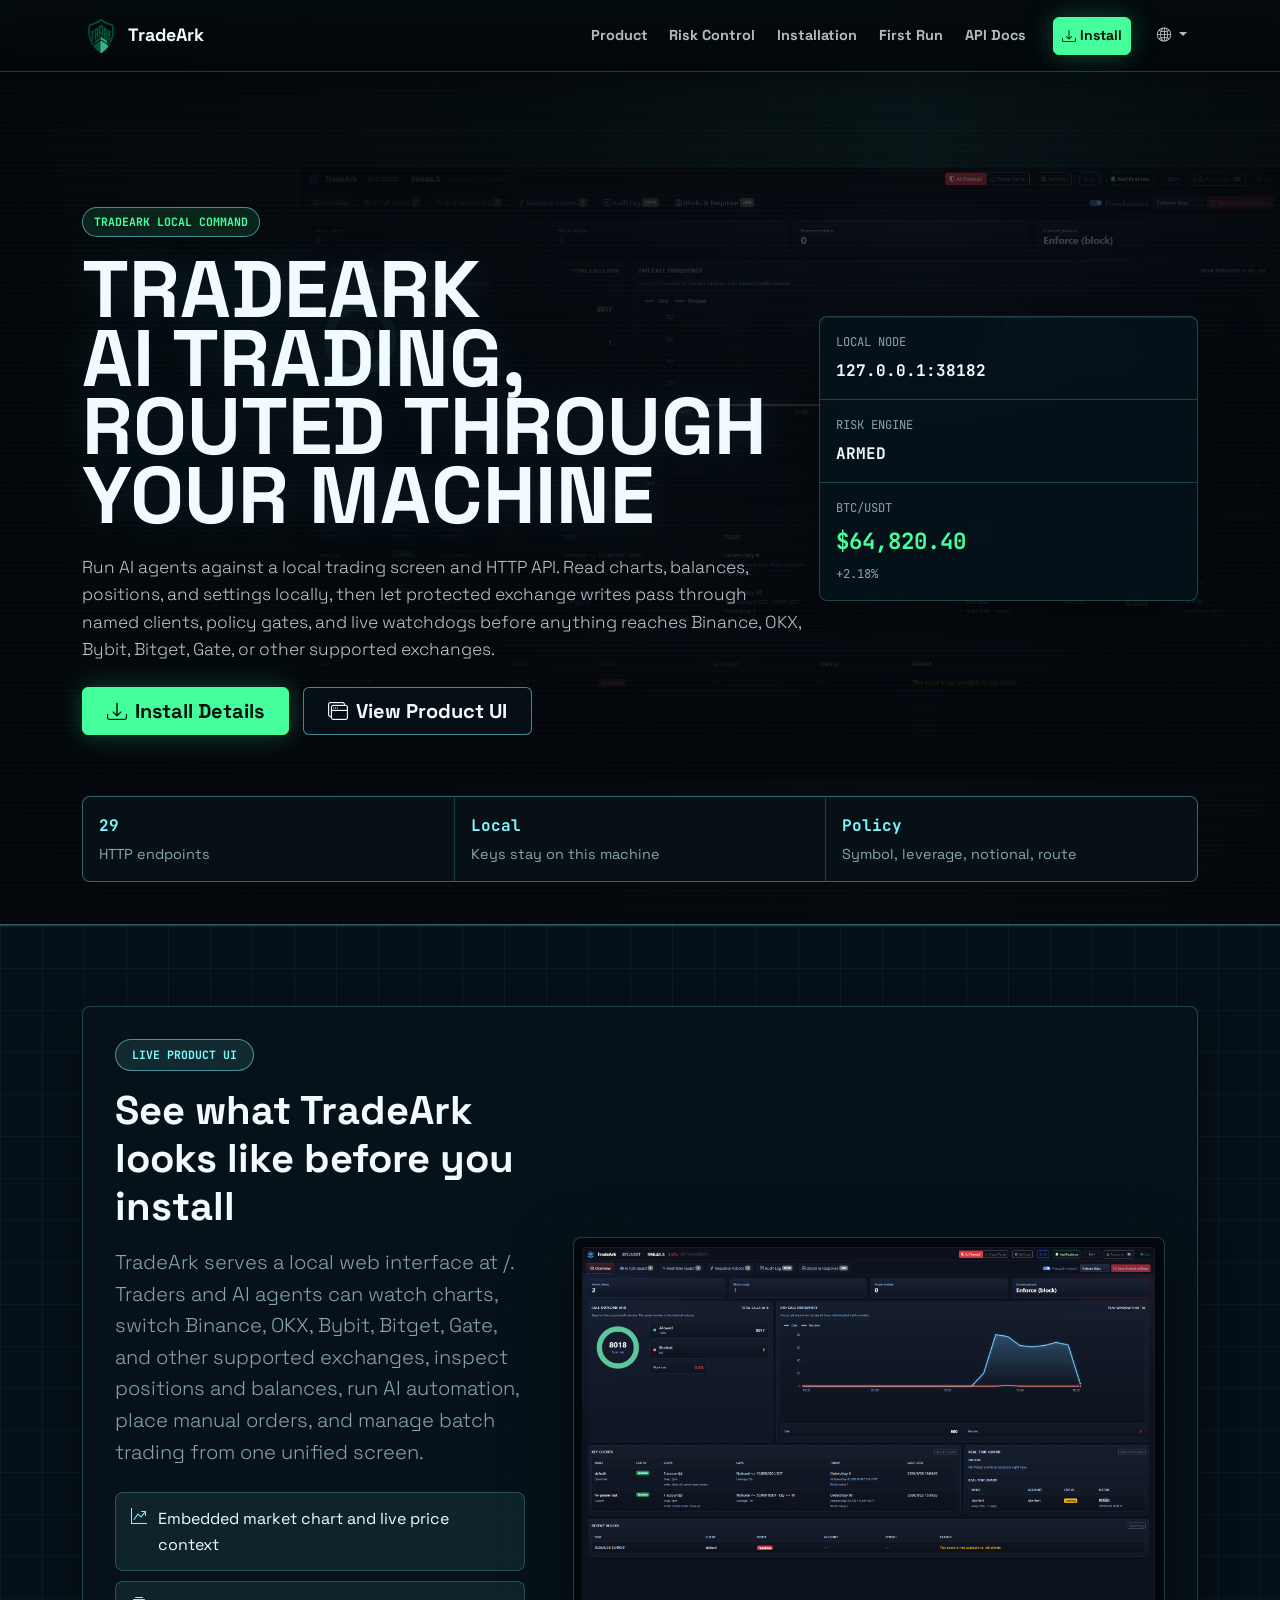
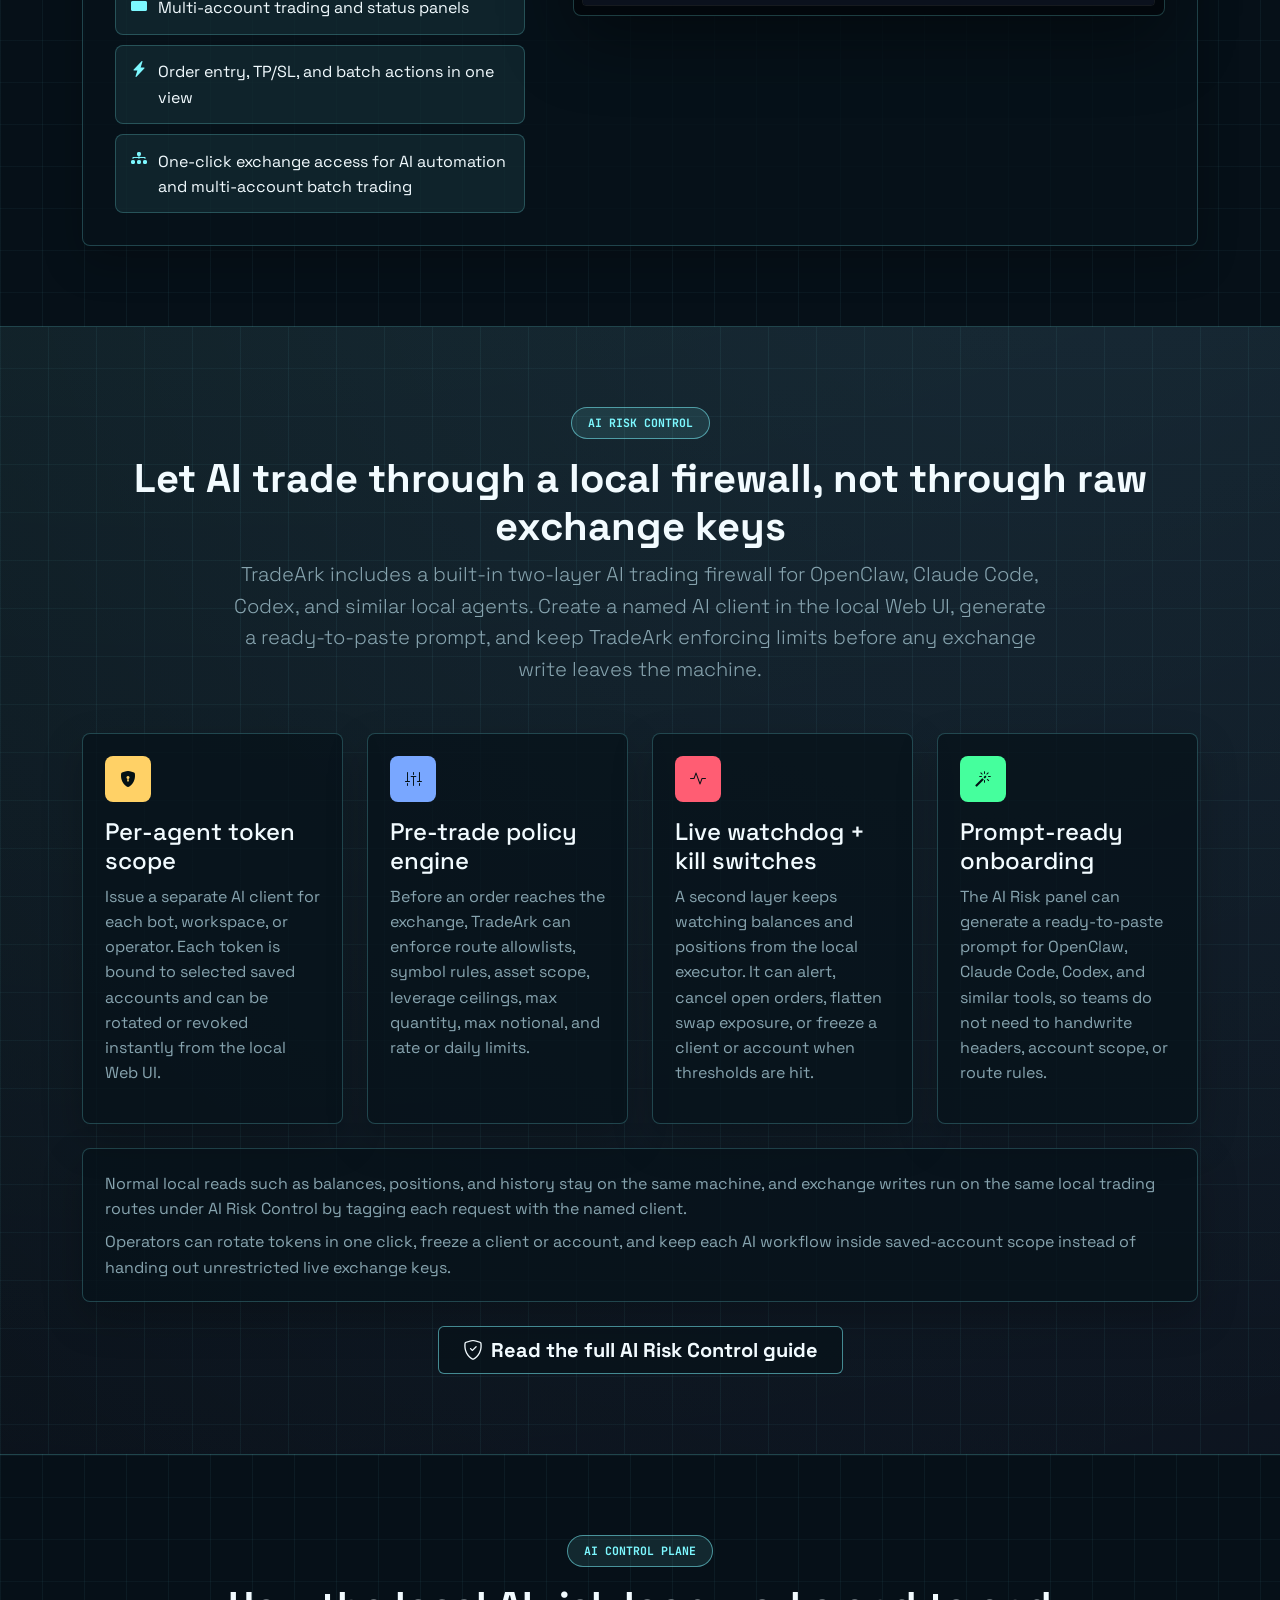
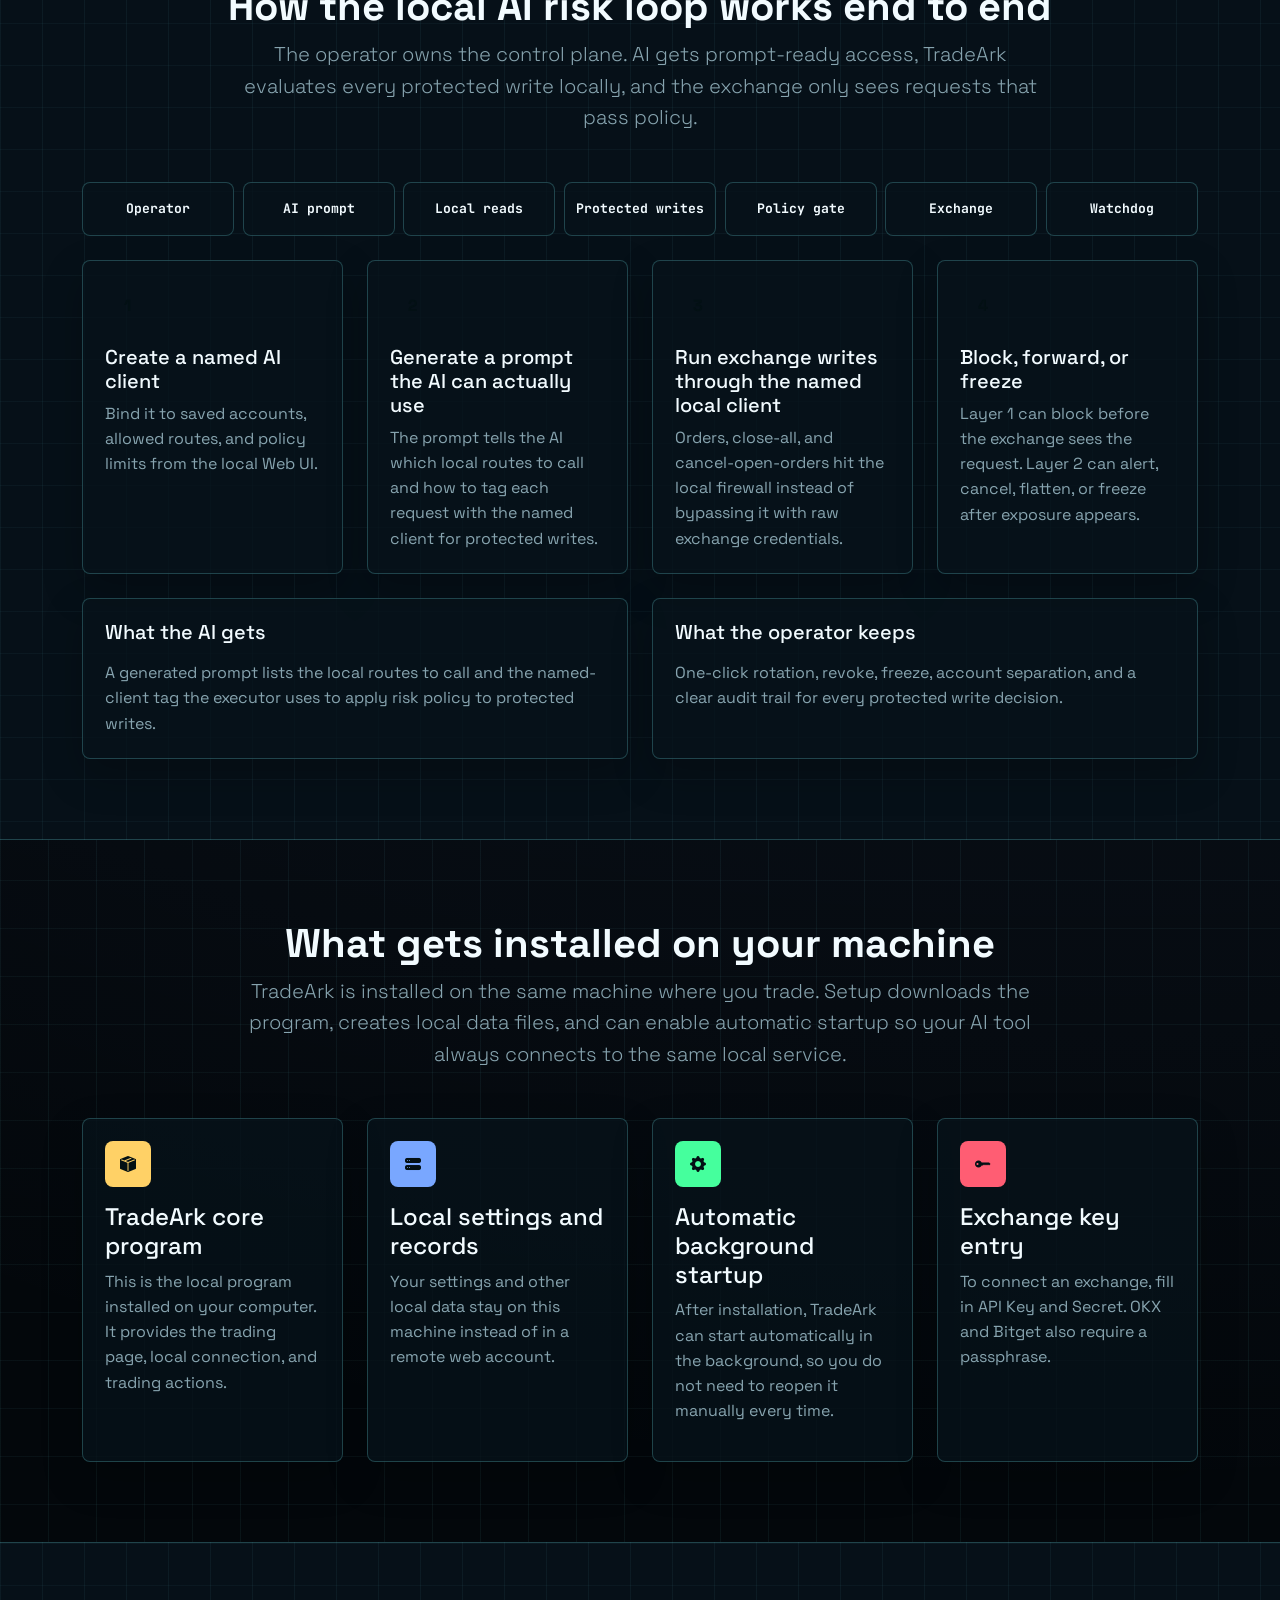
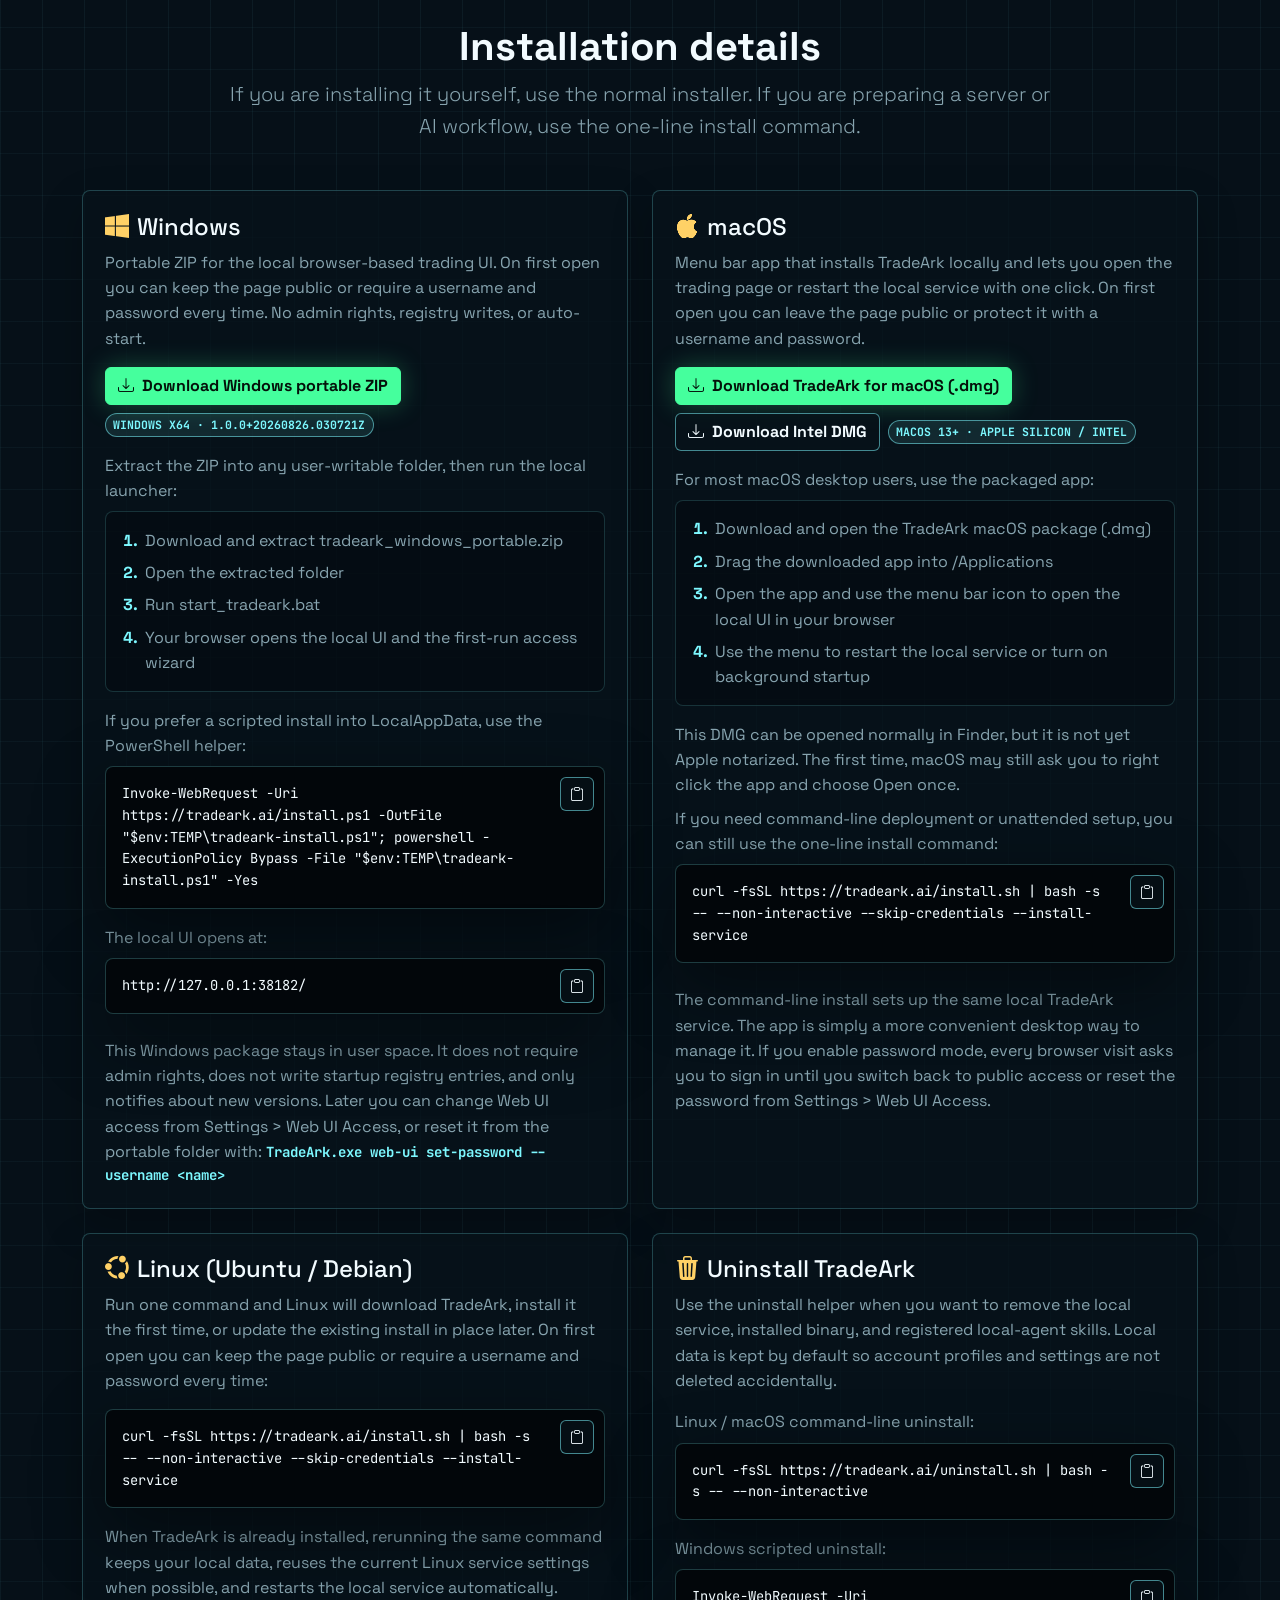
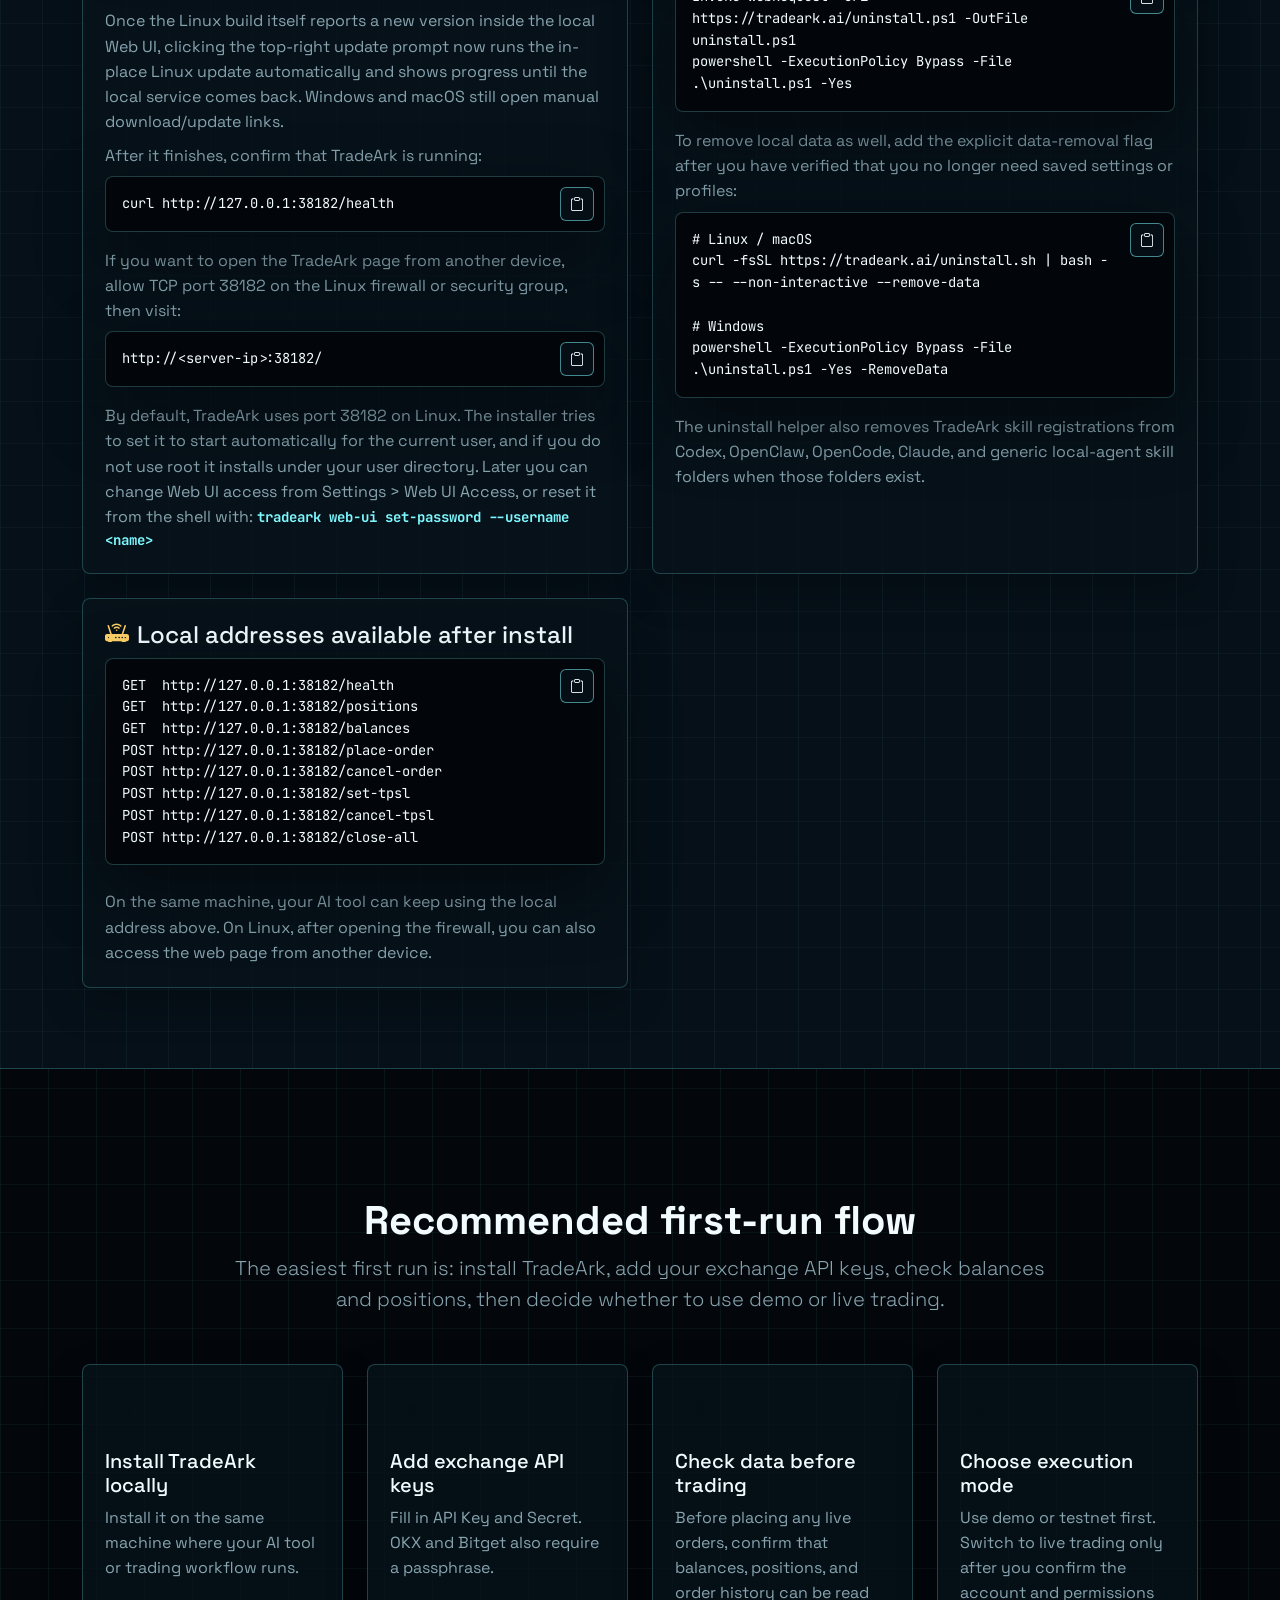
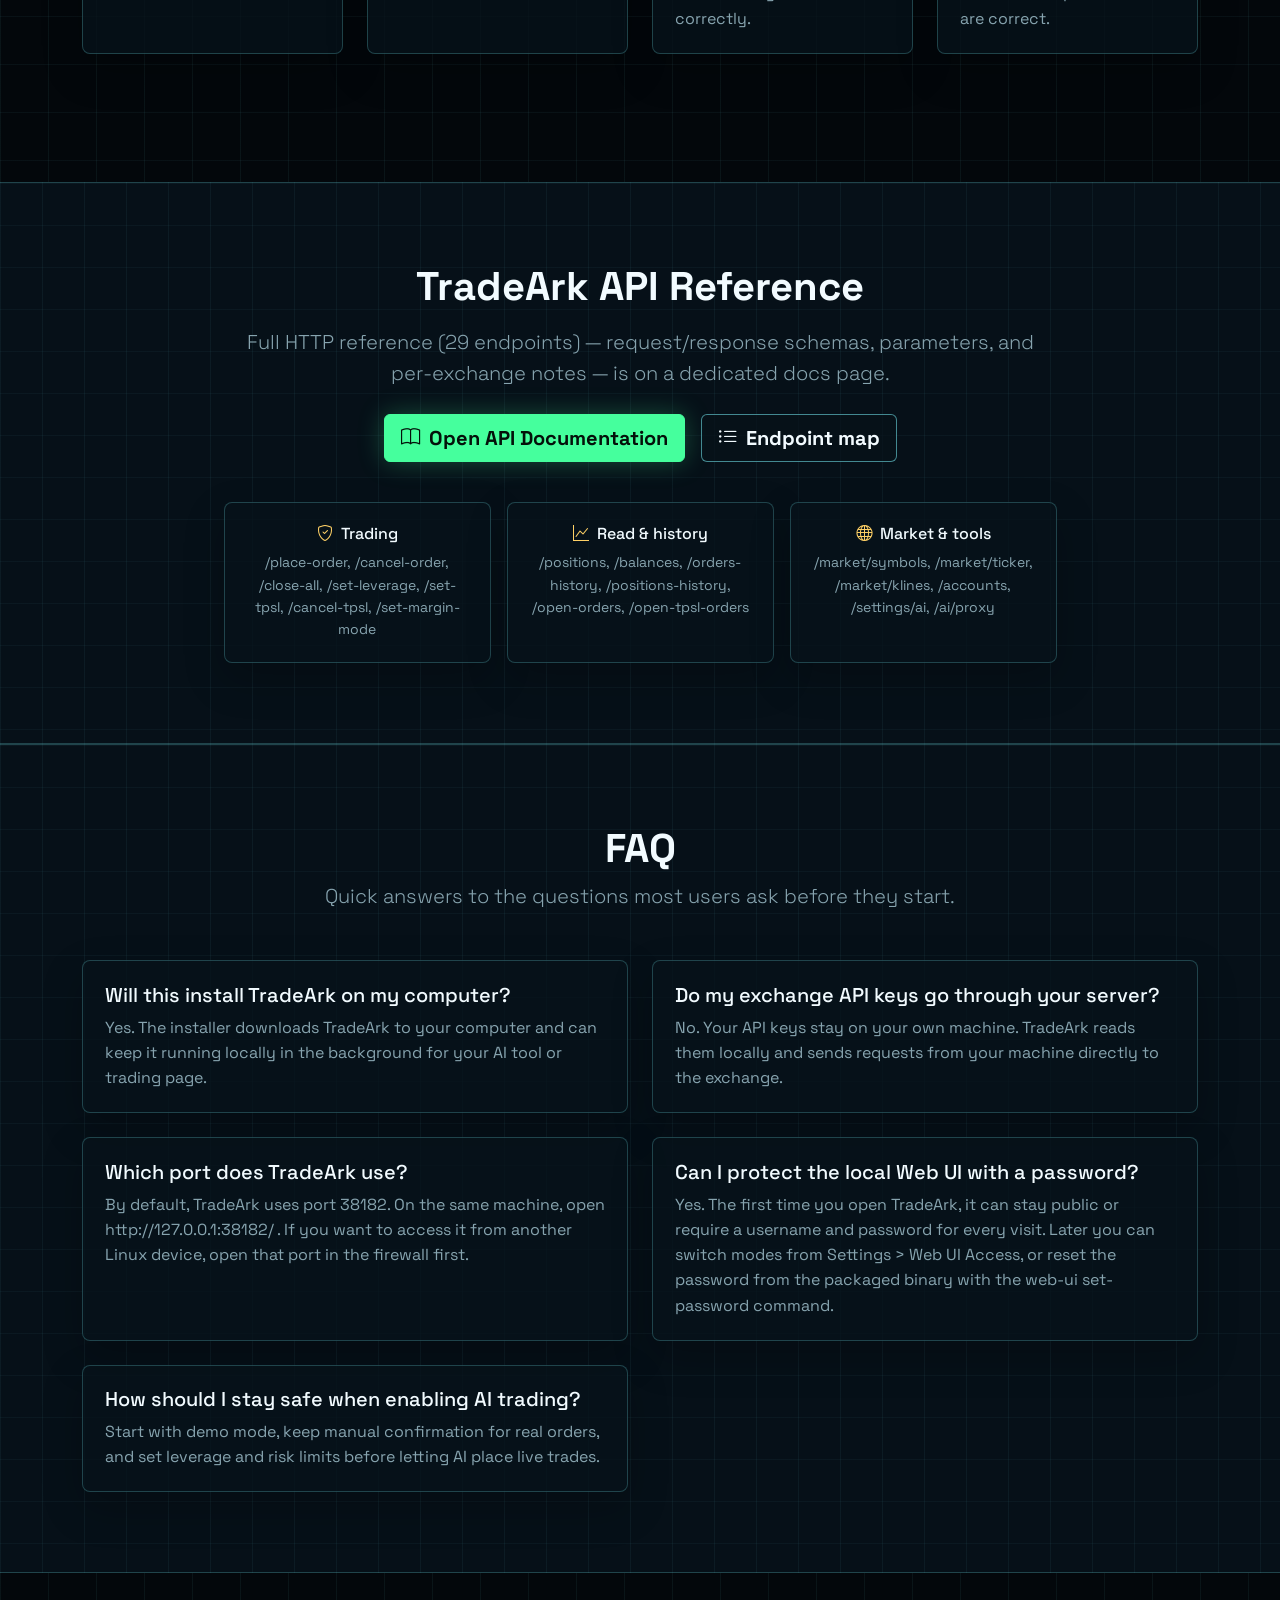
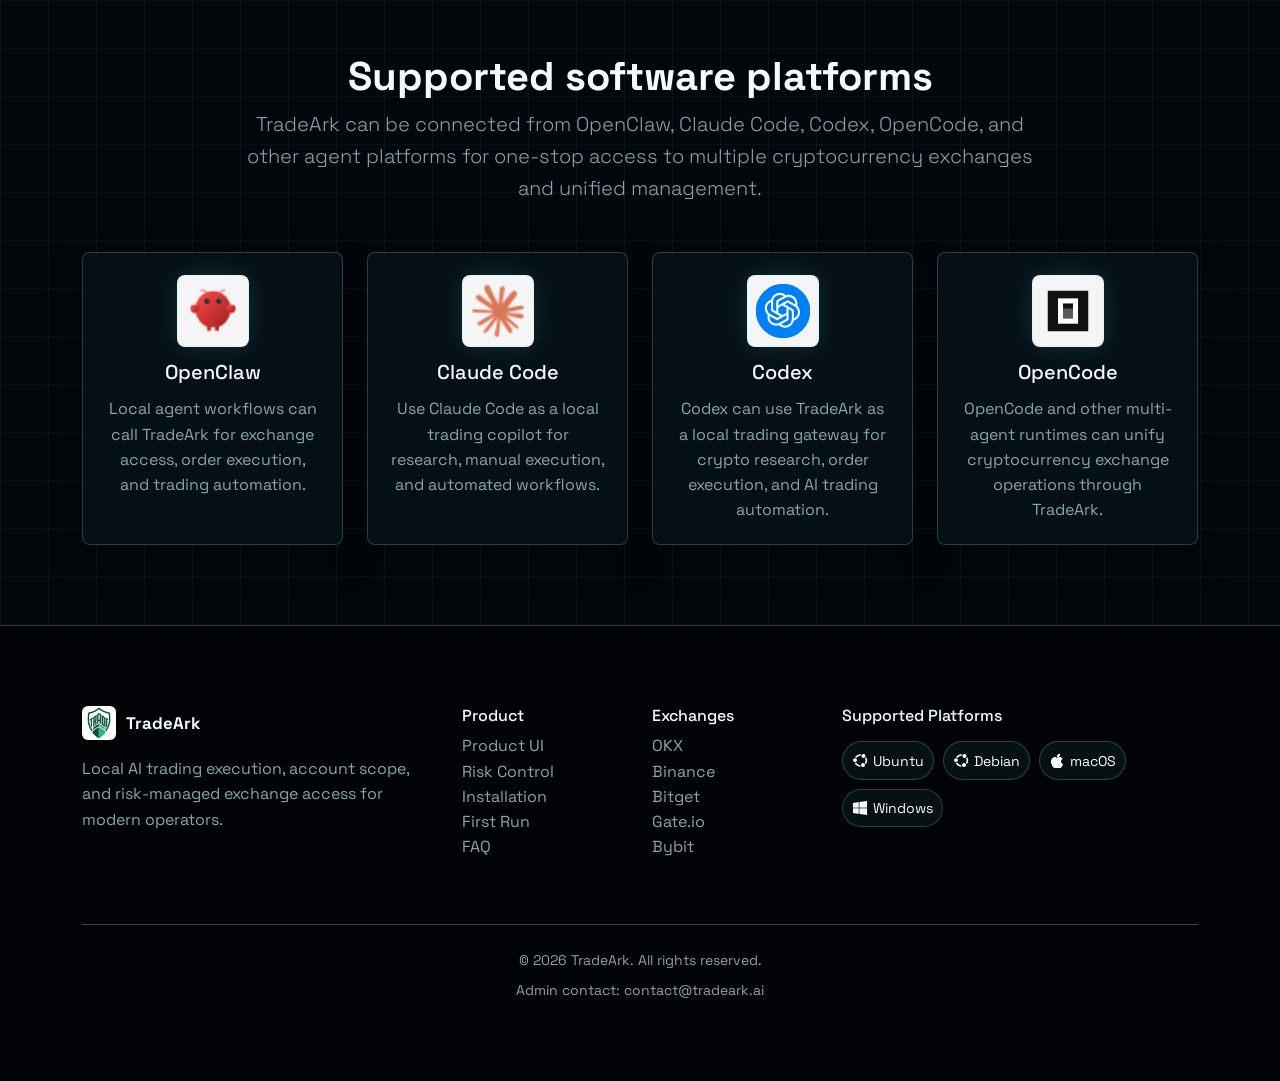
<file: index.html>
﻿﻿<!DOCTYPE html>
<html lang="en" data-bs-theme="light">
<head>
    <meta charset="UTF-8">
    <meta name="viewport" content="width=device-width, initial-scale=1.0">
    <title>TradeArk - Local Agent Trading Setup</title>
    <meta name="description" content="TradeArk is a local trading control room for AI agents, exchange execution, and risk-managed order routing.">
    <meta property="og:title" content="TradeArk">
    <meta property="og:description" content="Run AI trading through a local executor with account scope, policy checks, and operator control.">
    <meta property="og:type" content="website">
    <meta property="og:url" content="https://tradeark.ai/">
    <meta name="twitter:card" content="summary">
    <meta name="twitter:title" content="TradeArk">
    <meta name="twitter:description" content="Run AI trading through a local executor with account scope, policy checks, and operator control.">
    <link rel="canonical" href="https://tradeark.ai/">
    <link rel="icon" type="image/png" href="/static/img/tradeark_logo.png">
    
    <!-- Bootstrap 5 -->
    <link href="https://cdn.jsdelivr.net/npm/bootstrap@5.3.2/dist/css/bootstrap.min.css" rel="stylesheet">
    <!-- Bootstrap Icons -->
    <link href="https://cdn.jsdelivr.net/npm/bootstrap-icons@1.11.2/font/bootstrap-icons.css" rel="stylesheet">
    <!-- Google Fonts -->
    <link href="https://fonts.googleapis.com/css2?family=JetBrains+Mono:wght@500;700&family=Space+Grotesk:wght@400;500;600;700&display=swap" rel="stylesheet">
    <!-- Custom CSS -->
    <link href="/static/css/style.css?v=20260626-ops" rel="stylesheet">
    
</head>
<body>
    <!-- Navigation -->
    <nav class="navbar navbar-expand-lg fixed-top">
        <div class="container">
            <a class="navbar-brand d-flex align-items-center" href="/">
                <img src="/static/img/tradeark_logo.png" alt="TradeArk" height="36" class="me-2">
                <span class="fw-bold">TradeArk</span>
            </a>
            
            <button class="navbar-toggler" type="button" data-bs-toggle="collapse" data-bs-target="#navbarNav">
                <span class="navbar-toggler-icon"></span>
            </button>
            
            <div class="collapse navbar-collapse" id="navbarNav">
                <ul class="navbar-nav ms-auto align-items-center">
                    <li class="nav-item">
                        <a class="nav-link" href="/#product-ui">Product</a>
                    </li>
                    <li class="nav-item">
                        <a class="nav-link" href="/#ai-risk-control-home">Risk Control</a>
                    </li>
                    <li class="nav-item">
                        <a class="nav-link" href="/#install">Installation</a>
                    </li>
                    <li class="nav-item">
                        <a class="nav-link" href="/#flow">First Run</a>
                    </li>
                    <li class="nav-item">
                        <a class="nav-link" href="https://docs.tradeark.ai/">API Docs</a>
                    </li>
                    <li class="nav-item ms-lg-3">
                        <a class="btn btn-sm btn-warning nav-cta" href="/#install">
                            <i class="bi bi-download me-1"></i>Install
                        </a>
                    </li>
                    
                    <!-- Language Dropdown -->
                    <li class="nav-item dropdown ms-3">
                        <a class="nav-link dropdown-toggle" href="#" role="button" data-bs-toggle="dropdown">
                            <i class="bi bi-globe2"></i>
                        </a>
                        <ul class="dropdown-menu dropdown-menu-end">
                            <li>
                                <a class="dropdown-item active" href="/">English</a>
                            </li>
                            <li>
                                <a class="dropdown-item" href="/de/">Deutsch</a>
                            </li>
                            <li>
                                <a class="dropdown-item" href="/fr/">Français</a>
                            </li>
                            <li>
                                <a class="dropdown-item" href="/it/">Italiano</a>
                            </li>
                            <li>
                                <a class="dropdown-item" href="/ja/">日本語</a>
                            </li>
                            <li>
                                <a class="dropdown-item" href="/es/">Español</a>
                            </li>
                            <li>
                                <a class="dropdown-item" href="/pt/">Português</a>
                            </li>
                            <li>
                                <a class="dropdown-item" href="/zh-hans/">简体中文</a>
                            </li>
                            <li>
                                <a class="dropdown-item" href="/zh-hant/">繁體中文</a>
                            </li>
                        </ul>
                    </li>
                </ul>
            </div>
        </div>
    </nav>

    <!-- Main Content -->
    <main>
<section class="hero-section trade-ops-hero">
    <div class="hero-screen" aria-hidden="true"></div>
    <div class="hero-scanline" aria-hidden="true"></div>
    <div class="container hero-command-layout">
        <div class="hero-copy">
            <span class="eyebrow">TradeArk Local Command</span>
            <h1 class="display-4 fw-bold mb-4">
                <span class="hero-title-line">TradeArk</span>
                <span class="hero-title-line">AI trading, routed through your machine</span>
            </h1>
            <p class="lead mb-4">Run AI agents against a local trading screen and HTTP API. Read charts, balances, positions, and settings locally, then let protected exchange writes pass through named clients, policy gates, and live watchdogs before anything reaches Binance, OKX, Bybit, Bitget, Gate, or other supported exchanges.</p>
            <div class="hero-actions">
                <a href="#install" class="btn btn-warning btn-lg px-4">
                    <i class="bi bi-download me-2"></i>Install Details
                </a>
                <a href="#product-ui" class="btn btn-outline-dark btn-lg px-4">
                    <i class="bi bi-window-stack me-2"></i>View Product UI
                </a>
            </div>
        </div>
        <div class="hero-hud" aria-label="TradeArk live status preview">
            <div class="hud-row">
                <span>LOCAL NODE</span>
                <strong>127.0.0.1:38182</strong>
            </div>
            <div class="hud-row">
                <span>RISK ENGINE</span>
                <strong>ARMED</strong>
            </div>
            <div class="hud-row hud-row-market">
                <span>BTC/USDT</span>
                <strong>$64,820.40</strong>
                <em>+2.18%</em>
            </div>
        </div>
        <div class="hero-command-strip">
            <div>
                <strong>29</strong>
                <span>HTTP endpoints</span>
            </div>
            <div>
                <strong>Local</strong>
                <span>Keys stay on this machine</span>
            </div>
            <div>
                <strong>Policy</strong>
                <span>Symbol, leverage, notional, route</span>
            </div>
        </div>
    </div>
</section>

<section id="product-ui" class="py-5 bg-dark-gradient">
    <div class="container">
        <div class="skill-spotlight ui-showcase">
            <div class="row align-items-center g-4 g-lg-5">
                <div class="col-lg-5">
                    <span class="badge bg-warning text-dark mb-3 px-3 py-2">Live Product UI</span>
                    <h2 class="display-6 fw-bold mb-3">See what TradeArk looks like before you install</h2>
                    <p class="lead text-muted mb-4">TradeArk serves a local web interface at /. Traders and AI agents can watch charts, switch Binance, OKX, Bybit, Bitget, Gate, and other supported exchanges, inspect positions and balances, run AI automation, place manual orders, and manage batch trading from one unified screen.</p>
                    <div class="ui-showcase-metrics">
                        <div class="ui-showcase-chip">
                            <i class="bi bi-graph-up-arrow"></i>
                            <span>Embedded market chart and live price context</span>
                        </div>
                        <div class="ui-showcase-chip">
                            <i class="bi bi-collection-fill"></i>
                            <span>Multi-account trading and status panels</span>
                        </div>
                        <div class="ui-showcase-chip">
                            <i class="bi bi-lightning-charge-fill"></i>
                            <span>Order entry, TP/SL, and batch actions in one view</span>
                        </div>
                        <div class="ui-showcase-chip">
                            <i class="bi bi-diagram-3-fill"></i>
                            <span>One-click exchange access for AI automation and multi-account batch trading</span>
                        </div>
                    </div>
                </div>
                <div class="col-lg-7">
                    <div class="ui-showcase-frame">
                        <img
                            src="/static/img/tradeark-firewall-home.png"
                            alt="TradeArk trading UI screenshot"
                            class="img-fluid ui-showcase-image"
                            loading="lazy"
                        >
                    </div>
                </div>
            </div>
        </div>
    </div>
</section>

<section id="ai-risk-control-home" class="py-5">
    <div class="container">
        <div class="text-center mb-5">
            <span class="badge bg-warning text-dark mb-3 px-3 py-2">AI Risk Control</span>
            <h2 class="display-6 fw-bold">Let AI trade through a local firewall, not through raw exchange keys</h2>
            <p class="lead text-muted section-lead">TradeArk includes a built-in two-layer AI trading firewall for OpenClaw, Claude Code, Codex, and similar local agents. Create a named AI client in the local Web UI, generate a ready-to-paste prompt, and keep TradeArk enforcing limits before any exchange write leaves the machine.</p>
        </div>
        <div class="row g-4">
            <div class="col-md-6 col-xl-3">
                <div class="feature-card h-100">
                    <div class="feature-icon bg-gradient-warning">
                        <i class="bi bi-shield-lock-fill"></i>
                    </div>
                    <h4>Per-agent token scope</h4>
                    <p class="text-muted">Issue a separate AI client for each bot, workspace, or operator. Each token is bound to selected saved accounts and can be rotated or revoked instantly from the local Web UI.</p>
                </div>
            </div>
            <div class="col-md-6 col-xl-3">
                <div class="feature-card h-100">
                    <div class="feature-icon bg-gradient-info">
                        <i class="bi bi-sliders2-vertical"></i>
                    </div>
                    <h4>Pre-trade policy engine</h4>
                    <p class="text-muted">Before an order reaches the exchange, TradeArk can enforce route allowlists, symbol rules, asset scope, leverage ceilings, max quantity, max notional, and rate or daily limits.</p>
                </div>
            </div>
            <div class="col-md-6 col-xl-3">
                <div class="feature-card h-100">
                    <div class="feature-icon bg-gradient-danger">
                        <i class="bi bi-activity"></i>
                    </div>
                    <h4>Live watchdog + kill switches</h4>
                    <p class="text-muted">A second layer keeps watching balances and positions from the local executor. It can alert, cancel open orders, flatten swap exposure, or freeze a client or account when thresholds are hit.</p>
                </div>
            </div>
            <div class="col-md-6 col-xl-3">
                <div class="feature-card h-100">
                    <div class="feature-icon bg-gradient-success">
                        <i class="bi bi-magic"></i>
                    </div>
                    <h4>Prompt-ready onboarding</h4>
                    <p class="text-muted">The AI Risk panel can generate a ready-to-paste prompt for OpenClaw, Claude Code, Codex, and similar tools, so teams do not need to handwrite headers, account scope, or route rules.</p>
                </div>
            </div>
        </div>
        <div class="doc-note mt-4">
            <p class="text-muted mb-2">Normal local reads such as balances, positions, and history stay on the same machine, and exchange writes run on the same local trading routes under AI Risk Control by tagging each request with the named client.</p>
            <p class="text-muted mb-0">Operators can rotate tokens in one click, freeze a client or account, and keep each AI workflow inside saved-account scope instead of handing out unrestricted live exchange keys.</p>
        </div>
        <div class="text-center mt-4">
            <a href="https://docs.tradeark.ai/#ai-risk-control" class="btn btn-outline-warning btn-lg px-4">
                <i class="bi bi-shield-check me-2"></i>Read the full AI Risk Control guide
            </a>
        </div>
    </div>
</section>

<section id="ai-risk-workflow" class="py-5 bg-dark-gradient">
    <div class="container">
        <div class="text-center mb-5">
            <span class="badge bg-warning text-dark mb-3 px-3 py-2">AI Control Plane</span>
            <h2 class="display-6 fw-bold">How the local AI risk loop works end to end</h2>
            <p class="lead text-muted section-lead">The operator owns the control plane. AI gets prompt-ready access, TradeArk evaluates every protected write locally, and the exchange only sees requests that pass policy.</p>
        </div>
        <div class="risk-flow-track mb-4">
            <span class="risk-flow-node">Operator</span>
            <span class="risk-flow-arrow" aria-hidden="true">-&gt;</span>
            <span class="risk-flow-node">AI prompt</span>
            <span class="risk-flow-arrow" aria-hidden="true">-&gt;</span>
            <span class="risk-flow-node">Local reads</span>
            <span class="risk-flow-arrow" aria-hidden="true">-&gt;</span>
            <span class="risk-flow-node">Protected writes</span>
            <span class="risk-flow-arrow" aria-hidden="true">-&gt;</span>
            <span class="risk-flow-node">Policy gate</span>
            <span class="risk-flow-arrow" aria-hidden="true">-&gt;</span>
            <span class="risk-flow-node">Exchange</span>
            <span class="risk-flow-arrow" aria-hidden="true">-&gt;</span>
            <span class="risk-flow-node">Watchdog</span>
        </div>
        <div class="row g-4 mb-4">
            <div class="col-md-6 col-xl-3">
                <div class="step-card h-100">
                    <div class="risk-step-badge mb-3">1</div>
                    <h5>Create a named AI client</h5>
                    <p class="text-muted mb-0">Bind it to saved accounts, allowed routes, and policy limits from the local Web UI.</p>
                </div>
            </div>
            <div class="col-md-6 col-xl-3">
                <div class="step-card h-100">
                    <div class="risk-step-badge mb-3">2</div>
                    <h5>Generate a prompt the AI can actually use</h5>
                    <p class="text-muted mb-0">The prompt tells the AI which local routes to call and how to tag each request with the named client for protected writes.</p>
                </div>
            </div>
            <div class="col-md-6 col-xl-3">
                <div class="step-card h-100">
                    <div class="risk-step-badge mb-3">3</div>
                    <h5>Run exchange writes through the named local client</h5>
                    <p class="text-muted mb-0">Orders, close-all, and cancel-open-orders hit the local firewall instead of bypassing it with raw exchange credentials.</p>
                </div>
            </div>
            <div class="col-md-6 col-xl-3">
                <div class="step-card h-100">
                    <div class="risk-step-badge mb-3">4</div>
                    <h5>Block, forward, or freeze</h5>
                    <p class="text-muted mb-0">Layer 1 can block before the exchange sees the request. Layer 2 can alert, cancel, flatten, or freeze after exposure appears.</p>
                </div>
            </div>
        </div>
        <div class="row g-4">
            <div class="col-lg-6">
                <div class="doc-note h-100">
                    <h5 class="mb-3">What the AI gets</h5>
                    <p class="text-muted mb-0">A generated prompt lists the local routes to call and the named-client tag the executor uses to apply risk policy to protected writes.</p>
                </div>
            </div>
            <div class="col-lg-6">
                <div class="doc-note h-100">
                    <h5 class="mb-3">What the operator keeps</h5>
                    <p class="text-muted mb-0">One-click rotation, revoke, freeze, account separation, and a clear audit trail for every protected write decision.</p>
                </div>
            </div>
        </div>
    </div>
</section>

<section id="overview" class="py-5">
    <div class="container">
        <div class="text-center mb-5">
            <h2 class="display-6 fw-bold">What gets installed on your machine</h2>
            <p class="lead text-muted section-lead">TradeArk is installed on the same machine where you trade. Setup downloads the program, creates local data files, and can enable automatic startup so your AI tool always connects to the same local service.</p>
        </div>
        <div class="row g-4">
            <div class="col-md-6 col-xl-3">
                <div class="feature-card h-100">
                    <div class="feature-icon bg-gradient-warning">
                        <i class="bi bi-box-seam-fill"></i>
                    </div>
                    <h4>TradeArk core program</h4>
                    <p class="text-muted">This is the local program installed on your computer. It provides the trading page, local connection, and trading actions.</p>
                </div>
            </div>
            <div class="col-md-6 col-xl-3">
                <div class="feature-card h-100">
                    <div class="feature-icon bg-gradient-info">
                        <i class="bi bi-hdd-stack-fill"></i>
                    </div>
                    <h4>Local settings and records</h4>
                    <p class="text-muted">Your settings and other local data stay on this machine instead of in a remote web account.</p>
                </div>
            </div>
            <div class="col-md-6 col-xl-3">
                <div class="feature-card h-100">
                    <div class="feature-icon bg-gradient-success">
                        <i class="bi bi-gear-fill"></i>
                    </div>
                    <h4>Automatic background startup</h4>
                    <p class="text-muted">After installation, TradeArk can start automatically in the background, so you do not need to reopen it manually every time.</p>
                </div>
            </div>
            <div class="col-md-6 col-xl-3">
                <div class="feature-card h-100">
                    <div class="feature-icon bg-gradient-danger">
                        <i class="bi bi-key-fill"></i>
                    </div>
                    <h4>Exchange key entry</h4>
                    <p class="text-muted">To connect an exchange, fill in API Key and Secret. OKX and Bitget also require a passphrase.</p>
                </div>
            </div>
        </div>
    </div>
</section>

<section id="install" class="py-5 bg-dark-gradient">
    <div class="container">
        <div class="text-center mb-5">
            <h2 class="display-6 fw-bold">Installation details</h2>
            <p class="lead text-muted section-lead">If you are installing it yourself, use the normal installer. If you are preparing a server or AI workflow, use the one-line install command.</p>
        </div>
        <div class="row g-4">
            <div class="col-lg-6">
                <div class="install-platform-card h-100">
                    <h4><i class="bi bi-windows text-warning me-2"></i>Windows</h4>
                    <p class="text-muted">Portable ZIP for the local browser-based trading UI. On first open you can keep the page public or require a username and password every time. No admin rights, registry writes, or auto-start.</p>
                    <div class="d-flex gap-2 flex-wrap mb-3">
                        <a href="https://tradeark.ai/releases/latest/tradeark_windows_portable.zip" class="btn btn-warning"><i class="bi bi-download me-2"></i>Download Windows portable ZIP</a>
                        <span class="badge bg-secondary align-self-center">Windows x64 · 1.0.0+20260826.030721Z</span>
                    </div>
                    <p class="text-muted mb-2">Extract the ZIP into any user-writable folder, then run the local launcher:</p>
                    <ol class="install-steps-list mb-3">
                        <li>Download and extract tradeark_windows_portable.zip</li>
                        <li>Open the extracted folder</li>
                        <li>Run start_tradeark.bat</li>
                        <li>Your browser opens the local UI and the first-run access wizard</li>
                    </ol>
                    <p class="text-muted mb-2">If you prefer a scripted install into LocalAppData, use the PowerShell helper:</p>
                    <div class="code-block mb-3 position-relative command-copy-block">
                        <pre class="mb-0 guide-code">Invoke-WebRequest -Uri https://tradeark.ai/install.ps1 -OutFile "$env:TEMP\tradeark-install.ps1"; powershell -ExecutionPolicy Bypass -File "$env:TEMP\tradeark-install.ps1" -Yes</pre>
                        <button type="button" class="btn btn-sm btn-outline-warning copy-btn" title="Copy" aria-label="Copy" onclick="copyCodeBlock(this)">
                            <i class="bi bi-clipboard"></i>
                        </button>
                    </div>
                    <p class="text-muted mb-2">The local UI opens at:</p>
                    <div class="code-block mb-4 position-relative command-copy-block">
                        <pre class="mb-0 guide-code">http://127.0.0.1:38182/</pre>
                        <button type="button" class="btn btn-sm btn-outline-warning copy-btn" title="Copy" aria-label="Copy" onclick="copyCodeBlock(this)">
                            <i class="bi bi-clipboard"></i>
                        </button>
                    </div>
                    <p class="text-muted mb-0">This Windows package stays in user space. It does not require admin rights, does not write startup registry entries, and only notifies about new versions. Later you can change Web UI access from Settings &gt; Web UI Access, or reset it from the portable folder with: <code>TradeArk.exe web-ui set-password --username &lt;name&gt;</code></p>
                </div>
            </div>
            <div class="col-lg-6">
                <div class="install-platform-card h-100">
                    <h4><i class="bi bi-apple text-warning me-2"></i>macOS</h4>
                    <p class="text-muted">Menu bar app that installs TradeArk locally and lets you open the trading page or restart the local service with one click. On first open you can leave the page public or protect it with a username and password.</p>
                    <div class="d-flex gap-2 flex-wrap mb-3">
                        <a href="https://tradeark.ai/releases/latest/signal_executor_darwin_arm64.dmg" class="btn btn-warning"><i class="bi bi-download me-2"></i>Download TradeArk for macOS (.dmg)</a>
                        <a href="https://tradeark.ai/releases/latest/signal_executor_darwin_amd64.dmg" class="btn btn-outline-light"><i class="bi bi-download me-2"></i>Download Intel DMG</a>
                        <span class="badge bg-secondary align-self-center">macOS 13+ · Apple Silicon / Intel</span>
                    </div>
                    <p class="text-muted mb-2">For most macOS desktop users, use the packaged app:</p>
                    <ol class="install-steps-list mb-3">
                        <li>Download and open the TradeArk macOS package (.dmg)</li>
                        <li>Drag the downloaded app into /Applications</li>
                        <li>Open the app and use the menu bar icon to open the local UI in your browser</li>
                        <li>Use the menu to restart the local service or turn on background startup</li>
                    </ol>
                    <p class="text-muted mb-2">This DMG can be opened normally in Finder, but it is not yet Apple notarized. The first time, macOS may still ask you to right click the app and choose Open once.</p>
                    <p class="text-muted mb-2">If you need command-line deployment or unattended setup, you can still use the one-line install command:</p>
                    <div class="code-block mb-4 position-relative command-copy-block">
                        <pre class="mb-0 guide-code">curl -fsSL https://tradeark.ai/install.sh | bash -s -- --non-interactive --skip-credentials --install-service</pre>
                        <button type="button" class="btn btn-sm btn-outline-warning copy-btn" title="Copy" aria-label="Copy" onclick="copyCodeBlock(this)">
                            <i class="bi bi-clipboard"></i>
                        </button>
                    </div>
                    <p class="text-muted mb-0">The command-line install sets up the same local TradeArk service. The app is simply a more convenient desktop way to manage it. If you enable password mode, every browser visit asks you to sign in until you switch back to public access or reset the password from Settings &gt; Web UI Access.</p>
                </div>
            </div>
            <div class="col-lg-6">
                <div class="install-platform-card h-100">
                    <h4><i class="bi bi-ubuntu text-warning me-2"></i>Linux (Ubuntu / Debian)</h4>
                    <p class="text-muted">Run one command and Linux will download TradeArk, install it the first time, or update the existing install in place later. On first open you can keep the page public or require a username and password every time:</p>
                    <div class="code-block mb-3 position-relative command-copy-block">
                        <pre class="mb-0 guide-code">curl -fsSL https://tradeark.ai/install.sh | bash -s -- --non-interactive --skip-credentials --install-service</pre>
                        <button type="button" class="btn btn-sm btn-outline-warning copy-btn" title="Copy" aria-label="Copy" onclick="copyCodeBlock(this)">
                            <i class="bi bi-clipboard"></i>
                        </button>
                    </div>
                    <p class="text-muted mb-2">When TradeArk is already installed, rerunning the same command keeps your local data, reuses the current Linux service settings when possible, and restarts the local service automatically.</p>
                    <p class="text-muted mb-2">Once the Linux build itself reports a new version inside the local Web UI, clicking the top-right update prompt now runs the in-place Linux update automatically and shows progress until the local service comes back. Windows and macOS still open manual download/update links.</p>
                    <p class="text-muted mb-2">After it finishes, confirm that TradeArk is running:</p>
                    <div class="code-block mb-3 position-relative command-copy-block">
                        <pre class="mb-0 guide-code">curl http://127.0.0.1:38182/health</pre>
                        <button type="button" class="btn btn-sm btn-outline-warning copy-btn" title="Copy" aria-label="Copy" onclick="copyCodeBlock(this)">
                            <i class="bi bi-clipboard"></i>
                        </button>
                    </div>
                    <p class="text-muted mb-2">If you want to open the TradeArk page from another device, allow TCP port 38182 on the Linux firewall or security group, then visit:</p>
                    <div class="code-block mb-3 position-relative command-copy-block">
                        <pre class="mb-0 guide-code">http://&lt;server-ip&gt;:38182/</pre>
                        <button type="button" class="btn btn-sm btn-outline-warning copy-btn" title="Copy" aria-label="Copy" onclick="copyCodeBlock(this)">
                            <i class="bi bi-clipboard"></i>
                        </button>
                    </div>
                    <p class="text-muted mb-0">By default, TradeArk uses port 38182 on Linux. The installer tries to set it to start automatically for the current user, and if you do not use root it installs under your user directory. Later you can change Web UI access from Settings &gt; Web UI Access, or reset it from the shell with: <code>tradeark web-ui set-password --username &lt;name&gt;</code></p>
                </div>
            </div>
            <div class="col-lg-6">
                <div class="install-platform-card h-100">
                    <h4><i class="bi bi-trash3-fill text-warning me-2"></i>Uninstall TradeArk</h4>
                    <p class="text-muted">Use the uninstall helper when you want to remove the local service, installed binary, and registered local-agent skills. Local data is kept by default so account profiles and settings are not deleted accidentally.</p>
                    <p class="text-muted mb-2">Linux / macOS command-line uninstall:</p>
                    <div class="code-block mb-3 position-relative command-copy-block">
                        <pre class="mb-0 guide-code">curl -fsSL https://tradeark.ai/uninstall.sh | bash -s -- --non-interactive</pre>
                        <button type="button" class="btn btn-sm btn-outline-warning copy-btn" title="Copy" aria-label="Copy" onclick="copyCodeBlock(this)">
                            <i class="bi bi-clipboard"></i>
                        </button>
                    </div>
                    <p class="text-muted mb-2">Windows scripted uninstall:</p>
                    <div class="code-block mb-3 position-relative command-copy-block">
                        <pre class="mb-0 guide-code">Invoke-WebRequest -Uri https://tradeark.ai/uninstall.ps1 -OutFile uninstall.ps1
powershell -ExecutionPolicy Bypass -File .\uninstall.ps1 -Yes</pre>
                        <button type="button" class="btn btn-sm btn-outline-warning copy-btn" title="Copy" aria-label="Copy" onclick="copyCodeBlock(this)">
                            <i class="bi bi-clipboard"></i>
                        </button>
                    </div>
                    <p class="text-muted mb-2">To remove local data as well, add the explicit data-removal flag after you have verified that you no longer need saved settings or profiles:</p>
                    <div class="code-block mb-3 position-relative command-copy-block">
                        <pre class="mb-0 guide-code"># Linux / macOS
curl -fsSL https://tradeark.ai/uninstall.sh | bash -s -- --non-interactive --remove-data

# Windows
powershell -ExecutionPolicy Bypass -File .\uninstall.ps1 -Yes -RemoveData</pre>
                        <button type="button" class="btn btn-sm btn-outline-warning copy-btn" title="Copy" aria-label="Copy" onclick="copyCodeBlock(this)">
                            <i class="bi bi-clipboard"></i>
                        </button>
                    </div>
                    <p class="text-muted mb-0">The uninstall helper also removes TradeArk skill registrations from Codex, OpenClaw, OpenCode, Claude, and generic local-agent skill folders when those folders exist.</p>
                </div>
            </div>
            <div class="col-lg-6">
                <div class="install-platform-card h-100">
                    <h4><i class="bi bi-router-fill text-warning me-2"></i>Local addresses available after install</h4>
                    <div class="code-block mb-4 position-relative command-copy-block">
                        <pre class="mb-0 guide-code">GET  http://127.0.0.1:38182/health
GET  http://127.0.0.1:38182/positions
GET  http://127.0.0.1:38182/balances
POST http://127.0.0.1:38182/place-order
POST http://127.0.0.1:38182/cancel-order
POST http://127.0.0.1:38182/set-tpsl
POST http://127.0.0.1:38182/cancel-tpsl
POST http://127.0.0.1:38182/close-all</pre>
                        <button type="button" class="btn btn-sm btn-outline-warning copy-btn" title="Copy" aria-label="Copy" onclick="copyCodeBlock(this)">
                            <i class="bi bi-clipboard"></i>
                        </button>
                    </div>
                    <p class="text-muted mb-0">On the same machine, your AI tool can keep using the local address above. On Linux, after opening the firewall, you can also access the web page from another device.</p>
                </div>
            </div>
        </div>
    </div>
</section>

<section id="flow" class="py-5 my-5">
    <div class="container">
        <div class="text-center mb-5">
            <h2 class="display-6 fw-bold">Recommended first-run flow</h2>
            <p class="lead text-muted section-lead">The easiest first run is: install TradeArk, add your exchange API keys, check balances and positions, then decide whether to use demo or live trading.</p>
        </div>
        <div class="row g-4">
            <div class="col-md-6 col-xl-3">
                <div class="step-card h-100">
                    <div class="step-number">1</div>
                    <h5>Install TradeArk locally</h5>
                    <p class="text-muted">Install it on the same machine where your AI tool or trading workflow runs.</p>
                </div>
            </div>
            <div class="col-md-6 col-xl-3">
                <div class="step-card h-100">
                    <div class="step-number">2</div>
                    <h5>Add exchange API keys</h5>
                    <p class="text-muted">Fill in API Key and Secret. OKX and Bitget also require a passphrase.</p>
                </div>
            </div>
            <div class="col-md-6 col-xl-3">
                <div class="step-card h-100">
                    <div class="step-number">3</div>
                    <h5>Check data before trading</h5>
                    <p class="text-muted">Before placing any live orders, confirm that balances, positions, and order history can be read correctly.</p>
                </div>
            </div>
            <div class="col-md-6 col-xl-3">
                <div class="step-card h-100">
                    <div class="step-number">4</div>
                    <h5>Choose execution mode</h5>
                    <p class="text-muted">Use demo or testnet first. Switch to live trading only after you confirm the account and permissions are correct.</p>
                </div>
            </div>
        </div>
    </div>
</section>

<section id="api-reference" class="py-5 bg-dark-gradient">
    <div class="container">
        <div class="text-center">
            <h2 class="display-6 fw-bold">TradeArk API Reference</h2>
            <p class="lead text-muted section-lead mt-3">Full HTTP reference (29 endpoints) — request/response schemas, parameters, and per-exchange notes — is on a dedicated docs page.</p>
            <div class="d-flex gap-3 justify-content-center flex-wrap mt-4">
                <a href="https://docs.tradeark.ai/" class="btn btn-warning btn-lg"><i class="bi bi-book me-2"></i>Open API Documentation</a>
                <a href="https://docs.tradeark.ai/#api-reference" class="btn btn-outline-light btn-lg"><i class="bi bi-list-ul me-2"></i>Endpoint map</a>
            </div>
            <div class="row g-3 justify-content-center mt-4">
                <div class="col-md-4 col-lg-3">
                    <div class="step-card h-100">
                        <h6 class="mb-2"><i class="bi bi-shield-check text-warning me-2"></i>Trading</h6>
                        <p class="text-muted small mb-0">/place-order, /cancel-order, /close-all, /set-leverage, /set-tpsl, /cancel-tpsl, /set-margin-mode</p>
                    </div>
                </div>
                <div class="col-md-4 col-lg-3">
                    <div class="step-card h-100">
                        <h6 class="mb-2"><i class="bi bi-graph-up text-warning me-2"></i>Read &amp; history</h6>
                        <p class="text-muted small mb-0">/positions, /balances, /orders-history, /positions-history, /open-orders, /open-tpsl-orders</p>
                    </div>
                </div>
                <div class="col-md-4 col-lg-3">
                    <div class="step-card h-100">
                        <h6 class="mb-2"><i class="bi bi-globe text-warning me-2"></i>Market &amp; tools</h6>
                        <p class="text-muted small mb-0">/market/symbols, /market/ticker, /market/klines, /accounts, /settings/ai, /ai/proxy</p>
                    </div>
                </div>
            </div>
        </div>
    </div>
</section>

<section id="faq" class="py-5 bg-dark-gradient">
    <div class="container">
        <div class="text-center mb-5">
            <h2 class="display-6 fw-bold">FAQ</h2>
            <p class="lead text-muted section-lead">Quick answers to the questions most users ask before they start.</p>
        </div>
        <div class="row g-4">
            <div class="col-lg-6">
                <div class="faq-card h-100">
                    <h5>Will this install TradeArk on my computer?</h5>
                    <p class="text-muted">Yes. The installer downloads TradeArk to your computer and can keep it running locally in the background for your AI tool or trading page.</p>
                </div>
            </div>
            <div class="col-lg-6">
                <div class="faq-card h-100">
                    <h5>Do my exchange API keys go through your server?</h5>
                    <p class="text-muted">No. Your API keys stay on your own machine. TradeArk reads them locally and sends requests from your machine directly to the exchange.</p>
                </div>
            </div>
            <div class="col-lg-6">
                <div class="faq-card h-100">
                    <h5>Which port does TradeArk use?</h5>
                    <p class="text-muted">By default, TradeArk uses port 38182. On the same machine, open http://127.0.0.1:38182/ . If you want to access it from another Linux device, open that port in the firewall first.</p>
                </div>
            </div>
            <div class="col-lg-6">
                <div class="faq-card h-100">
                    <h5>Can I protect the local Web UI with a password?</h5>
                    <p class="text-muted">Yes. The first time you open TradeArk, it can stay public or require a username and password for every visit. Later you can switch modes from Settings &gt; Web UI Access, or reset the password from the packaged binary with the web-ui set-password command.</p>
                </div>
            </div>
            <div class="col-lg-6">
                <div class="faq-card h-100">
                    <h5>How should I stay safe when enabling AI trading?</h5>
                    <p class="text-muted">Start with demo mode, keep manual confirmation for real orders, and set leverage and risk limits before letting AI place live trades.</p>
                </div>
            </div>
        </div>
    </div>
</section>

<section id="software-platforms" class="py-5">
    <div class="container">
        <div class="text-center mb-5">
            <h2 class="display-6 fw-bold">Supported software platforms</h2>
            <p class="lead text-muted section-lead">TradeArk can be connected from OpenClaw, Claude Code, Codex, OpenCode, and other agent platforms for one-stop access to multiple cryptocurrency exchanges and unified management.</p>
        </div>
        <div class="row g-4">
            <div class="col-md-6 col-lg-3">
                <div class="step-card h-100 text-center software-platform-card">
                    <div class="platform-logo-badge" aria-hidden="true">
                        <img src="/static/img/platforms/openclaw-favicon.png" alt="OpenClaw" class="platform-logo-image platform-logo-image--openclaw">
                    </div>
                    <h5 class="mb-2">OpenClaw</h5>
                    <p class="text-muted mb-0">Local agent workflows can call TradeArk for exchange access, order execution, and trading automation.</p>
                </div>
            </div>
            <div class="col-md-6 col-lg-3">
                <div class="step-card h-100 text-center software-platform-card">
                    <div class="platform-logo-badge" aria-hidden="true">
                        <img src="/static/img/platforms/claude-code.png" alt="Claude Code" class="platform-logo-image platform-logo-image--claude">
                    </div>
                    <h5 class="mb-2">Claude Code</h5>
                    <p class="text-muted mb-0">Use Claude Code as a local trading copilot for research, manual execution, and automated workflows.</p>
                </div>
            </div>
            <div class="col-md-6 col-lg-3">
                <div class="step-card h-100 text-center software-platform-card">
                    <div class="platform-logo-badge" aria-hidden="true">
                        <img src="/static/img/platforms/codex.svg" alt="Codex" class="platform-logo-image platform-logo-image--codex">
                    </div>
                    <h5 class="mb-2">Codex</h5>
                    <p class="text-muted mb-0">Codex can use TradeArk as a local trading gateway for crypto research, order execution, and AI trading automation.</p>
                </div>
            </div>
            <div class="col-md-6 col-lg-3">
                <div class="step-card h-100 text-center software-platform-card">
                    <div class="platform-logo-badge" aria-hidden="true">
                        <img src="/static/img/platforms/opencode.png" alt="OpenCode" class="platform-logo-image platform-logo-image--opencode">
                    </div>
                    <h5 class="mb-2">OpenCode</h5>
                    <p class="text-muted mb-0">OpenCode and other multi-agent runtimes can unify cryptocurrency exchange operations through TradeArk.</p>
                </div>
            </div>
        </div>
    </div>
</section>
    </main>

    <!-- Footer -->
    <footer class="footer py-5">
        <div class="container">
            <div class="row g-4">
                <div class="col-md-4 mb-4">
                    <div class="footer-brand mb-3">
                        <img src="/static/img/tradeark_logo.png" alt="TradeArk" height="34">
                        <span>TradeArk</span>
                    </div>
                    <p class="text-muted">Local AI trading execution, account scope, and risk-managed exchange access for modern operators.</p>
                </div>
                <div class="col-md-2 mb-4">
                    <h6>Product</h6>
                    <ul class="list-unstyled">
                        <li><a href="/#product-ui" class="text-muted">Product UI</a></li>
                        <li><a href="/#ai-risk-control-home" class="text-muted">Risk Control</a></li>
                        <li><a href="/#install" class="text-muted">Installation</a></li>
                        <li><a href="/#flow" class="text-muted">First Run</a></li>
                        <li><a href="/#faq" class="text-muted">FAQ</a></li>
                    </ul>
                </div>
                <div class="col-md-2 mb-4">
                    <h6>Exchanges</h6>
                    <ul class="list-unstyled">
                        <li><a href="#" class="text-muted">OKX</a></li>
                        <li><a href="#" class="text-muted">Binance</a></li>
                        <li><a href="#" class="text-muted">Bitget</a></li>
                        <li><a href="#" class="text-muted">Gate.io</a></li>
                        <li><a href="#" class="text-muted">Bybit</a></li>
                    </ul>
                </div>
                <div class="col-md-4 mb-4">
                    <h6>Supported Platforms</h6>
                    <div class="footer-platforms">
                        <span><i class="bi bi-ubuntu"></i> Ubuntu</span>
                        <span><i class="bi bi-ubuntu"></i> Debian</span>
                        <span><i class="bi bi-apple"></i> macOS</span>
                        <span><i class="bi bi-windows"></i> Windows</span>
                    </div>
                </div>
            </div>
            <hr class="my-4">
            <div class="text-center text-muted">
                <small>&copy; 2026 TradeArk. All rights reserved.</small>
                <div class="mt-2">
                    <small>Admin contact: <a href="mailto:contact@tradeark.ai" class="text-muted">contact@tradeark.ai</a></small>
                </div>
            </div>
        </div>
    </footer>

    <!-- Bootstrap JS -->
    <script src="https://cdn.jsdelivr.net/npm/bootstrap@5.3.2/dist/js/bootstrap.bundle.min.js"></script>
    <!-- Custom JS (cache busted) -->
    <script src="/static/js/main.js?v=20260628-copy"></script>
    
</body>
</html>
</file>
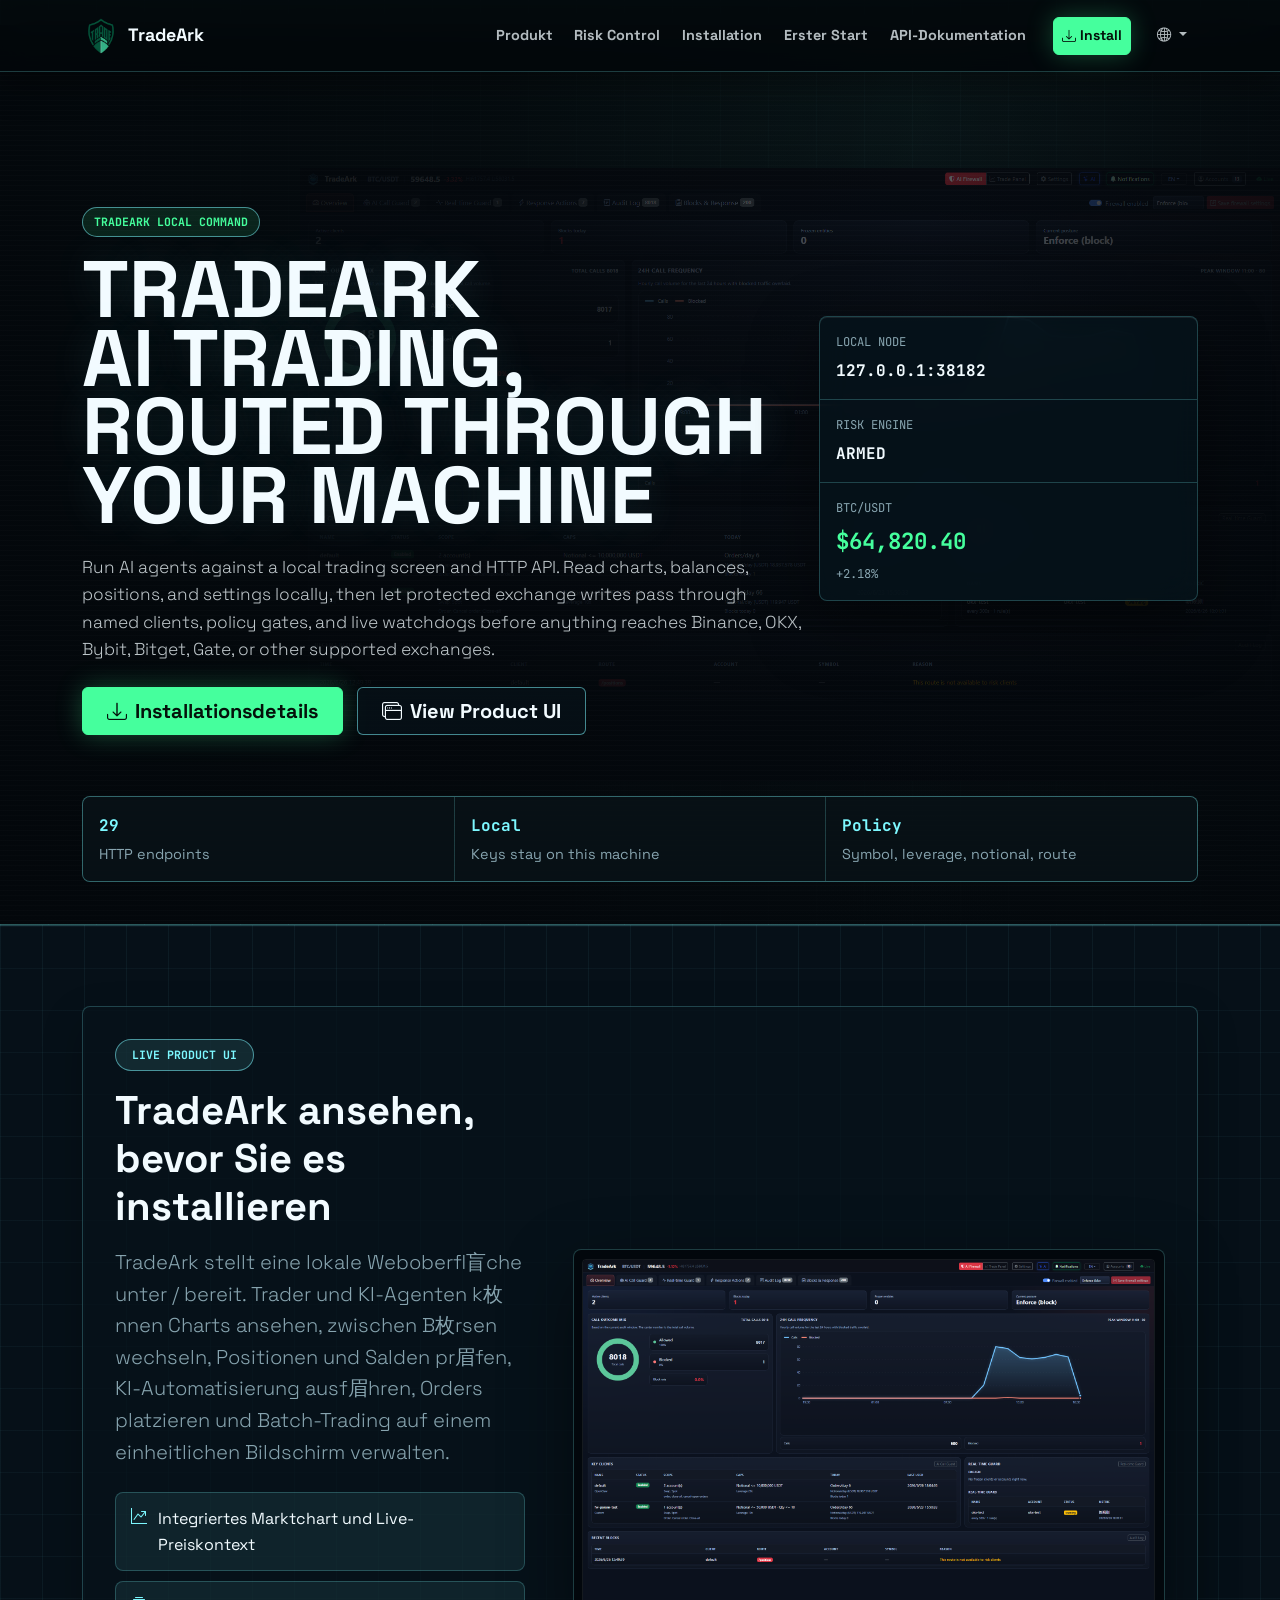
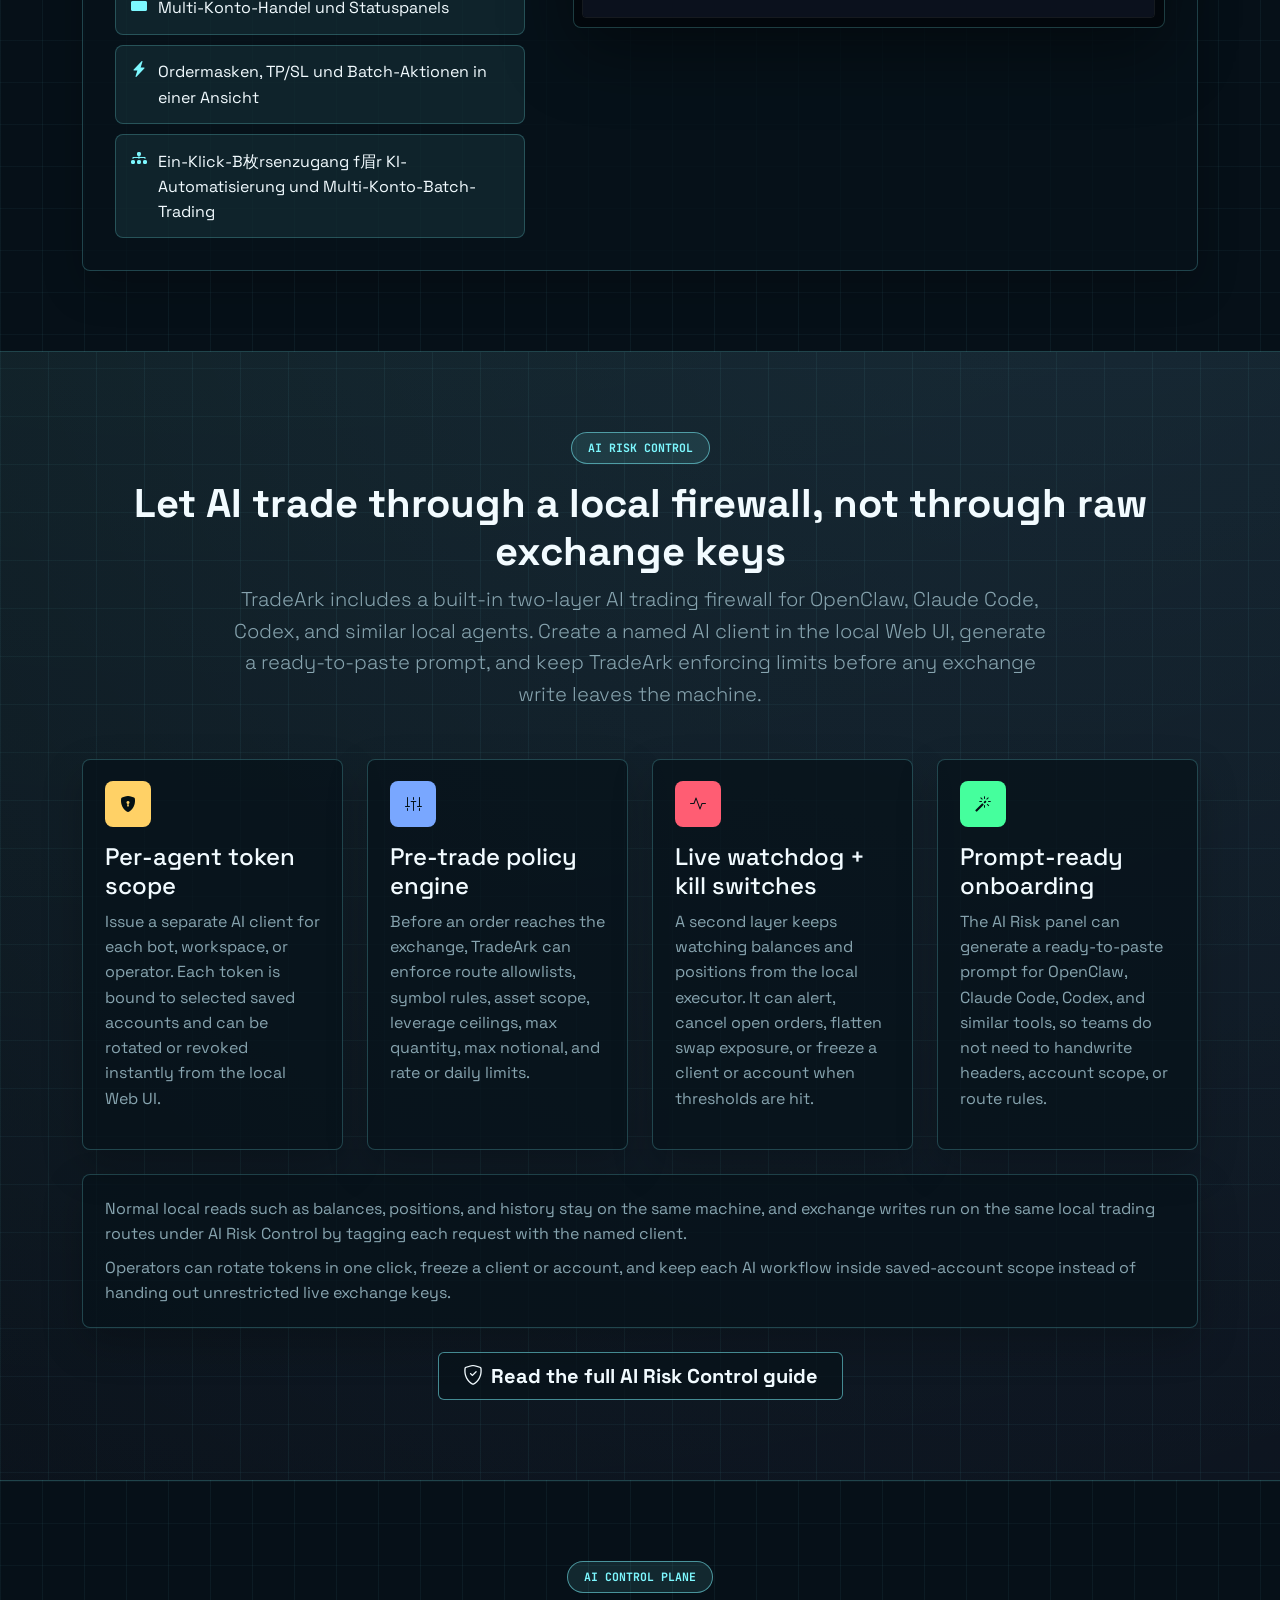
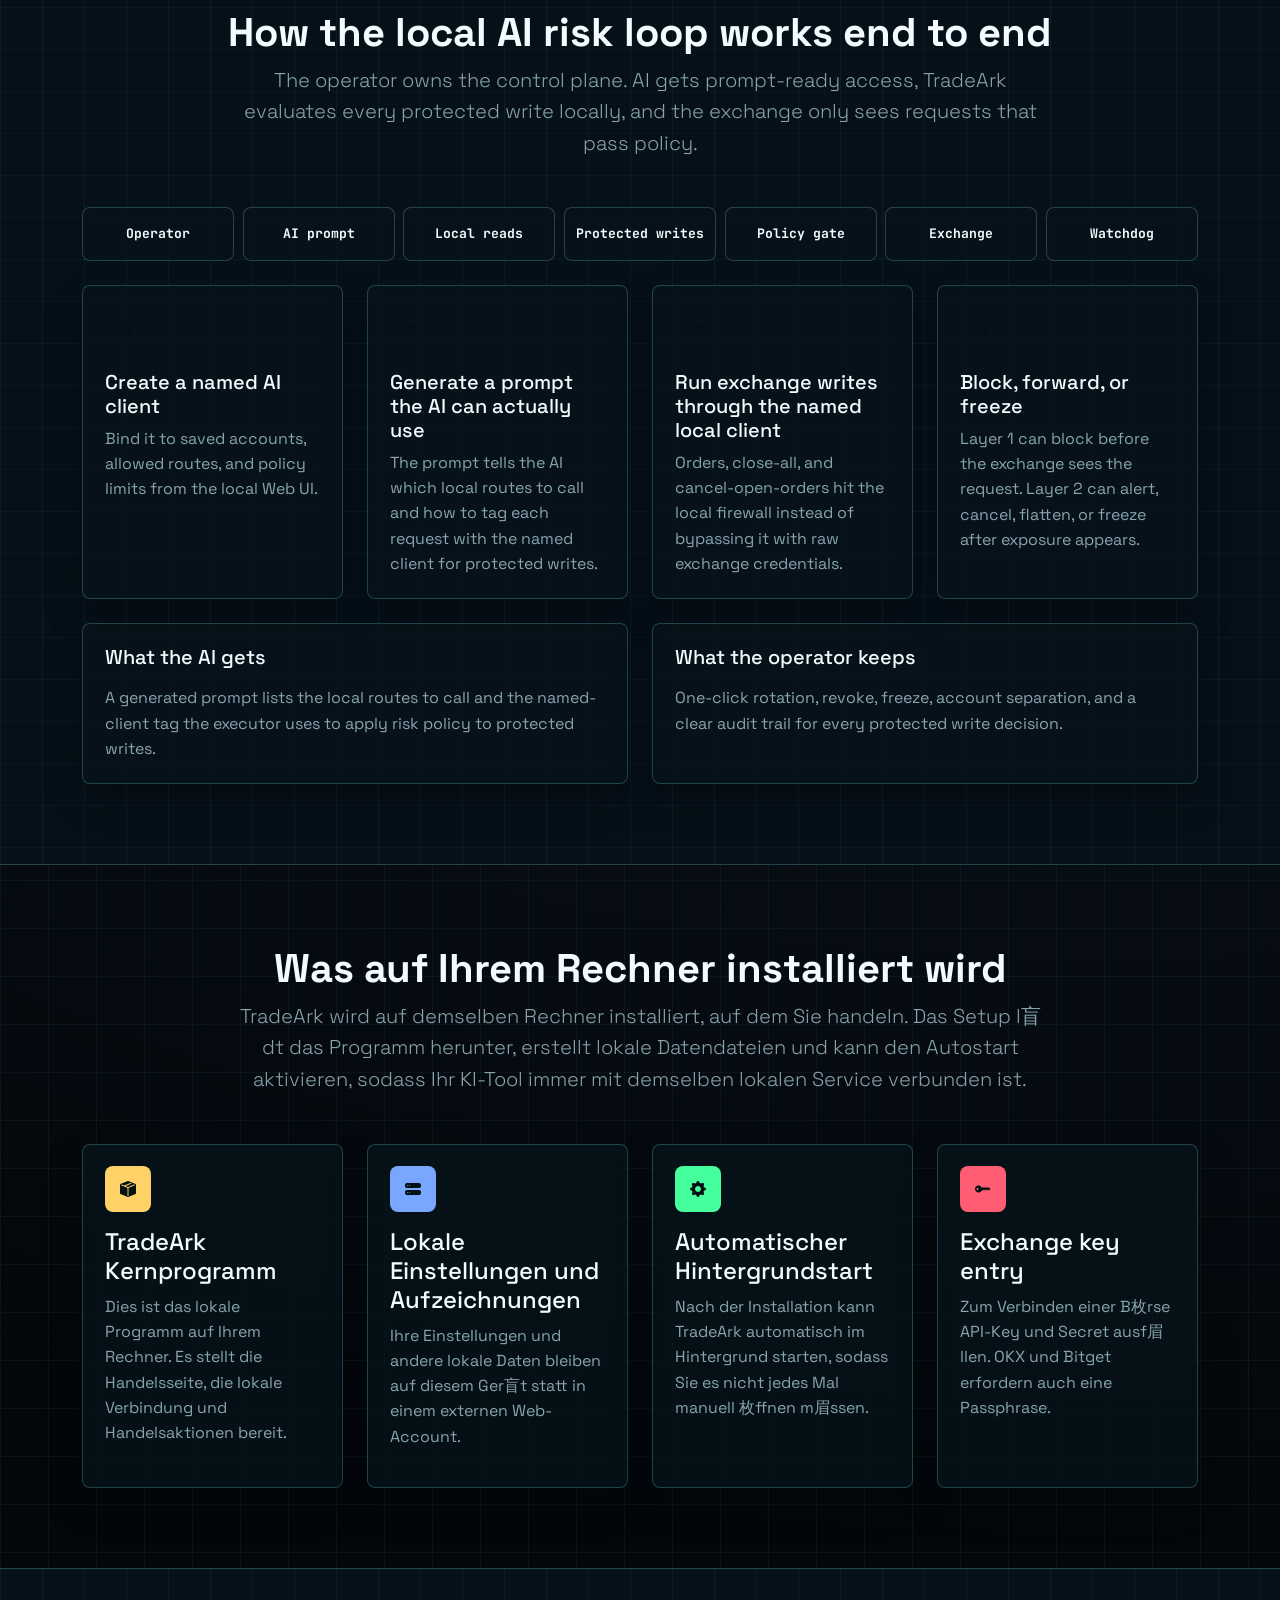
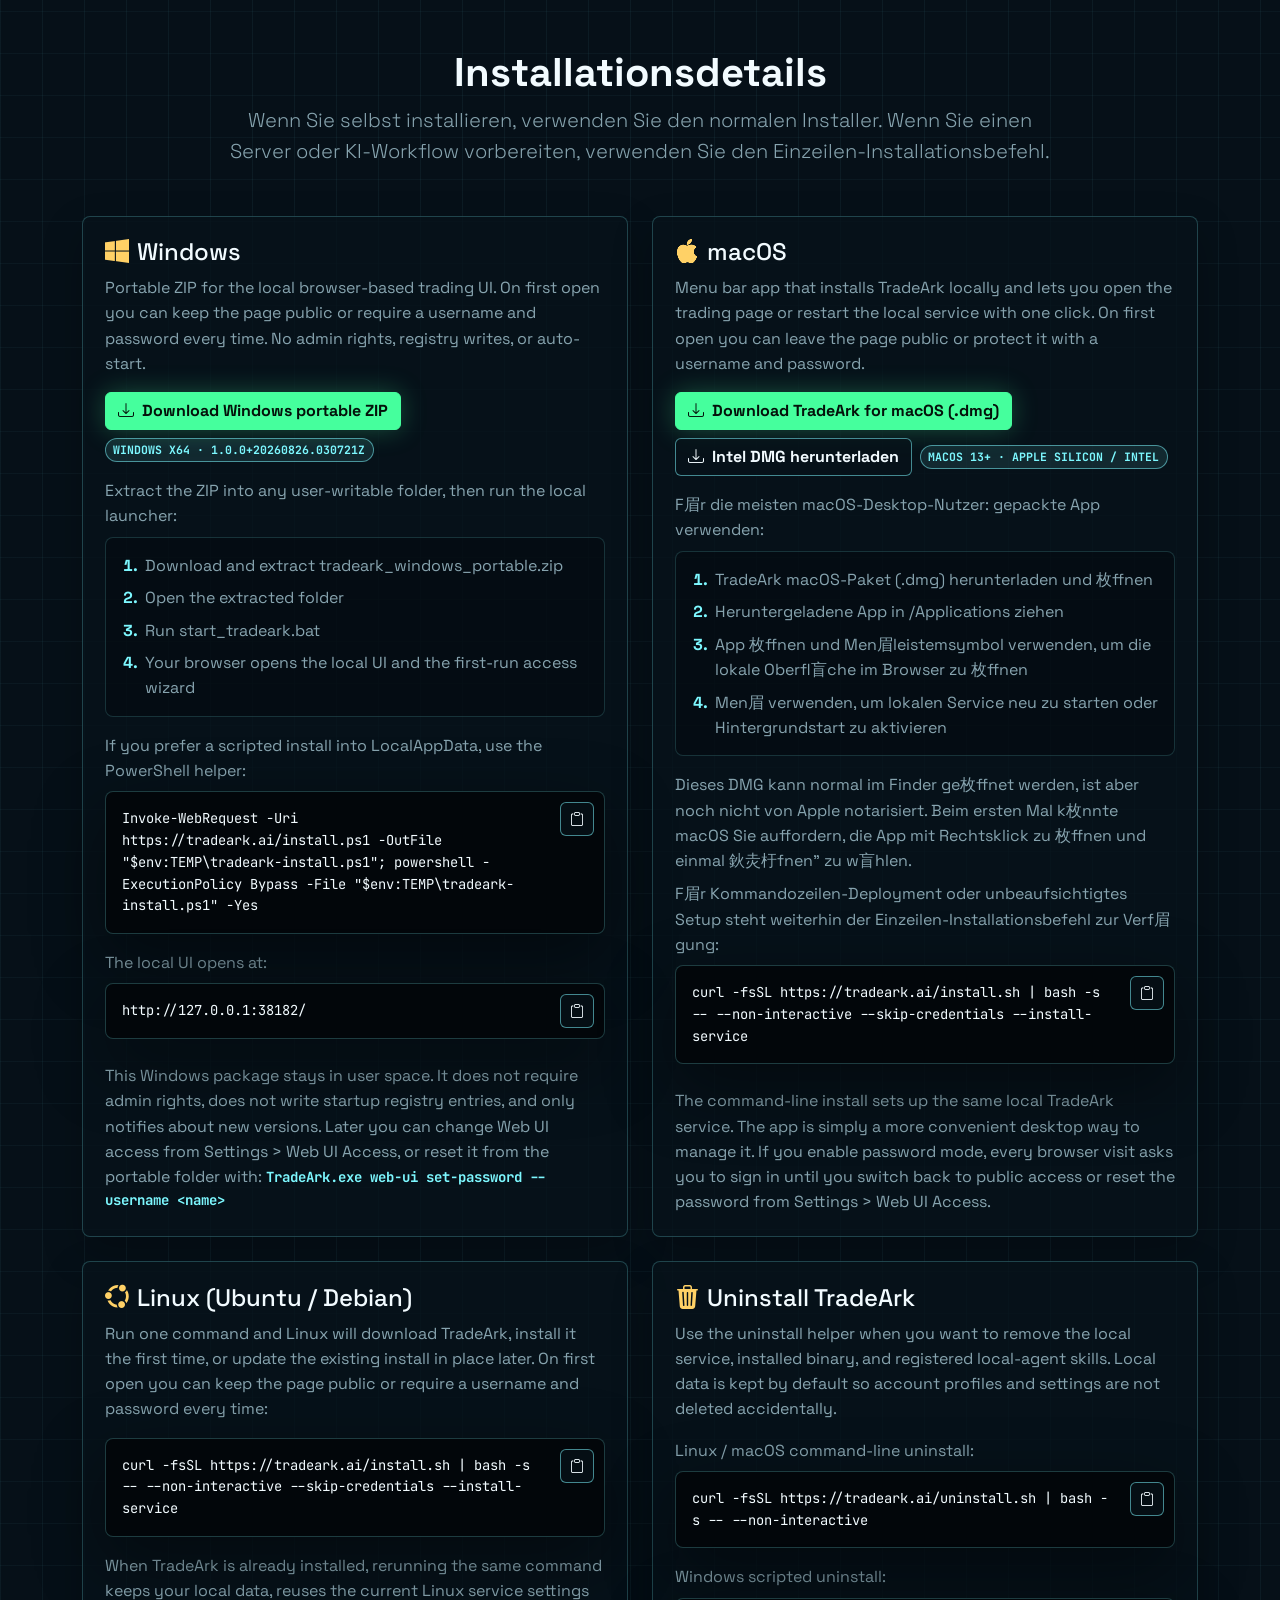
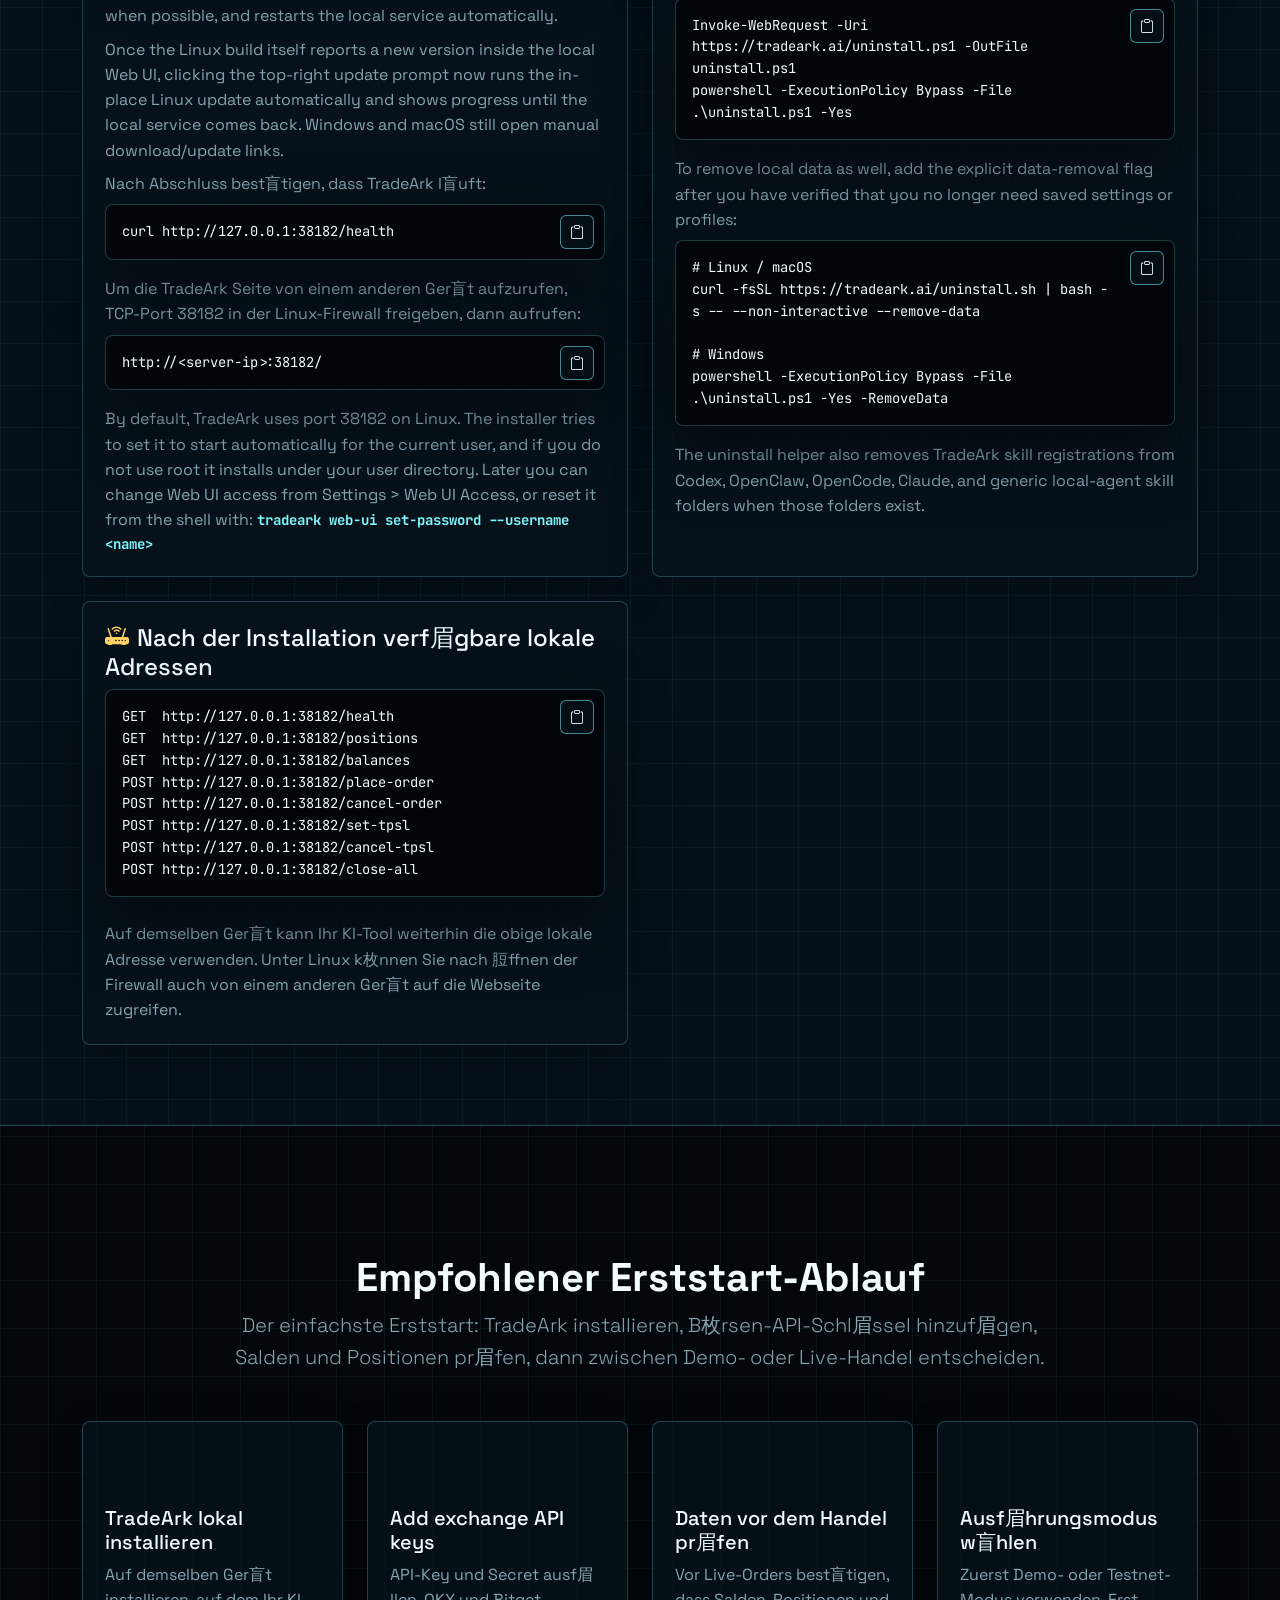
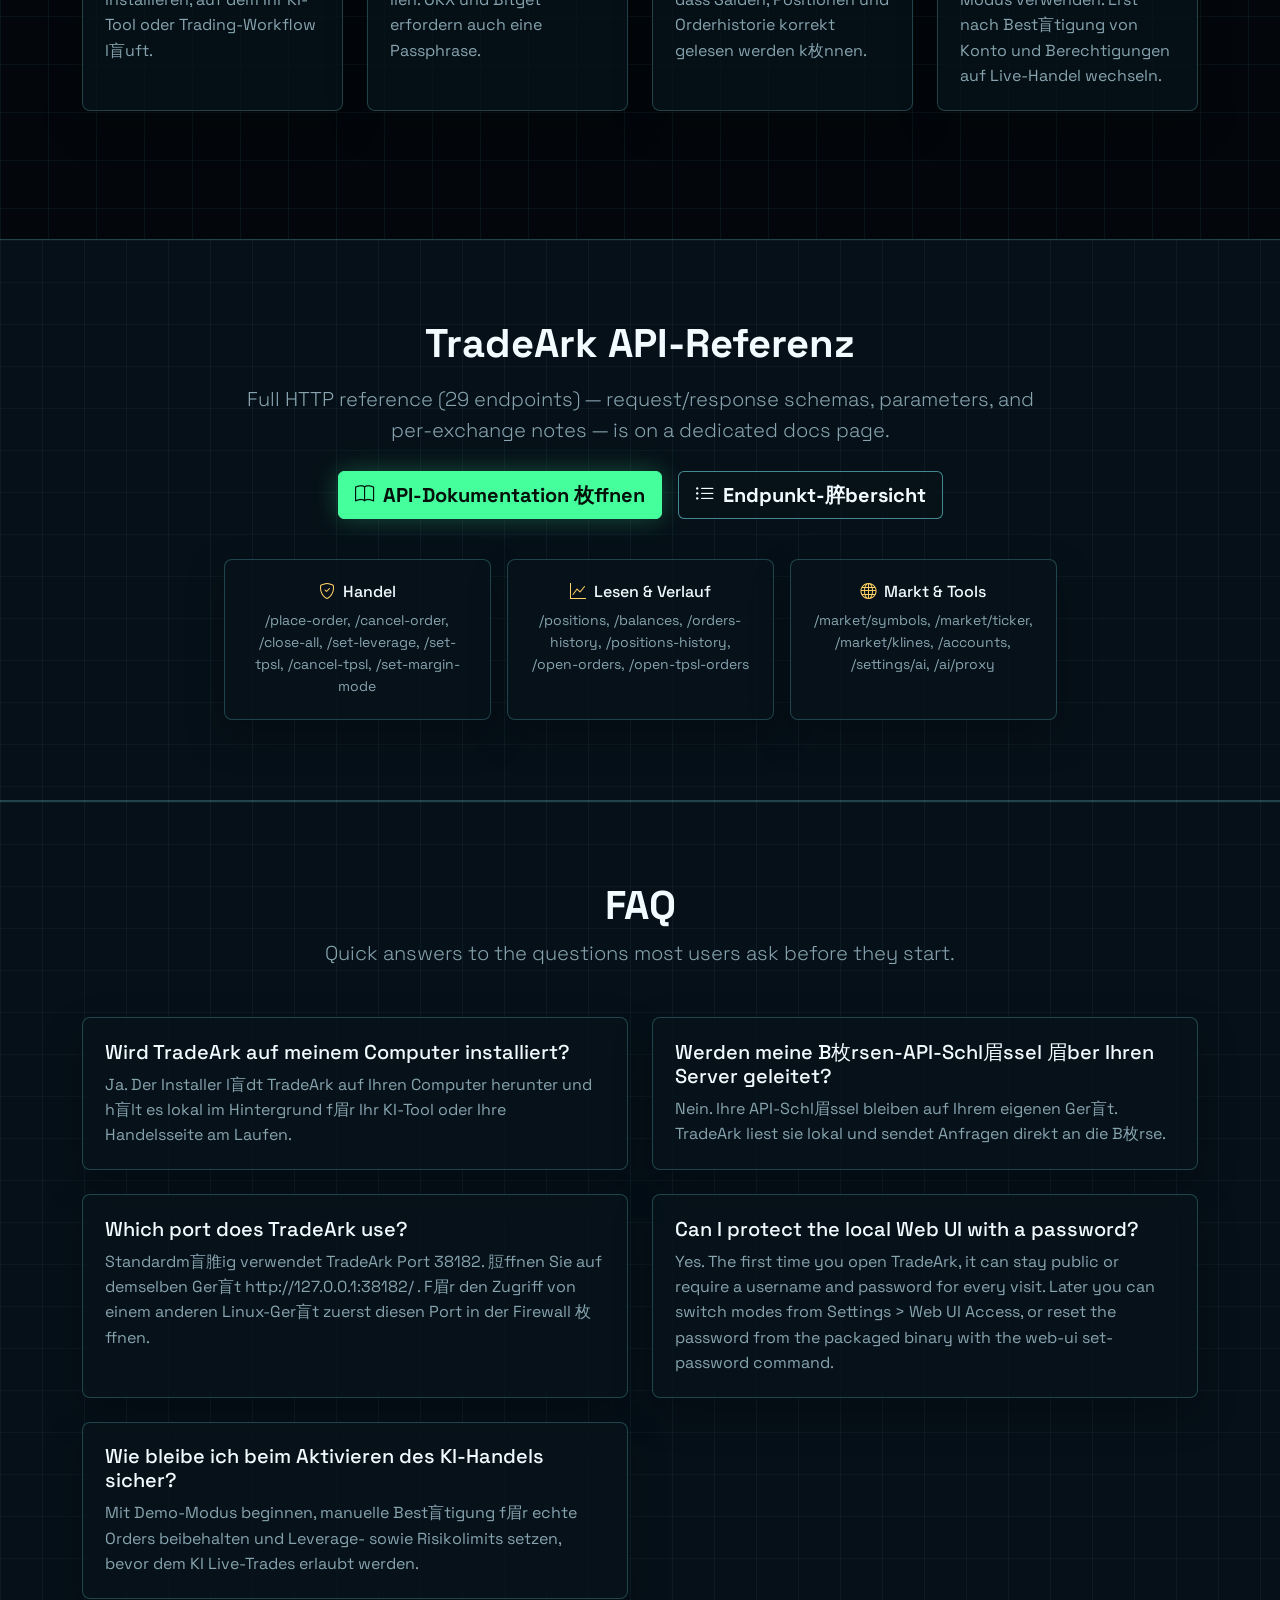
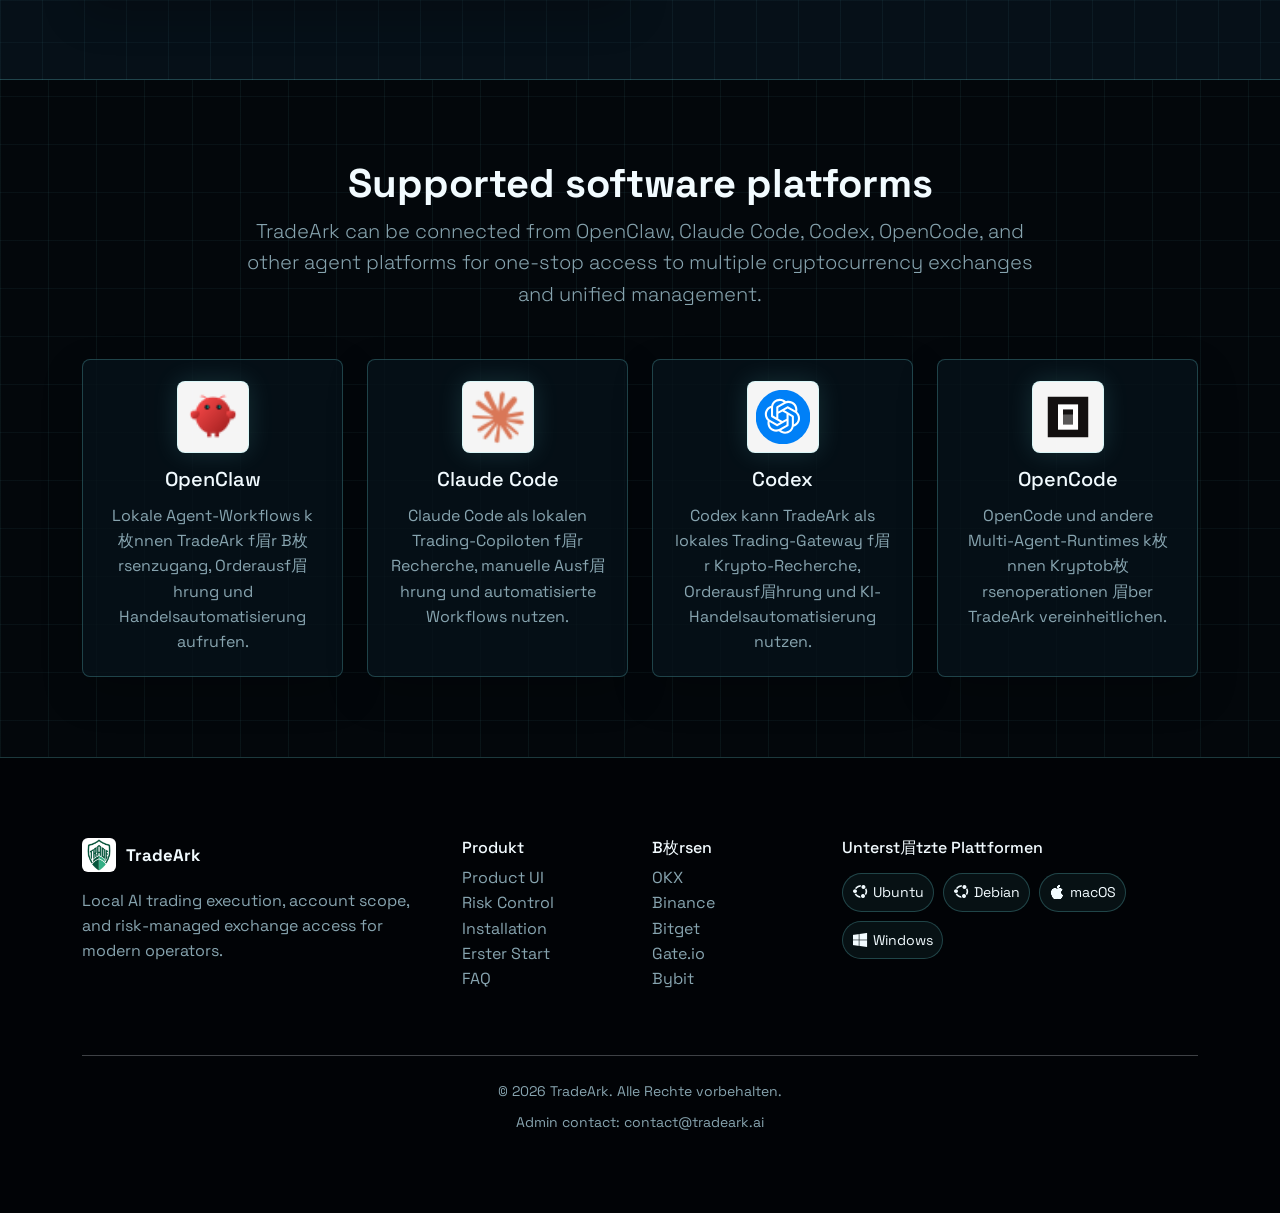
<file: de/index.html>
﻿﻿<!DOCTYPE html>
<html lang="de" data-bs-theme="light">
<head>
    <meta charset="UTF-8">
    <meta name="viewport" content="width=device-width, initial-scale=1.0">
    <title>TradeArk - Lokales Agenten-Trading-Setup</title>
    <meta name="description" content="TradeArk is a local trading control room for AI agents, exchange execution, and risk-managed order routing.">
    <meta property="og:title" content="TradeArk">
    <meta property="og:description" content="Run AI trading through a local executor with account scope, policy checks, and operator control.">
    <meta property="og:type" content="website">
    <meta property="og:url" content="https://tradeark.ai/">
    <meta name="twitter:card" content="summary">
    <meta name="twitter:title" content="TradeArk">
    <meta name="twitter:description" content="Run AI trading through a local executor with account scope, policy checks, and operator control.">
    <link rel="canonical" href="https://tradeark.ai/">
    <link rel="icon" type="image/png" href="/static/img/tradeark_logo.png">
    
    <!-- Bootstrap 5 -->
    <link href="https://cdn.jsdelivr.net/npm/bootstrap@5.3.2/dist/css/bootstrap.min.css" rel="stylesheet">
    <!-- Bootstrap Icons -->
    <link href="https://cdn.jsdelivr.net/npm/bootstrap-icons@1.11.2/font/bootstrap-icons.css" rel="stylesheet">
    <!-- Google Fonts -->
    <link href="https://fonts.googleapis.com/css2?family=JetBrains+Mono:wght@500;700&family=Space+Grotesk:wght@400;500;600;700&display=swap" rel="stylesheet">
    <!-- Custom CSS -->
    <link href="/static/css/style.css?v=20260626-ops" rel="stylesheet">
    
</head>
<body>
    <!-- Navigation -->
    <nav class="navbar navbar-expand-lg fixed-top">
        <div class="container">
            <a class="navbar-brand d-flex align-items-center" href="/de/">
                <img src="/static/img/tradeark_logo.png" alt="TradeArk" height="36" class="me-2">
                <span class="fw-bold">TradeArk</span>
            </a>
            
            <button class="navbar-toggler" type="button" data-bs-toggle="collapse" data-bs-target="#navbarNav">
                <span class="navbar-toggler-icon"></span>
            </button>
            
            <div class="collapse navbar-collapse" id="navbarNav">
                <ul class="navbar-nav ms-auto align-items-center">
                    <li class="nav-item">
                        <a class="nav-link" href="/de/#product-ui">Produkt</a>
                    </li>
                    <li class="nav-item">
                        <a class="nav-link" href="/de/#ai-risk-control-home">Risk Control</a>
                    </li>
                    <li class="nav-item">
                        <a class="nav-link" href="/de/#install">Installation</a>
                    </li>
                    <li class="nav-item">
                        <a class="nav-link" href="/de/#flow">Erster Start</a>
                    </li>
                    <li class="nav-item">
                        <a class="nav-link" href="https://docs.tradeark.ai/">API-Dokumentation</a>
                    </li>
                    <li class="nav-item ms-lg-3">
                        <a class="btn btn-sm btn-warning nav-cta" href="/de/#install">
                            <i class="bi bi-download me-1"></i>Install
                        </a>
                    </li>
                    
                    <!-- Language Dropdown -->
                    <li class="nav-item dropdown ms-3">
                        <a class="nav-link dropdown-toggle" href="#" role="button" data-bs-toggle="dropdown">
                            <i class="bi bi-globe2"></i>
                        </a>
                        <ul class="dropdown-menu dropdown-menu-end">
                            <li>
                                <a class="dropdown-item" href="/">English</a>
                            </li>
                            <li>
                                <a class="dropdown-item active" href="/de/">Deutsch</a>
                            </li>
                            <li>
                                <a class="dropdown-item" href="/fr/">Français</a>
                            </li>
                            <li>
                                <a class="dropdown-item" href="/it/">Italiano</a>
                            </li>
                            <li>
                                <a class="dropdown-item" href="/ja/">日本語</a>
                            </li>
                            <li>
                                <a class="dropdown-item" href="/es/">Español</a>
                            </li>
                            <li>
                                <a class="dropdown-item" href="/pt/">Português</a>
                            </li>
                            <li>
                                <a class="dropdown-item" href="/zh-hans/">简体中文</a>
                            </li>
                            <li>
                                <a class="dropdown-item" href="/zh-hant/">繁體中文</a>
                            </li>
                        </ul>
                    </li>
                </ul>
            </div>
        </div>
    </nav>

    <!-- Main Content -->
    <main>
<section class="hero-section trade-ops-hero">
    <div class="hero-screen" aria-hidden="true"></div>
    <div class="hero-scanline" aria-hidden="true"></div>
    <div class="container hero-command-layout">
        <div class="hero-copy">
            <span class="eyebrow">TradeArk Local Command</span>
            <h1 class="display-4 fw-bold mb-4">
                <span class="hero-title-line">TradeArk</span>
                <span class="hero-title-line">AI trading, routed through your machine</span>
            </h1>
            <p class="lead mb-4">Run AI agents against a local trading screen and HTTP API. Read charts, balances, positions, and settings locally, then let protected exchange writes pass through named clients, policy gates, and live watchdogs before anything reaches Binance, OKX, Bybit, Bitget, Gate, or other supported exchanges.</p>
            <div class="hero-actions">
                <a href="#install" class="btn btn-warning btn-lg px-4">
                    <i class="bi bi-download me-2"></i>Installationsdetails
                </a>
                <a href="#product-ui" class="btn btn-outline-dark btn-lg px-4">
                    <i class="bi bi-window-stack me-2"></i>View Product UI
                </a>
            </div>
        </div>
        <div class="hero-hud" aria-label="TradeArk live status preview">
            <div class="hud-row">
                <span>LOCAL NODE</span>
                <strong>127.0.0.1:38182</strong>
            </div>
            <div class="hud-row">
                <span>RISK ENGINE</span>
                <strong>ARMED</strong>
            </div>
            <div class="hud-row hud-row-market">
                <span>BTC/USDT</span>
                <strong>$64,820.40</strong>
                <em>+2.18%</em>
            </div>
        </div>
        <div class="hero-command-strip">
            <div>
                <strong>29</strong>
                <span>HTTP endpoints</span>
            </div>
            <div>
                <strong>Local</strong>
                <span>Keys stay on this machine</span>
            </div>
            <div>
                <strong>Policy</strong>
                <span>Symbol, leverage, notional, route</span>
            </div>
        </div>
    </div>
</section>

<section id="product-ui" class="py-5 bg-dark-gradient">
    <div class="container">
        <div class="skill-spotlight ui-showcase">
            <div class="row align-items-center g-4 g-lg-5">
                <div class="col-lg-5">
                    <span class="badge bg-warning text-dark mb-3 px-3 py-2">Live Product UI</span>
                    <h2 class="display-6 fw-bold mb-3">TradeArk ansehen, bevor Sie es installieren</h2>
                    <p class="lead text-muted mb-4">TradeArk stellt eine lokale Weboberfl盲che unter / bereit. Trader und KI-Agenten k枚nnen Charts ansehen, zwischen B枚rsen wechseln, Positionen und Salden pr眉fen, KI-Automatisierung ausf眉hren, Orders platzieren und Batch-Trading auf einem einheitlichen Bildschirm verwalten.</p>
                    <div class="ui-showcase-metrics">
                        <div class="ui-showcase-chip">
                            <i class="bi bi-graph-up-arrow"></i>
                            <span>Integriertes Marktchart und Live-Preiskontext</span>
                        </div>
                        <div class="ui-showcase-chip">
                            <i class="bi bi-collection-fill"></i>
                            <span>Multi-Konto-Handel und Statuspanels</span>
                        </div>
                        <div class="ui-showcase-chip">
                            <i class="bi bi-lightning-charge-fill"></i>
                            <span>Ordermasken, TP/SL und Batch-Aktionen in einer Ansicht</span>
                        </div>
                        <div class="ui-showcase-chip">
                            <i class="bi bi-diagram-3-fill"></i>
                            <span>Ein-Klick-B枚rsenzugang f眉r KI-Automatisierung und Multi-Konto-Batch-Trading</span>
                        </div>
                    </div>
                </div>
                <div class="col-lg-7">
                    <div class="ui-showcase-frame">
                        <img
                            src="/static/img/tradeark-firewall-home.png"
                            alt="Screenshot der TradeArk Handelsoberfl盲che"
                            class="img-fluid ui-showcase-image"
                            loading="lazy"
                        >
                    </div>
                </div>
            </div>
        </div>
    </div>
</section>

<section id="ai-risk-control-home" class="py-5">
    <div class="container">
        <div class="text-center mb-5">
            <span class="badge bg-warning text-dark mb-3 px-3 py-2">AI Risk Control</span>
            <h2 class="display-6 fw-bold">Let AI trade through a local firewall, not through raw exchange keys</h2>
            <p class="lead text-muted section-lead">TradeArk includes a built-in two-layer AI trading firewall for OpenClaw, Claude Code, Codex, and similar local agents. Create a named AI client in the local Web UI, generate a ready-to-paste prompt, and keep TradeArk enforcing limits before any exchange write leaves the machine.</p>
        </div>
        <div class="row g-4">
            <div class="col-md-6 col-xl-3">
                <div class="feature-card h-100">
                    <div class="feature-icon bg-gradient-warning">
                        <i class="bi bi-shield-lock-fill"></i>
                    </div>
                    <h4>Per-agent token scope</h4>
                    <p class="text-muted">Issue a separate AI client for each bot, workspace, or operator. Each token is bound to selected saved accounts and can be rotated or revoked instantly from the local Web UI.</p>
                </div>
            </div>
            <div class="col-md-6 col-xl-3">
                <div class="feature-card h-100">
                    <div class="feature-icon bg-gradient-info">
                        <i class="bi bi-sliders2-vertical"></i>
                    </div>
                    <h4>Pre-trade policy engine</h4>
                    <p class="text-muted">Before an order reaches the exchange, TradeArk can enforce route allowlists, symbol rules, asset scope, leverage ceilings, max quantity, max notional, and rate or daily limits.</p>
                </div>
            </div>
            <div class="col-md-6 col-xl-3">
                <div class="feature-card h-100">
                    <div class="feature-icon bg-gradient-danger">
                        <i class="bi bi-activity"></i>
                    </div>
                    <h4>Live watchdog + kill switches</h4>
                    <p class="text-muted">A second layer keeps watching balances and positions from the local executor. It can alert, cancel open orders, flatten swap exposure, or freeze a client or account when thresholds are hit.</p>
                </div>
            </div>
            <div class="col-md-6 col-xl-3">
                <div class="feature-card h-100">
                    <div class="feature-icon bg-gradient-success">
                        <i class="bi bi-magic"></i>
                    </div>
                    <h4>Prompt-ready onboarding</h4>
                    <p class="text-muted">The AI Risk panel can generate a ready-to-paste prompt for OpenClaw, Claude Code, Codex, and similar tools, so teams do not need to handwrite headers, account scope, or route rules.</p>
                </div>
            </div>
        </div>
        <div class="doc-note mt-4">
            <p class="text-muted mb-2">Normal local reads such as balances, positions, and history stay on the same machine, and exchange writes run on the same local trading routes under AI Risk Control by tagging each request with the named client.</p>
            <p class="text-muted mb-0">Operators can rotate tokens in one click, freeze a client or account, and keep each AI workflow inside saved-account scope instead of handing out unrestricted live exchange keys.</p>
        </div>
        <div class="text-center mt-4">
            <a href="https://docs.tradeark.ai/#ai-risk-control" class="btn btn-outline-warning btn-lg px-4">
                <i class="bi bi-shield-check me-2"></i>Read the full AI Risk Control guide
            </a>
        </div>
    </div>
</section>

<section id="ai-risk-workflow" class="py-5 bg-dark-gradient">
    <div class="container">
        <div class="text-center mb-5">
            <span class="badge bg-warning text-dark mb-3 px-3 py-2">AI Control Plane</span>
            <h2 class="display-6 fw-bold">How the local AI risk loop works end to end</h2>
            <p class="lead text-muted section-lead">The operator owns the control plane. AI gets prompt-ready access, TradeArk evaluates every protected write locally, and the exchange only sees requests that pass policy.</p>
        </div>
        <div class="risk-flow-track mb-4">
            <span class="risk-flow-node">Operator</span>
            <span class="risk-flow-arrow" aria-hidden="true">-&gt;</span>
            <span class="risk-flow-node">AI prompt</span>
            <span class="risk-flow-arrow" aria-hidden="true">-&gt;</span>
            <span class="risk-flow-node">Local reads</span>
            <span class="risk-flow-arrow" aria-hidden="true">-&gt;</span>
            <span class="risk-flow-node">Protected writes</span>
            <span class="risk-flow-arrow" aria-hidden="true">-&gt;</span>
            <span class="risk-flow-node">Policy gate</span>
            <span class="risk-flow-arrow" aria-hidden="true">-&gt;</span>
            <span class="risk-flow-node">Exchange</span>
            <span class="risk-flow-arrow" aria-hidden="true">-&gt;</span>
            <span class="risk-flow-node">Watchdog</span>
        </div>
        <div class="row g-4 mb-4">
            <div class="col-md-6 col-xl-3">
                <div class="step-card h-100">
                    <div class="risk-step-badge mb-3">1</div>
                    <h5>Create a named AI client</h5>
                    <p class="text-muted mb-0">Bind it to saved accounts, allowed routes, and policy limits from the local Web UI.</p>
                </div>
            </div>
            <div class="col-md-6 col-xl-3">
                <div class="step-card h-100">
                    <div class="risk-step-badge mb-3">2</div>
                    <h5>Generate a prompt the AI can actually use</h5>
                    <p class="text-muted mb-0">The prompt tells the AI which local routes to call and how to tag each request with the named client for protected writes.</p>
                </div>
            </div>
            <div class="col-md-6 col-xl-3">
                <div class="step-card h-100">
                    <div class="risk-step-badge mb-3">3</div>
                    <h5>Run exchange writes through the named local client</h5>
                    <p class="text-muted mb-0">Orders, close-all, and cancel-open-orders hit the local firewall instead of bypassing it with raw exchange credentials.</p>
                </div>
            </div>
            <div class="col-md-6 col-xl-3">
                <div class="step-card h-100">
                    <div class="risk-step-badge mb-3">4</div>
                    <h5>Block, forward, or freeze</h5>
                    <p class="text-muted mb-0">Layer 1 can block before the exchange sees the request. Layer 2 can alert, cancel, flatten, or freeze after exposure appears.</p>
                </div>
            </div>
        </div>
        <div class="row g-4">
            <div class="col-lg-6">
                <div class="doc-note h-100">
                    <h5 class="mb-3">What the AI gets</h5>
                    <p class="text-muted mb-0">A generated prompt lists the local routes to call and the named-client tag the executor uses to apply risk policy to protected writes.</p>
                </div>
            </div>
            <div class="col-lg-6">
                <div class="doc-note h-100">
                    <h5 class="mb-3">What the operator keeps</h5>
                    <p class="text-muted mb-0">One-click rotation, revoke, freeze, account separation, and a clear audit trail for every protected write decision.</p>
                </div>
            </div>
        </div>
    </div>
</section>

<section id="overview" class="py-5">
    <div class="container">
        <div class="text-center mb-5">
            <h2 class="display-6 fw-bold">Was auf Ihrem Rechner installiert wird</h2>
            <p class="lead text-muted section-lead">TradeArk wird auf demselben Rechner installiert, auf dem Sie handeln. Das Setup l盲dt das Programm herunter, erstellt lokale Datendateien und kann den Autostart aktivieren, sodass Ihr KI-Tool immer mit demselben lokalen Service verbunden ist.</p>
        </div>
        <div class="row g-4">
            <div class="col-md-6 col-xl-3">
                <div class="feature-card h-100">
                    <div class="feature-icon bg-gradient-warning">
                        <i class="bi bi-box-seam-fill"></i>
                    </div>
                    <h4>TradeArk Kernprogramm</h4>
                    <p class="text-muted">Dies ist das lokale Programm auf Ihrem Rechner. Es stellt die Handelsseite, die lokale Verbindung und Handelsaktionen bereit.</p>
                </div>
            </div>
            <div class="col-md-6 col-xl-3">
                <div class="feature-card h-100">
                    <div class="feature-icon bg-gradient-info">
                        <i class="bi bi-hdd-stack-fill"></i>
                    </div>
                    <h4>Lokale Einstellungen und Aufzeichnungen</h4>
                    <p class="text-muted">Ihre Einstellungen und andere lokale Daten bleiben auf diesem Ger盲t statt in einem externen Web-Account.</p>
                </div>
            </div>
            <div class="col-md-6 col-xl-3">
                <div class="feature-card h-100">
                    <div class="feature-icon bg-gradient-success">
                        <i class="bi bi-gear-fill"></i>
                    </div>
                    <h4>Automatischer Hintergrundstart</h4>
                    <p class="text-muted">Nach der Installation kann TradeArk automatisch im Hintergrund starten, sodass Sie es nicht jedes Mal manuell 枚ffnen m眉ssen.</p>
                </div>
            </div>
            <div class="col-md-6 col-xl-3">
                <div class="feature-card h-100">
                    <div class="feature-icon bg-gradient-danger">
                        <i class="bi bi-key-fill"></i>
                    </div>
                    <h4>Exchange key entry</h4>
                    <p class="text-muted">Zum Verbinden einer B枚rse API-Key und Secret ausf眉llen. OKX und Bitget erfordern auch eine Passphrase.</p>
                </div>
            </div>
        </div>
    </div>
</section>

<section id="install" class="py-5 bg-dark-gradient">
    <div class="container">
        <div class="text-center mb-5">
            <h2 class="display-6 fw-bold">Installationsdetails</h2>
            <p class="lead text-muted section-lead">Wenn Sie selbst installieren, verwenden Sie den normalen Installer. Wenn Sie einen Server oder KI-Workflow vorbereiten, verwenden Sie den Einzeilen-Installationsbefehl.</p>
        </div>
        <div class="row g-4">
            <div class="col-lg-6">
                <div class="install-platform-card h-100">
                    <h4><i class="bi bi-windows text-warning me-2"></i>Windows</h4>
                    <p class="text-muted">Portable ZIP for the local browser-based trading UI. On first open you can keep the page public or require a username and password every time. No admin rights, registry writes, or auto-start.</p>
                    <div class="d-flex gap-2 flex-wrap mb-3">
                        <a href="https://tradeark.ai/releases/latest/tradeark_windows_portable.zip" class="btn btn-warning"><i class="bi bi-download me-2"></i>Download Windows portable ZIP</a>
                        <span class="badge bg-secondary align-self-center">Windows x64 · 1.0.0+20260826.030721Z</span>
                    </div>
                    <p class="text-muted mb-2">Extract the ZIP into any user-writable folder, then run the local launcher:</p>
                    <ol class="install-steps-list mb-3">
                        <li>Download and extract tradeark_windows_portable.zip</li>
                        <li>Open the extracted folder</li>
                        <li>Run start_tradeark.bat</li>
                        <li>Your browser opens the local UI and the first-run access wizard</li>
                    </ol>
                    <p class="text-muted mb-2">If you prefer a scripted install into LocalAppData, use the PowerShell helper:</p>
                    <div class="code-block mb-3 position-relative command-copy-block">
                        <pre class="mb-0 guide-code">Invoke-WebRequest -Uri https://tradeark.ai/install.ps1 -OutFile "$env:TEMP\tradeark-install.ps1"; powershell -ExecutionPolicy Bypass -File "$env:TEMP\tradeark-install.ps1" -Yes</pre>
                        <button type="button" class="btn btn-sm btn-outline-warning copy-btn" title="Copy" aria-label="Copy" onclick="copyCodeBlock(this)">
                            <i class="bi bi-clipboard"></i>
                        </button>
                    </div>
                    <p class="text-muted mb-2">The local UI opens at:</p>
                    <div class="code-block mb-4 position-relative command-copy-block">
                        <pre class="mb-0 guide-code">http://127.0.0.1:38182/</pre>
                        <button type="button" class="btn btn-sm btn-outline-warning copy-btn" title="Copy" aria-label="Copy" onclick="copyCodeBlock(this)">
                            <i class="bi bi-clipboard"></i>
                        </button>
                    </div>
                    <p class="text-muted mb-0">This Windows package stays in user space. It does not require admin rights, does not write startup registry entries, and only notifies about new versions. Later you can change Web UI access from Settings &gt; Web UI Access, or reset it from the portable folder with: <code>TradeArk.exe web-ui set-password --username &lt;name&gt;</code></p>
                </div>
            </div>
            <div class="col-lg-6">
                <div class="install-platform-card h-100">
                    <h4><i class="bi bi-apple text-warning me-2"></i>macOS</h4>
                    <p class="text-muted">Menu bar app that installs TradeArk locally and lets you open the trading page or restart the local service with one click. On first open you can leave the page public or protect it with a username and password.</p>
                    <div class="d-flex gap-2 flex-wrap mb-3">
                        <a href="https://tradeark.ai/releases/latest/signal_executor_darwin_arm64.dmg" class="btn btn-warning"><i class="bi bi-download me-2"></i>Download TradeArk for macOS (.dmg)</a>
                        <a href="https://tradeark.ai/releases/latest/signal_executor_darwin_amd64.dmg" class="btn btn-outline-light"><i class="bi bi-download me-2"></i>Intel DMG herunterladen</a>
                        <span class="badge bg-secondary align-self-center">macOS 13+ · Apple Silicon / Intel</span>
                    </div>
                    <p class="text-muted mb-2">F眉r die meisten macOS-Desktop-Nutzer: gepackte App verwenden:</p>
                    <ol class="install-steps-list mb-3">
                        <li>TradeArk macOS-Paket (.dmg) herunterladen und 枚ffnen</li>
                        <li>Heruntergeladene App in /Applications ziehen</li>
                        <li>App 枚ffnen und Men眉leistemsymbol verwenden, um die lokale Oberfl盲che im Browser zu 枚ffnen</li>
                        <li>Men眉 verwenden, um lokalen Service neu zu starten oder Hintergrundstart zu aktivieren</li>
                    </ol>
                    <p class="text-muted mb-2">Dieses DMG kann normal im Finder ge枚ffnet werden, ist aber noch nicht von Apple notarisiert. Beim ersten Mal k枚nnte macOS Sie auffordern, die App mit Rechtsklick zu 枚ffnen und einmal 鈥灻杅fnen&#34; zu w盲hlen.</p>
                    <p class="text-muted mb-2">F眉r Kommandozeilen-Deployment oder unbeaufsichtigtes Setup steht weiterhin der Einzeilen-Installationsbefehl zur Verf眉gung:</p>
                    <div class="code-block mb-4 position-relative command-copy-block">
                        <pre class="mb-0 guide-code">curl -fsSL https://tradeark.ai/install.sh | bash -s -- --non-interactive --skip-credentials --install-service</pre>
                        <button type="button" class="btn btn-sm btn-outline-warning copy-btn" title="Copy" aria-label="Copy" onclick="copyCodeBlock(this)">
                            <i class="bi bi-clipboard"></i>
                        </button>
                    </div>
                    <p class="text-muted mb-0">The command-line install sets up the same local TradeArk service. The app is simply a more convenient desktop way to manage it. If you enable password mode, every browser visit asks you to sign in until you switch back to public access or reset the password from Settings &gt; Web UI Access.</p>
                </div>
            </div>
            <div class="col-lg-6">
                <div class="install-platform-card h-100">
                    <h4><i class="bi bi-ubuntu text-warning me-2"></i>Linux (Ubuntu / Debian)</h4>
                    <p class="text-muted">Run one command and Linux will download TradeArk, install it the first time, or update the existing install in place later. On first open you can keep the page public or require a username and password every time:</p>
                    <div class="code-block mb-3 position-relative command-copy-block">
                        <pre class="mb-0 guide-code">curl -fsSL https://tradeark.ai/install.sh | bash -s -- --non-interactive --skip-credentials --install-service</pre>
                        <button type="button" class="btn btn-sm btn-outline-warning copy-btn" title="Copy" aria-label="Copy" onclick="copyCodeBlock(this)">
                            <i class="bi bi-clipboard"></i>
                        </button>
                    </div>
                    <p class="text-muted mb-2">When TradeArk is already installed, rerunning the same command keeps your local data, reuses the current Linux service settings when possible, and restarts the local service automatically.</p>
                    <p class="text-muted mb-2">Once the Linux build itself reports a new version inside the local Web UI, clicking the top-right update prompt now runs the in-place Linux update automatically and shows progress until the local service comes back. Windows and macOS still open manual download/update links.</p>
                    <p class="text-muted mb-2">Nach Abschluss best盲tigen, dass TradeArk l盲uft:</p>
                    <div class="code-block mb-3 position-relative command-copy-block">
                        <pre class="mb-0 guide-code">curl http://127.0.0.1:38182/health</pre>
                        <button type="button" class="btn btn-sm btn-outline-warning copy-btn" title="Copy" aria-label="Copy" onclick="copyCodeBlock(this)">
                            <i class="bi bi-clipboard"></i>
                        </button>
                    </div>
                    <p class="text-muted mb-2">Um die TradeArk Seite von einem anderen Ger盲t aufzurufen, TCP-Port 38182 in der Linux-Firewall freigeben, dann aufrufen:</p>
                    <div class="code-block mb-3 position-relative command-copy-block">
                        <pre class="mb-0 guide-code">http://&lt;server-ip&gt;:38182/</pre>
                        <button type="button" class="btn btn-sm btn-outline-warning copy-btn" title="Copy" aria-label="Copy" onclick="copyCodeBlock(this)">
                            <i class="bi bi-clipboard"></i>
                        </button>
                    </div>
                    <p class="text-muted mb-0">By default, TradeArk uses port 38182 on Linux. The installer tries to set it to start automatically for the current user, and if you do not use root it installs under your user directory. Later you can change Web UI access from Settings &gt; Web UI Access, or reset it from the shell with: <code>tradeark web-ui set-password --username &lt;name&gt;</code></p>
                </div>
            </div>
            <div class="col-lg-6">
                <div class="install-platform-card h-100">
                    <h4><i class="bi bi-trash3-fill text-warning me-2"></i>Uninstall TradeArk</h4>
                    <p class="text-muted">Use the uninstall helper when you want to remove the local service, installed binary, and registered local-agent skills. Local data is kept by default so account profiles and settings are not deleted accidentally.</p>
                    <p class="text-muted mb-2">Linux / macOS command-line uninstall:</p>
                    <div class="code-block mb-3 position-relative command-copy-block">
                        <pre class="mb-0 guide-code">curl -fsSL https://tradeark.ai/uninstall.sh | bash -s -- --non-interactive</pre>
                        <button type="button" class="btn btn-sm btn-outline-warning copy-btn" title="Copy" aria-label="Copy" onclick="copyCodeBlock(this)">
                            <i class="bi bi-clipboard"></i>
                        </button>
                    </div>
                    <p class="text-muted mb-2">Windows scripted uninstall:</p>
                    <div class="code-block mb-3 position-relative command-copy-block">
                        <pre class="mb-0 guide-code">Invoke-WebRequest -Uri https://tradeark.ai/uninstall.ps1 -OutFile uninstall.ps1
powershell -ExecutionPolicy Bypass -File .\uninstall.ps1 -Yes</pre>
                        <button type="button" class="btn btn-sm btn-outline-warning copy-btn" title="Copy" aria-label="Copy" onclick="copyCodeBlock(this)">
                            <i class="bi bi-clipboard"></i>
                        </button>
                    </div>
                    <p class="text-muted mb-2">To remove local data as well, add the explicit data-removal flag after you have verified that you no longer need saved settings or profiles:</p>
                    <div class="code-block mb-3 position-relative command-copy-block">
                        <pre class="mb-0 guide-code"># Linux / macOS
curl -fsSL https://tradeark.ai/uninstall.sh | bash -s -- --non-interactive --remove-data

# Windows
powershell -ExecutionPolicy Bypass -File .\uninstall.ps1 -Yes -RemoveData</pre>
                        <button type="button" class="btn btn-sm btn-outline-warning copy-btn" title="Copy" aria-label="Copy" onclick="copyCodeBlock(this)">
                            <i class="bi bi-clipboard"></i>
                        </button>
                    </div>
                    <p class="text-muted mb-0">The uninstall helper also removes TradeArk skill registrations from Codex, OpenClaw, OpenCode, Claude, and generic local-agent skill folders when those folders exist.</p>
                </div>
            </div>
            <div class="col-lg-6">
                <div class="install-platform-card h-100">
                    <h4><i class="bi bi-router-fill text-warning me-2"></i>Nach der Installation verf眉gbare lokale Adressen</h4>
                    <div class="code-block mb-4 position-relative command-copy-block">
                        <pre class="mb-0 guide-code">GET  http://127.0.0.1:38182/health
GET  http://127.0.0.1:38182/positions
GET  http://127.0.0.1:38182/balances
POST http://127.0.0.1:38182/place-order
POST http://127.0.0.1:38182/cancel-order
POST http://127.0.0.1:38182/set-tpsl
POST http://127.0.0.1:38182/cancel-tpsl
POST http://127.0.0.1:38182/close-all</pre>
                        <button type="button" class="btn btn-sm btn-outline-warning copy-btn" title="Copy" aria-label="Copy" onclick="copyCodeBlock(this)">
                            <i class="bi bi-clipboard"></i>
                        </button>
                    </div>
                    <p class="text-muted mb-0">Auf demselben Ger盲t kann Ihr KI-Tool weiterhin die obige lokale Adresse verwenden. Unter Linux k枚nnen Sie nach 脰ffnen der Firewall auch von einem anderen Ger盲t auf die Webseite zugreifen.</p>
                </div>
            </div>
        </div>
    </div>
</section>

<section id="flow" class="py-5 my-5">
    <div class="container">
        <div class="text-center mb-5">
            <h2 class="display-6 fw-bold">Empfohlener Erststart-Ablauf</h2>
            <p class="lead text-muted section-lead">Der einfachste Erststart: TradeArk installieren, B枚rsen-API-Schl眉ssel hinzuf眉gen, Salden und Positionen pr眉fen, dann zwischen Demo- oder Live-Handel entscheiden.</p>
        </div>
        <div class="row g-4">
            <div class="col-md-6 col-xl-3">
                <div class="step-card h-100">
                    <div class="step-number">1</div>
                    <h5>TradeArk lokal installieren</h5>
                    <p class="text-muted">Auf demselben Ger盲t installieren, auf dem Ihr KI-Tool oder Trading-Workflow l盲uft.</p>
                </div>
            </div>
            <div class="col-md-6 col-xl-3">
                <div class="step-card h-100">
                    <div class="step-number">2</div>
                    <h5>Add exchange API keys</h5>
                    <p class="text-muted">API-Key und Secret ausf眉llen. OKX und Bitget erfordern auch eine Passphrase.</p>
                </div>
            </div>
            <div class="col-md-6 col-xl-3">
                <div class="step-card h-100">
                    <div class="step-number">3</div>
                    <h5>Daten vor dem Handel pr眉fen</h5>
                    <p class="text-muted">Vor Live-Orders best盲tigen, dass Salden, Positionen und Orderhistorie korrekt gelesen werden k枚nnen.</p>
                </div>
            </div>
            <div class="col-md-6 col-xl-3">
                <div class="step-card h-100">
                    <div class="step-number">4</div>
                    <h5>Ausf眉hrungsmodus w盲hlen</h5>
                    <p class="text-muted">Zuerst Demo- oder Testnet-Modus verwenden. Erst nach Best盲tigung von Konto und Berechtigungen auf Live-Handel wechseln.</p>
                </div>
            </div>
        </div>
    </div>
</section>

<section id="api-reference" class="py-5 bg-dark-gradient">
    <div class="container">
        <div class="text-center">
            <h2 class="display-6 fw-bold">TradeArk API-Referenz</h2>
            <p class="lead text-muted section-lead mt-3">Full HTTP reference (29 endpoints) — request/response schemas, parameters, and per-exchange notes — is on a dedicated docs page.</p>
            <div class="d-flex gap-3 justify-content-center flex-wrap mt-4">
                <a href="https://docs.tradeark.ai/" class="btn btn-warning btn-lg"><i class="bi bi-book me-2"></i>API-Dokumentation 枚ffnen</a>
                <a href="https://docs.tradeark.ai/#api-reference" class="btn btn-outline-light btn-lg"><i class="bi bi-list-ul me-2"></i>Endpunkt-脺bersicht</a>
            </div>
            <div class="row g-3 justify-content-center mt-4">
                <div class="col-md-4 col-lg-3">
                    <div class="step-card h-100">
                        <h6 class="mb-2"><i class="bi bi-shield-check text-warning me-2"></i>Handel</h6>
                        <p class="text-muted small mb-0">/place-order, /cancel-order, /close-all, /set-leverage, /set-tpsl, /cancel-tpsl, /set-margin-mode</p>
                    </div>
                </div>
                <div class="col-md-4 col-lg-3">
                    <div class="step-card h-100">
                        <h6 class="mb-2"><i class="bi bi-graph-up text-warning me-2"></i>Lesen &amp; Verlauf</h6>
                        <p class="text-muted small mb-0">/positions, /balances, /orders-history, /positions-history, /open-orders, /open-tpsl-orders</p>
                    </div>
                </div>
                <div class="col-md-4 col-lg-3">
                    <div class="step-card h-100">
                        <h6 class="mb-2"><i class="bi bi-globe text-warning me-2"></i>Markt &amp; Tools</h6>
                        <p class="text-muted small mb-0">/market/symbols, /market/ticker, /market/klines, /accounts, /settings/ai, /ai/proxy</p>
                    </div>
                </div>
            </div>
        </div>
    </div>
</section>

<section id="faq" class="py-5 bg-dark-gradient">
    <div class="container">
        <div class="text-center mb-5">
            <h2 class="display-6 fw-bold">FAQ</h2>
            <p class="lead text-muted section-lead">Quick answers to the questions most users ask before they start.</p>
        </div>
        <div class="row g-4">
            <div class="col-lg-6">
                <div class="faq-card h-100">
                    <h5>Wird TradeArk auf meinem Computer installiert?</h5>
                    <p class="text-muted">Ja. Der Installer l盲dt TradeArk auf Ihren Computer herunter und h盲lt es lokal im Hintergrund f眉r Ihr KI-Tool oder Ihre Handelsseite am Laufen.</p>
                </div>
            </div>
            <div class="col-lg-6">
                <div class="faq-card h-100">
                    <h5>Werden meine B枚rsen-API-Schl眉ssel 眉ber Ihren Server geleitet?</h5>
                    <p class="text-muted">Nein. Ihre API-Schl眉ssel bleiben auf Ihrem eigenen Ger盲t. TradeArk liest sie lokal und sendet Anfragen direkt an die B枚rse.</p>
                </div>
            </div>
            <div class="col-lg-6">
                <div class="faq-card h-100">
                    <h5>Which port does TradeArk use?</h5>
                    <p class="text-muted">Standardm盲脽ig verwendet TradeArk Port 38182. 脰ffnen Sie auf demselben Ger盲t http://127.0.0.1:38182/ . F眉r den Zugriff von einem anderen Linux-Ger盲t zuerst diesen Port in der Firewall 枚ffnen.</p>
                </div>
            </div>
            <div class="col-lg-6">
                <div class="faq-card h-100">
                    <h5>Can I protect the local Web UI with a password?</h5>
                    <p class="text-muted">Yes. The first time you open TradeArk, it can stay public or require a username and password for every visit. Later you can switch modes from Settings &gt; Web UI Access, or reset the password from the packaged binary with the web-ui set-password command.</p>
                </div>
            </div>
            <div class="col-lg-6">
                <div class="faq-card h-100">
                    <h5>Wie bleibe ich beim Aktivieren des KI-Handels sicher?</h5>
                    <p class="text-muted">Mit Demo-Modus beginnen, manuelle Best盲tigung f眉r echte Orders beibehalten und Leverage- sowie Risikolimits setzen, bevor dem KI Live-Trades erlaubt werden.</p>
                </div>
            </div>
        </div>
    </div>
</section>

<section id="software-platforms" class="py-5">
    <div class="container">
        <div class="text-center mb-5">
            <h2 class="display-6 fw-bold">Supported software platforms</h2>
            <p class="lead text-muted section-lead">TradeArk can be connected from OpenClaw, Claude Code, Codex, OpenCode, and other agent platforms for one-stop access to multiple cryptocurrency exchanges and unified management.</p>
        </div>
        <div class="row g-4">
            <div class="col-md-6 col-lg-3">
                <div class="step-card h-100 text-center software-platform-card">
                    <div class="platform-logo-badge" aria-hidden="true">
                        <img src="/static/img/platforms/openclaw-favicon.png" alt="OpenClaw" class="platform-logo-image platform-logo-image--openclaw">
                    </div>
                    <h5 class="mb-2">OpenClaw</h5>
                    <p class="text-muted mb-0">Lokale Agent-Workflows k枚nnen TradeArk f眉r B枚rsenzugang, Orderausf眉hrung und Handelsautomatisierung aufrufen.</p>
                </div>
            </div>
            <div class="col-md-6 col-lg-3">
                <div class="step-card h-100 text-center software-platform-card">
                    <div class="platform-logo-badge" aria-hidden="true">
                        <img src="/static/img/platforms/claude-code.png" alt="Claude Code" class="platform-logo-image platform-logo-image--claude">
                    </div>
                    <h5 class="mb-2">Claude Code</h5>
                    <p class="text-muted mb-0">Claude Code als lokalen Trading-Copiloten f眉r Recherche, manuelle Ausf眉hrung und automatisierte Workflows nutzen.</p>
                </div>
            </div>
            <div class="col-md-6 col-lg-3">
                <div class="step-card h-100 text-center software-platform-card">
                    <div class="platform-logo-badge" aria-hidden="true">
                        <img src="/static/img/platforms/codex.svg" alt="Codex" class="platform-logo-image platform-logo-image--codex">
                    </div>
                    <h5 class="mb-2">Codex</h5>
                    <p class="text-muted mb-0">Codex kann TradeArk als lokales Trading-Gateway f眉r Krypto-Recherche, Orderausf眉hrung und KI-Handelsautomatisierung nutzen.</p>
                </div>
            </div>
            <div class="col-md-6 col-lg-3">
                <div class="step-card h-100 text-center software-platform-card">
                    <div class="platform-logo-badge" aria-hidden="true">
                        <img src="/static/img/platforms/opencode.png" alt="OpenCode" class="platform-logo-image platform-logo-image--opencode">
                    </div>
                    <h5 class="mb-2">OpenCode</h5>
                    <p class="text-muted mb-0">OpenCode und andere Multi-Agent-Runtimes k枚nnen Kryptob枚rsenoperationen 眉ber TradeArk vereinheitlichen.</p>
                </div>
            </div>
        </div>
    </div>
</section>
    </main>

    <!-- Footer -->
    <footer class="footer py-5">
        <div class="container">
            <div class="row g-4">
                <div class="col-md-4 mb-4">
                    <div class="footer-brand mb-3">
                        <img src="/static/img/tradeark_logo.png" alt="TradeArk" height="34">
                        <span>TradeArk</span>
                    </div>
                    <p class="text-muted">Local AI trading execution, account scope, and risk-managed exchange access for modern operators.</p>
                </div>
                <div class="col-md-2 mb-4">
                    <h6>Produkt</h6>
                    <ul class="list-unstyled">
                        <li><a href="/de/#product-ui" class="text-muted">Product UI</a></li>
                        <li><a href="/de/#ai-risk-control-home" class="text-muted">Risk Control</a></li>
                        <li><a href="/de/#install" class="text-muted">Installation</a></li>
                        <li><a href="/de/#flow" class="text-muted">Erster Start</a></li>
                        <li><a href="/de/#faq" class="text-muted">FAQ</a></li>
                    </ul>
                </div>
                <div class="col-md-2 mb-4">
                    <h6>B枚rsen</h6>
                    <ul class="list-unstyled">
                        <li><a href="#" class="text-muted">OKX</a></li>
                        <li><a href="#" class="text-muted">Binance</a></li>
                        <li><a href="#" class="text-muted">Bitget</a></li>
                        <li><a href="#" class="text-muted">Gate.io</a></li>
                        <li><a href="#" class="text-muted">Bybit</a></li>
                    </ul>
                </div>
                <div class="col-md-4 mb-4">
                    <h6>Unterst眉tzte Plattformen</h6>
                    <div class="footer-platforms">
                        <span><i class="bi bi-ubuntu"></i> Ubuntu</span>
                        <span><i class="bi bi-ubuntu"></i> Debian</span>
                        <span><i class="bi bi-apple"></i> macOS</span>
                        <span><i class="bi bi-windows"></i> Windows</span>
                    </div>
                </div>
            </div>
            <hr class="my-4">
            <div class="text-center text-muted">
                <small>&copy; 2026 TradeArk. Alle Rechte vorbehalten.</small>
                <div class="mt-2">
                    <small>Admin contact: <a href="mailto:contact@tradeark.ai" class="text-muted">contact@tradeark.ai</a></small>
                </div>
            </div>
        </div>
    </footer>

    <!-- Bootstrap JS -->
    <script src="https://cdn.jsdelivr.net/npm/bootstrap@5.3.2/dist/js/bootstrap.bundle.min.js"></script>
    <!-- Custom JS (cache busted) -->
    <script src="/static/js/main.js?v=20260628-copy"></script>
    
</body>
</html>
</file>
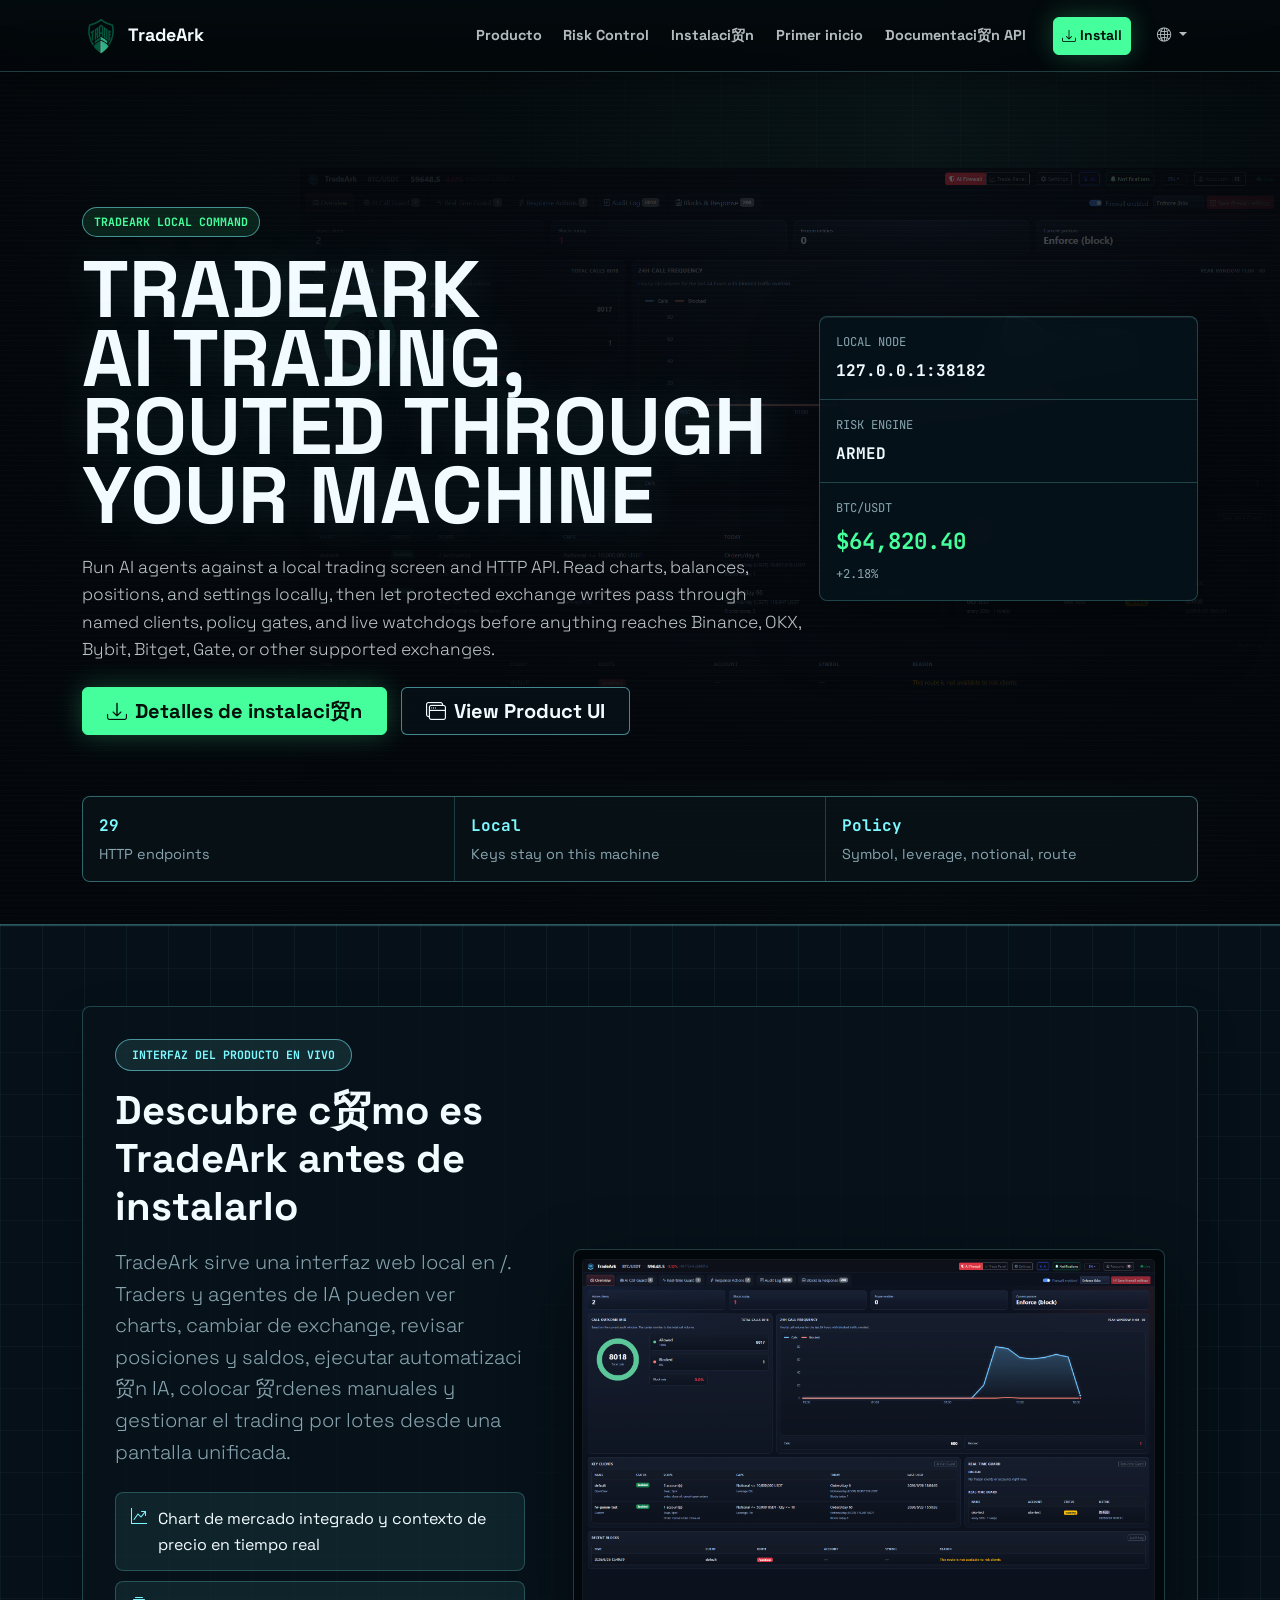
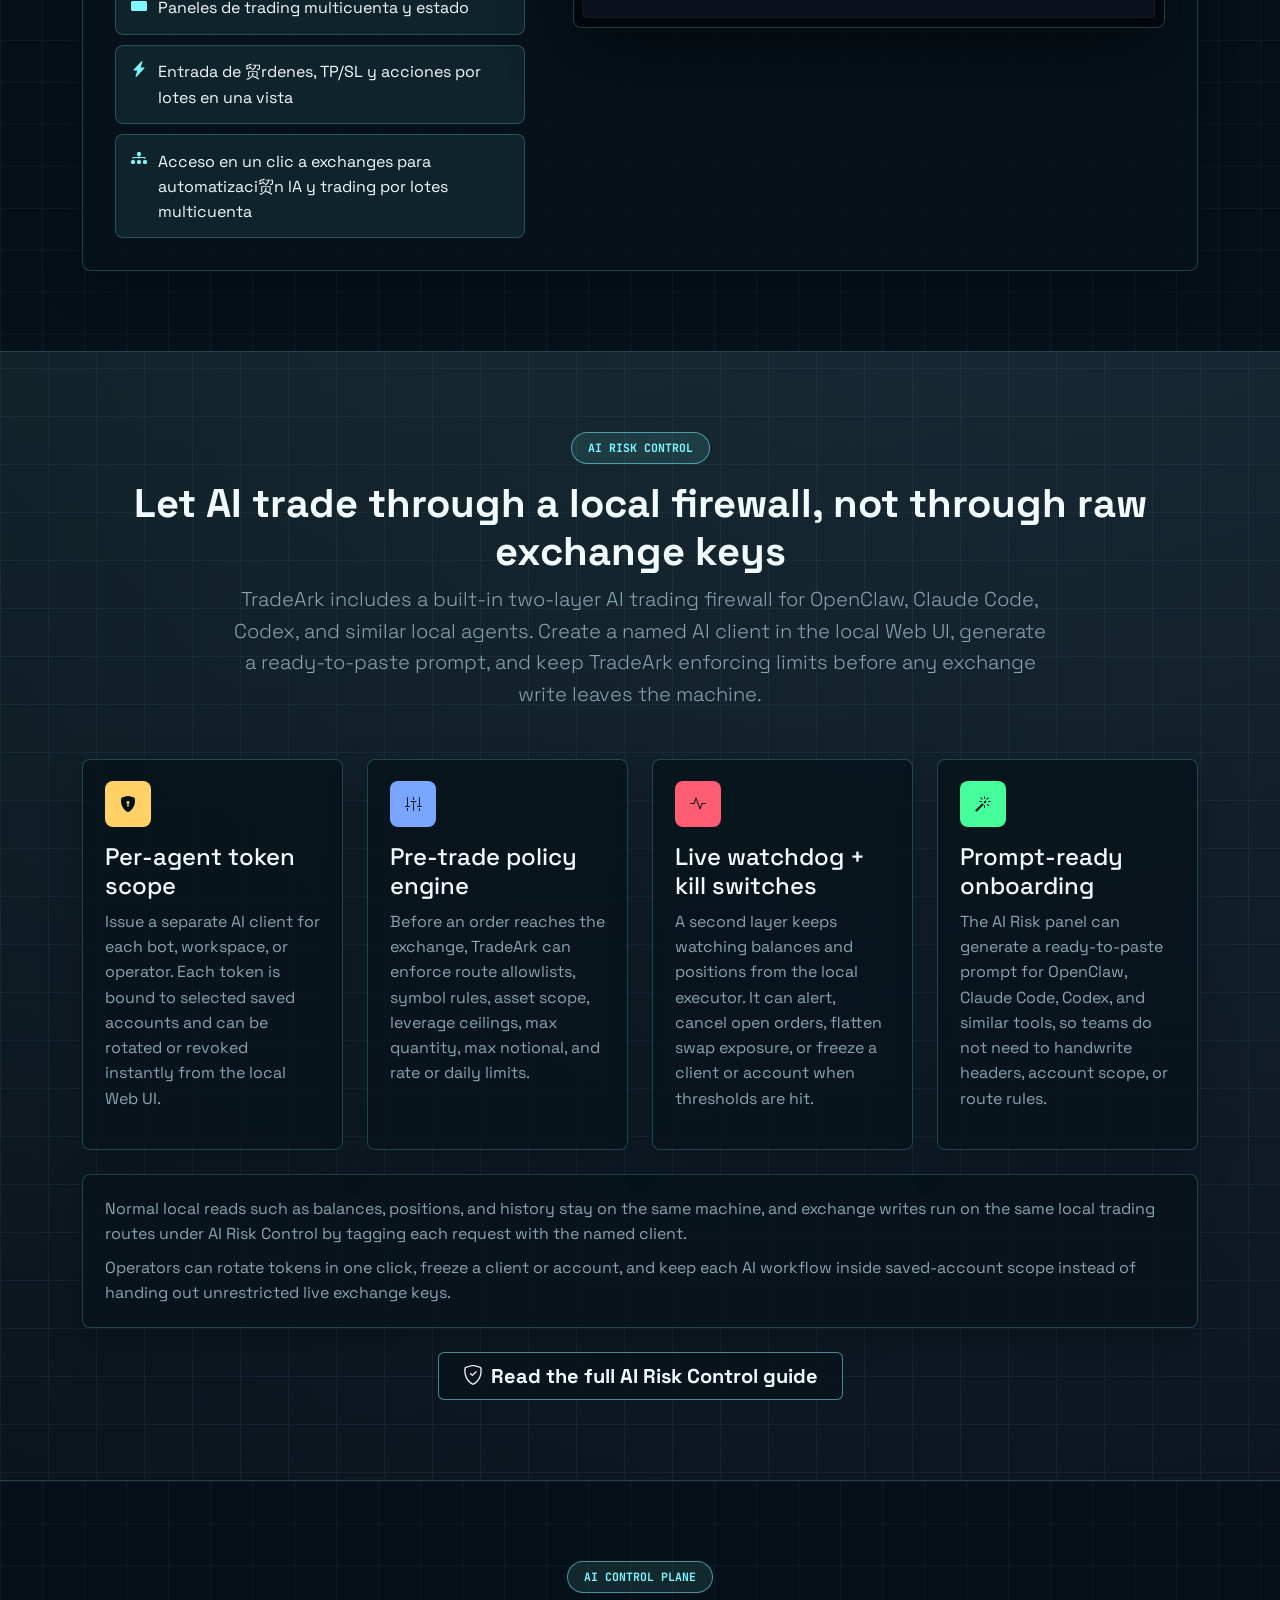
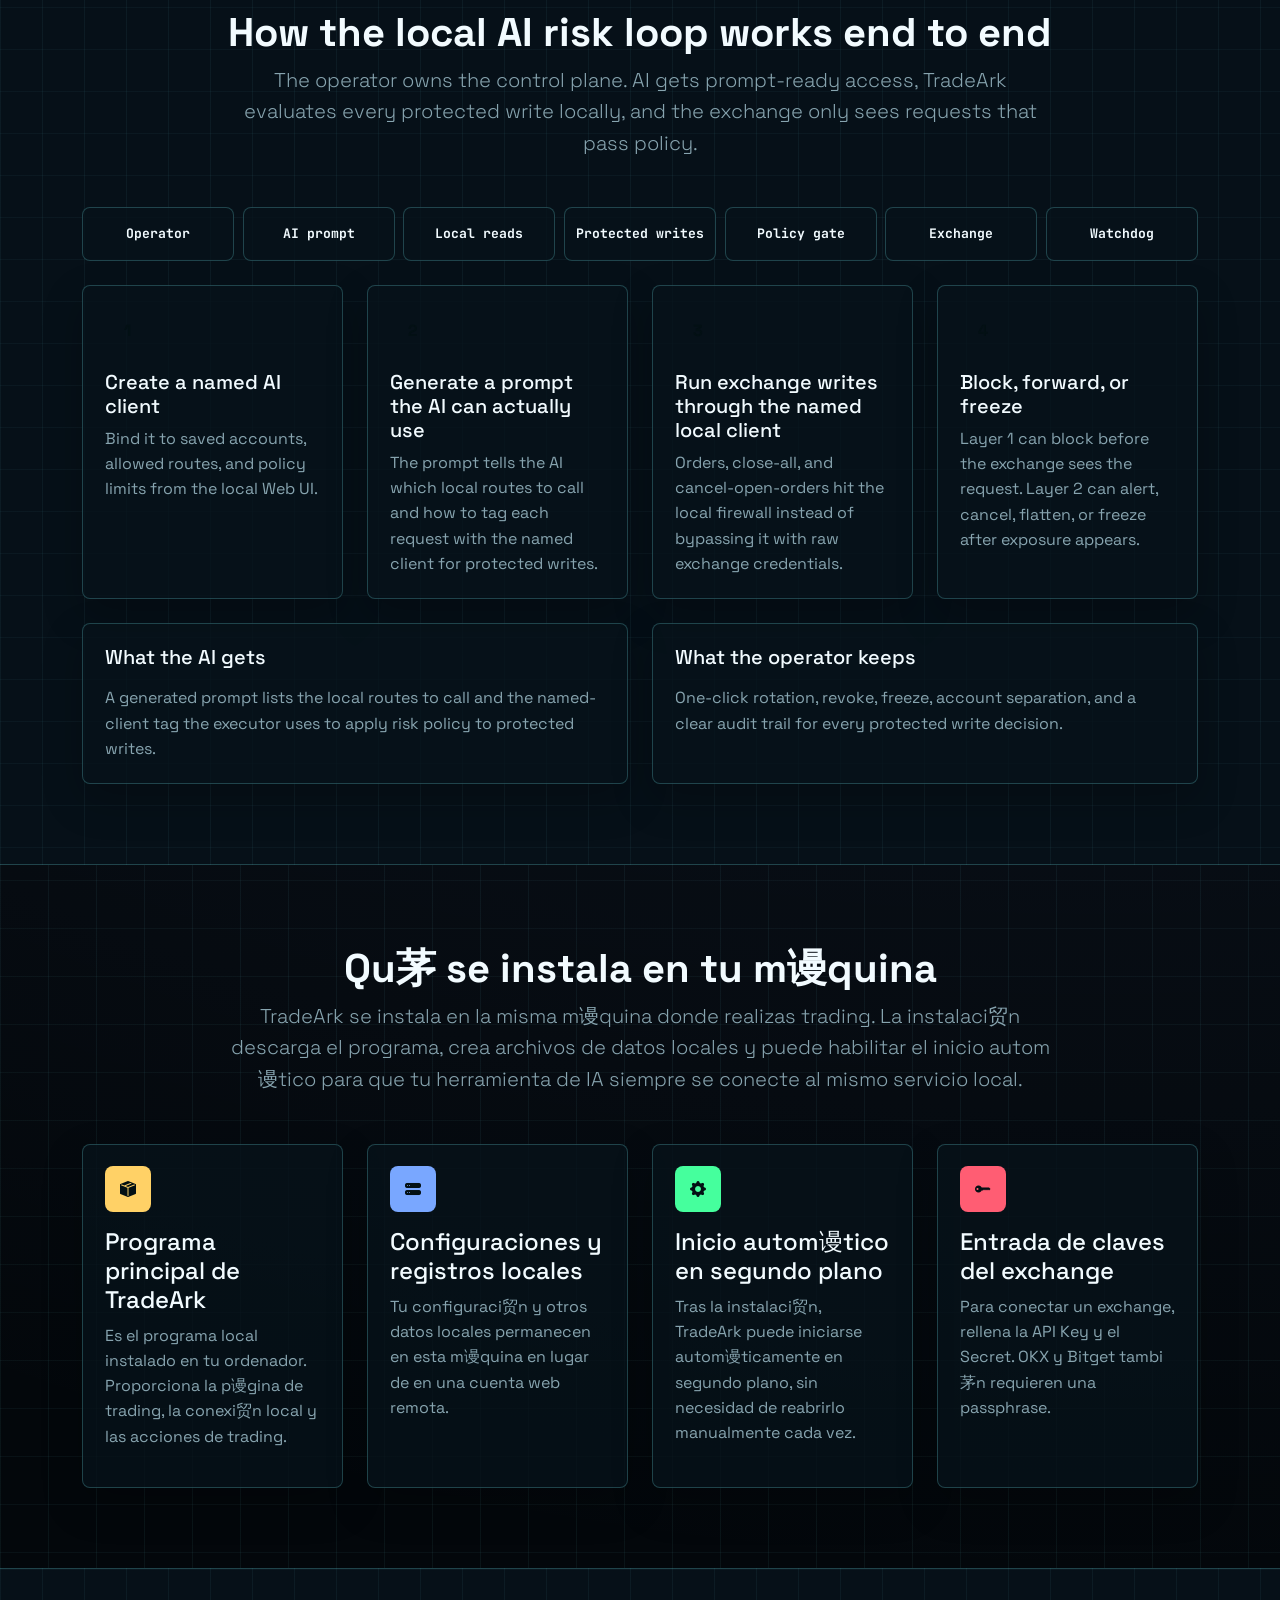
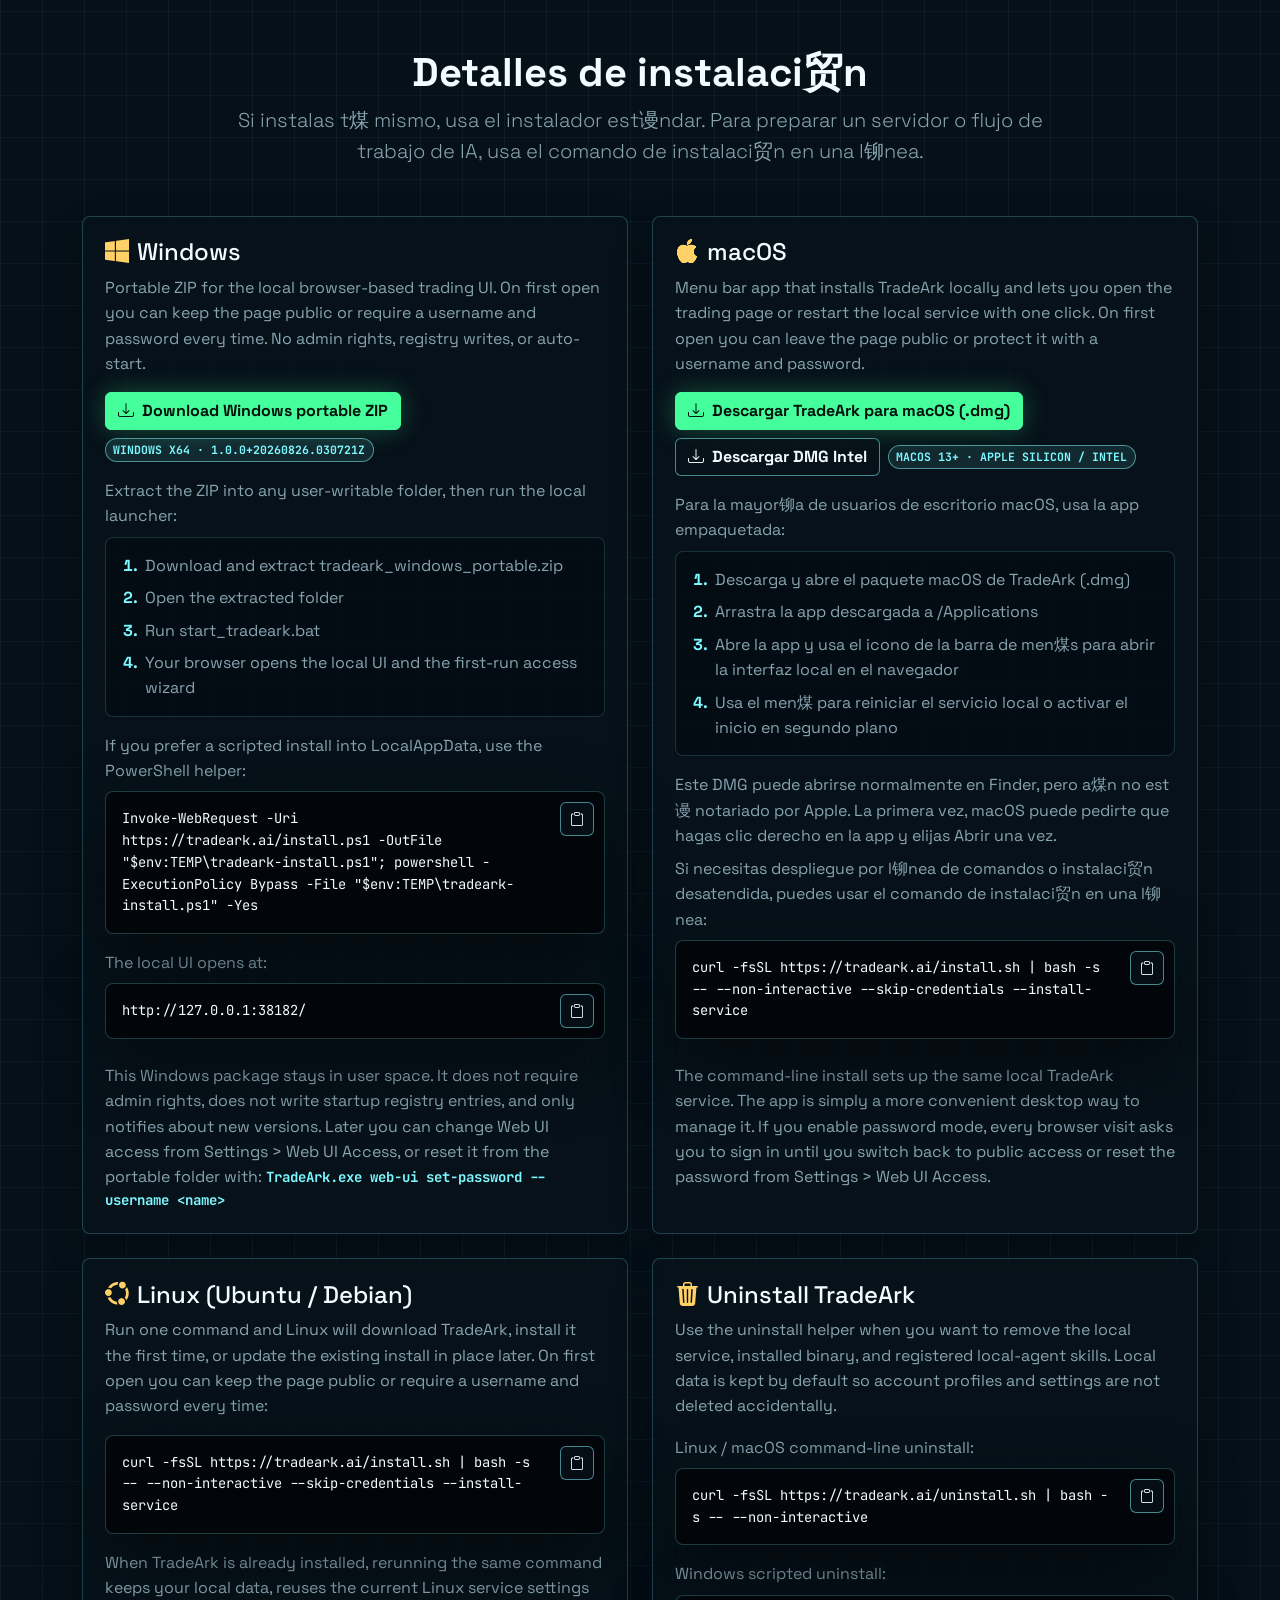
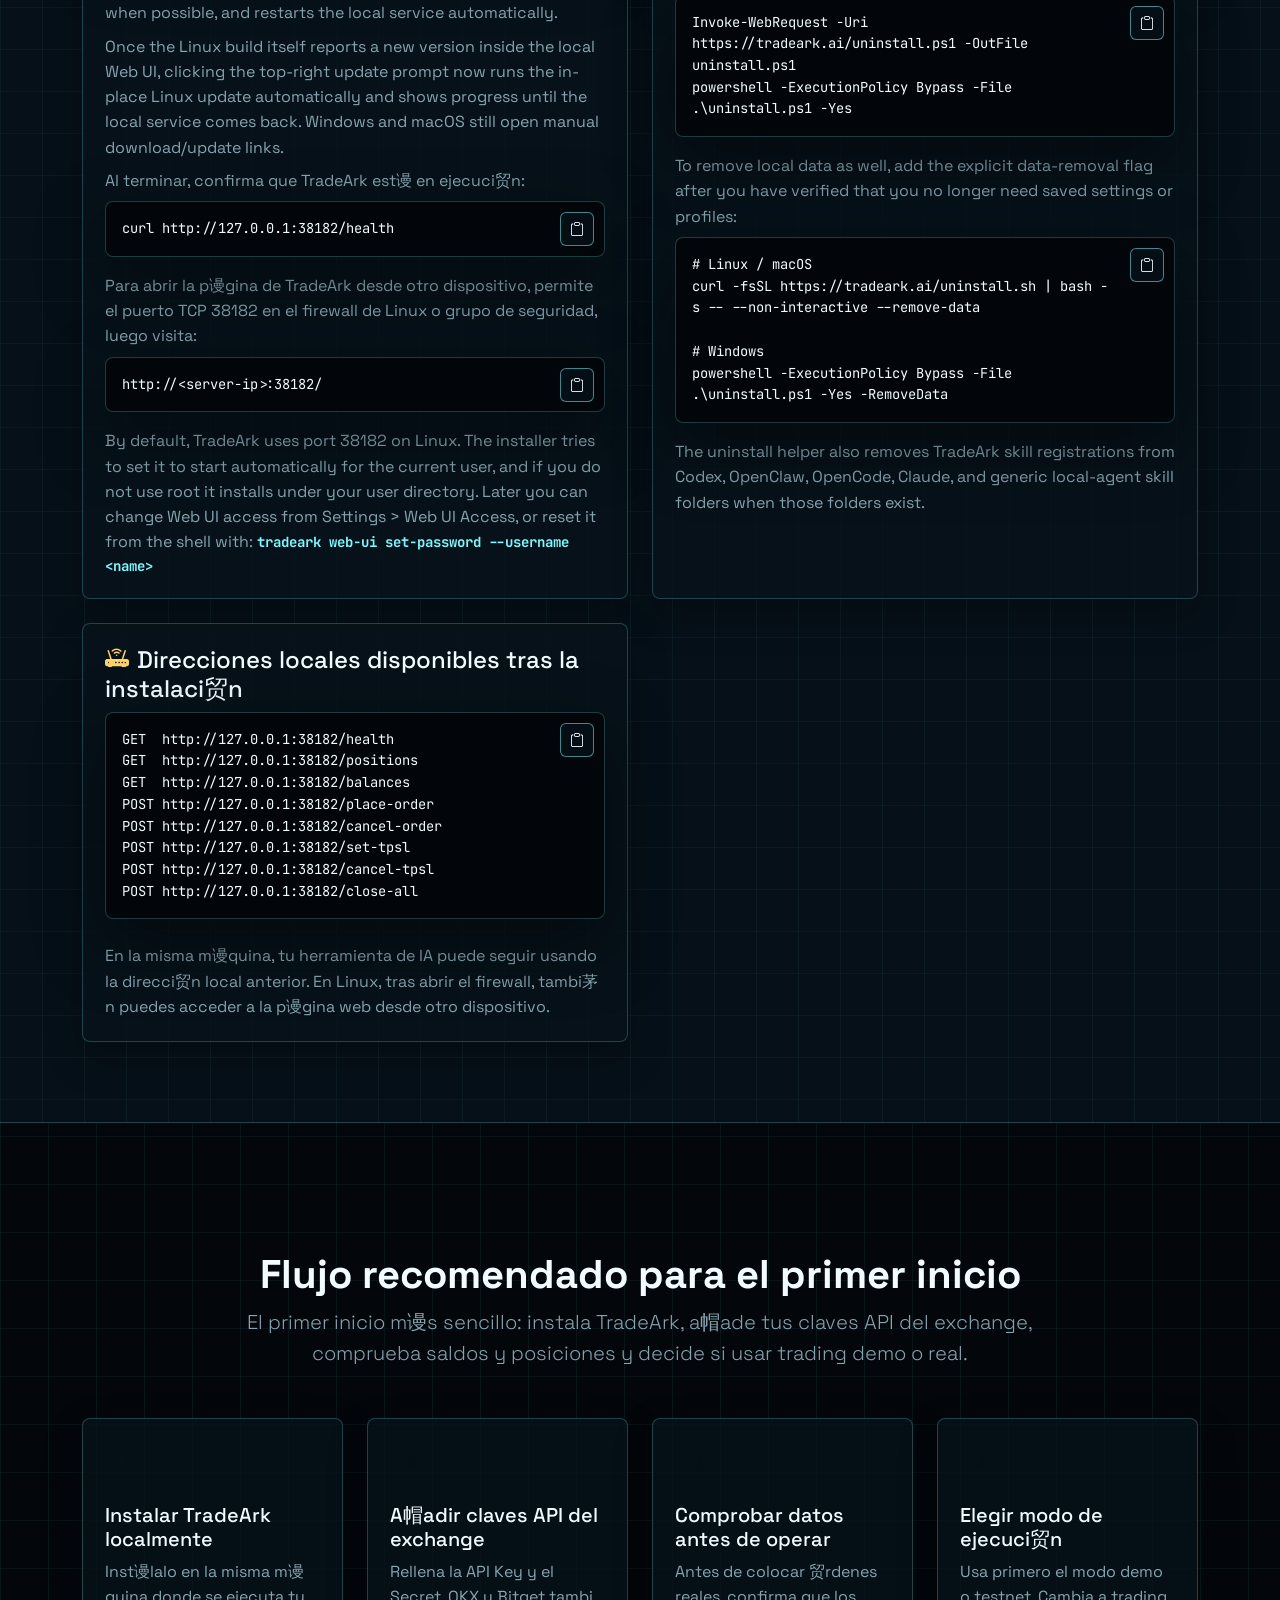
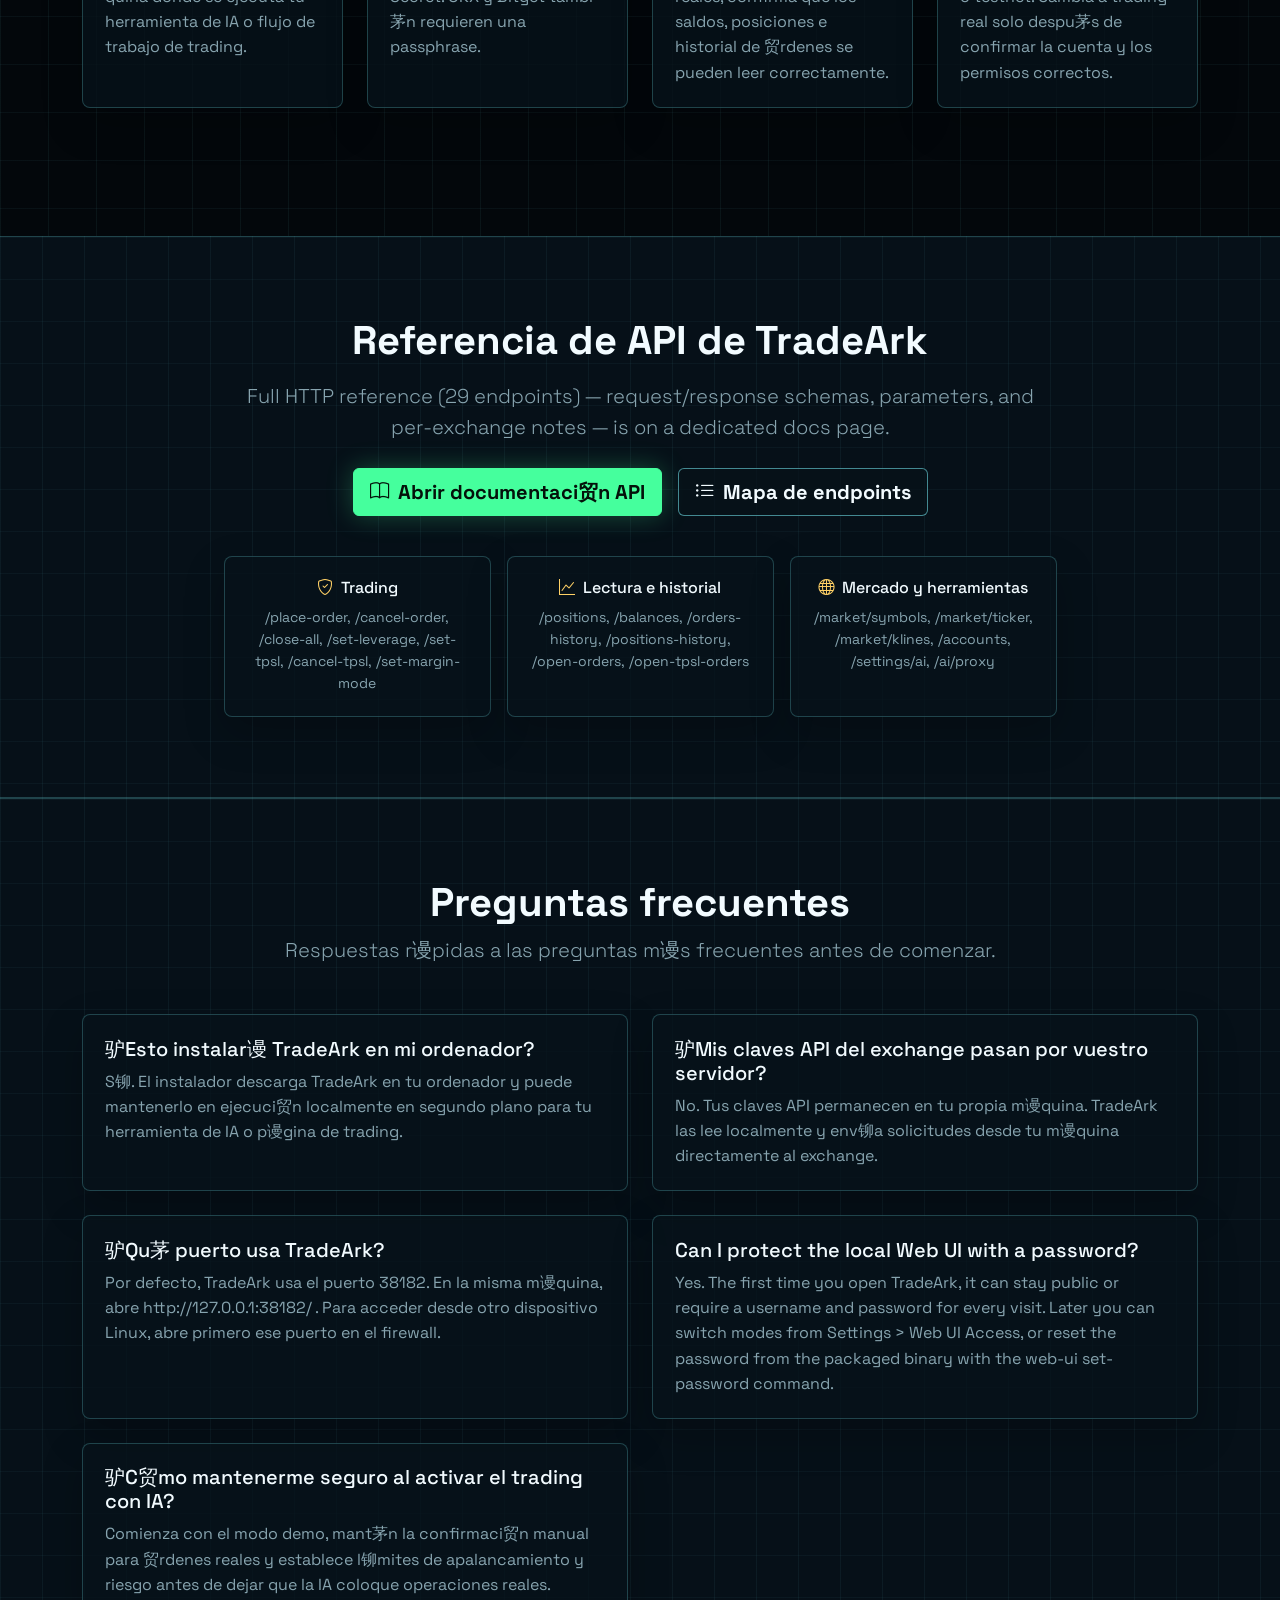
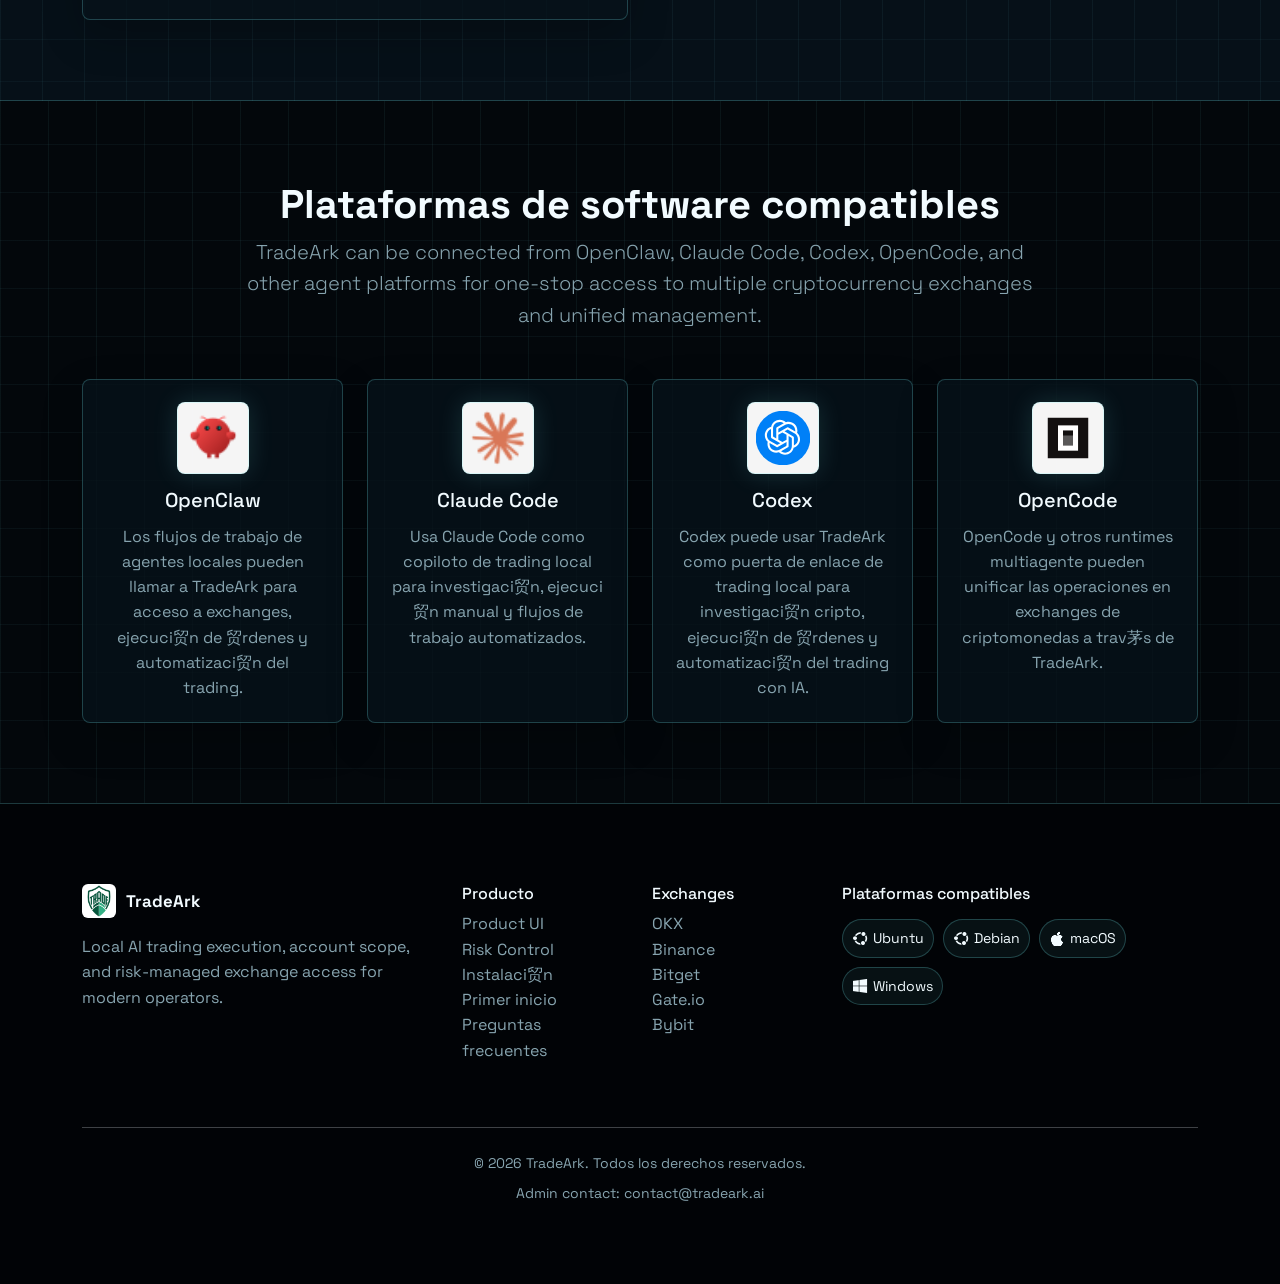
<file: es/index.html>
﻿﻿<!DOCTYPE html>
<html lang="es" data-bs-theme="light">
<head>
    <meta charset="UTF-8">
    <meta name="viewport" content="width=device-width, initial-scale=1.0">
    <title>TradeArk - Configuraci贸n de trading con agente local</title>
    <meta name="description" content="TradeArk is a local trading control room for AI agents, exchange execution, and risk-managed order routing.">
    <meta property="og:title" content="TradeArk">
    <meta property="og:description" content="Run AI trading through a local executor with account scope, policy checks, and operator control.">
    <meta property="og:type" content="website">
    <meta property="og:url" content="https://tradeark.ai/">
    <meta name="twitter:card" content="summary">
    <meta name="twitter:title" content="TradeArk">
    <meta name="twitter:description" content="Run AI trading through a local executor with account scope, policy checks, and operator control.">
    <link rel="canonical" href="https://tradeark.ai/">
    <link rel="icon" type="image/png" href="/static/img/tradeark_logo.png">
    
    <!-- Bootstrap 5 -->
    <link href="https://cdn.jsdelivr.net/npm/bootstrap@5.3.2/dist/css/bootstrap.min.css" rel="stylesheet">
    <!-- Bootstrap Icons -->
    <link href="https://cdn.jsdelivr.net/npm/bootstrap-icons@1.11.2/font/bootstrap-icons.css" rel="stylesheet">
    <!-- Google Fonts -->
    <link href="https://fonts.googleapis.com/css2?family=JetBrains+Mono:wght@500;700&family=Space+Grotesk:wght@400;500;600;700&display=swap" rel="stylesheet">
    <!-- Custom CSS -->
    <link href="/static/css/style.css?v=20260626-ops" rel="stylesheet">
    
</head>
<body>
    <!-- Navigation -->
    <nav class="navbar navbar-expand-lg fixed-top">
        <div class="container">
            <a class="navbar-brand d-flex align-items-center" href="/es/">
                <img src="/static/img/tradeark_logo.png" alt="TradeArk" height="36" class="me-2">
                <span class="fw-bold">TradeArk</span>
            </a>
            
            <button class="navbar-toggler" type="button" data-bs-toggle="collapse" data-bs-target="#navbarNav">
                <span class="navbar-toggler-icon"></span>
            </button>
            
            <div class="collapse navbar-collapse" id="navbarNav">
                <ul class="navbar-nav ms-auto align-items-center">
                    <li class="nav-item">
                        <a class="nav-link" href="/es/#product-ui">Producto</a>
                    </li>
                    <li class="nav-item">
                        <a class="nav-link" href="/es/#ai-risk-control-home">Risk Control</a>
                    </li>
                    <li class="nav-item">
                        <a class="nav-link" href="/es/#install">Instalaci贸n</a>
                    </li>
                    <li class="nav-item">
                        <a class="nav-link" href="/es/#flow">Primer inicio</a>
                    </li>
                    <li class="nav-item">
                        <a class="nav-link" href="https://docs.tradeark.ai/">Documentaci贸n API</a>
                    </li>
                    <li class="nav-item ms-lg-3">
                        <a class="btn btn-sm btn-warning nav-cta" href="/es/#install">
                            <i class="bi bi-download me-1"></i>Install
                        </a>
                    </li>
                    
                    <!-- Language Dropdown -->
                    <li class="nav-item dropdown ms-3">
                        <a class="nav-link dropdown-toggle" href="#" role="button" data-bs-toggle="dropdown">
                            <i class="bi bi-globe2"></i>
                        </a>
                        <ul class="dropdown-menu dropdown-menu-end">
                            <li>
                                <a class="dropdown-item" href="/">English</a>
                            </li>
                            <li>
                                <a class="dropdown-item" href="/de/">Deutsch</a>
                            </li>
                            <li>
                                <a class="dropdown-item" href="/fr/">Français</a>
                            </li>
                            <li>
                                <a class="dropdown-item" href="/it/">Italiano</a>
                            </li>
                            <li>
                                <a class="dropdown-item" href="/ja/">日本語</a>
                            </li>
                            <li>
                                <a class="dropdown-item active" href="/es/">Español</a>
                            </li>
                            <li>
                                <a class="dropdown-item" href="/pt/">Português</a>
                            </li>
                            <li>
                                <a class="dropdown-item" href="/zh-hans/">简体中文</a>
                            </li>
                            <li>
                                <a class="dropdown-item" href="/zh-hant/">繁體中文</a>
                            </li>
                        </ul>
                    </li>
                </ul>
            </div>
        </div>
    </nav>

    <!-- Main Content -->
    <main>
<section class="hero-section trade-ops-hero">
    <div class="hero-screen" aria-hidden="true"></div>
    <div class="hero-scanline" aria-hidden="true"></div>
    <div class="container hero-command-layout">
        <div class="hero-copy">
            <span class="eyebrow">TradeArk Local Command</span>
            <h1 class="display-4 fw-bold mb-4">
                <span class="hero-title-line">TradeArk</span>
                <span class="hero-title-line">AI trading, routed through your machine</span>
            </h1>
            <p class="lead mb-4">Run AI agents against a local trading screen and HTTP API. Read charts, balances, positions, and settings locally, then let protected exchange writes pass through named clients, policy gates, and live watchdogs before anything reaches Binance, OKX, Bybit, Bitget, Gate, or other supported exchanges.</p>
            <div class="hero-actions">
                <a href="#install" class="btn btn-warning btn-lg px-4">
                    <i class="bi bi-download me-2"></i>Detalles de instalaci贸n
                </a>
                <a href="#product-ui" class="btn btn-outline-dark btn-lg px-4">
                    <i class="bi bi-window-stack me-2"></i>View Product UI
                </a>
            </div>
        </div>
        <div class="hero-hud" aria-label="TradeArk live status preview">
            <div class="hud-row">
                <span>LOCAL NODE</span>
                <strong>127.0.0.1:38182</strong>
            </div>
            <div class="hud-row">
                <span>RISK ENGINE</span>
                <strong>ARMED</strong>
            </div>
            <div class="hud-row hud-row-market">
                <span>BTC/USDT</span>
                <strong>$64,820.40</strong>
                <em>+2.18%</em>
            </div>
        </div>
        <div class="hero-command-strip">
            <div>
                <strong>29</strong>
                <span>HTTP endpoints</span>
            </div>
            <div>
                <strong>Local</strong>
                <span>Keys stay on this machine</span>
            </div>
            <div>
                <strong>Policy</strong>
                <span>Symbol, leverage, notional, route</span>
            </div>
        </div>
    </div>
</section>

<section id="product-ui" class="py-5 bg-dark-gradient">
    <div class="container">
        <div class="skill-spotlight ui-showcase">
            <div class="row align-items-center g-4 g-lg-5">
                <div class="col-lg-5">
                    <span class="badge bg-warning text-dark mb-3 px-3 py-2">Interfaz del producto en vivo</span>
                    <h2 class="display-6 fw-bold mb-3">Descubre c贸mo es TradeArk antes de instalarlo</h2>
                    <p class="lead text-muted mb-4">TradeArk sirve una interfaz web local en /. Traders y agentes de IA pueden ver charts, cambiar de exchange, revisar posiciones y saldos, ejecutar automatizaci贸n IA, colocar 贸rdenes manuales y gestionar el trading por lotes desde una pantalla unificada.</p>
                    <div class="ui-showcase-metrics">
                        <div class="ui-showcase-chip">
                            <i class="bi bi-graph-up-arrow"></i>
                            <span>Chart de mercado integrado y contexto de precio en tiempo real</span>
                        </div>
                        <div class="ui-showcase-chip">
                            <i class="bi bi-collection-fill"></i>
                            <span>Paneles de trading multicuenta y estado</span>
                        </div>
                        <div class="ui-showcase-chip">
                            <i class="bi bi-lightning-charge-fill"></i>
                            <span>Entrada de 贸rdenes, TP/SL y acciones por lotes en una vista</span>
                        </div>
                        <div class="ui-showcase-chip">
                            <i class="bi bi-diagram-3-fill"></i>
                            <span>Acceso en un clic a exchanges para automatizaci贸n IA y trading por lotes multicuenta</span>
                        </div>
                    </div>
                </div>
                <div class="col-lg-7">
                    <div class="ui-showcase-frame">
                        <img
                            src="/static/img/tradeark-firewall-home.png"
                            alt="Captura de pantalla de la interfaz de trading de TradeArk"
                            class="img-fluid ui-showcase-image"
                            loading="lazy"
                        >
                    </div>
                </div>
            </div>
        </div>
    </div>
</section>

<section id="ai-risk-control-home" class="py-5">
    <div class="container">
        <div class="text-center mb-5">
            <span class="badge bg-warning text-dark mb-3 px-3 py-2">AI Risk Control</span>
            <h2 class="display-6 fw-bold">Let AI trade through a local firewall, not through raw exchange keys</h2>
            <p class="lead text-muted section-lead">TradeArk includes a built-in two-layer AI trading firewall for OpenClaw, Claude Code, Codex, and similar local agents. Create a named AI client in the local Web UI, generate a ready-to-paste prompt, and keep TradeArk enforcing limits before any exchange write leaves the machine.</p>
        </div>
        <div class="row g-4">
            <div class="col-md-6 col-xl-3">
                <div class="feature-card h-100">
                    <div class="feature-icon bg-gradient-warning">
                        <i class="bi bi-shield-lock-fill"></i>
                    </div>
                    <h4>Per-agent token scope</h4>
                    <p class="text-muted">Issue a separate AI client for each bot, workspace, or operator. Each token is bound to selected saved accounts and can be rotated or revoked instantly from the local Web UI.</p>
                </div>
            </div>
            <div class="col-md-6 col-xl-3">
                <div class="feature-card h-100">
                    <div class="feature-icon bg-gradient-info">
                        <i class="bi bi-sliders2-vertical"></i>
                    </div>
                    <h4>Pre-trade policy engine</h4>
                    <p class="text-muted">Before an order reaches the exchange, TradeArk can enforce route allowlists, symbol rules, asset scope, leverage ceilings, max quantity, max notional, and rate or daily limits.</p>
                </div>
            </div>
            <div class="col-md-6 col-xl-3">
                <div class="feature-card h-100">
                    <div class="feature-icon bg-gradient-danger">
                        <i class="bi bi-activity"></i>
                    </div>
                    <h4>Live watchdog + kill switches</h4>
                    <p class="text-muted">A second layer keeps watching balances and positions from the local executor. It can alert, cancel open orders, flatten swap exposure, or freeze a client or account when thresholds are hit.</p>
                </div>
            </div>
            <div class="col-md-6 col-xl-3">
                <div class="feature-card h-100">
                    <div class="feature-icon bg-gradient-success">
                        <i class="bi bi-magic"></i>
                    </div>
                    <h4>Prompt-ready onboarding</h4>
                    <p class="text-muted">The AI Risk panel can generate a ready-to-paste prompt for OpenClaw, Claude Code, Codex, and similar tools, so teams do not need to handwrite headers, account scope, or route rules.</p>
                </div>
            </div>
        </div>
        <div class="doc-note mt-4">
            <p class="text-muted mb-2">Normal local reads such as balances, positions, and history stay on the same machine, and exchange writes run on the same local trading routes under AI Risk Control by tagging each request with the named client.</p>
            <p class="text-muted mb-0">Operators can rotate tokens in one click, freeze a client or account, and keep each AI workflow inside saved-account scope instead of handing out unrestricted live exchange keys.</p>
        </div>
        <div class="text-center mt-4">
            <a href="https://docs.tradeark.ai/#ai-risk-control" class="btn btn-outline-warning btn-lg px-4">
                <i class="bi bi-shield-check me-2"></i>Read the full AI Risk Control guide
            </a>
        </div>
    </div>
</section>

<section id="ai-risk-workflow" class="py-5 bg-dark-gradient">
    <div class="container">
        <div class="text-center mb-5">
            <span class="badge bg-warning text-dark mb-3 px-3 py-2">AI Control Plane</span>
            <h2 class="display-6 fw-bold">How the local AI risk loop works end to end</h2>
            <p class="lead text-muted section-lead">The operator owns the control plane. AI gets prompt-ready access, TradeArk evaluates every protected write locally, and the exchange only sees requests that pass policy.</p>
        </div>
        <div class="risk-flow-track mb-4">
            <span class="risk-flow-node">Operator</span>
            <span class="risk-flow-arrow" aria-hidden="true">-&gt;</span>
            <span class="risk-flow-node">AI prompt</span>
            <span class="risk-flow-arrow" aria-hidden="true">-&gt;</span>
            <span class="risk-flow-node">Local reads</span>
            <span class="risk-flow-arrow" aria-hidden="true">-&gt;</span>
            <span class="risk-flow-node">Protected writes</span>
            <span class="risk-flow-arrow" aria-hidden="true">-&gt;</span>
            <span class="risk-flow-node">Policy gate</span>
            <span class="risk-flow-arrow" aria-hidden="true">-&gt;</span>
            <span class="risk-flow-node">Exchange</span>
            <span class="risk-flow-arrow" aria-hidden="true">-&gt;</span>
            <span class="risk-flow-node">Watchdog</span>
        </div>
        <div class="row g-4 mb-4">
            <div class="col-md-6 col-xl-3">
                <div class="step-card h-100">
                    <div class="risk-step-badge mb-3">1</div>
                    <h5>Create a named AI client</h5>
                    <p class="text-muted mb-0">Bind it to saved accounts, allowed routes, and policy limits from the local Web UI.</p>
                </div>
            </div>
            <div class="col-md-6 col-xl-3">
                <div class="step-card h-100">
                    <div class="risk-step-badge mb-3">2</div>
                    <h5>Generate a prompt the AI can actually use</h5>
                    <p class="text-muted mb-0">The prompt tells the AI which local routes to call and how to tag each request with the named client for protected writes.</p>
                </div>
            </div>
            <div class="col-md-6 col-xl-3">
                <div class="step-card h-100">
                    <div class="risk-step-badge mb-3">3</div>
                    <h5>Run exchange writes through the named local client</h5>
                    <p class="text-muted mb-0">Orders, close-all, and cancel-open-orders hit the local firewall instead of bypassing it with raw exchange credentials.</p>
                </div>
            </div>
            <div class="col-md-6 col-xl-3">
                <div class="step-card h-100">
                    <div class="risk-step-badge mb-3">4</div>
                    <h5>Block, forward, or freeze</h5>
                    <p class="text-muted mb-0">Layer 1 can block before the exchange sees the request. Layer 2 can alert, cancel, flatten, or freeze after exposure appears.</p>
                </div>
            </div>
        </div>
        <div class="row g-4">
            <div class="col-lg-6">
                <div class="doc-note h-100">
                    <h5 class="mb-3">What the AI gets</h5>
                    <p class="text-muted mb-0">A generated prompt lists the local routes to call and the named-client tag the executor uses to apply risk policy to protected writes.</p>
                </div>
            </div>
            <div class="col-lg-6">
                <div class="doc-note h-100">
                    <h5 class="mb-3">What the operator keeps</h5>
                    <p class="text-muted mb-0">One-click rotation, revoke, freeze, account separation, and a clear audit trail for every protected write decision.</p>
                </div>
            </div>
        </div>
    </div>
</section>

<section id="overview" class="py-5">
    <div class="container">
        <div class="text-center mb-5">
            <h2 class="display-6 fw-bold">Qu茅 se instala en tu m谩quina</h2>
            <p class="lead text-muted section-lead">TradeArk se instala en la misma m谩quina donde realizas trading. La instalaci贸n descarga el programa, crea archivos de datos locales y puede habilitar el inicio autom谩tico para que tu herramienta de IA siempre se conecte al mismo servicio local.</p>
        </div>
        <div class="row g-4">
            <div class="col-md-6 col-xl-3">
                <div class="feature-card h-100">
                    <div class="feature-icon bg-gradient-warning">
                        <i class="bi bi-box-seam-fill"></i>
                    </div>
                    <h4>Programa principal de TradeArk</h4>
                    <p class="text-muted">Es el programa local instalado en tu ordenador. Proporciona la p谩gina de trading, la conexi贸n local y las acciones de trading.</p>
                </div>
            </div>
            <div class="col-md-6 col-xl-3">
                <div class="feature-card h-100">
                    <div class="feature-icon bg-gradient-info">
                        <i class="bi bi-hdd-stack-fill"></i>
                    </div>
                    <h4>Configuraciones y registros locales</h4>
                    <p class="text-muted">Tu configuraci贸n y otros datos locales permanecen en esta m谩quina en lugar de en una cuenta web remota.</p>
                </div>
            </div>
            <div class="col-md-6 col-xl-3">
                <div class="feature-card h-100">
                    <div class="feature-icon bg-gradient-success">
                        <i class="bi bi-gear-fill"></i>
                    </div>
                    <h4>Inicio autom谩tico en segundo plano</h4>
                    <p class="text-muted">Tras la instalaci贸n, TradeArk puede iniciarse autom谩ticamente en segundo plano, sin necesidad de reabrirlo manualmente cada vez.</p>
                </div>
            </div>
            <div class="col-md-6 col-xl-3">
                <div class="feature-card h-100">
                    <div class="feature-icon bg-gradient-danger">
                        <i class="bi bi-key-fill"></i>
                    </div>
                    <h4>Entrada de claves del exchange</h4>
                    <p class="text-muted">Para conectar un exchange, rellena la API Key y el Secret. OKX y Bitget tambi茅n requieren una passphrase.</p>
                </div>
            </div>
        </div>
    </div>
</section>

<section id="install" class="py-5 bg-dark-gradient">
    <div class="container">
        <div class="text-center mb-5">
            <h2 class="display-6 fw-bold">Detalles de instalaci贸n</h2>
            <p class="lead text-muted section-lead">Si instalas t煤 mismo, usa el instalador est谩ndar. Para preparar un servidor o flujo de trabajo de IA, usa el comando de instalaci贸n en una l铆nea.</p>
        </div>
        <div class="row g-4">
            <div class="col-lg-6">
                <div class="install-platform-card h-100">
                    <h4><i class="bi bi-windows text-warning me-2"></i>Windows</h4>
                    <p class="text-muted">Portable ZIP for the local browser-based trading UI. On first open you can keep the page public or require a username and password every time. No admin rights, registry writes, or auto-start.</p>
                    <div class="d-flex gap-2 flex-wrap mb-3">
                        <a href="https://tradeark.ai/releases/latest/tradeark_windows_portable.zip" class="btn btn-warning"><i class="bi bi-download me-2"></i>Download Windows portable ZIP</a>
                        <span class="badge bg-secondary align-self-center">Windows x64 · 1.0.0+20260826.030721Z</span>
                    </div>
                    <p class="text-muted mb-2">Extract the ZIP into any user-writable folder, then run the local launcher:</p>
                    <ol class="install-steps-list mb-3">
                        <li>Download and extract tradeark_windows_portable.zip</li>
                        <li>Open the extracted folder</li>
                        <li>Run start_tradeark.bat</li>
                        <li>Your browser opens the local UI and the first-run access wizard</li>
                    </ol>
                    <p class="text-muted mb-2">If you prefer a scripted install into LocalAppData, use the PowerShell helper:</p>
                    <div class="code-block mb-3 position-relative command-copy-block">
                        <pre class="mb-0 guide-code">Invoke-WebRequest -Uri https://tradeark.ai/install.ps1 -OutFile "$env:TEMP\tradeark-install.ps1"; powershell -ExecutionPolicy Bypass -File "$env:TEMP\tradeark-install.ps1" -Yes</pre>
                        <button type="button" class="btn btn-sm btn-outline-warning copy-btn" title="Copy" aria-label="Copy" onclick="copyCodeBlock(this)">
                            <i class="bi bi-clipboard"></i>
                        </button>
                    </div>
                    <p class="text-muted mb-2">The local UI opens at:</p>
                    <div class="code-block mb-4 position-relative command-copy-block">
                        <pre class="mb-0 guide-code">http://127.0.0.1:38182/</pre>
                        <button type="button" class="btn btn-sm btn-outline-warning copy-btn" title="Copy" aria-label="Copy" onclick="copyCodeBlock(this)">
                            <i class="bi bi-clipboard"></i>
                        </button>
                    </div>
                    <p class="text-muted mb-0">This Windows package stays in user space. It does not require admin rights, does not write startup registry entries, and only notifies about new versions. Later you can change Web UI access from Settings &gt; Web UI Access, or reset it from the portable folder with: <code>TradeArk.exe web-ui set-password --username &lt;name&gt;</code></p>
                </div>
            </div>
            <div class="col-lg-6">
                <div class="install-platform-card h-100">
                    <h4><i class="bi bi-apple text-warning me-2"></i>macOS</h4>
                    <p class="text-muted">Menu bar app that installs TradeArk locally and lets you open the trading page or restart the local service with one click. On first open you can leave the page public or protect it with a username and password.</p>
                    <div class="d-flex gap-2 flex-wrap mb-3">
                        <a href="https://tradeark.ai/releases/latest/signal_executor_darwin_arm64.dmg" class="btn btn-warning"><i class="bi bi-download me-2"></i>Descargar TradeArk para macOS (.dmg)</a>
                        <a href="https://tradeark.ai/releases/latest/signal_executor_darwin_amd64.dmg" class="btn btn-outline-light"><i class="bi bi-download me-2"></i>Descargar DMG Intel</a>
                        <span class="badge bg-secondary align-self-center">macOS 13+ · Apple Silicon / Intel</span>
                    </div>
                    <p class="text-muted mb-2">Para la mayor铆a de usuarios de escritorio macOS, usa la app empaquetada:</p>
                    <ol class="install-steps-list mb-3">
                        <li>Descarga y abre el paquete macOS de TradeArk (.dmg)</li>
                        <li>Arrastra la app descargada a /Applications</li>
                        <li>Abre la app y usa el icono de la barra de men煤s para abrir la interfaz local en el navegador</li>
                        <li>Usa el men煤 para reiniciar el servicio local o activar el inicio en segundo plano</li>
                    </ol>
                    <p class="text-muted mb-2">Este DMG puede abrirse normalmente en Finder, pero a煤n no est谩 notariado por Apple. La primera vez, macOS puede pedirte que hagas clic derecho en la app y elijas Abrir una vez.</p>
                    <p class="text-muted mb-2">Si necesitas despliegue por l铆nea de comandos o instalaci贸n desatendida, puedes usar el comando de instalaci贸n en una l铆nea:</p>
                    <div class="code-block mb-4 position-relative command-copy-block">
                        <pre class="mb-0 guide-code">curl -fsSL https://tradeark.ai/install.sh | bash -s -- --non-interactive --skip-credentials --install-service</pre>
                        <button type="button" class="btn btn-sm btn-outline-warning copy-btn" title="Copy" aria-label="Copy" onclick="copyCodeBlock(this)">
                            <i class="bi bi-clipboard"></i>
                        </button>
                    </div>
                    <p class="text-muted mb-0">The command-line install sets up the same local TradeArk service. The app is simply a more convenient desktop way to manage it. If you enable password mode, every browser visit asks you to sign in until you switch back to public access or reset the password from Settings &gt; Web UI Access.</p>
                </div>
            </div>
            <div class="col-lg-6">
                <div class="install-platform-card h-100">
                    <h4><i class="bi bi-ubuntu text-warning me-2"></i>Linux (Ubuntu / Debian)</h4>
                    <p class="text-muted">Run one command and Linux will download TradeArk, install it the first time, or update the existing install in place later. On first open you can keep the page public or require a username and password every time:</p>
                    <div class="code-block mb-3 position-relative command-copy-block">
                        <pre class="mb-0 guide-code">curl -fsSL https://tradeark.ai/install.sh | bash -s -- --non-interactive --skip-credentials --install-service</pre>
                        <button type="button" class="btn btn-sm btn-outline-warning copy-btn" title="Copy" aria-label="Copy" onclick="copyCodeBlock(this)">
                            <i class="bi bi-clipboard"></i>
                        </button>
                    </div>
                    <p class="text-muted mb-2">When TradeArk is already installed, rerunning the same command keeps your local data, reuses the current Linux service settings when possible, and restarts the local service automatically.</p>
                    <p class="text-muted mb-2">Once the Linux build itself reports a new version inside the local Web UI, clicking the top-right update prompt now runs the in-place Linux update automatically and shows progress until the local service comes back. Windows and macOS still open manual download/update links.</p>
                    <p class="text-muted mb-2">Al terminar, confirma que TradeArk est谩 en ejecuci贸n:</p>
                    <div class="code-block mb-3 position-relative command-copy-block">
                        <pre class="mb-0 guide-code">curl http://127.0.0.1:38182/health</pre>
                        <button type="button" class="btn btn-sm btn-outline-warning copy-btn" title="Copy" aria-label="Copy" onclick="copyCodeBlock(this)">
                            <i class="bi bi-clipboard"></i>
                        </button>
                    </div>
                    <p class="text-muted mb-2">Para abrir la p谩gina de TradeArk desde otro dispositivo, permite el puerto TCP 38182 en el firewall de Linux o grupo de seguridad, luego visita:</p>
                    <div class="code-block mb-3 position-relative command-copy-block">
                        <pre class="mb-0 guide-code">http://&lt;server-ip&gt;:38182/</pre>
                        <button type="button" class="btn btn-sm btn-outline-warning copy-btn" title="Copy" aria-label="Copy" onclick="copyCodeBlock(this)">
                            <i class="bi bi-clipboard"></i>
                        </button>
                    </div>
                    <p class="text-muted mb-0">By default, TradeArk uses port 38182 on Linux. The installer tries to set it to start automatically for the current user, and if you do not use root it installs under your user directory. Later you can change Web UI access from Settings &gt; Web UI Access, or reset it from the shell with: <code>tradeark web-ui set-password --username &lt;name&gt;</code></p>
                </div>
            </div>
            <div class="col-lg-6">
                <div class="install-platform-card h-100">
                    <h4><i class="bi bi-trash3-fill text-warning me-2"></i>Uninstall TradeArk</h4>
                    <p class="text-muted">Use the uninstall helper when you want to remove the local service, installed binary, and registered local-agent skills. Local data is kept by default so account profiles and settings are not deleted accidentally.</p>
                    <p class="text-muted mb-2">Linux / macOS command-line uninstall:</p>
                    <div class="code-block mb-3 position-relative command-copy-block">
                        <pre class="mb-0 guide-code">curl -fsSL https://tradeark.ai/uninstall.sh | bash -s -- --non-interactive</pre>
                        <button type="button" class="btn btn-sm btn-outline-warning copy-btn" title="Copy" aria-label="Copy" onclick="copyCodeBlock(this)">
                            <i class="bi bi-clipboard"></i>
                        </button>
                    </div>
                    <p class="text-muted mb-2">Windows scripted uninstall:</p>
                    <div class="code-block mb-3 position-relative command-copy-block">
                        <pre class="mb-0 guide-code">Invoke-WebRequest -Uri https://tradeark.ai/uninstall.ps1 -OutFile uninstall.ps1
powershell -ExecutionPolicy Bypass -File .\uninstall.ps1 -Yes</pre>
                        <button type="button" class="btn btn-sm btn-outline-warning copy-btn" title="Copy" aria-label="Copy" onclick="copyCodeBlock(this)">
                            <i class="bi bi-clipboard"></i>
                        </button>
                    </div>
                    <p class="text-muted mb-2">To remove local data as well, add the explicit data-removal flag after you have verified that you no longer need saved settings or profiles:</p>
                    <div class="code-block mb-3 position-relative command-copy-block">
                        <pre class="mb-0 guide-code"># Linux / macOS
curl -fsSL https://tradeark.ai/uninstall.sh | bash -s -- --non-interactive --remove-data

# Windows
powershell -ExecutionPolicy Bypass -File .\uninstall.ps1 -Yes -RemoveData</pre>
                        <button type="button" class="btn btn-sm btn-outline-warning copy-btn" title="Copy" aria-label="Copy" onclick="copyCodeBlock(this)">
                            <i class="bi bi-clipboard"></i>
                        </button>
                    </div>
                    <p class="text-muted mb-0">The uninstall helper also removes TradeArk skill registrations from Codex, OpenClaw, OpenCode, Claude, and generic local-agent skill folders when those folders exist.</p>
                </div>
            </div>
            <div class="col-lg-6">
                <div class="install-platform-card h-100">
                    <h4><i class="bi bi-router-fill text-warning me-2"></i>Direcciones locales disponibles tras la instalaci贸n</h4>
                    <div class="code-block mb-4 position-relative command-copy-block">
                        <pre class="mb-0 guide-code">GET  http://127.0.0.1:38182/health
GET  http://127.0.0.1:38182/positions
GET  http://127.0.0.1:38182/balances
POST http://127.0.0.1:38182/place-order
POST http://127.0.0.1:38182/cancel-order
POST http://127.0.0.1:38182/set-tpsl
POST http://127.0.0.1:38182/cancel-tpsl
POST http://127.0.0.1:38182/close-all</pre>
                        <button type="button" class="btn btn-sm btn-outline-warning copy-btn" title="Copy" aria-label="Copy" onclick="copyCodeBlock(this)">
                            <i class="bi bi-clipboard"></i>
                        </button>
                    </div>
                    <p class="text-muted mb-0">En la misma m谩quina, tu herramienta de IA puede seguir usando la direcci贸n local anterior. En Linux, tras abrir el firewall, tambi茅n puedes acceder a la p谩gina web desde otro dispositivo.</p>
                </div>
            </div>
        </div>
    </div>
</section>

<section id="flow" class="py-5 my-5">
    <div class="container">
        <div class="text-center mb-5">
            <h2 class="display-6 fw-bold">Flujo recomendado para el primer inicio</h2>
            <p class="lead text-muted section-lead">El primer inicio m谩s sencillo: instala TradeArk, a帽ade tus claves API del exchange, comprueba saldos y posiciones y decide si usar trading demo o real.</p>
        </div>
        <div class="row g-4">
            <div class="col-md-6 col-xl-3">
                <div class="step-card h-100">
                    <div class="step-number">1</div>
                    <h5>Instalar TradeArk localmente</h5>
                    <p class="text-muted">Inst谩lalo en la misma m谩quina donde se ejecuta tu herramienta de IA o flujo de trabajo de trading.</p>
                </div>
            </div>
            <div class="col-md-6 col-xl-3">
                <div class="step-card h-100">
                    <div class="step-number">2</div>
                    <h5>A帽adir claves API del exchange</h5>
                    <p class="text-muted">Rellena la API Key y el Secret. OKX y Bitget tambi茅n requieren una passphrase.</p>
                </div>
            </div>
            <div class="col-md-6 col-xl-3">
                <div class="step-card h-100">
                    <div class="step-number">3</div>
                    <h5>Comprobar datos antes de operar</h5>
                    <p class="text-muted">Antes de colocar 贸rdenes reales, confirma que los saldos, posiciones e historial de 贸rdenes se pueden leer correctamente.</p>
                </div>
            </div>
            <div class="col-md-6 col-xl-3">
                <div class="step-card h-100">
                    <div class="step-number">4</div>
                    <h5>Elegir modo de ejecuci贸n</h5>
                    <p class="text-muted">Usa primero el modo demo o testnet. Cambia a trading real solo despu茅s de confirmar la cuenta y los permisos correctos.</p>
                </div>
            </div>
        </div>
    </div>
</section>

<section id="api-reference" class="py-5 bg-dark-gradient">
    <div class="container">
        <div class="text-center">
            <h2 class="display-6 fw-bold">Referencia de API de TradeArk</h2>
            <p class="lead text-muted section-lead mt-3">Full HTTP reference (29 endpoints) — request/response schemas, parameters, and per-exchange notes — is on a dedicated docs page.</p>
            <div class="d-flex gap-3 justify-content-center flex-wrap mt-4">
                <a href="https://docs.tradeark.ai/" class="btn btn-warning btn-lg"><i class="bi bi-book me-2"></i>Abrir documentaci贸n API</a>
                <a href="https://docs.tradeark.ai/#api-reference" class="btn btn-outline-light btn-lg"><i class="bi bi-list-ul me-2"></i>Mapa de endpoints</a>
            </div>
            <div class="row g-3 justify-content-center mt-4">
                <div class="col-md-4 col-lg-3">
                    <div class="step-card h-100">
                        <h6 class="mb-2"><i class="bi bi-shield-check text-warning me-2"></i>Trading</h6>
                        <p class="text-muted small mb-0">/place-order, /cancel-order, /close-all, /set-leverage, /set-tpsl, /cancel-tpsl, /set-margin-mode</p>
                    </div>
                </div>
                <div class="col-md-4 col-lg-3">
                    <div class="step-card h-100">
                        <h6 class="mb-2"><i class="bi bi-graph-up text-warning me-2"></i>Lectura e historial</h6>
                        <p class="text-muted small mb-0">/positions, /balances, /orders-history, /positions-history, /open-orders, /open-tpsl-orders</p>
                    </div>
                </div>
                <div class="col-md-4 col-lg-3">
                    <div class="step-card h-100">
                        <h6 class="mb-2"><i class="bi bi-globe text-warning me-2"></i>Mercado y herramientas</h6>
                        <p class="text-muted small mb-0">/market/symbols, /market/ticker, /market/klines, /accounts, /settings/ai, /ai/proxy</p>
                    </div>
                </div>
            </div>
        </div>
    </div>
</section>

<section id="faq" class="py-5 bg-dark-gradient">
    <div class="container">
        <div class="text-center mb-5">
            <h2 class="display-6 fw-bold">Preguntas frecuentes</h2>
            <p class="lead text-muted section-lead">Respuestas r谩pidas a las preguntas m谩s frecuentes antes de comenzar.</p>
        </div>
        <div class="row g-4">
            <div class="col-lg-6">
                <div class="faq-card h-100">
                    <h5>驴Esto instalar谩 TradeArk en mi ordenador?</h5>
                    <p class="text-muted">S铆. El instalador descarga TradeArk en tu ordenador y puede mantenerlo en ejecuci贸n localmente en segundo plano para tu herramienta de IA o p谩gina de trading.</p>
                </div>
            </div>
            <div class="col-lg-6">
                <div class="faq-card h-100">
                    <h5>驴Mis claves API del exchange pasan por vuestro servidor?</h5>
                    <p class="text-muted">No. Tus claves API permanecen en tu propia m谩quina. TradeArk las lee localmente y env铆a solicitudes desde tu m谩quina directamente al exchange.</p>
                </div>
            </div>
            <div class="col-lg-6">
                <div class="faq-card h-100">
                    <h5>驴Qu茅 puerto usa TradeArk?</h5>
                    <p class="text-muted">Por defecto, TradeArk usa el puerto 38182. En la misma m谩quina, abre http://127.0.0.1:38182/ . Para acceder desde otro dispositivo Linux, abre primero ese puerto en el firewall.</p>
                </div>
            </div>
            <div class="col-lg-6">
                <div class="faq-card h-100">
                    <h5>Can I protect the local Web UI with a password?</h5>
                    <p class="text-muted">Yes. The first time you open TradeArk, it can stay public or require a username and password for every visit. Later you can switch modes from Settings &gt; Web UI Access, or reset the password from the packaged binary with the web-ui set-password command.</p>
                </div>
            </div>
            <div class="col-lg-6">
                <div class="faq-card h-100">
                    <h5>驴C贸mo mantenerme seguro al activar el trading con IA?</h5>
                    <p class="text-muted">Comienza con el modo demo, mant茅n la confirmaci贸n manual para 贸rdenes reales y establece l铆mites de apalancamiento y riesgo antes de dejar que la IA coloque operaciones reales.</p>
                </div>
            </div>
        </div>
    </div>
</section>

<section id="software-platforms" class="py-5">
    <div class="container">
        <div class="text-center mb-5">
            <h2 class="display-6 fw-bold">Plataformas de software compatibles</h2>
            <p class="lead text-muted section-lead">TradeArk can be connected from OpenClaw, Claude Code, Codex, OpenCode, and other agent platforms for one-stop access to multiple cryptocurrency exchanges and unified management.</p>
        </div>
        <div class="row g-4">
            <div class="col-md-6 col-lg-3">
                <div class="step-card h-100 text-center software-platform-card">
                    <div class="platform-logo-badge" aria-hidden="true">
                        <img src="/static/img/platforms/openclaw-favicon.png" alt="OpenClaw" class="platform-logo-image platform-logo-image--openclaw">
                    </div>
                    <h5 class="mb-2">OpenClaw</h5>
                    <p class="text-muted mb-0">Los flujos de trabajo de agentes locales pueden llamar a TradeArk para acceso a exchanges, ejecuci贸n de 贸rdenes y automatizaci贸n del trading.</p>
                </div>
            </div>
            <div class="col-md-6 col-lg-3">
                <div class="step-card h-100 text-center software-platform-card">
                    <div class="platform-logo-badge" aria-hidden="true">
                        <img src="/static/img/platforms/claude-code.png" alt="Claude Code" class="platform-logo-image platform-logo-image--claude">
                    </div>
                    <h5 class="mb-2">Claude Code</h5>
                    <p class="text-muted mb-0">Usa Claude Code como copiloto de trading local para investigaci贸n, ejecuci贸n manual y flujos de trabajo automatizados.</p>
                </div>
            </div>
            <div class="col-md-6 col-lg-3">
                <div class="step-card h-100 text-center software-platform-card">
                    <div class="platform-logo-badge" aria-hidden="true">
                        <img src="/static/img/platforms/codex.svg" alt="Codex" class="platform-logo-image platform-logo-image--codex">
                    </div>
                    <h5 class="mb-2">Codex</h5>
                    <p class="text-muted mb-0">Codex puede usar TradeArk como puerta de enlace de trading local para investigaci贸n cripto, ejecuci贸n de 贸rdenes y automatizaci贸n del trading con IA.</p>
                </div>
            </div>
            <div class="col-md-6 col-lg-3">
                <div class="step-card h-100 text-center software-platform-card">
                    <div class="platform-logo-badge" aria-hidden="true">
                        <img src="/static/img/platforms/opencode.png" alt="OpenCode" class="platform-logo-image platform-logo-image--opencode">
                    </div>
                    <h5 class="mb-2">OpenCode</h5>
                    <p class="text-muted mb-0">OpenCode y otros runtimes multiagente pueden unificar las operaciones en exchanges de criptomonedas a trav茅s de TradeArk.</p>
                </div>
            </div>
        </div>
    </div>
</section>
    </main>

    <!-- Footer -->
    <footer class="footer py-5">
        <div class="container">
            <div class="row g-4">
                <div class="col-md-4 mb-4">
                    <div class="footer-brand mb-3">
                        <img src="/static/img/tradeark_logo.png" alt="TradeArk" height="34">
                        <span>TradeArk</span>
                    </div>
                    <p class="text-muted">Local AI trading execution, account scope, and risk-managed exchange access for modern operators.</p>
                </div>
                <div class="col-md-2 mb-4">
                    <h6>Producto</h6>
                    <ul class="list-unstyled">
                        <li><a href="/es/#product-ui" class="text-muted">Product UI</a></li>
                        <li><a href="/es/#ai-risk-control-home" class="text-muted">Risk Control</a></li>
                        <li><a href="/es/#install" class="text-muted">Instalaci贸n</a></li>
                        <li><a href="/es/#flow" class="text-muted">Primer inicio</a></li>
                        <li><a href="/es/#faq" class="text-muted">Preguntas frecuentes</a></li>
                    </ul>
                </div>
                <div class="col-md-2 mb-4">
                    <h6>Exchanges</h6>
                    <ul class="list-unstyled">
                        <li><a href="#" class="text-muted">OKX</a></li>
                        <li><a href="#" class="text-muted">Binance</a></li>
                        <li><a href="#" class="text-muted">Bitget</a></li>
                        <li><a href="#" class="text-muted">Gate.io</a></li>
                        <li><a href="#" class="text-muted">Bybit</a></li>
                    </ul>
                </div>
                <div class="col-md-4 mb-4">
                    <h6>Plataformas compatibles</h6>
                    <div class="footer-platforms">
                        <span><i class="bi bi-ubuntu"></i> Ubuntu</span>
                        <span><i class="bi bi-ubuntu"></i> Debian</span>
                        <span><i class="bi bi-apple"></i> macOS</span>
                        <span><i class="bi bi-windows"></i> Windows</span>
                    </div>
                </div>
            </div>
            <hr class="my-4">
            <div class="text-center text-muted">
                <small>&copy; 2026 TradeArk. Todos los derechos reservados.</small>
                <div class="mt-2">
                    <small>Admin contact: <a href="mailto:contact@tradeark.ai" class="text-muted">contact@tradeark.ai</a></small>
                </div>
            </div>
        </div>
    </footer>

    <!-- Bootstrap JS -->
    <script src="https://cdn.jsdelivr.net/npm/bootstrap@5.3.2/dist/js/bootstrap.bundle.min.js"></script>
    <!-- Custom JS (cache busted) -->
    <script src="/static/js/main.js?v=20260628-copy"></script>
    
</body>
</html>
</file>
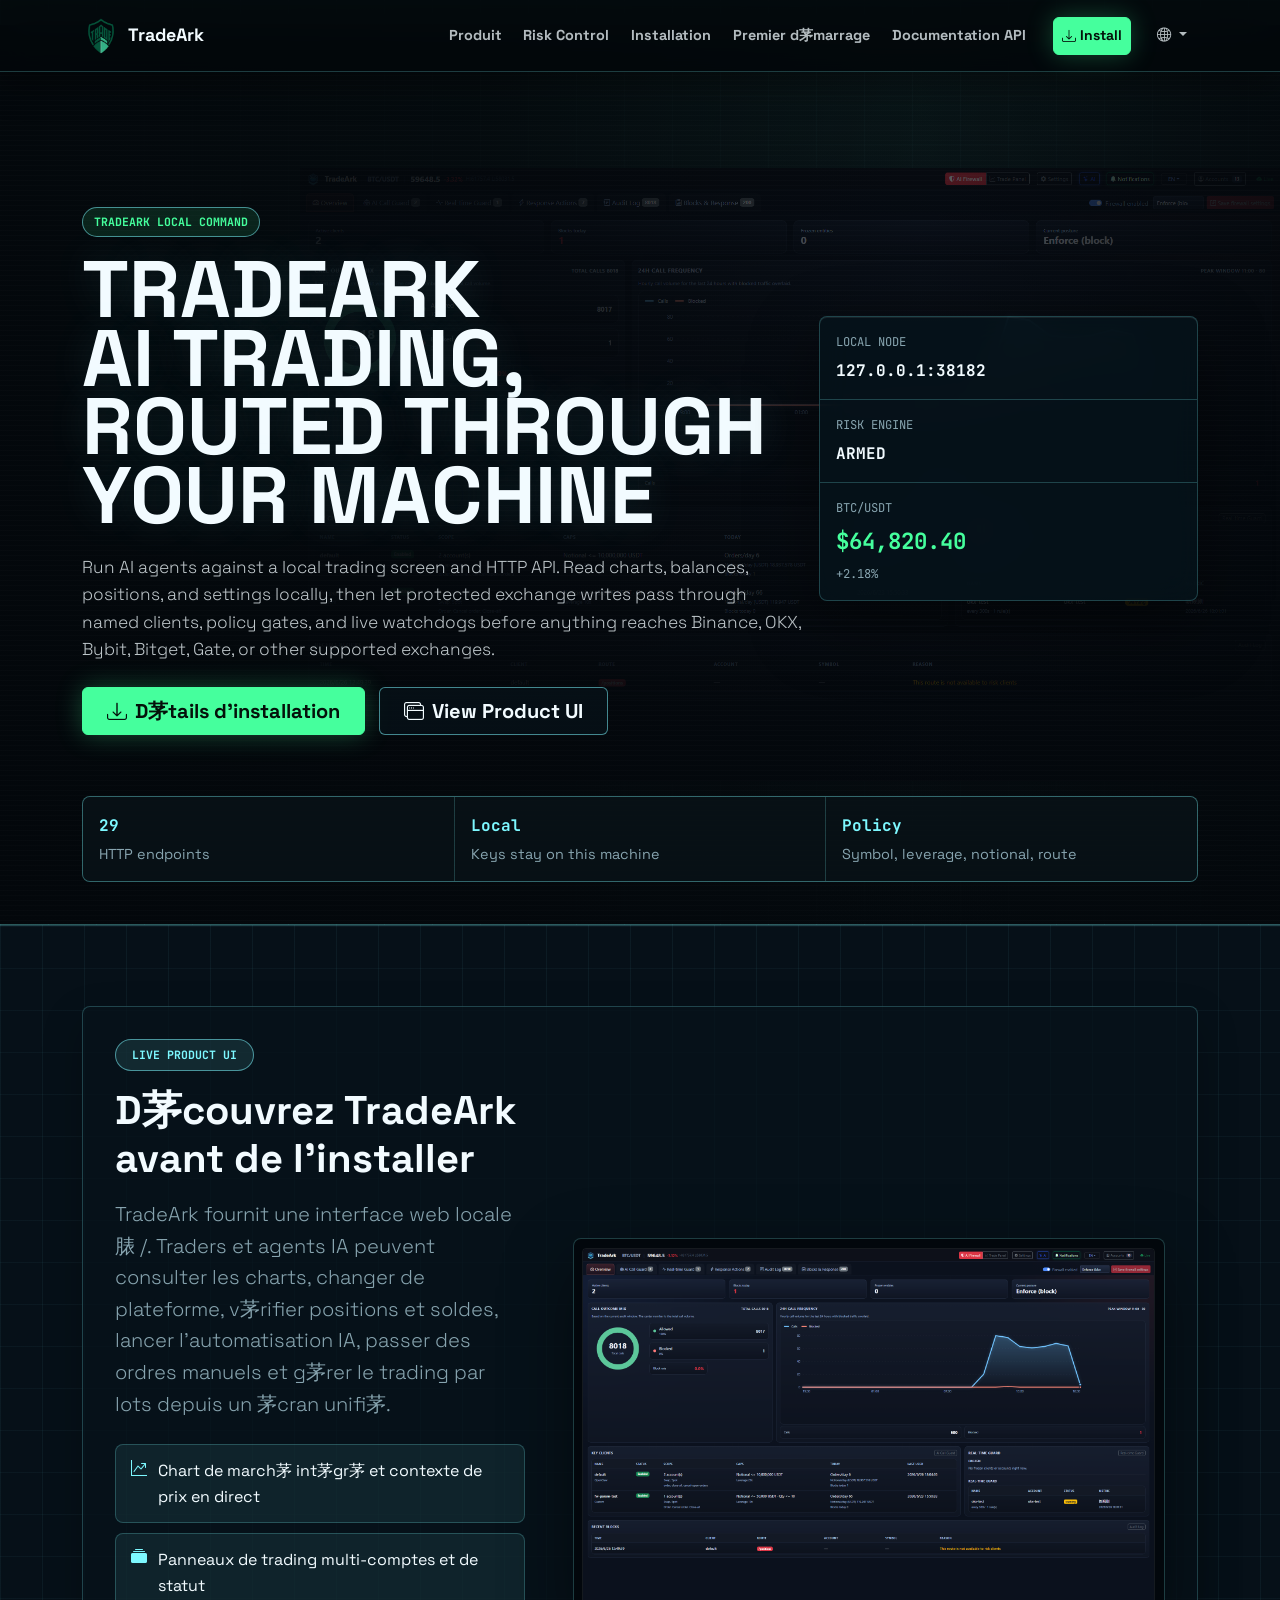
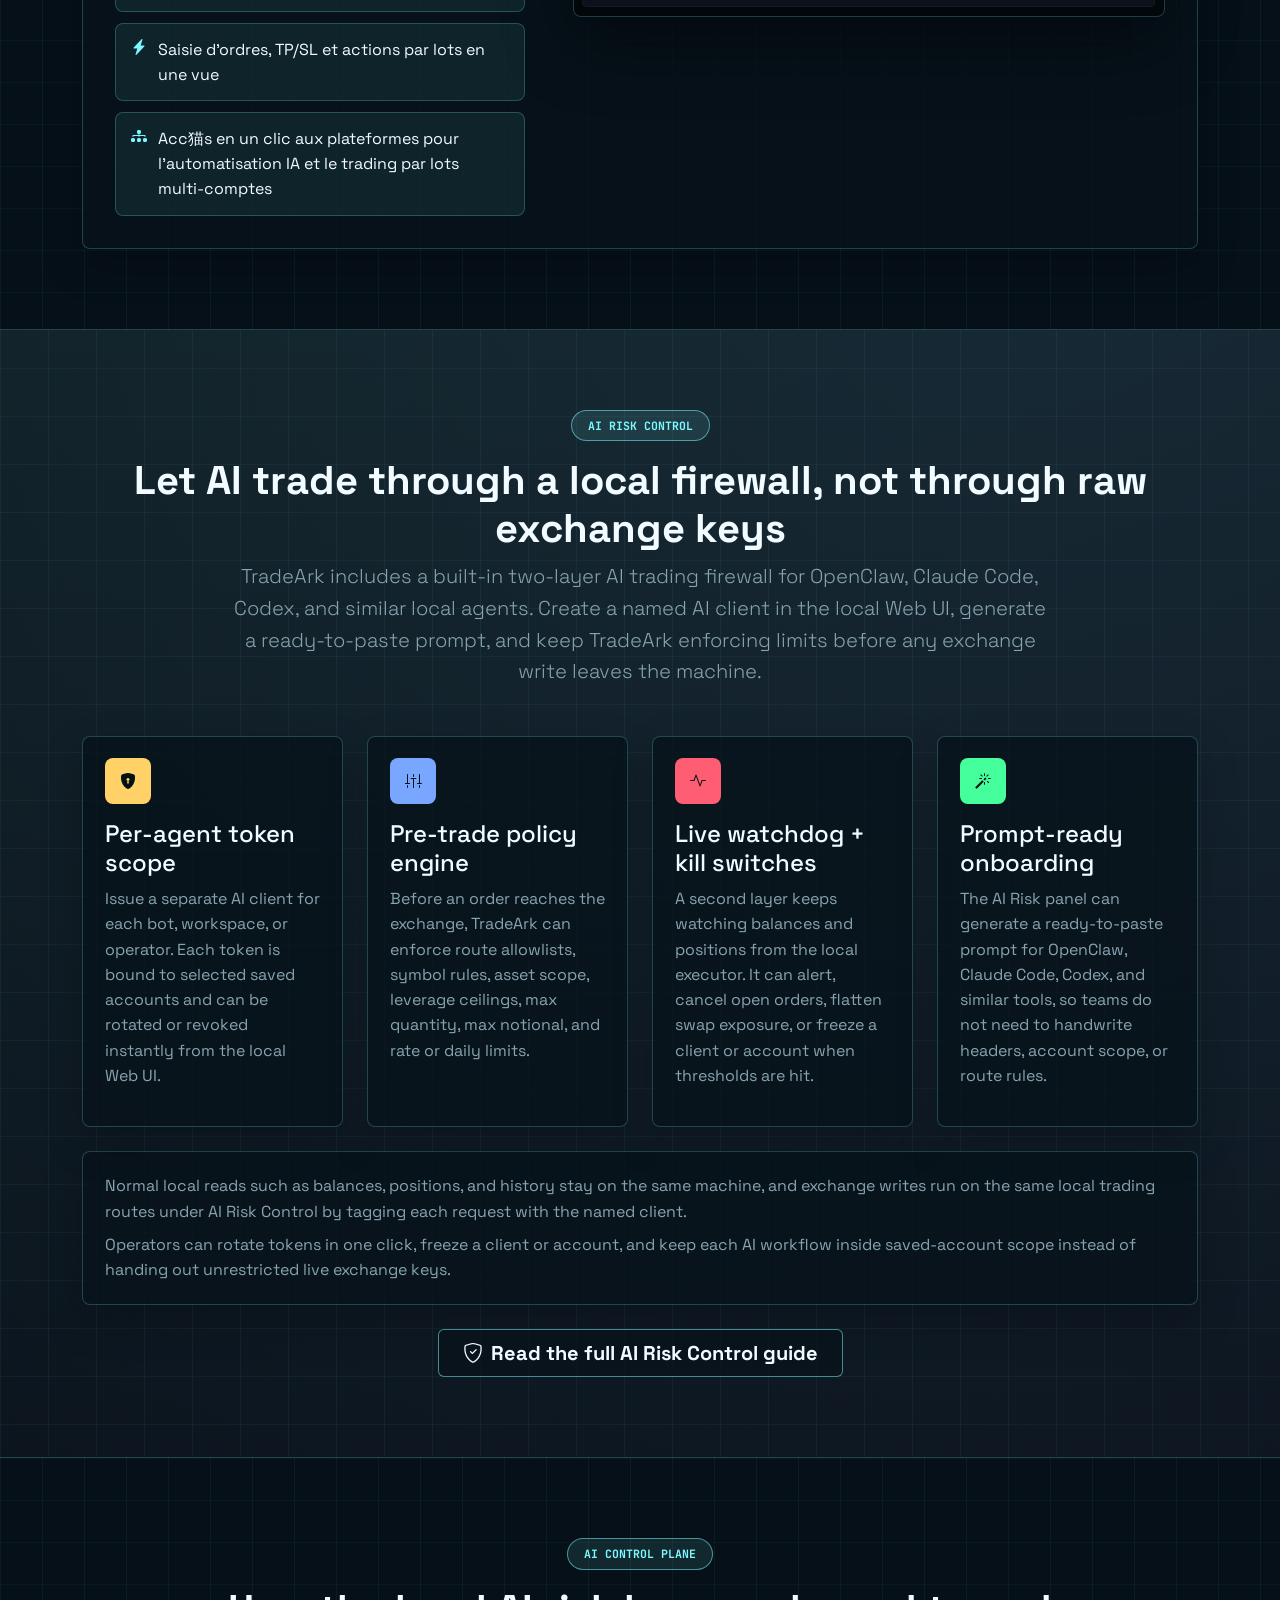
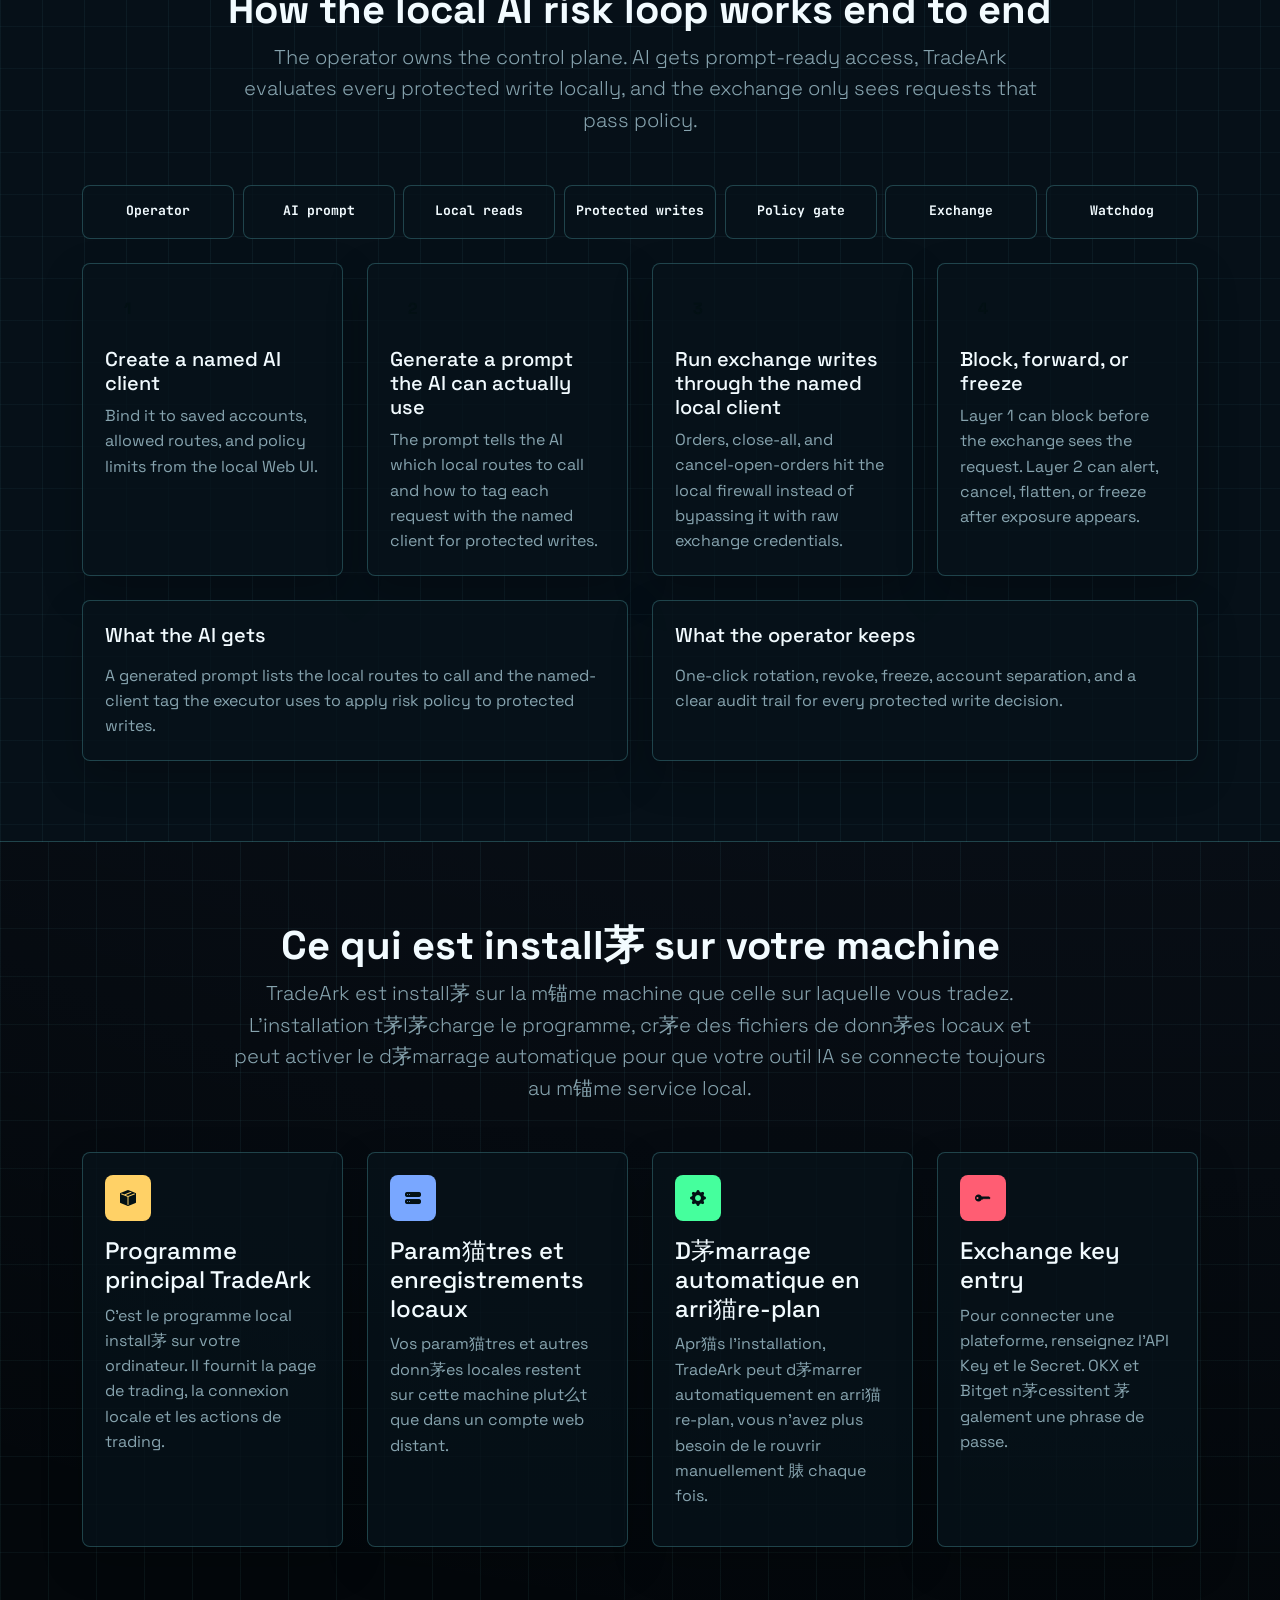
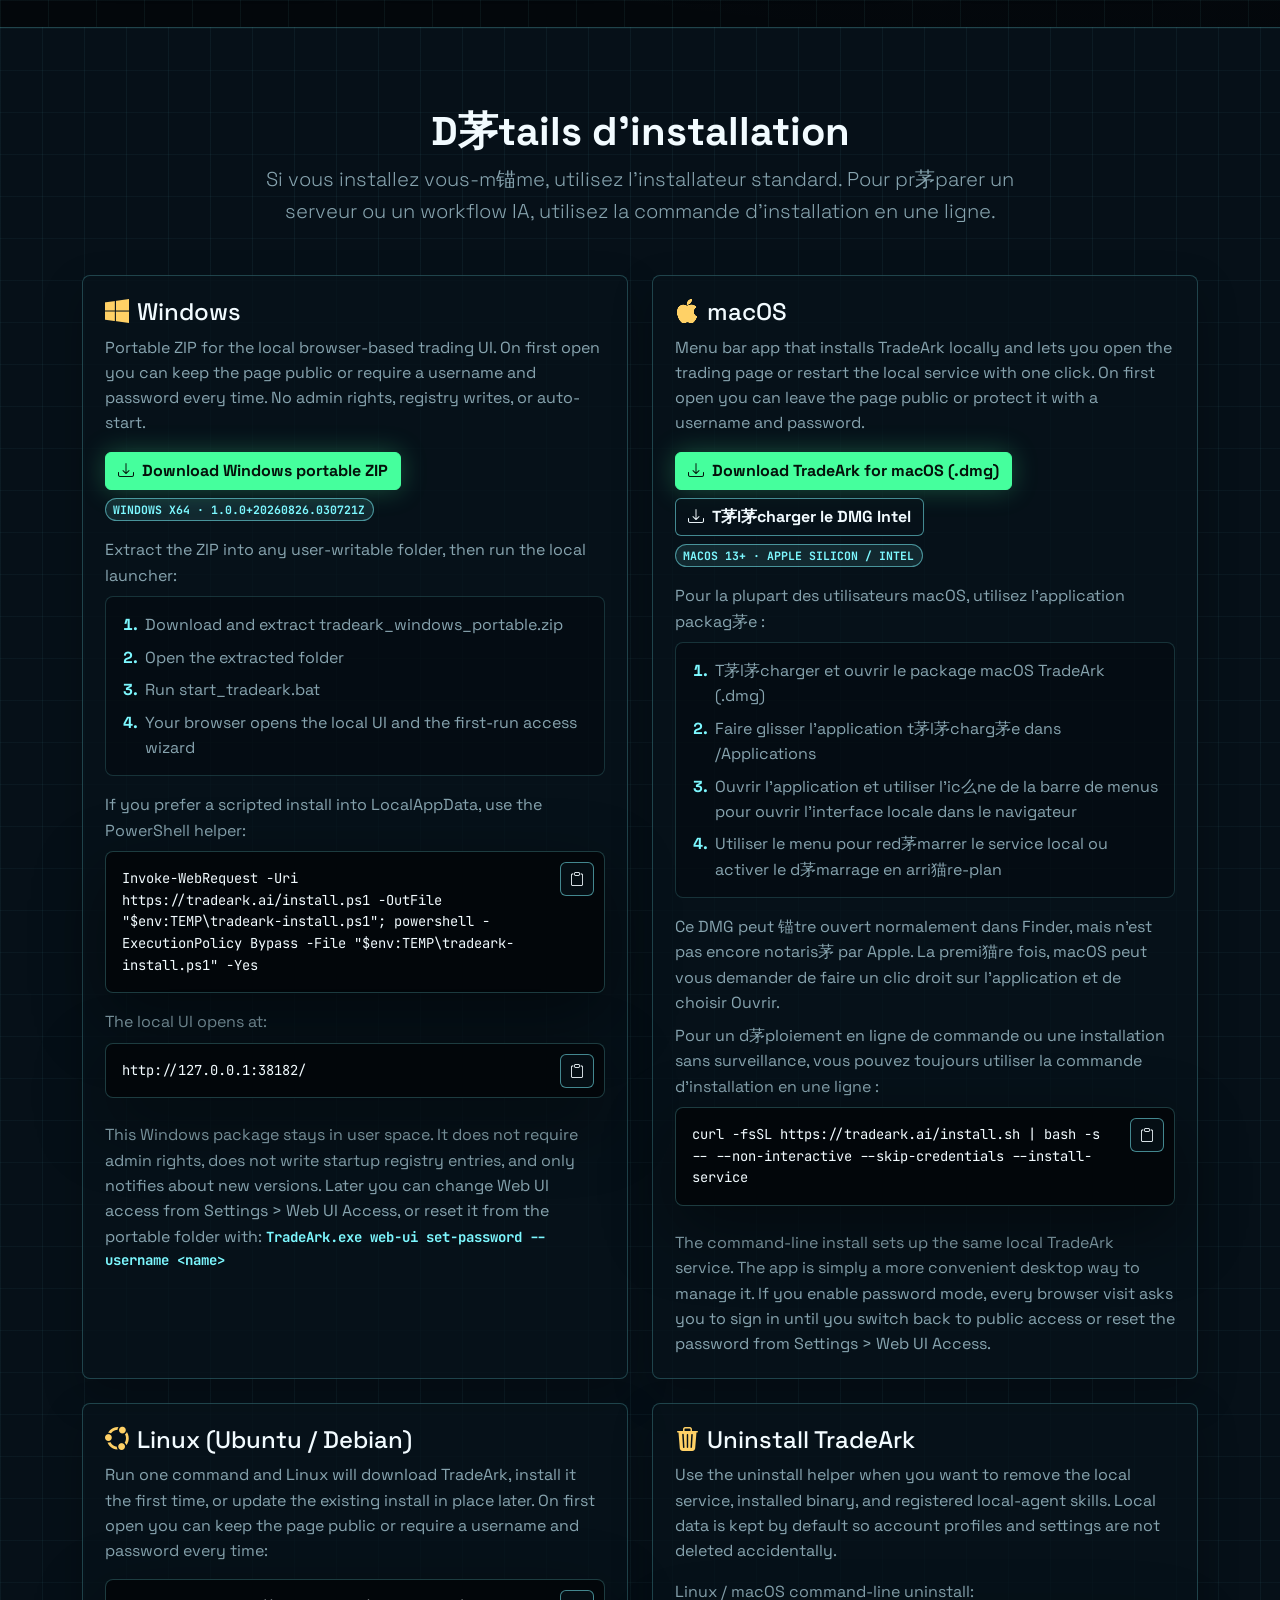
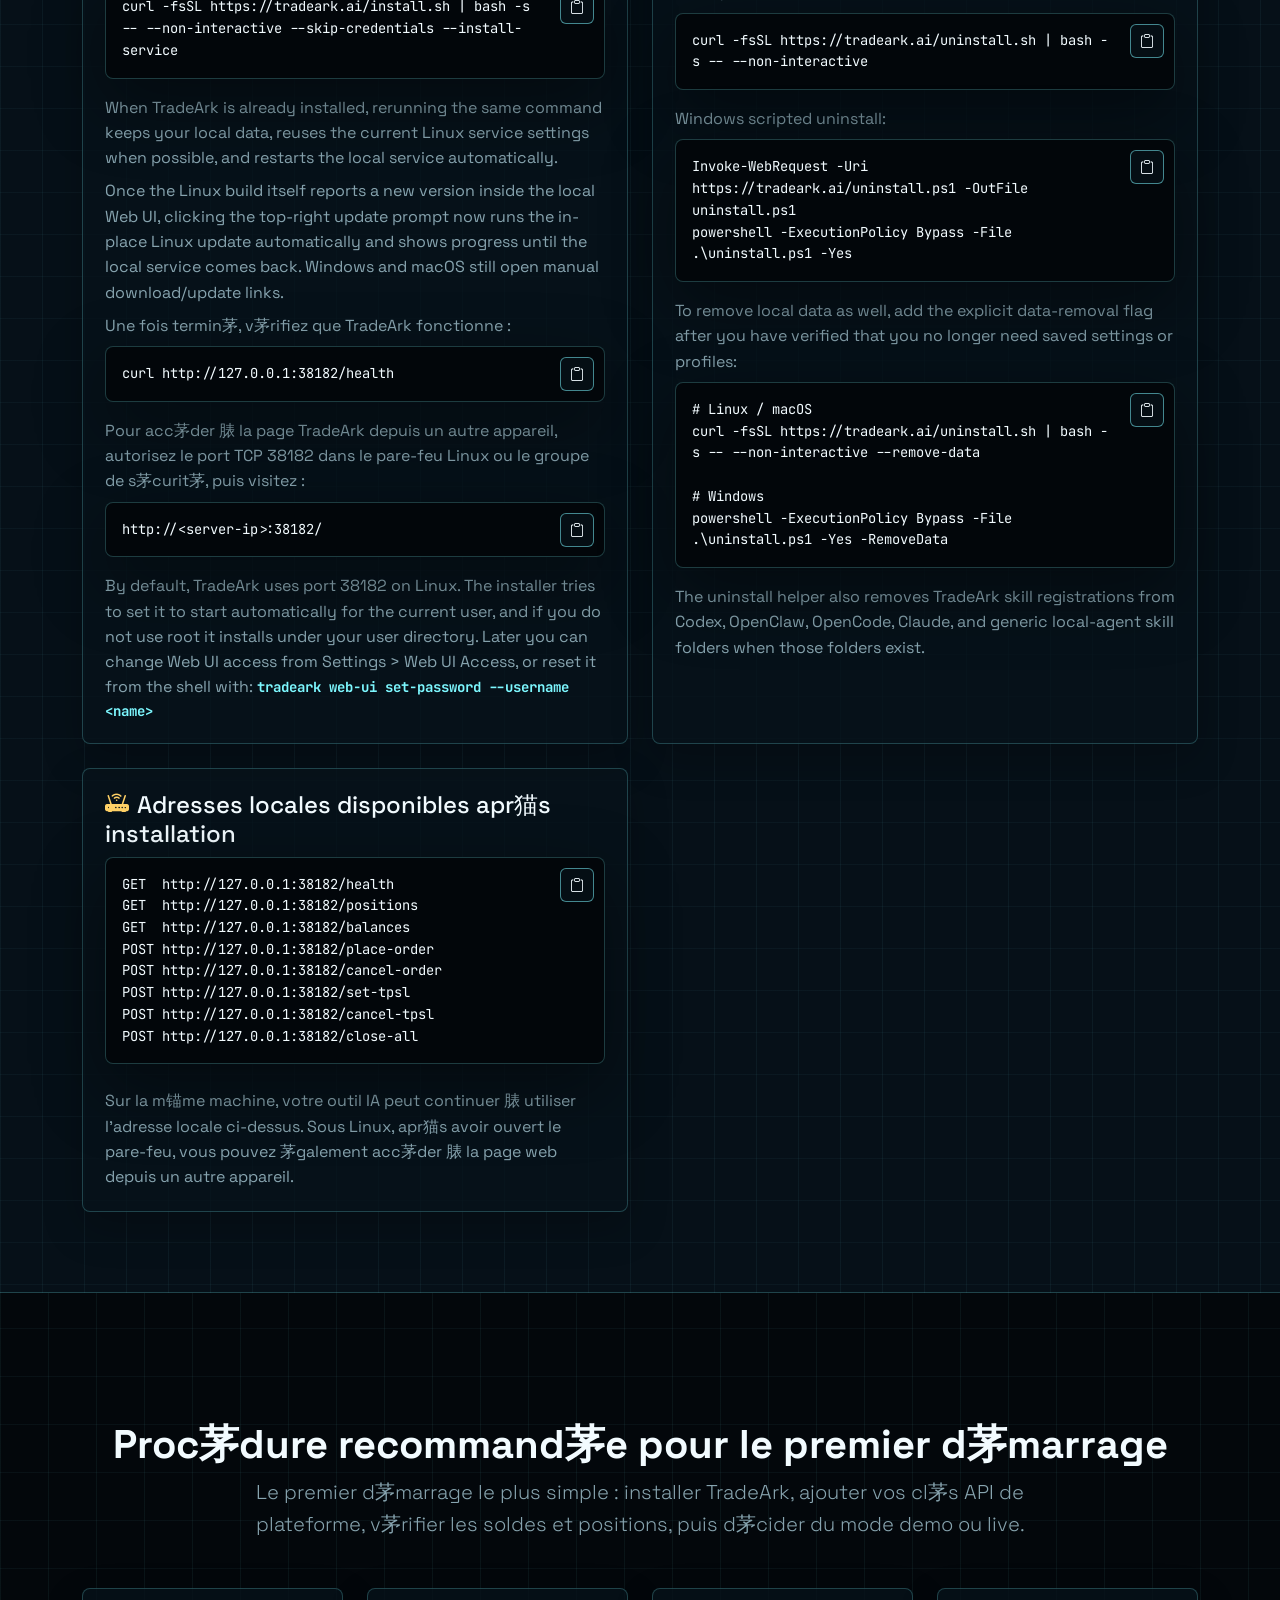
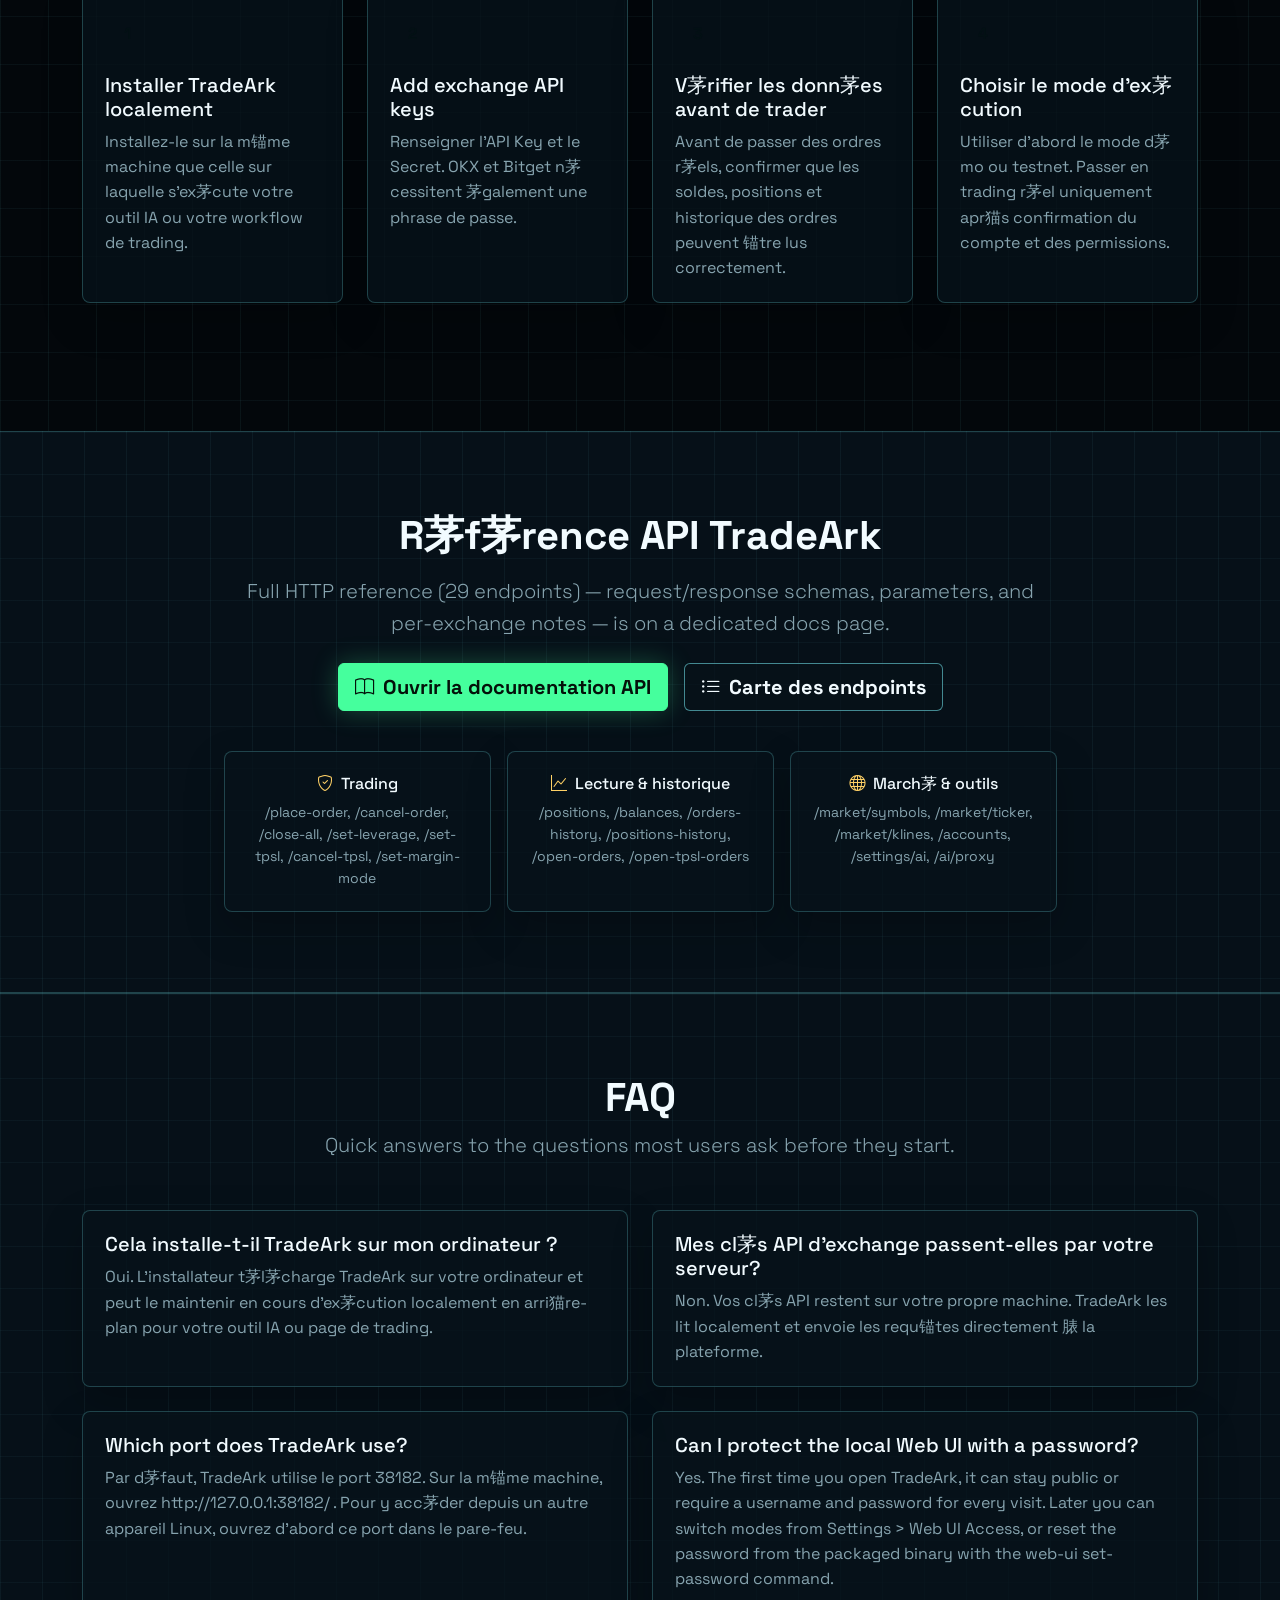
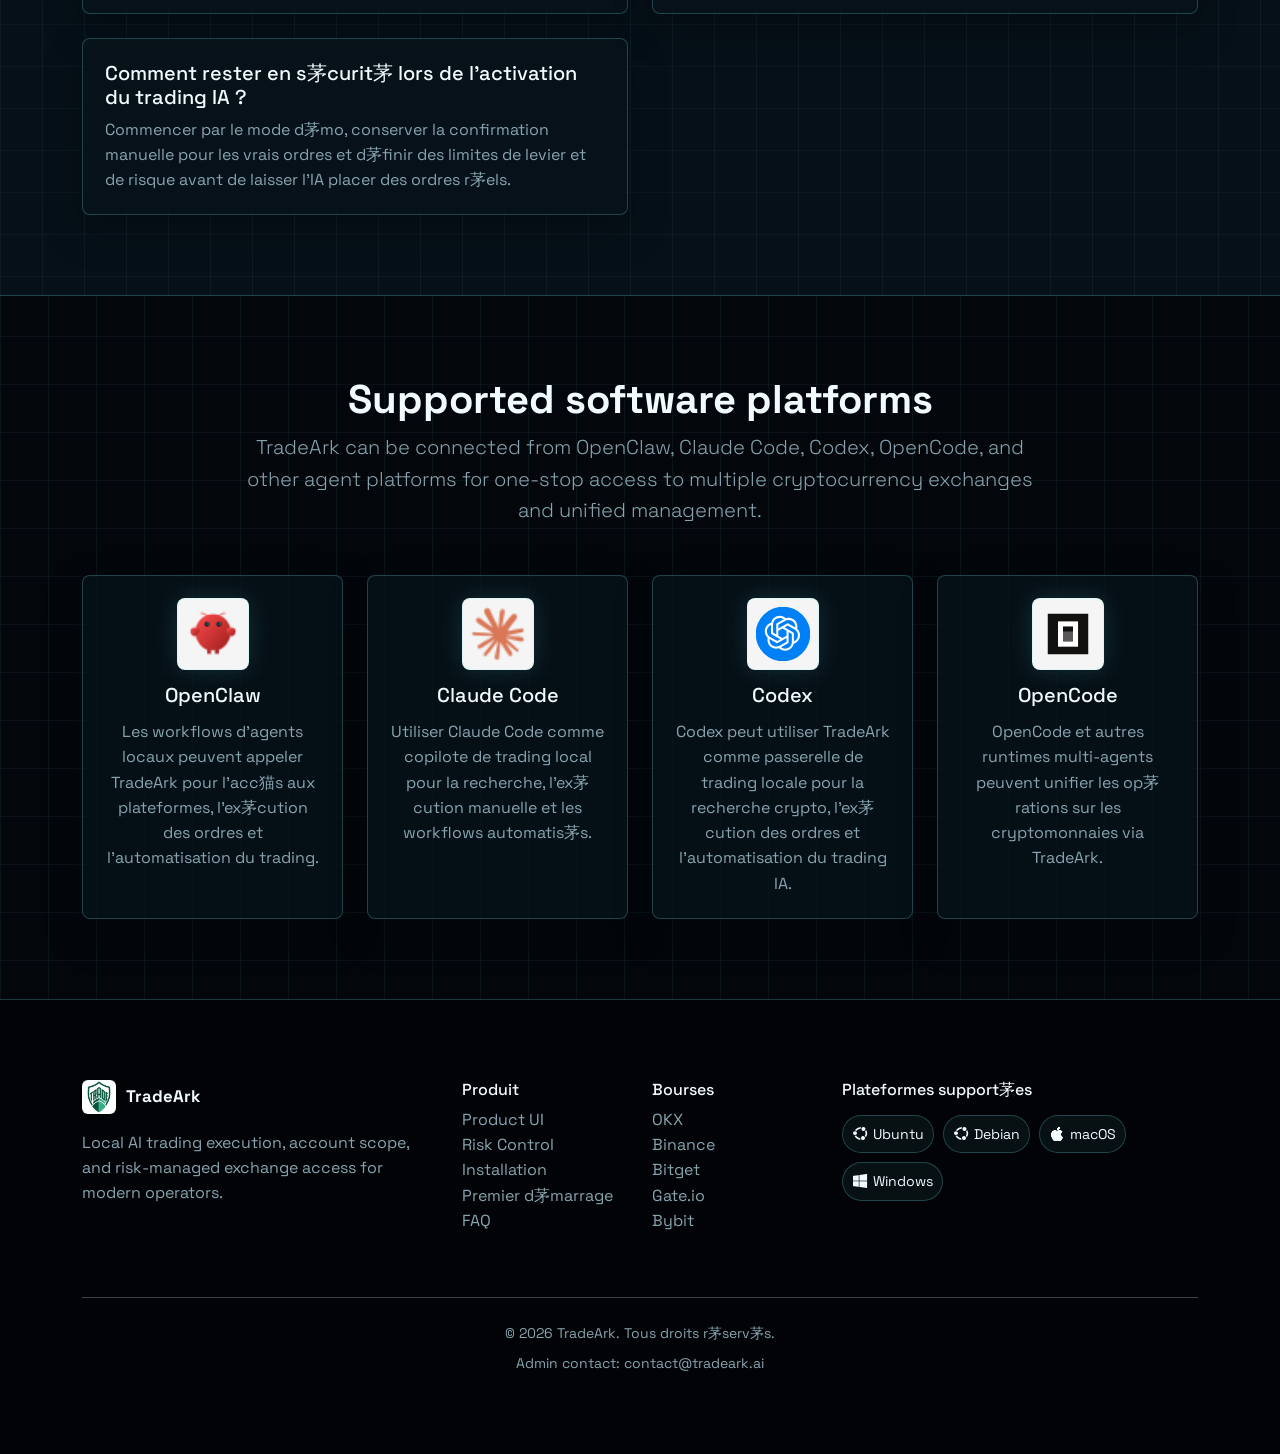
<file: fr/index.html>
﻿﻿<!DOCTYPE html>
<html lang="fr" data-bs-theme="light">
<head>
    <meta charset="UTF-8">
    <meta name="viewport" content="width=device-width, initial-scale=1.0">
    <title>TradeArk - Configuration de trading d&#39;agent local</title>
    <meta name="description" content="TradeArk is a local trading control room for AI agents, exchange execution, and risk-managed order routing.">
    <meta property="og:title" content="TradeArk">
    <meta property="og:description" content="Run AI trading through a local executor with account scope, policy checks, and operator control.">
    <meta property="og:type" content="website">
    <meta property="og:url" content="https://tradeark.ai/">
    <meta name="twitter:card" content="summary">
    <meta name="twitter:title" content="TradeArk">
    <meta name="twitter:description" content="Run AI trading through a local executor with account scope, policy checks, and operator control.">
    <link rel="canonical" href="https://tradeark.ai/">
    <link rel="icon" type="image/png" href="/static/img/tradeark_logo.png">
    
    <!-- Bootstrap 5 -->
    <link href="https://cdn.jsdelivr.net/npm/bootstrap@5.3.2/dist/css/bootstrap.min.css" rel="stylesheet">
    <!-- Bootstrap Icons -->
    <link href="https://cdn.jsdelivr.net/npm/bootstrap-icons@1.11.2/font/bootstrap-icons.css" rel="stylesheet">
    <!-- Google Fonts -->
    <link href="https://fonts.googleapis.com/css2?family=JetBrains+Mono:wght@500;700&family=Space+Grotesk:wght@400;500;600;700&display=swap" rel="stylesheet">
    <!-- Custom CSS -->
    <link href="/static/css/style.css?v=20260626-ops" rel="stylesheet">
    
</head>
<body>
    <!-- Navigation -->
    <nav class="navbar navbar-expand-lg fixed-top">
        <div class="container">
            <a class="navbar-brand d-flex align-items-center" href="/fr/">
                <img src="/static/img/tradeark_logo.png" alt="TradeArk" height="36" class="me-2">
                <span class="fw-bold">TradeArk</span>
            </a>
            
            <button class="navbar-toggler" type="button" data-bs-toggle="collapse" data-bs-target="#navbarNav">
                <span class="navbar-toggler-icon"></span>
            </button>
            
            <div class="collapse navbar-collapse" id="navbarNav">
                <ul class="navbar-nav ms-auto align-items-center">
                    <li class="nav-item">
                        <a class="nav-link" href="/fr/#product-ui">Produit</a>
                    </li>
                    <li class="nav-item">
                        <a class="nav-link" href="/fr/#ai-risk-control-home">Risk Control</a>
                    </li>
                    <li class="nav-item">
                        <a class="nav-link" href="/fr/#install">Installation</a>
                    </li>
                    <li class="nav-item">
                        <a class="nav-link" href="/fr/#flow">Premier d茅marrage</a>
                    </li>
                    <li class="nav-item">
                        <a class="nav-link" href="https://docs.tradeark.ai/">Documentation API</a>
                    </li>
                    <li class="nav-item ms-lg-3">
                        <a class="btn btn-sm btn-warning nav-cta" href="/fr/#install">
                            <i class="bi bi-download me-1"></i>Install
                        </a>
                    </li>
                    
                    <!-- Language Dropdown -->
                    <li class="nav-item dropdown ms-3">
                        <a class="nav-link dropdown-toggle" href="#" role="button" data-bs-toggle="dropdown">
                            <i class="bi bi-globe2"></i>
                        </a>
                        <ul class="dropdown-menu dropdown-menu-end">
                            <li>
                                <a class="dropdown-item" href="/">English</a>
                            </li>
                            <li>
                                <a class="dropdown-item" href="/de/">Deutsch</a>
                            </li>
                            <li>
                                <a class="dropdown-item active" href="/fr/">Français</a>
                            </li>
                            <li>
                                <a class="dropdown-item" href="/it/">Italiano</a>
                            </li>
                            <li>
                                <a class="dropdown-item" href="/ja/">日本語</a>
                            </li>
                            <li>
                                <a class="dropdown-item" href="/es/">Español</a>
                            </li>
                            <li>
                                <a class="dropdown-item" href="/pt/">Português</a>
                            </li>
                            <li>
                                <a class="dropdown-item" href="/zh-hans/">简体中文</a>
                            </li>
                            <li>
                                <a class="dropdown-item" href="/zh-hant/">繁體中文</a>
                            </li>
                        </ul>
                    </li>
                </ul>
            </div>
        </div>
    </nav>

    <!-- Main Content -->
    <main>
<section class="hero-section trade-ops-hero">
    <div class="hero-screen" aria-hidden="true"></div>
    <div class="hero-scanline" aria-hidden="true"></div>
    <div class="container hero-command-layout">
        <div class="hero-copy">
            <span class="eyebrow">TradeArk Local Command</span>
            <h1 class="display-4 fw-bold mb-4">
                <span class="hero-title-line">TradeArk</span>
                <span class="hero-title-line">AI trading, routed through your machine</span>
            </h1>
            <p class="lead mb-4">Run AI agents against a local trading screen and HTTP API. Read charts, balances, positions, and settings locally, then let protected exchange writes pass through named clients, policy gates, and live watchdogs before anything reaches Binance, OKX, Bybit, Bitget, Gate, or other supported exchanges.</p>
            <div class="hero-actions">
                <a href="#install" class="btn btn-warning btn-lg px-4">
                    <i class="bi bi-download me-2"></i>D茅tails d&#39;installation
                </a>
                <a href="#product-ui" class="btn btn-outline-dark btn-lg px-4">
                    <i class="bi bi-window-stack me-2"></i>View Product UI
                </a>
            </div>
        </div>
        <div class="hero-hud" aria-label="TradeArk live status preview">
            <div class="hud-row">
                <span>LOCAL NODE</span>
                <strong>127.0.0.1:38182</strong>
            </div>
            <div class="hud-row">
                <span>RISK ENGINE</span>
                <strong>ARMED</strong>
            </div>
            <div class="hud-row hud-row-market">
                <span>BTC/USDT</span>
                <strong>$64,820.40</strong>
                <em>+2.18%</em>
            </div>
        </div>
        <div class="hero-command-strip">
            <div>
                <strong>29</strong>
                <span>HTTP endpoints</span>
            </div>
            <div>
                <strong>Local</strong>
                <span>Keys stay on this machine</span>
            </div>
            <div>
                <strong>Policy</strong>
                <span>Symbol, leverage, notional, route</span>
            </div>
        </div>
    </div>
</section>

<section id="product-ui" class="py-5 bg-dark-gradient">
    <div class="container">
        <div class="skill-spotlight ui-showcase">
            <div class="row align-items-center g-4 g-lg-5">
                <div class="col-lg-5">
                    <span class="badge bg-warning text-dark mb-3 px-3 py-2">Live Product UI</span>
                    <h2 class="display-6 fw-bold mb-3">D茅couvrez TradeArk avant de l&#39;installer</h2>
                    <p class="lead text-muted mb-4">TradeArk fournit une interface web locale 脿 /. Traders et agents IA peuvent consulter les charts, changer de plateforme, v茅rifier positions et soldes, lancer l&#39;automatisation IA, passer des ordres manuels et g茅rer le trading par lots depuis un 茅cran unifi茅.</p>
                    <div class="ui-showcase-metrics">
                        <div class="ui-showcase-chip">
                            <i class="bi bi-graph-up-arrow"></i>
                            <span>Chart de march茅 int茅gr茅 et contexte de prix en direct</span>
                        </div>
                        <div class="ui-showcase-chip">
                            <i class="bi bi-collection-fill"></i>
                            <span>Panneaux de trading multi-comptes et de statut</span>
                        </div>
                        <div class="ui-showcase-chip">
                            <i class="bi bi-lightning-charge-fill"></i>
                            <span>Saisie d&#39;ordres, TP/SL et actions par lots en une vue</span>
                        </div>
                        <div class="ui-showcase-chip">
                            <i class="bi bi-diagram-3-fill"></i>
                            <span>Acc猫s en un clic aux plateformes pour l&#39;automatisation IA et le trading par lots multi-comptes</span>
                        </div>
                    </div>
                </div>
                <div class="col-lg-7">
                    <div class="ui-showcase-frame">
                        <img
                            src="/static/img/tradeark-firewall-home.png"
                            alt="Capture d&#39;茅cran de l&#39;interface de trading TradeArk"
                            class="img-fluid ui-showcase-image"
                            loading="lazy"
                        >
                    </div>
                </div>
            </div>
        </div>
    </div>
</section>

<section id="ai-risk-control-home" class="py-5">
    <div class="container">
        <div class="text-center mb-5">
            <span class="badge bg-warning text-dark mb-3 px-3 py-2">AI Risk Control</span>
            <h2 class="display-6 fw-bold">Let AI trade through a local firewall, not through raw exchange keys</h2>
            <p class="lead text-muted section-lead">TradeArk includes a built-in two-layer AI trading firewall for OpenClaw, Claude Code, Codex, and similar local agents. Create a named AI client in the local Web UI, generate a ready-to-paste prompt, and keep TradeArk enforcing limits before any exchange write leaves the machine.</p>
        </div>
        <div class="row g-4">
            <div class="col-md-6 col-xl-3">
                <div class="feature-card h-100">
                    <div class="feature-icon bg-gradient-warning">
                        <i class="bi bi-shield-lock-fill"></i>
                    </div>
                    <h4>Per-agent token scope</h4>
                    <p class="text-muted">Issue a separate AI client for each bot, workspace, or operator. Each token is bound to selected saved accounts and can be rotated or revoked instantly from the local Web UI.</p>
                </div>
            </div>
            <div class="col-md-6 col-xl-3">
                <div class="feature-card h-100">
                    <div class="feature-icon bg-gradient-info">
                        <i class="bi bi-sliders2-vertical"></i>
                    </div>
                    <h4>Pre-trade policy engine</h4>
                    <p class="text-muted">Before an order reaches the exchange, TradeArk can enforce route allowlists, symbol rules, asset scope, leverage ceilings, max quantity, max notional, and rate or daily limits.</p>
                </div>
            </div>
            <div class="col-md-6 col-xl-3">
                <div class="feature-card h-100">
                    <div class="feature-icon bg-gradient-danger">
                        <i class="bi bi-activity"></i>
                    </div>
                    <h4>Live watchdog + kill switches</h4>
                    <p class="text-muted">A second layer keeps watching balances and positions from the local executor. It can alert, cancel open orders, flatten swap exposure, or freeze a client or account when thresholds are hit.</p>
                </div>
            </div>
            <div class="col-md-6 col-xl-3">
                <div class="feature-card h-100">
                    <div class="feature-icon bg-gradient-success">
                        <i class="bi bi-magic"></i>
                    </div>
                    <h4>Prompt-ready onboarding</h4>
                    <p class="text-muted">The AI Risk panel can generate a ready-to-paste prompt for OpenClaw, Claude Code, Codex, and similar tools, so teams do not need to handwrite headers, account scope, or route rules.</p>
                </div>
            </div>
        </div>
        <div class="doc-note mt-4">
            <p class="text-muted mb-2">Normal local reads such as balances, positions, and history stay on the same machine, and exchange writes run on the same local trading routes under AI Risk Control by tagging each request with the named client.</p>
            <p class="text-muted mb-0">Operators can rotate tokens in one click, freeze a client or account, and keep each AI workflow inside saved-account scope instead of handing out unrestricted live exchange keys.</p>
        </div>
        <div class="text-center mt-4">
            <a href="https://docs.tradeark.ai/#ai-risk-control" class="btn btn-outline-warning btn-lg px-4">
                <i class="bi bi-shield-check me-2"></i>Read the full AI Risk Control guide
            </a>
        </div>
    </div>
</section>

<section id="ai-risk-workflow" class="py-5 bg-dark-gradient">
    <div class="container">
        <div class="text-center mb-5">
            <span class="badge bg-warning text-dark mb-3 px-3 py-2">AI Control Plane</span>
            <h2 class="display-6 fw-bold">How the local AI risk loop works end to end</h2>
            <p class="lead text-muted section-lead">The operator owns the control plane. AI gets prompt-ready access, TradeArk evaluates every protected write locally, and the exchange only sees requests that pass policy.</p>
        </div>
        <div class="risk-flow-track mb-4">
            <span class="risk-flow-node">Operator</span>
            <span class="risk-flow-arrow" aria-hidden="true">-&gt;</span>
            <span class="risk-flow-node">AI prompt</span>
            <span class="risk-flow-arrow" aria-hidden="true">-&gt;</span>
            <span class="risk-flow-node">Local reads</span>
            <span class="risk-flow-arrow" aria-hidden="true">-&gt;</span>
            <span class="risk-flow-node">Protected writes</span>
            <span class="risk-flow-arrow" aria-hidden="true">-&gt;</span>
            <span class="risk-flow-node">Policy gate</span>
            <span class="risk-flow-arrow" aria-hidden="true">-&gt;</span>
            <span class="risk-flow-node">Exchange</span>
            <span class="risk-flow-arrow" aria-hidden="true">-&gt;</span>
            <span class="risk-flow-node">Watchdog</span>
        </div>
        <div class="row g-4 mb-4">
            <div class="col-md-6 col-xl-3">
                <div class="step-card h-100">
                    <div class="risk-step-badge mb-3">1</div>
                    <h5>Create a named AI client</h5>
                    <p class="text-muted mb-0">Bind it to saved accounts, allowed routes, and policy limits from the local Web UI.</p>
                </div>
            </div>
            <div class="col-md-6 col-xl-3">
                <div class="step-card h-100">
                    <div class="risk-step-badge mb-3">2</div>
                    <h5>Generate a prompt the AI can actually use</h5>
                    <p class="text-muted mb-0">The prompt tells the AI which local routes to call and how to tag each request with the named client for protected writes.</p>
                </div>
            </div>
            <div class="col-md-6 col-xl-3">
                <div class="step-card h-100">
                    <div class="risk-step-badge mb-3">3</div>
                    <h5>Run exchange writes through the named local client</h5>
                    <p class="text-muted mb-0">Orders, close-all, and cancel-open-orders hit the local firewall instead of bypassing it with raw exchange credentials.</p>
                </div>
            </div>
            <div class="col-md-6 col-xl-3">
                <div class="step-card h-100">
                    <div class="risk-step-badge mb-3">4</div>
                    <h5>Block, forward, or freeze</h5>
                    <p class="text-muted mb-0">Layer 1 can block before the exchange sees the request. Layer 2 can alert, cancel, flatten, or freeze after exposure appears.</p>
                </div>
            </div>
        </div>
        <div class="row g-4">
            <div class="col-lg-6">
                <div class="doc-note h-100">
                    <h5 class="mb-3">What the AI gets</h5>
                    <p class="text-muted mb-0">A generated prompt lists the local routes to call and the named-client tag the executor uses to apply risk policy to protected writes.</p>
                </div>
            </div>
            <div class="col-lg-6">
                <div class="doc-note h-100">
                    <h5 class="mb-3">What the operator keeps</h5>
                    <p class="text-muted mb-0">One-click rotation, revoke, freeze, account separation, and a clear audit trail for every protected write decision.</p>
                </div>
            </div>
        </div>
    </div>
</section>

<section id="overview" class="py-5">
    <div class="container">
        <div class="text-center mb-5">
            <h2 class="display-6 fw-bold">Ce qui est install茅 sur votre machine</h2>
            <p class="lead text-muted section-lead">TradeArk est install茅 sur la m锚me machine que celle sur laquelle vous tradez. L&#39;installation t茅l茅charge le programme, cr茅e des fichiers de donn茅es locaux et peut activer le d茅marrage automatique pour que votre outil IA se connecte toujours au m锚me service local.</p>
        </div>
        <div class="row g-4">
            <div class="col-md-6 col-xl-3">
                <div class="feature-card h-100">
                    <div class="feature-icon bg-gradient-warning">
                        <i class="bi bi-box-seam-fill"></i>
                    </div>
                    <h4>Programme principal TradeArk</h4>
                    <p class="text-muted">C&#39;est le programme local install茅 sur votre ordinateur. Il fournit la page de trading, la connexion locale et les actions de trading.</p>
                </div>
            </div>
            <div class="col-md-6 col-xl-3">
                <div class="feature-card h-100">
                    <div class="feature-icon bg-gradient-info">
                        <i class="bi bi-hdd-stack-fill"></i>
                    </div>
                    <h4>Param猫tres et enregistrements locaux</h4>
                    <p class="text-muted">Vos param猫tres et autres donn茅es locales restent sur cette machine plut么t que dans un compte web distant.</p>
                </div>
            </div>
            <div class="col-md-6 col-xl-3">
                <div class="feature-card h-100">
                    <div class="feature-icon bg-gradient-success">
                        <i class="bi bi-gear-fill"></i>
                    </div>
                    <h4>D茅marrage automatique en arri猫re-plan</h4>
                    <p class="text-muted">Apr猫s l&#39;installation, TradeArk peut d茅marrer automatiquement en arri猫re-plan, vous n&#39;avez plus besoin de le rouvrir manuellement 脿 chaque fois.</p>
                </div>
            </div>
            <div class="col-md-6 col-xl-3">
                <div class="feature-card h-100">
                    <div class="feature-icon bg-gradient-danger">
                        <i class="bi bi-key-fill"></i>
                    </div>
                    <h4>Exchange key entry</h4>
                    <p class="text-muted">Pour connecter une plateforme, renseignez l&#39;API Key et le Secret. OKX et Bitget n茅cessitent 茅galement une phrase de passe.</p>
                </div>
            </div>
        </div>
    </div>
</section>

<section id="install" class="py-5 bg-dark-gradient">
    <div class="container">
        <div class="text-center mb-5">
            <h2 class="display-6 fw-bold">D茅tails d&#39;installation</h2>
            <p class="lead text-muted section-lead">Si vous installez vous-m锚me, utilisez l&#39;installateur standard. Pour pr茅parer un serveur ou un workflow IA, utilisez la commande d&#39;installation en une ligne.</p>
        </div>
        <div class="row g-4">
            <div class="col-lg-6">
                <div class="install-platform-card h-100">
                    <h4><i class="bi bi-windows text-warning me-2"></i>Windows</h4>
                    <p class="text-muted">Portable ZIP for the local browser-based trading UI. On first open you can keep the page public or require a username and password every time. No admin rights, registry writes, or auto-start.</p>
                    <div class="d-flex gap-2 flex-wrap mb-3">
                        <a href="https://tradeark.ai/releases/latest/tradeark_windows_portable.zip" class="btn btn-warning"><i class="bi bi-download me-2"></i>Download Windows portable ZIP</a>
                        <span class="badge bg-secondary align-self-center">Windows x64 · 1.0.0+20260826.030721Z</span>
                    </div>
                    <p class="text-muted mb-2">Extract the ZIP into any user-writable folder, then run the local launcher:</p>
                    <ol class="install-steps-list mb-3">
                        <li>Download and extract tradeark_windows_portable.zip</li>
                        <li>Open the extracted folder</li>
                        <li>Run start_tradeark.bat</li>
                        <li>Your browser opens the local UI and the first-run access wizard</li>
                    </ol>
                    <p class="text-muted mb-2">If you prefer a scripted install into LocalAppData, use the PowerShell helper:</p>
                    <div class="code-block mb-3 position-relative command-copy-block">
                        <pre class="mb-0 guide-code">Invoke-WebRequest -Uri https://tradeark.ai/install.ps1 -OutFile "$env:TEMP\tradeark-install.ps1"; powershell -ExecutionPolicy Bypass -File "$env:TEMP\tradeark-install.ps1" -Yes</pre>
                        <button type="button" class="btn btn-sm btn-outline-warning copy-btn" title="Copy" aria-label="Copy" onclick="copyCodeBlock(this)">
                            <i class="bi bi-clipboard"></i>
                        </button>
                    </div>
                    <p class="text-muted mb-2">The local UI opens at:</p>
                    <div class="code-block mb-4 position-relative command-copy-block">
                        <pre class="mb-0 guide-code">http://127.0.0.1:38182/</pre>
                        <button type="button" class="btn btn-sm btn-outline-warning copy-btn" title="Copy" aria-label="Copy" onclick="copyCodeBlock(this)">
                            <i class="bi bi-clipboard"></i>
                        </button>
                    </div>
                    <p class="text-muted mb-0">This Windows package stays in user space. It does not require admin rights, does not write startup registry entries, and only notifies about new versions. Later you can change Web UI access from Settings &gt; Web UI Access, or reset it from the portable folder with: <code>TradeArk.exe web-ui set-password --username &lt;name&gt;</code></p>
                </div>
            </div>
            <div class="col-lg-6">
                <div class="install-platform-card h-100">
                    <h4><i class="bi bi-apple text-warning me-2"></i>macOS</h4>
                    <p class="text-muted">Menu bar app that installs TradeArk locally and lets you open the trading page or restart the local service with one click. On first open you can leave the page public or protect it with a username and password.</p>
                    <div class="d-flex gap-2 flex-wrap mb-3">
                        <a href="https://tradeark.ai/releases/latest/signal_executor_darwin_arm64.dmg" class="btn btn-warning"><i class="bi bi-download me-2"></i>Download TradeArk for macOS (.dmg)</a>
                        <a href="https://tradeark.ai/releases/latest/signal_executor_darwin_amd64.dmg" class="btn btn-outline-light"><i class="bi bi-download me-2"></i>T茅l茅charger le DMG Intel</a>
                        <span class="badge bg-secondary align-self-center">macOS 13+ · Apple Silicon / Intel</span>
                    </div>
                    <p class="text-muted mb-2">Pour la plupart des utilisateurs macOS, utilisez l&#39;application packag茅e :</p>
                    <ol class="install-steps-list mb-3">
                        <li>T茅l茅charger et ouvrir le package macOS TradeArk (.dmg)</li>
                        <li>Faire glisser l&#39;application t茅l茅charg茅e dans /Applications</li>
                        <li>Ouvrir l&#39;application et utiliser l&#39;ic么ne de la barre de menus pour ouvrir l&#39;interface locale dans le navigateur</li>
                        <li>Utiliser le menu pour red茅marrer le service local ou activer le d茅marrage en arri猫re-plan</li>
                    </ol>
                    <p class="text-muted mb-2">Ce DMG peut 锚tre ouvert normalement dans Finder, mais n&#39;est pas encore notaris茅 par Apple. La premi猫re fois, macOS peut vous demander de faire un clic droit sur l&#39;application et de choisir Ouvrir.</p>
                    <p class="text-muted mb-2">Pour un d茅ploiement en ligne de commande ou une installation sans surveillance, vous pouvez toujours utiliser la commande d&#39;installation en une ligne :</p>
                    <div class="code-block mb-4 position-relative command-copy-block">
                        <pre class="mb-0 guide-code">curl -fsSL https://tradeark.ai/install.sh | bash -s -- --non-interactive --skip-credentials --install-service</pre>
                        <button type="button" class="btn btn-sm btn-outline-warning copy-btn" title="Copy" aria-label="Copy" onclick="copyCodeBlock(this)">
                            <i class="bi bi-clipboard"></i>
                        </button>
                    </div>
                    <p class="text-muted mb-0">The command-line install sets up the same local TradeArk service. The app is simply a more convenient desktop way to manage it. If you enable password mode, every browser visit asks you to sign in until you switch back to public access or reset the password from Settings &gt; Web UI Access.</p>
                </div>
            </div>
            <div class="col-lg-6">
                <div class="install-platform-card h-100">
                    <h4><i class="bi bi-ubuntu text-warning me-2"></i>Linux (Ubuntu / Debian)</h4>
                    <p class="text-muted">Run one command and Linux will download TradeArk, install it the first time, or update the existing install in place later. On first open you can keep the page public or require a username and password every time:</p>
                    <div class="code-block mb-3 position-relative command-copy-block">
                        <pre class="mb-0 guide-code">curl -fsSL https://tradeark.ai/install.sh | bash -s -- --non-interactive --skip-credentials --install-service</pre>
                        <button type="button" class="btn btn-sm btn-outline-warning copy-btn" title="Copy" aria-label="Copy" onclick="copyCodeBlock(this)">
                            <i class="bi bi-clipboard"></i>
                        </button>
                    </div>
                    <p class="text-muted mb-2">When TradeArk is already installed, rerunning the same command keeps your local data, reuses the current Linux service settings when possible, and restarts the local service automatically.</p>
                    <p class="text-muted mb-2">Once the Linux build itself reports a new version inside the local Web UI, clicking the top-right update prompt now runs the in-place Linux update automatically and shows progress until the local service comes back. Windows and macOS still open manual download/update links.</p>
                    <p class="text-muted mb-2">Une fois termin茅, v茅rifiez que TradeArk fonctionne :</p>
                    <div class="code-block mb-3 position-relative command-copy-block">
                        <pre class="mb-0 guide-code">curl http://127.0.0.1:38182/health</pre>
                        <button type="button" class="btn btn-sm btn-outline-warning copy-btn" title="Copy" aria-label="Copy" onclick="copyCodeBlock(this)">
                            <i class="bi bi-clipboard"></i>
                        </button>
                    </div>
                    <p class="text-muted mb-2">Pour acc茅der 脿 la page TradeArk depuis un autre appareil, autorisez le port TCP 38182 dans le pare-feu Linux ou le groupe de s茅curit茅, puis visitez :</p>
                    <div class="code-block mb-3 position-relative command-copy-block">
                        <pre class="mb-0 guide-code">http://&lt;server-ip&gt;:38182/</pre>
                        <button type="button" class="btn btn-sm btn-outline-warning copy-btn" title="Copy" aria-label="Copy" onclick="copyCodeBlock(this)">
                            <i class="bi bi-clipboard"></i>
                        </button>
                    </div>
                    <p class="text-muted mb-0">By default, TradeArk uses port 38182 on Linux. The installer tries to set it to start automatically for the current user, and if you do not use root it installs under your user directory. Later you can change Web UI access from Settings &gt; Web UI Access, or reset it from the shell with: <code>tradeark web-ui set-password --username &lt;name&gt;</code></p>
                </div>
            </div>
            <div class="col-lg-6">
                <div class="install-platform-card h-100">
                    <h4><i class="bi bi-trash3-fill text-warning me-2"></i>Uninstall TradeArk</h4>
                    <p class="text-muted">Use the uninstall helper when you want to remove the local service, installed binary, and registered local-agent skills. Local data is kept by default so account profiles and settings are not deleted accidentally.</p>
                    <p class="text-muted mb-2">Linux / macOS command-line uninstall:</p>
                    <div class="code-block mb-3 position-relative command-copy-block">
                        <pre class="mb-0 guide-code">curl -fsSL https://tradeark.ai/uninstall.sh | bash -s -- --non-interactive</pre>
                        <button type="button" class="btn btn-sm btn-outline-warning copy-btn" title="Copy" aria-label="Copy" onclick="copyCodeBlock(this)">
                            <i class="bi bi-clipboard"></i>
                        </button>
                    </div>
                    <p class="text-muted mb-2">Windows scripted uninstall:</p>
                    <div class="code-block mb-3 position-relative command-copy-block">
                        <pre class="mb-0 guide-code">Invoke-WebRequest -Uri https://tradeark.ai/uninstall.ps1 -OutFile uninstall.ps1
powershell -ExecutionPolicy Bypass -File .\uninstall.ps1 -Yes</pre>
                        <button type="button" class="btn btn-sm btn-outline-warning copy-btn" title="Copy" aria-label="Copy" onclick="copyCodeBlock(this)">
                            <i class="bi bi-clipboard"></i>
                        </button>
                    </div>
                    <p class="text-muted mb-2">To remove local data as well, add the explicit data-removal flag after you have verified that you no longer need saved settings or profiles:</p>
                    <div class="code-block mb-3 position-relative command-copy-block">
                        <pre class="mb-0 guide-code"># Linux / macOS
curl -fsSL https://tradeark.ai/uninstall.sh | bash -s -- --non-interactive --remove-data

# Windows
powershell -ExecutionPolicy Bypass -File .\uninstall.ps1 -Yes -RemoveData</pre>
                        <button type="button" class="btn btn-sm btn-outline-warning copy-btn" title="Copy" aria-label="Copy" onclick="copyCodeBlock(this)">
                            <i class="bi bi-clipboard"></i>
                        </button>
                    </div>
                    <p class="text-muted mb-0">The uninstall helper also removes TradeArk skill registrations from Codex, OpenClaw, OpenCode, Claude, and generic local-agent skill folders when those folders exist.</p>
                </div>
            </div>
            <div class="col-lg-6">
                <div class="install-platform-card h-100">
                    <h4><i class="bi bi-router-fill text-warning me-2"></i>Adresses locales disponibles apr猫s installation</h4>
                    <div class="code-block mb-4 position-relative command-copy-block">
                        <pre class="mb-0 guide-code">GET  http://127.0.0.1:38182/health
GET  http://127.0.0.1:38182/positions
GET  http://127.0.0.1:38182/balances
POST http://127.0.0.1:38182/place-order
POST http://127.0.0.1:38182/cancel-order
POST http://127.0.0.1:38182/set-tpsl
POST http://127.0.0.1:38182/cancel-tpsl
POST http://127.0.0.1:38182/close-all</pre>
                        <button type="button" class="btn btn-sm btn-outline-warning copy-btn" title="Copy" aria-label="Copy" onclick="copyCodeBlock(this)">
                            <i class="bi bi-clipboard"></i>
                        </button>
                    </div>
                    <p class="text-muted mb-0">Sur la m锚me machine, votre outil IA peut continuer 脿 utiliser l&#39;adresse locale ci-dessus. Sous Linux, apr猫s avoir ouvert le pare-feu, vous pouvez 茅galement acc茅der 脿 la page web depuis un autre appareil.</p>
                </div>
            </div>
        </div>
    </div>
</section>

<section id="flow" class="py-5 my-5">
    <div class="container">
        <div class="text-center mb-5">
            <h2 class="display-6 fw-bold">Proc茅dure recommand茅e pour le premier d茅marrage</h2>
            <p class="lead text-muted section-lead">Le premier d茅marrage le plus simple : installer TradeArk, ajouter vos cl茅s API de plateforme, v茅rifier les soldes et positions, puis d茅cider du mode demo ou live.</p>
        </div>
        <div class="row g-4">
            <div class="col-md-6 col-xl-3">
                <div class="step-card h-100">
                    <div class="step-number">1</div>
                    <h5>Installer TradeArk localement</h5>
                    <p class="text-muted">Installez-le sur la m锚me machine que celle sur laquelle s&#39;ex茅cute votre outil IA ou votre workflow de trading.</p>
                </div>
            </div>
            <div class="col-md-6 col-xl-3">
                <div class="step-card h-100">
                    <div class="step-number">2</div>
                    <h5>Add exchange API keys</h5>
                    <p class="text-muted">Renseigner l&#39;API Key et le Secret. OKX et Bitget n茅cessitent 茅galement une phrase de passe.</p>
                </div>
            </div>
            <div class="col-md-6 col-xl-3">
                <div class="step-card h-100">
                    <div class="step-number">3</div>
                    <h5>V茅rifier les donn茅es avant de trader</h5>
                    <p class="text-muted">Avant de passer des ordres r茅els, confirmer que les soldes, positions et historique des ordres peuvent 锚tre lus correctement.</p>
                </div>
            </div>
            <div class="col-md-6 col-xl-3">
                <div class="step-card h-100">
                    <div class="step-number">4</div>
                    <h5>Choisir le mode d&#39;ex茅cution</h5>
                    <p class="text-muted">Utiliser d&#39;abord le mode d茅mo ou testnet. Passer en trading r茅el uniquement apr猫s confirmation du compte et des permissions.</p>
                </div>
            </div>
        </div>
    </div>
</section>

<section id="api-reference" class="py-5 bg-dark-gradient">
    <div class="container">
        <div class="text-center">
            <h2 class="display-6 fw-bold">R茅f茅rence API TradeArk</h2>
            <p class="lead text-muted section-lead mt-3">Full HTTP reference (29 endpoints) — request/response schemas, parameters, and per-exchange notes — is on a dedicated docs page.</p>
            <div class="d-flex gap-3 justify-content-center flex-wrap mt-4">
                <a href="https://docs.tradeark.ai/" class="btn btn-warning btn-lg"><i class="bi bi-book me-2"></i>Ouvrir la documentation API</a>
                <a href="https://docs.tradeark.ai/#api-reference" class="btn btn-outline-light btn-lg"><i class="bi bi-list-ul me-2"></i>Carte des endpoints</a>
            </div>
            <div class="row g-3 justify-content-center mt-4">
                <div class="col-md-4 col-lg-3">
                    <div class="step-card h-100">
                        <h6 class="mb-2"><i class="bi bi-shield-check text-warning me-2"></i>Trading</h6>
                        <p class="text-muted small mb-0">/place-order, /cancel-order, /close-all, /set-leverage, /set-tpsl, /cancel-tpsl, /set-margin-mode</p>
                    </div>
                </div>
                <div class="col-md-4 col-lg-3">
                    <div class="step-card h-100">
                        <h6 class="mb-2"><i class="bi bi-graph-up text-warning me-2"></i>Lecture &amp; historique</h6>
                        <p class="text-muted small mb-0">/positions, /balances, /orders-history, /positions-history, /open-orders, /open-tpsl-orders</p>
                    </div>
                </div>
                <div class="col-md-4 col-lg-3">
                    <div class="step-card h-100">
                        <h6 class="mb-2"><i class="bi bi-globe text-warning me-2"></i>March茅 &amp; outils</h6>
                        <p class="text-muted small mb-0">/market/symbols, /market/ticker, /market/klines, /accounts, /settings/ai, /ai/proxy</p>
                    </div>
                </div>
            </div>
        </div>
    </div>
</section>

<section id="faq" class="py-5 bg-dark-gradient">
    <div class="container">
        <div class="text-center mb-5">
            <h2 class="display-6 fw-bold">FAQ</h2>
            <p class="lead text-muted section-lead">Quick answers to the questions most users ask before they start.</p>
        </div>
        <div class="row g-4">
            <div class="col-lg-6">
                <div class="faq-card h-100">
                    <h5>Cela installe-t-il TradeArk sur mon ordinateur ?</h5>
                    <p class="text-muted">Oui. L&#39;installateur t茅l茅charge TradeArk sur votre ordinateur et peut le maintenir en cours d&#39;ex茅cution localement en arri猫re-plan pour votre outil IA ou page de trading.</p>
                </div>
            </div>
            <div class="col-lg-6">
                <div class="faq-card h-100">
                    <h5>Mes cl茅s API d&#39;exchange passent-elles par votre serveur?</h5>
                    <p class="text-muted">Non. Vos cl茅s API restent sur votre propre machine. TradeArk les lit localement et envoie les requ锚tes directement 脿 la plateforme.</p>
                </div>
            </div>
            <div class="col-lg-6">
                <div class="faq-card h-100">
                    <h5>Which port does TradeArk use?</h5>
                    <p class="text-muted">Par d茅faut, TradeArk utilise le port 38182. Sur la m锚me machine, ouvrez http://127.0.0.1:38182/ . Pour y acc茅der depuis un autre appareil Linux, ouvrez d&#39;abord ce port dans le pare-feu.</p>
                </div>
            </div>
            <div class="col-lg-6">
                <div class="faq-card h-100">
                    <h5>Can I protect the local Web UI with a password?</h5>
                    <p class="text-muted">Yes. The first time you open TradeArk, it can stay public or require a username and password for every visit. Later you can switch modes from Settings &gt; Web UI Access, or reset the password from the packaged binary with the web-ui set-password command.</p>
                </div>
            </div>
            <div class="col-lg-6">
                <div class="faq-card h-100">
                    <h5>Comment rester en s茅curit茅 lors de l&#39;activation du trading IA ?</h5>
                    <p class="text-muted">Commencer par le mode d茅mo, conserver la confirmation manuelle pour les vrais ordres et d茅finir des limites de levier et de risque avant de laisser l&#39;IA placer des ordres r茅els.</p>
                </div>
            </div>
        </div>
    </div>
</section>

<section id="software-platforms" class="py-5">
    <div class="container">
        <div class="text-center mb-5">
            <h2 class="display-6 fw-bold">Supported software platforms</h2>
            <p class="lead text-muted section-lead">TradeArk can be connected from OpenClaw, Claude Code, Codex, OpenCode, and other agent platforms for one-stop access to multiple cryptocurrency exchanges and unified management.</p>
        </div>
        <div class="row g-4">
            <div class="col-md-6 col-lg-3">
                <div class="step-card h-100 text-center software-platform-card">
                    <div class="platform-logo-badge" aria-hidden="true">
                        <img src="/static/img/platforms/openclaw-favicon.png" alt="OpenClaw" class="platform-logo-image platform-logo-image--openclaw">
                    </div>
                    <h5 class="mb-2">OpenClaw</h5>
                    <p class="text-muted mb-0">Les workflows d&#39;agents locaux peuvent appeler TradeArk pour l&#39;acc猫s aux plateformes, l&#39;ex茅cution des ordres et l&#39;automatisation du trading.</p>
                </div>
            </div>
            <div class="col-md-6 col-lg-3">
                <div class="step-card h-100 text-center software-platform-card">
                    <div class="platform-logo-badge" aria-hidden="true">
                        <img src="/static/img/platforms/claude-code.png" alt="Claude Code" class="platform-logo-image platform-logo-image--claude">
                    </div>
                    <h5 class="mb-2">Claude Code</h5>
                    <p class="text-muted mb-0">Utiliser Claude Code comme copilote de trading local pour la recherche, l&#39;ex茅cution manuelle et les workflows automatis茅s.</p>
                </div>
            </div>
            <div class="col-md-6 col-lg-3">
                <div class="step-card h-100 text-center software-platform-card">
                    <div class="platform-logo-badge" aria-hidden="true">
                        <img src="/static/img/platforms/codex.svg" alt="Codex" class="platform-logo-image platform-logo-image--codex">
                    </div>
                    <h5 class="mb-2">Codex</h5>
                    <p class="text-muted mb-0">Codex peut utiliser TradeArk comme passerelle de trading locale pour la recherche crypto, l&#39;ex茅cution des ordres et l&#39;automatisation du trading IA.</p>
                </div>
            </div>
            <div class="col-md-6 col-lg-3">
                <div class="step-card h-100 text-center software-platform-card">
                    <div class="platform-logo-badge" aria-hidden="true">
                        <img src="/static/img/platforms/opencode.png" alt="OpenCode" class="platform-logo-image platform-logo-image--opencode">
                    </div>
                    <h5 class="mb-2">OpenCode</h5>
                    <p class="text-muted mb-0">OpenCode et autres runtimes multi-agents peuvent unifier les op茅rations sur les cryptomonnaies via TradeArk.</p>
                </div>
            </div>
        </div>
    </div>
</section>
    </main>

    <!-- Footer -->
    <footer class="footer py-5">
        <div class="container">
            <div class="row g-4">
                <div class="col-md-4 mb-4">
                    <div class="footer-brand mb-3">
                        <img src="/static/img/tradeark_logo.png" alt="TradeArk" height="34">
                        <span>TradeArk</span>
                    </div>
                    <p class="text-muted">Local AI trading execution, account scope, and risk-managed exchange access for modern operators.</p>
                </div>
                <div class="col-md-2 mb-4">
                    <h6>Produit</h6>
                    <ul class="list-unstyled">
                        <li><a href="/fr/#product-ui" class="text-muted">Product UI</a></li>
                        <li><a href="/fr/#ai-risk-control-home" class="text-muted">Risk Control</a></li>
                        <li><a href="/fr/#install" class="text-muted">Installation</a></li>
                        <li><a href="/fr/#flow" class="text-muted">Premier d茅marrage</a></li>
                        <li><a href="/fr/#faq" class="text-muted">FAQ</a></li>
                    </ul>
                </div>
                <div class="col-md-2 mb-4">
                    <h6>Bourses</h6>
                    <ul class="list-unstyled">
                        <li><a href="#" class="text-muted">OKX</a></li>
                        <li><a href="#" class="text-muted">Binance</a></li>
                        <li><a href="#" class="text-muted">Bitget</a></li>
                        <li><a href="#" class="text-muted">Gate.io</a></li>
                        <li><a href="#" class="text-muted">Bybit</a></li>
                    </ul>
                </div>
                <div class="col-md-4 mb-4">
                    <h6>Plateformes support茅es</h6>
                    <div class="footer-platforms">
                        <span><i class="bi bi-ubuntu"></i> Ubuntu</span>
                        <span><i class="bi bi-ubuntu"></i> Debian</span>
                        <span><i class="bi bi-apple"></i> macOS</span>
                        <span><i class="bi bi-windows"></i> Windows</span>
                    </div>
                </div>
            </div>
            <hr class="my-4">
            <div class="text-center text-muted">
                <small>&copy; 2026 TradeArk. Tous droits r茅serv茅s.</small>
                <div class="mt-2">
                    <small>Admin contact: <a href="mailto:contact@tradeark.ai" class="text-muted">contact@tradeark.ai</a></small>
                </div>
            </div>
        </div>
    </footer>

    <!-- Bootstrap JS -->
    <script src="https://cdn.jsdelivr.net/npm/bootstrap@5.3.2/dist/js/bootstrap.bundle.min.js"></script>
    <!-- Custom JS (cache busted) -->
    <script src="/static/js/main.js?v=20260628-copy"></script>
    
</body>
</html>
</file>
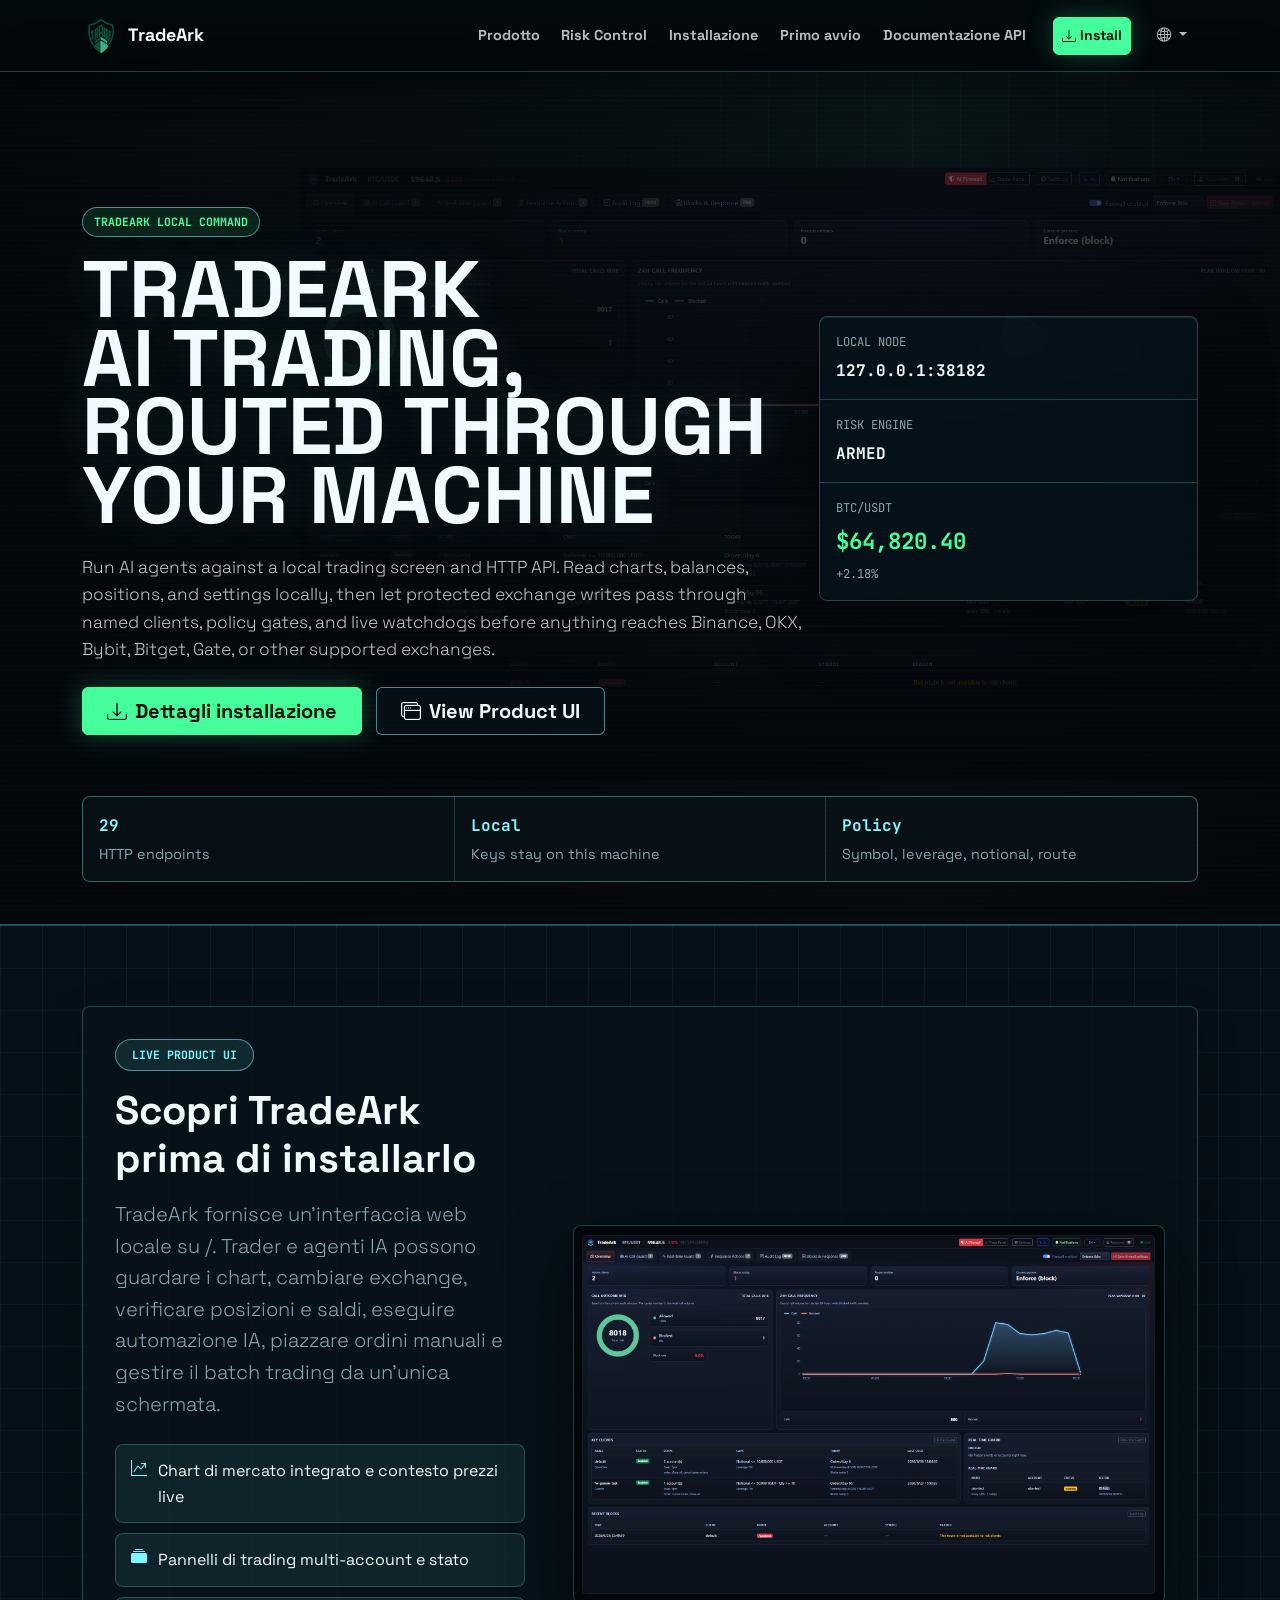
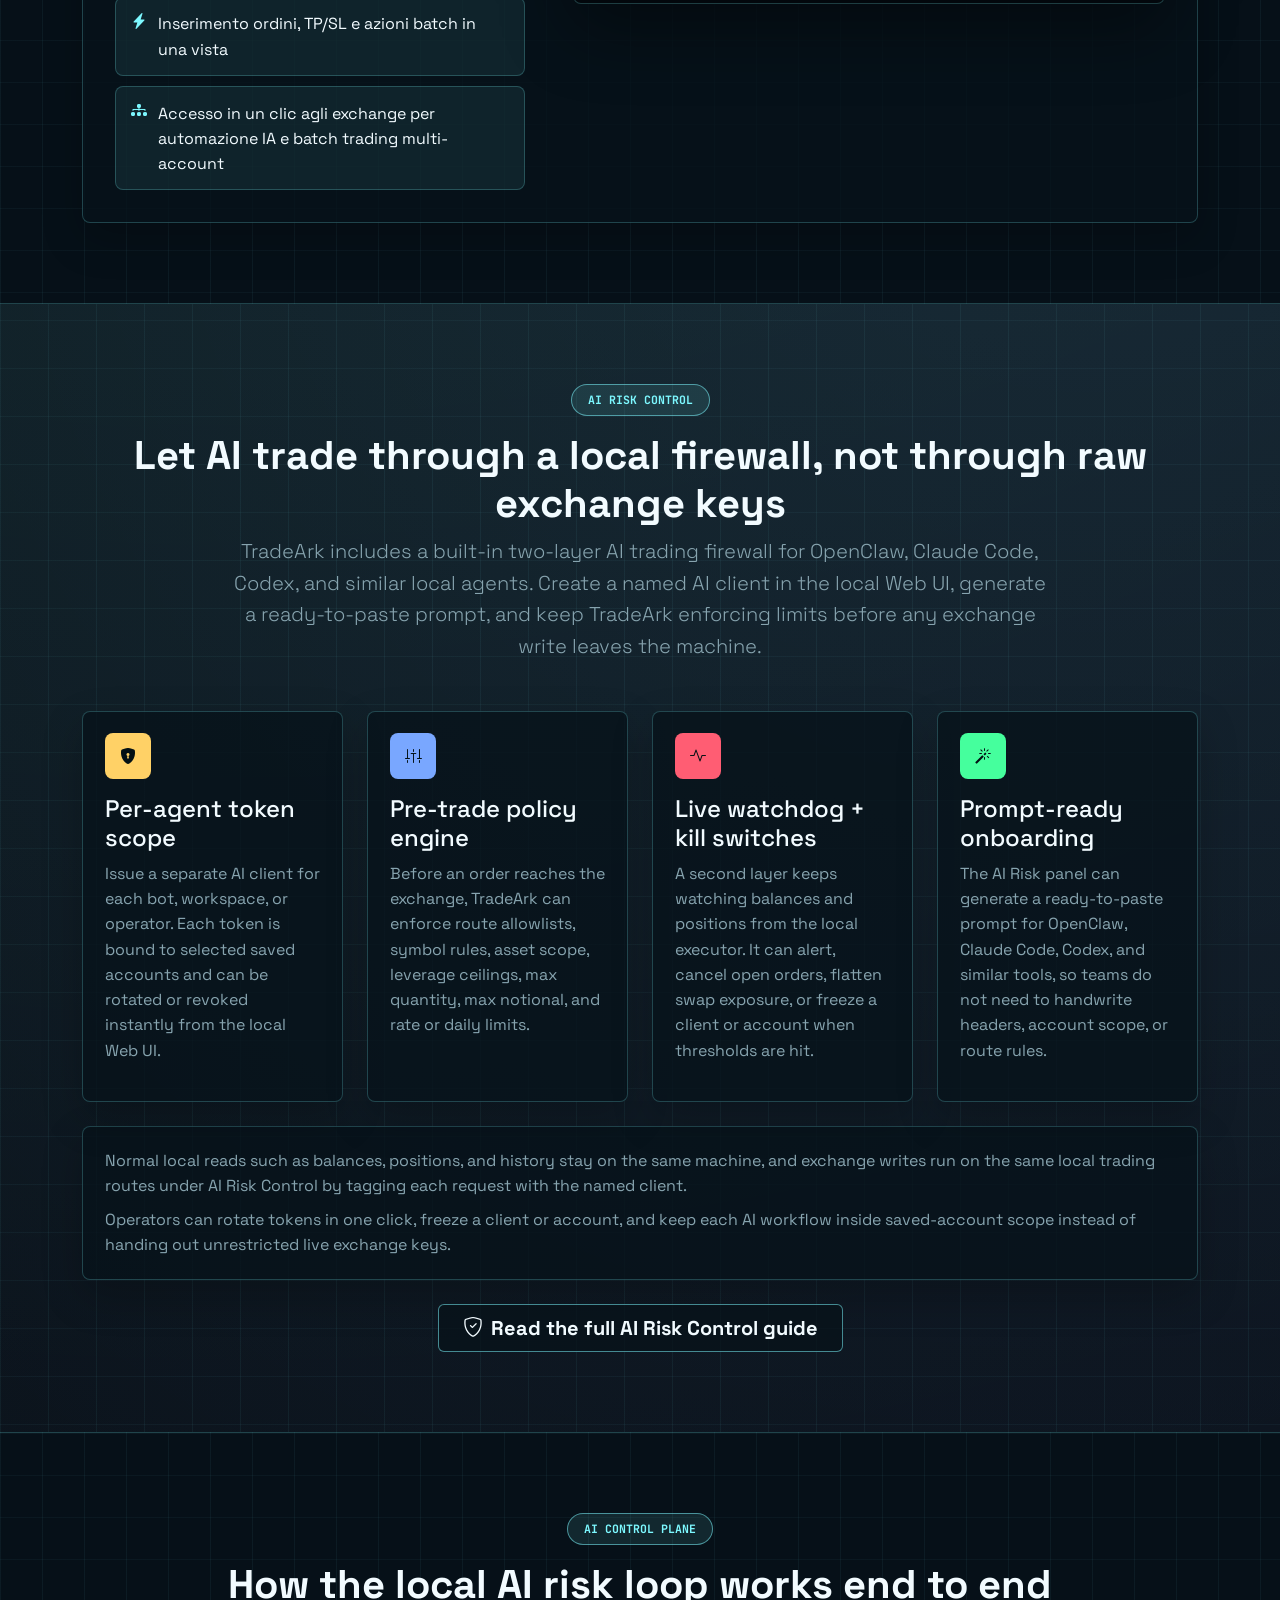
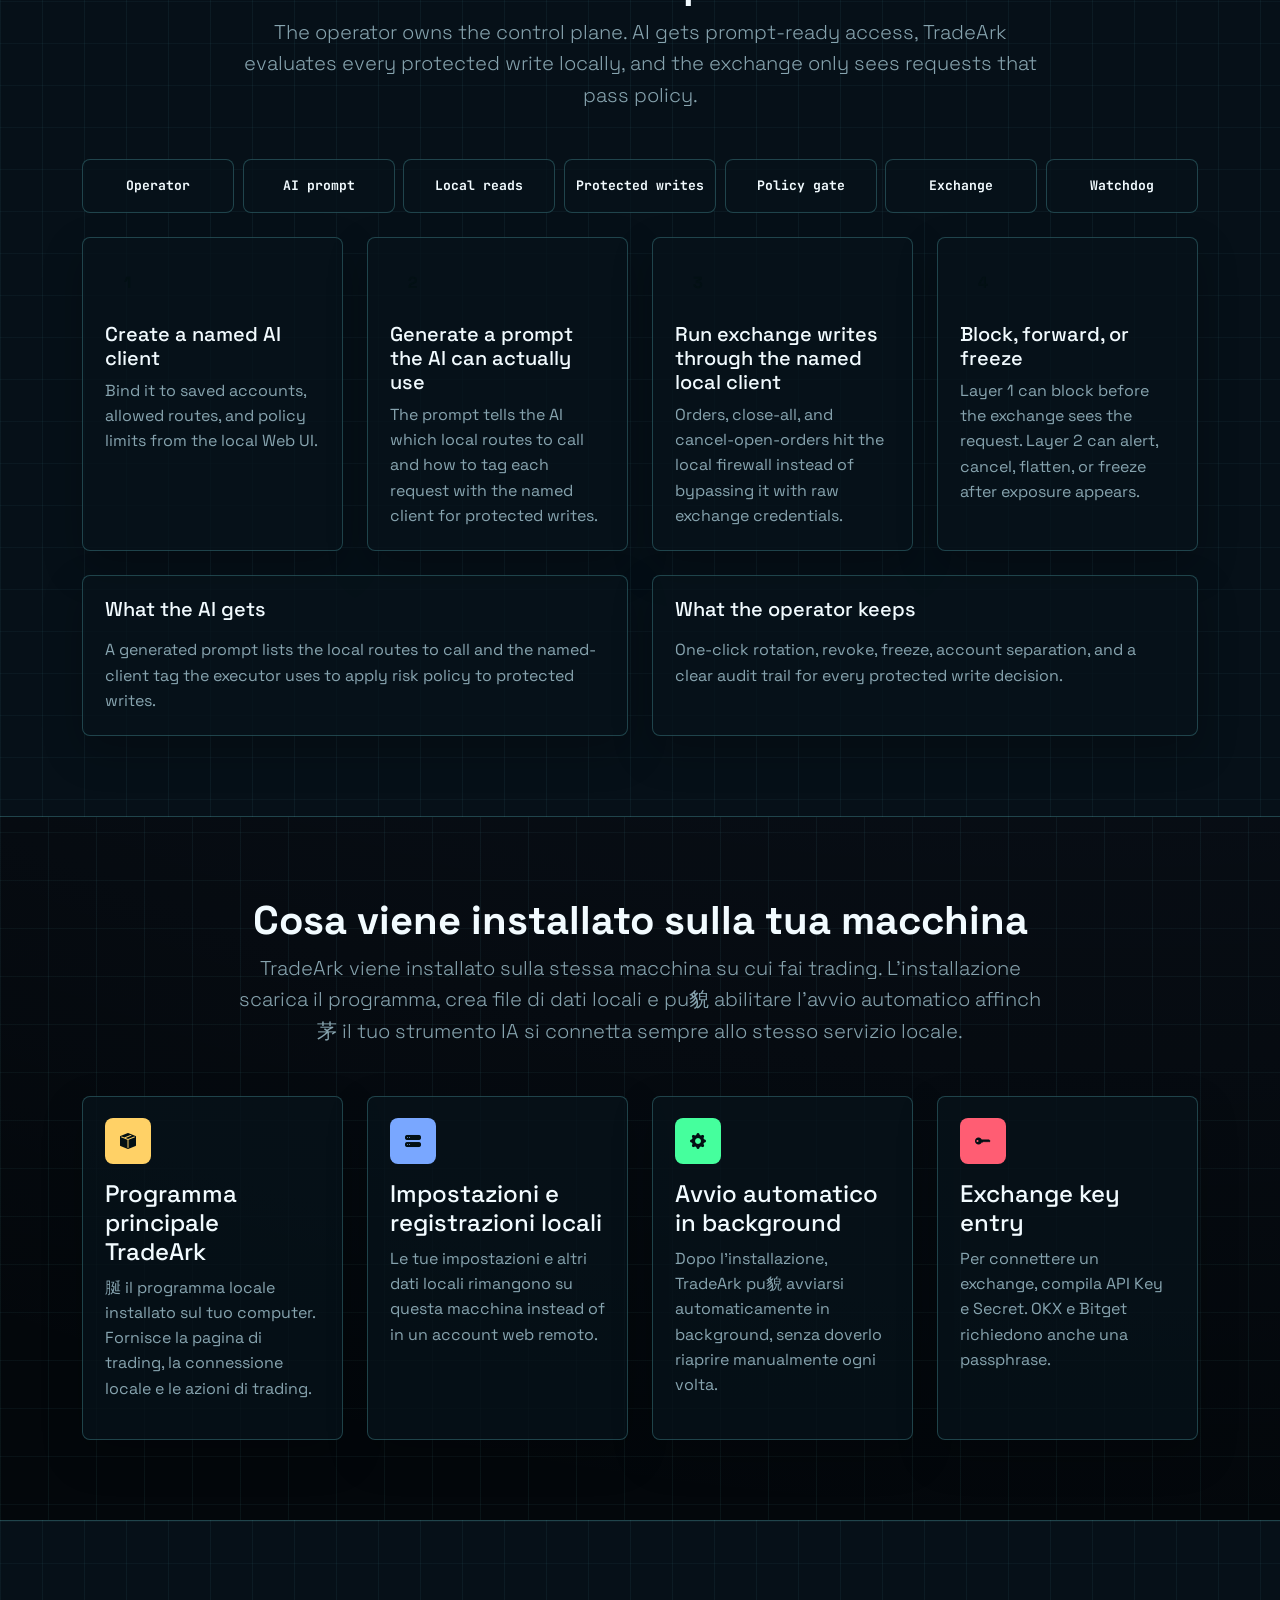
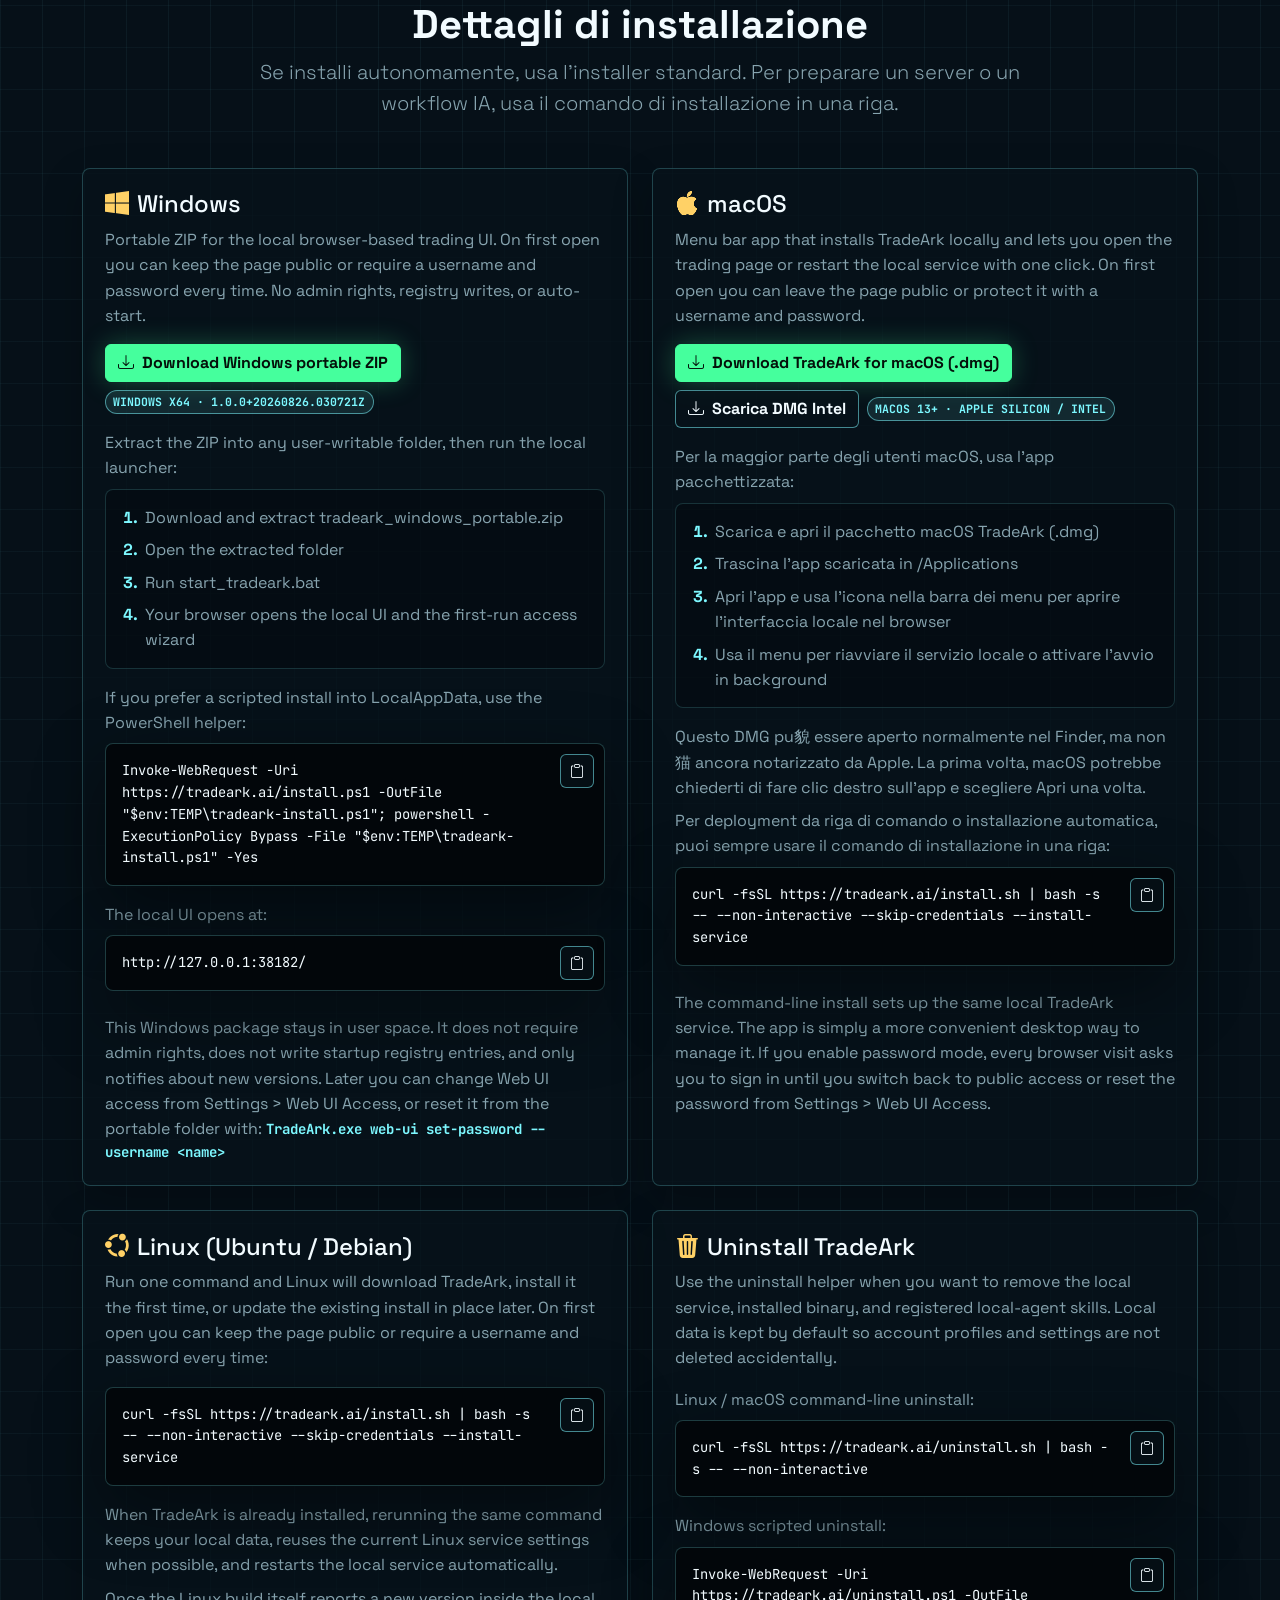
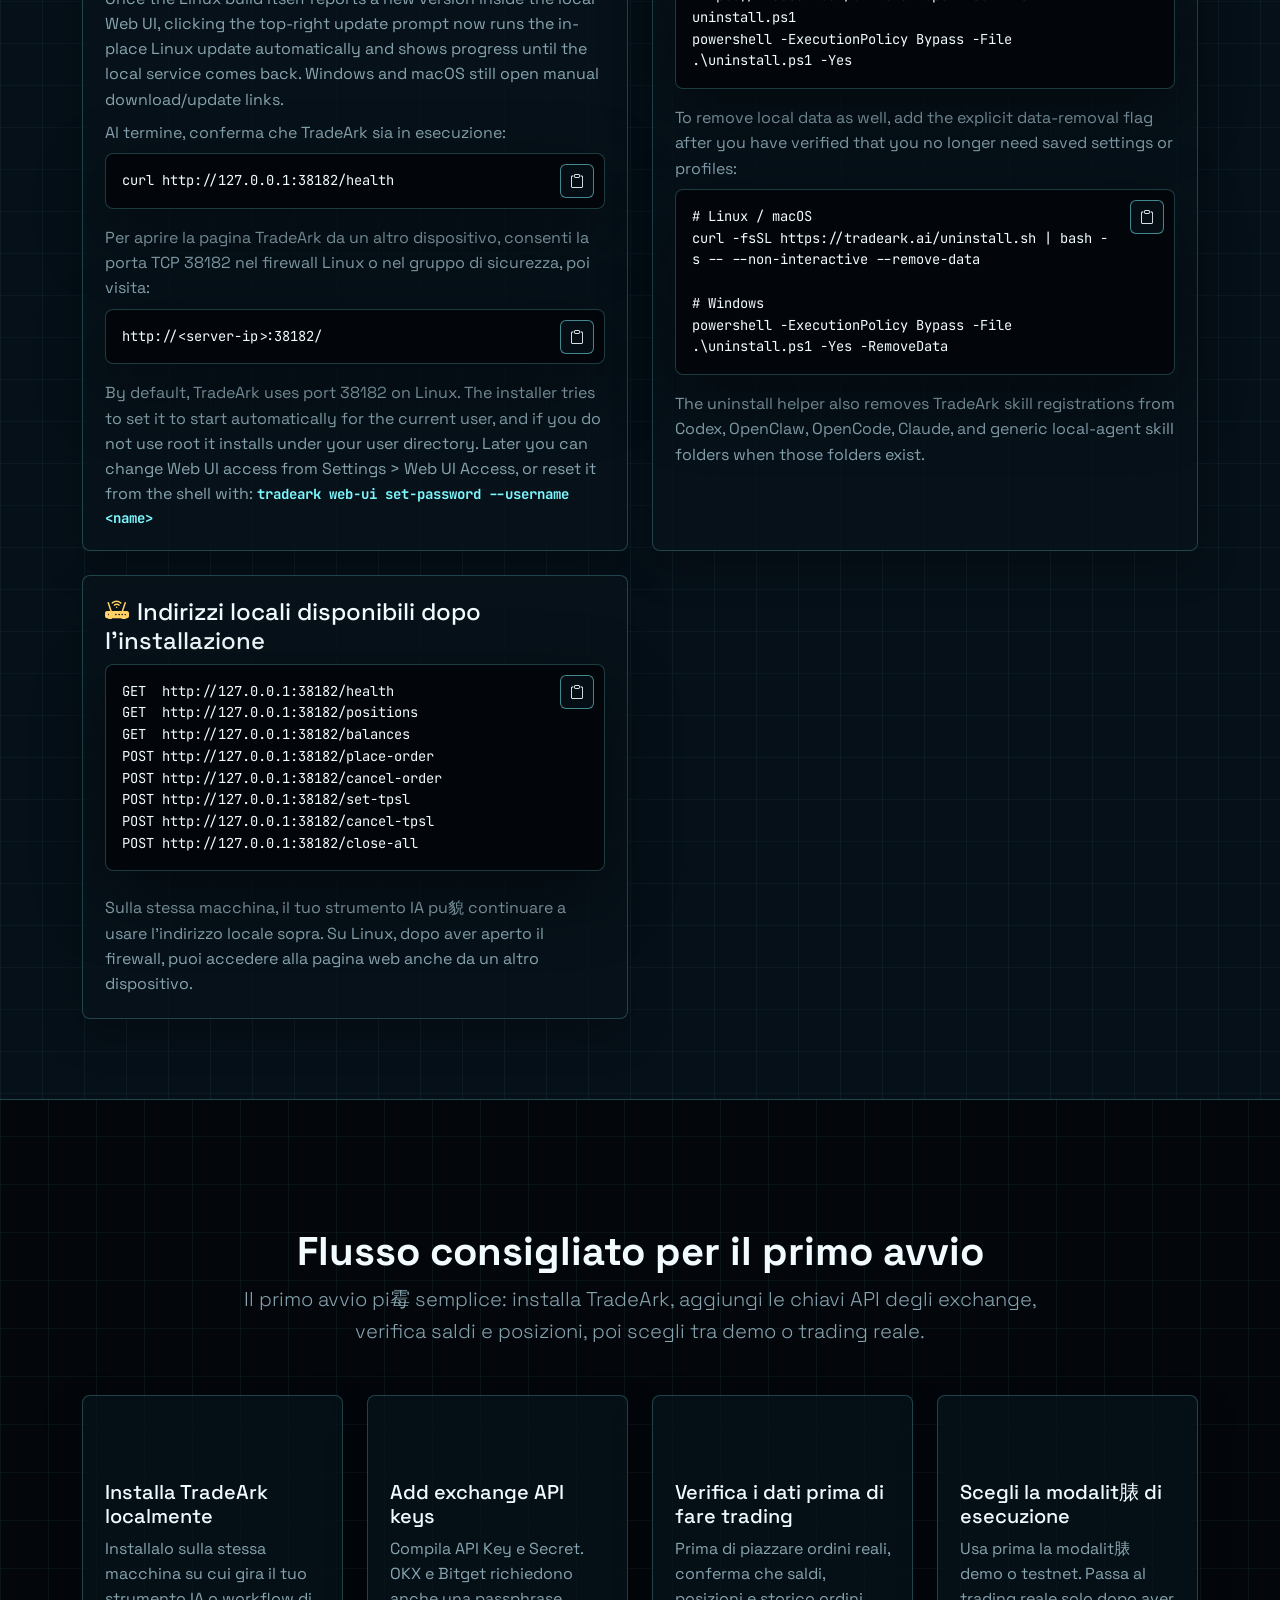
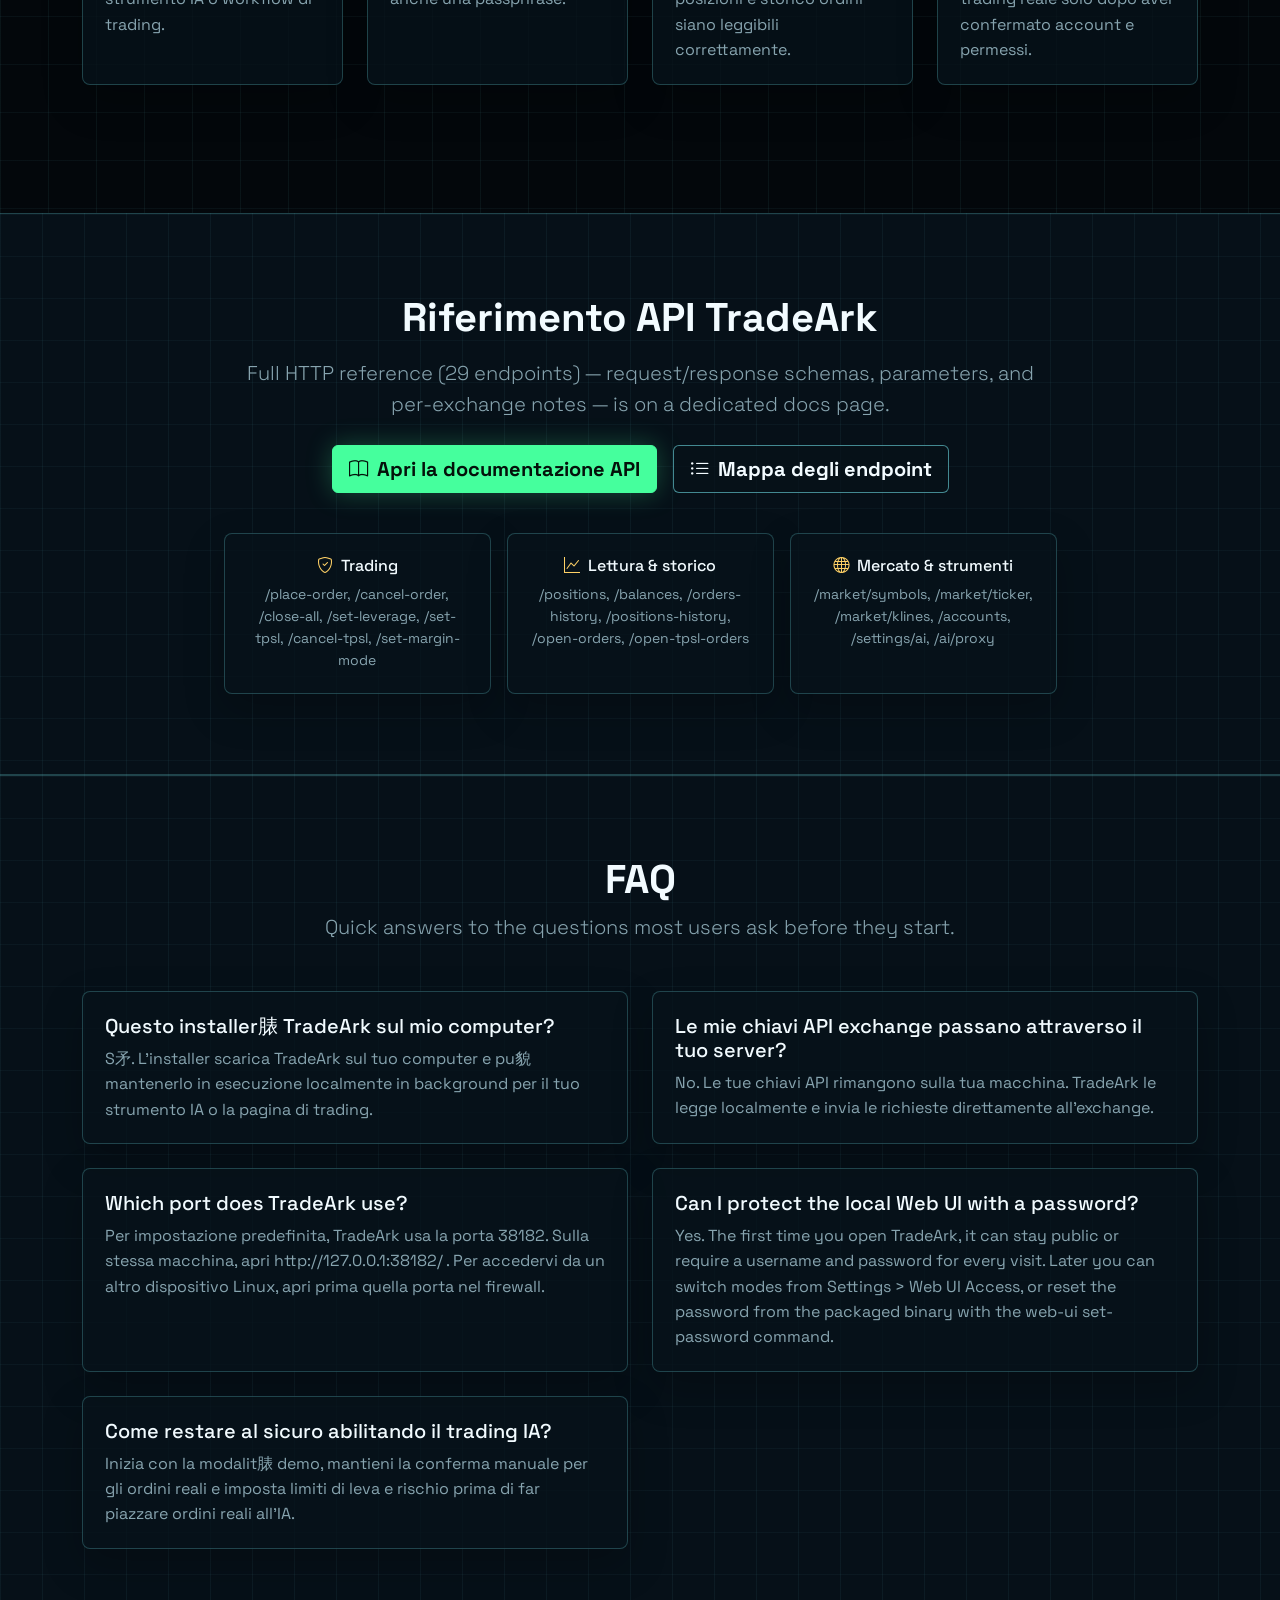
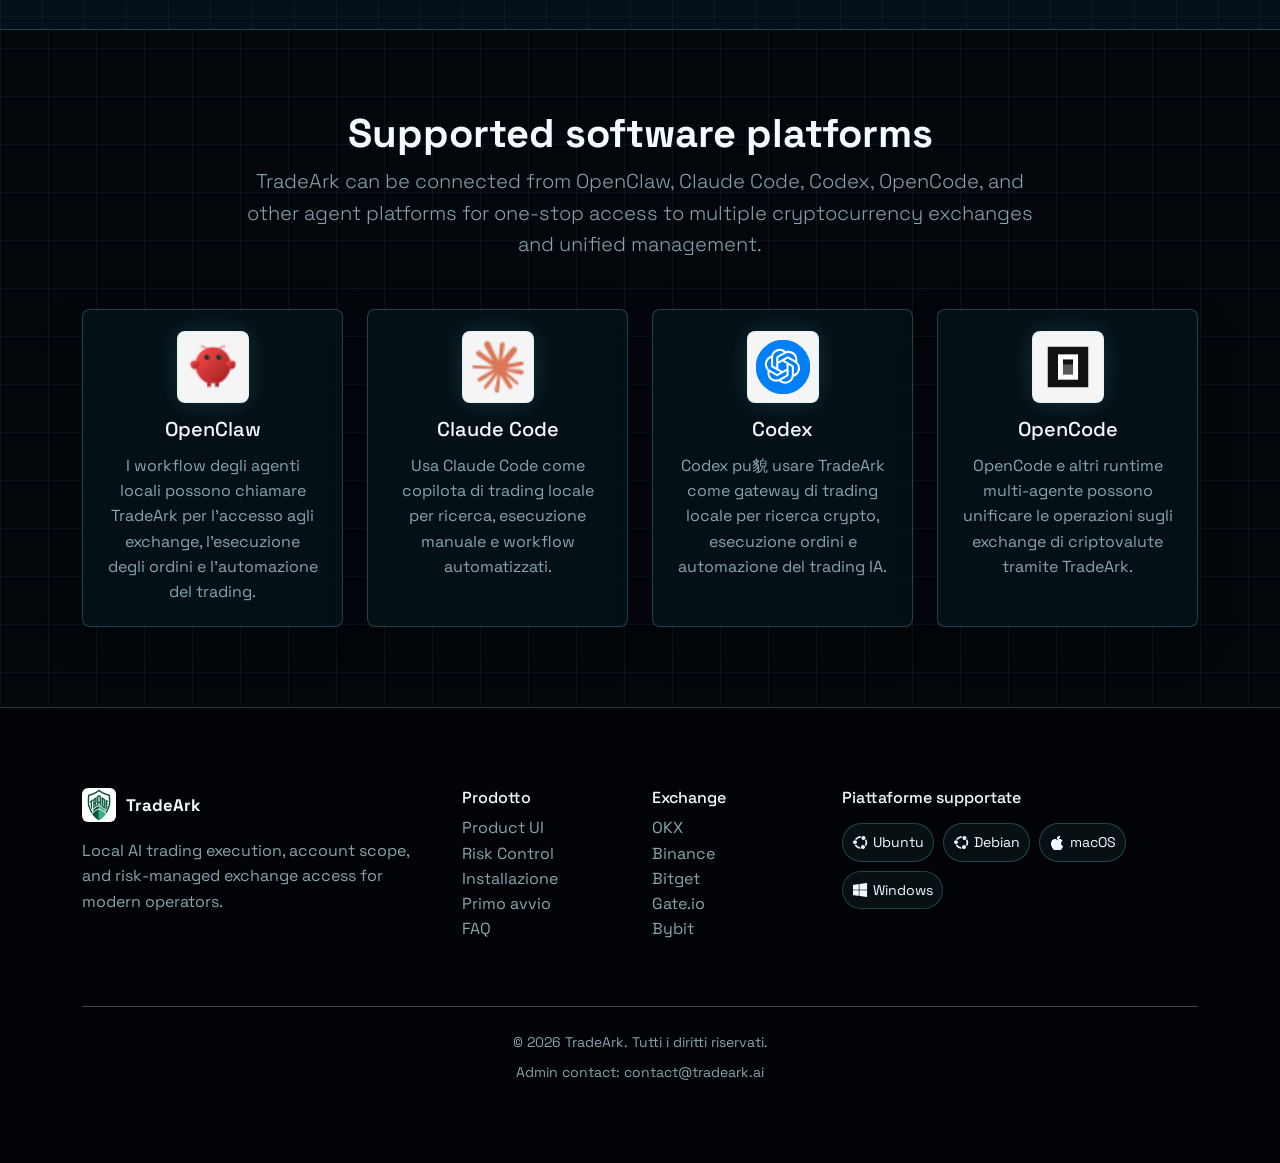
<file: it/index.html>
﻿﻿<!DOCTYPE html>
<html lang="it" data-bs-theme="light">
<head>
    <meta charset="UTF-8">
    <meta name="viewport" content="width=device-width, initial-scale=1.0">
    <title>TradeArk - Configurazione trading agente locale</title>
    <meta name="description" content="TradeArk is a local trading control room for AI agents, exchange execution, and risk-managed order routing.">
    <meta property="og:title" content="TradeArk">
    <meta property="og:description" content="Run AI trading through a local executor with account scope, policy checks, and operator control.">
    <meta property="og:type" content="website">
    <meta property="og:url" content="https://tradeark.ai/">
    <meta name="twitter:card" content="summary">
    <meta name="twitter:title" content="TradeArk">
    <meta name="twitter:description" content="Run AI trading through a local executor with account scope, policy checks, and operator control.">
    <link rel="canonical" href="https://tradeark.ai/">
    <link rel="icon" type="image/png" href="/static/img/tradeark_logo.png">
    
    <!-- Bootstrap 5 -->
    <link href="https://cdn.jsdelivr.net/npm/bootstrap@5.3.2/dist/css/bootstrap.min.css" rel="stylesheet">
    <!-- Bootstrap Icons -->
    <link href="https://cdn.jsdelivr.net/npm/bootstrap-icons@1.11.2/font/bootstrap-icons.css" rel="stylesheet">
    <!-- Google Fonts -->
    <link href="https://fonts.googleapis.com/css2?family=JetBrains+Mono:wght@500;700&family=Space+Grotesk:wght@400;500;600;700&display=swap" rel="stylesheet">
    <!-- Custom CSS -->
    <link href="/static/css/style.css?v=20260626-ops" rel="stylesheet">
    
</head>
<body>
    <!-- Navigation -->
    <nav class="navbar navbar-expand-lg fixed-top">
        <div class="container">
            <a class="navbar-brand d-flex align-items-center" href="/it/">
                <img src="/static/img/tradeark_logo.png" alt="TradeArk" height="36" class="me-2">
                <span class="fw-bold">TradeArk</span>
            </a>
            
            <button class="navbar-toggler" type="button" data-bs-toggle="collapse" data-bs-target="#navbarNav">
                <span class="navbar-toggler-icon"></span>
            </button>
            
            <div class="collapse navbar-collapse" id="navbarNav">
                <ul class="navbar-nav ms-auto align-items-center">
                    <li class="nav-item">
                        <a class="nav-link" href="/it/#product-ui">Prodotto</a>
                    </li>
                    <li class="nav-item">
                        <a class="nav-link" href="/it/#ai-risk-control-home">Risk Control</a>
                    </li>
                    <li class="nav-item">
                        <a class="nav-link" href="/it/#install">Installazione</a>
                    </li>
                    <li class="nav-item">
                        <a class="nav-link" href="/it/#flow">Primo avvio</a>
                    </li>
                    <li class="nav-item">
                        <a class="nav-link" href="https://docs.tradeark.ai/">Documentazione API</a>
                    </li>
                    <li class="nav-item ms-lg-3">
                        <a class="btn btn-sm btn-warning nav-cta" href="/it/#install">
                            <i class="bi bi-download me-1"></i>Install
                        </a>
                    </li>
                    
                    <!-- Language Dropdown -->
                    <li class="nav-item dropdown ms-3">
                        <a class="nav-link dropdown-toggle" href="#" role="button" data-bs-toggle="dropdown">
                            <i class="bi bi-globe2"></i>
                        </a>
                        <ul class="dropdown-menu dropdown-menu-end">
                            <li>
                                <a class="dropdown-item" href="/">English</a>
                            </li>
                            <li>
                                <a class="dropdown-item" href="/de/">Deutsch</a>
                            </li>
                            <li>
                                <a class="dropdown-item" href="/fr/">Français</a>
                            </li>
                            <li>
                                <a class="dropdown-item active" href="/it/">Italiano</a>
                            </li>
                            <li>
                                <a class="dropdown-item" href="/ja/">日本語</a>
                            </li>
                            <li>
                                <a class="dropdown-item" href="/es/">Español</a>
                            </li>
                            <li>
                                <a class="dropdown-item" href="/pt/">Português</a>
                            </li>
                            <li>
                                <a class="dropdown-item" href="/zh-hans/">简体中文</a>
                            </li>
                            <li>
                                <a class="dropdown-item" href="/zh-hant/">繁體中文</a>
                            </li>
                        </ul>
                    </li>
                </ul>
            </div>
        </div>
    </nav>

    <!-- Main Content -->
    <main>
<section class="hero-section trade-ops-hero">
    <div class="hero-screen" aria-hidden="true"></div>
    <div class="hero-scanline" aria-hidden="true"></div>
    <div class="container hero-command-layout">
        <div class="hero-copy">
            <span class="eyebrow">TradeArk Local Command</span>
            <h1 class="display-4 fw-bold mb-4">
                <span class="hero-title-line">TradeArk</span>
                <span class="hero-title-line">AI trading, routed through your machine</span>
            </h1>
            <p class="lead mb-4">Run AI agents against a local trading screen and HTTP API. Read charts, balances, positions, and settings locally, then let protected exchange writes pass through named clients, policy gates, and live watchdogs before anything reaches Binance, OKX, Bybit, Bitget, Gate, or other supported exchanges.</p>
            <div class="hero-actions">
                <a href="#install" class="btn btn-warning btn-lg px-4">
                    <i class="bi bi-download me-2"></i>Dettagli installazione
                </a>
                <a href="#product-ui" class="btn btn-outline-dark btn-lg px-4">
                    <i class="bi bi-window-stack me-2"></i>View Product UI
                </a>
            </div>
        </div>
        <div class="hero-hud" aria-label="TradeArk live status preview">
            <div class="hud-row">
                <span>LOCAL NODE</span>
                <strong>127.0.0.1:38182</strong>
            </div>
            <div class="hud-row">
                <span>RISK ENGINE</span>
                <strong>ARMED</strong>
            </div>
            <div class="hud-row hud-row-market">
                <span>BTC/USDT</span>
                <strong>$64,820.40</strong>
                <em>+2.18%</em>
            </div>
        </div>
        <div class="hero-command-strip">
            <div>
                <strong>29</strong>
                <span>HTTP endpoints</span>
            </div>
            <div>
                <strong>Local</strong>
                <span>Keys stay on this machine</span>
            </div>
            <div>
                <strong>Policy</strong>
                <span>Symbol, leverage, notional, route</span>
            </div>
        </div>
    </div>
</section>

<section id="product-ui" class="py-5 bg-dark-gradient">
    <div class="container">
        <div class="skill-spotlight ui-showcase">
            <div class="row align-items-center g-4 g-lg-5">
                <div class="col-lg-5">
                    <span class="badge bg-warning text-dark mb-3 px-3 py-2">Live Product UI</span>
                    <h2 class="display-6 fw-bold mb-3">Scopri TradeArk prima di installarlo</h2>
                    <p class="lead text-muted mb-4">TradeArk fornisce un&#39;interfaccia web locale su /. Trader e agenti IA possono guardare i chart, cambiare exchange, verificare posizioni e saldi, eseguire automazione IA, piazzare ordini manuali e gestire il batch trading da un&#39;unica schermata.</p>
                    <div class="ui-showcase-metrics">
                        <div class="ui-showcase-chip">
                            <i class="bi bi-graph-up-arrow"></i>
                            <span>Chart di mercato integrato e contesto prezzi live</span>
                        </div>
                        <div class="ui-showcase-chip">
                            <i class="bi bi-collection-fill"></i>
                            <span>Pannelli di trading multi-account e stato</span>
                        </div>
                        <div class="ui-showcase-chip">
                            <i class="bi bi-lightning-charge-fill"></i>
                            <span>Inserimento ordini, TP/SL e azioni batch in una vista</span>
                        </div>
                        <div class="ui-showcase-chip">
                            <i class="bi bi-diagram-3-fill"></i>
                            <span>Accesso in un clic agli exchange per automazione IA e batch trading multi-account</span>
                        </div>
                    </div>
                </div>
                <div class="col-lg-7">
                    <div class="ui-showcase-frame">
                        <img
                            src="/static/img/tradeark-firewall-home.png"
                            alt="Screenshot dell&#39;interfaccia di trading TradeArk"
                            class="img-fluid ui-showcase-image"
                            loading="lazy"
                        >
                    </div>
                </div>
            </div>
        </div>
    </div>
</section>

<section id="ai-risk-control-home" class="py-5">
    <div class="container">
        <div class="text-center mb-5">
            <span class="badge bg-warning text-dark mb-3 px-3 py-2">AI Risk Control</span>
            <h2 class="display-6 fw-bold">Let AI trade through a local firewall, not through raw exchange keys</h2>
            <p class="lead text-muted section-lead">TradeArk includes a built-in two-layer AI trading firewall for OpenClaw, Claude Code, Codex, and similar local agents. Create a named AI client in the local Web UI, generate a ready-to-paste prompt, and keep TradeArk enforcing limits before any exchange write leaves the machine.</p>
        </div>
        <div class="row g-4">
            <div class="col-md-6 col-xl-3">
                <div class="feature-card h-100">
                    <div class="feature-icon bg-gradient-warning">
                        <i class="bi bi-shield-lock-fill"></i>
                    </div>
                    <h4>Per-agent token scope</h4>
                    <p class="text-muted">Issue a separate AI client for each bot, workspace, or operator. Each token is bound to selected saved accounts and can be rotated or revoked instantly from the local Web UI.</p>
                </div>
            </div>
            <div class="col-md-6 col-xl-3">
                <div class="feature-card h-100">
                    <div class="feature-icon bg-gradient-info">
                        <i class="bi bi-sliders2-vertical"></i>
                    </div>
                    <h4>Pre-trade policy engine</h4>
                    <p class="text-muted">Before an order reaches the exchange, TradeArk can enforce route allowlists, symbol rules, asset scope, leverage ceilings, max quantity, max notional, and rate or daily limits.</p>
                </div>
            </div>
            <div class="col-md-6 col-xl-3">
                <div class="feature-card h-100">
                    <div class="feature-icon bg-gradient-danger">
                        <i class="bi bi-activity"></i>
                    </div>
                    <h4>Live watchdog + kill switches</h4>
                    <p class="text-muted">A second layer keeps watching balances and positions from the local executor. It can alert, cancel open orders, flatten swap exposure, or freeze a client or account when thresholds are hit.</p>
                </div>
            </div>
            <div class="col-md-6 col-xl-3">
                <div class="feature-card h-100">
                    <div class="feature-icon bg-gradient-success">
                        <i class="bi bi-magic"></i>
                    </div>
                    <h4>Prompt-ready onboarding</h4>
                    <p class="text-muted">The AI Risk panel can generate a ready-to-paste prompt for OpenClaw, Claude Code, Codex, and similar tools, so teams do not need to handwrite headers, account scope, or route rules.</p>
                </div>
            </div>
        </div>
        <div class="doc-note mt-4">
            <p class="text-muted mb-2">Normal local reads such as balances, positions, and history stay on the same machine, and exchange writes run on the same local trading routes under AI Risk Control by tagging each request with the named client.</p>
            <p class="text-muted mb-0">Operators can rotate tokens in one click, freeze a client or account, and keep each AI workflow inside saved-account scope instead of handing out unrestricted live exchange keys.</p>
        </div>
        <div class="text-center mt-4">
            <a href="https://docs.tradeark.ai/#ai-risk-control" class="btn btn-outline-warning btn-lg px-4">
                <i class="bi bi-shield-check me-2"></i>Read the full AI Risk Control guide
            </a>
        </div>
    </div>
</section>

<section id="ai-risk-workflow" class="py-5 bg-dark-gradient">
    <div class="container">
        <div class="text-center mb-5">
            <span class="badge bg-warning text-dark mb-3 px-3 py-2">AI Control Plane</span>
            <h2 class="display-6 fw-bold">How the local AI risk loop works end to end</h2>
            <p class="lead text-muted section-lead">The operator owns the control plane. AI gets prompt-ready access, TradeArk evaluates every protected write locally, and the exchange only sees requests that pass policy.</p>
        </div>
        <div class="risk-flow-track mb-4">
            <span class="risk-flow-node">Operator</span>
            <span class="risk-flow-arrow" aria-hidden="true">-&gt;</span>
            <span class="risk-flow-node">AI prompt</span>
            <span class="risk-flow-arrow" aria-hidden="true">-&gt;</span>
            <span class="risk-flow-node">Local reads</span>
            <span class="risk-flow-arrow" aria-hidden="true">-&gt;</span>
            <span class="risk-flow-node">Protected writes</span>
            <span class="risk-flow-arrow" aria-hidden="true">-&gt;</span>
            <span class="risk-flow-node">Policy gate</span>
            <span class="risk-flow-arrow" aria-hidden="true">-&gt;</span>
            <span class="risk-flow-node">Exchange</span>
            <span class="risk-flow-arrow" aria-hidden="true">-&gt;</span>
            <span class="risk-flow-node">Watchdog</span>
        </div>
        <div class="row g-4 mb-4">
            <div class="col-md-6 col-xl-3">
                <div class="step-card h-100">
                    <div class="risk-step-badge mb-3">1</div>
                    <h5>Create a named AI client</h5>
                    <p class="text-muted mb-0">Bind it to saved accounts, allowed routes, and policy limits from the local Web UI.</p>
                </div>
            </div>
            <div class="col-md-6 col-xl-3">
                <div class="step-card h-100">
                    <div class="risk-step-badge mb-3">2</div>
                    <h5>Generate a prompt the AI can actually use</h5>
                    <p class="text-muted mb-0">The prompt tells the AI which local routes to call and how to tag each request with the named client for protected writes.</p>
                </div>
            </div>
            <div class="col-md-6 col-xl-3">
                <div class="step-card h-100">
                    <div class="risk-step-badge mb-3">3</div>
                    <h5>Run exchange writes through the named local client</h5>
                    <p class="text-muted mb-0">Orders, close-all, and cancel-open-orders hit the local firewall instead of bypassing it with raw exchange credentials.</p>
                </div>
            </div>
            <div class="col-md-6 col-xl-3">
                <div class="step-card h-100">
                    <div class="risk-step-badge mb-3">4</div>
                    <h5>Block, forward, or freeze</h5>
                    <p class="text-muted mb-0">Layer 1 can block before the exchange sees the request. Layer 2 can alert, cancel, flatten, or freeze after exposure appears.</p>
                </div>
            </div>
        </div>
        <div class="row g-4">
            <div class="col-lg-6">
                <div class="doc-note h-100">
                    <h5 class="mb-3">What the AI gets</h5>
                    <p class="text-muted mb-0">A generated prompt lists the local routes to call and the named-client tag the executor uses to apply risk policy to protected writes.</p>
                </div>
            </div>
            <div class="col-lg-6">
                <div class="doc-note h-100">
                    <h5 class="mb-3">What the operator keeps</h5>
                    <p class="text-muted mb-0">One-click rotation, revoke, freeze, account separation, and a clear audit trail for every protected write decision.</p>
                </div>
            </div>
        </div>
    </div>
</section>

<section id="overview" class="py-5">
    <div class="container">
        <div class="text-center mb-5">
            <h2 class="display-6 fw-bold">Cosa viene installato sulla tua macchina</h2>
            <p class="lead text-muted section-lead">TradeArk viene installato sulla stessa macchina su cui fai trading. L&#39;installazione scarica il programma, crea file di dati locali e pu貌 abilitare l&#39;avvio automatico affinch茅 il tuo strumento IA si connetta sempre allo stesso servizio locale.</p>
        </div>
        <div class="row g-4">
            <div class="col-md-6 col-xl-3">
                <div class="feature-card h-100">
                    <div class="feature-icon bg-gradient-warning">
                        <i class="bi bi-box-seam-fill"></i>
                    </div>
                    <h4>Programma principale TradeArk</h4>
                    <p class="text-muted">脠 il programma locale installato sul tuo computer. Fornisce la pagina di trading, la connessione locale e le azioni di trading.</p>
                </div>
            </div>
            <div class="col-md-6 col-xl-3">
                <div class="feature-card h-100">
                    <div class="feature-icon bg-gradient-info">
                        <i class="bi bi-hdd-stack-fill"></i>
                    </div>
                    <h4>Impostazioni e registrazioni locali</h4>
                    <p class="text-muted">Le tue impostazioni e altri dati locali rimangono su questa macchina instead of in un account web remoto.</p>
                </div>
            </div>
            <div class="col-md-6 col-xl-3">
                <div class="feature-card h-100">
                    <div class="feature-icon bg-gradient-success">
                        <i class="bi bi-gear-fill"></i>
                    </div>
                    <h4>Avvio automatico in background</h4>
                    <p class="text-muted">Dopo l&#39;installazione, TradeArk pu貌 avviarsi automaticamente in background, senza doverlo riaprire manualmente ogni volta.</p>
                </div>
            </div>
            <div class="col-md-6 col-xl-3">
                <div class="feature-card h-100">
                    <div class="feature-icon bg-gradient-danger">
                        <i class="bi bi-key-fill"></i>
                    </div>
                    <h4>Exchange key entry</h4>
                    <p class="text-muted">Per connettere un exchange, compila API Key e Secret. OKX e Bitget richiedono anche una passphrase.</p>
                </div>
            </div>
        </div>
    </div>
</section>

<section id="install" class="py-5 bg-dark-gradient">
    <div class="container">
        <div class="text-center mb-5">
            <h2 class="display-6 fw-bold">Dettagli di installazione</h2>
            <p class="lead text-muted section-lead">Se installi autonomamente, usa l&#39;installer standard. Per preparare un server o un workflow IA, usa il comando di installazione in una riga.</p>
        </div>
        <div class="row g-4">
            <div class="col-lg-6">
                <div class="install-platform-card h-100">
                    <h4><i class="bi bi-windows text-warning me-2"></i>Windows</h4>
                    <p class="text-muted">Portable ZIP for the local browser-based trading UI. On first open you can keep the page public or require a username and password every time. No admin rights, registry writes, or auto-start.</p>
                    <div class="d-flex gap-2 flex-wrap mb-3">
                        <a href="https://tradeark.ai/releases/latest/tradeark_windows_portable.zip" class="btn btn-warning"><i class="bi bi-download me-2"></i>Download Windows portable ZIP</a>
                        <span class="badge bg-secondary align-self-center">Windows x64 · 1.0.0+20260826.030721Z</span>
                    </div>
                    <p class="text-muted mb-2">Extract the ZIP into any user-writable folder, then run the local launcher:</p>
                    <ol class="install-steps-list mb-3">
                        <li>Download and extract tradeark_windows_portable.zip</li>
                        <li>Open the extracted folder</li>
                        <li>Run start_tradeark.bat</li>
                        <li>Your browser opens the local UI and the first-run access wizard</li>
                    </ol>
                    <p class="text-muted mb-2">If you prefer a scripted install into LocalAppData, use the PowerShell helper:</p>
                    <div class="code-block mb-3 position-relative command-copy-block">
                        <pre class="mb-0 guide-code">Invoke-WebRequest -Uri https://tradeark.ai/install.ps1 -OutFile "$env:TEMP\tradeark-install.ps1"; powershell -ExecutionPolicy Bypass -File "$env:TEMP\tradeark-install.ps1" -Yes</pre>
                        <button type="button" class="btn btn-sm btn-outline-warning copy-btn" title="Copy" aria-label="Copy" onclick="copyCodeBlock(this)">
                            <i class="bi bi-clipboard"></i>
                        </button>
                    </div>
                    <p class="text-muted mb-2">The local UI opens at:</p>
                    <div class="code-block mb-4 position-relative command-copy-block">
                        <pre class="mb-0 guide-code">http://127.0.0.1:38182/</pre>
                        <button type="button" class="btn btn-sm btn-outline-warning copy-btn" title="Copy" aria-label="Copy" onclick="copyCodeBlock(this)">
                            <i class="bi bi-clipboard"></i>
                        </button>
                    </div>
                    <p class="text-muted mb-0">This Windows package stays in user space. It does not require admin rights, does not write startup registry entries, and only notifies about new versions. Later you can change Web UI access from Settings &gt; Web UI Access, or reset it from the portable folder with: <code>TradeArk.exe web-ui set-password --username &lt;name&gt;</code></p>
                </div>
            </div>
            <div class="col-lg-6">
                <div class="install-platform-card h-100">
                    <h4><i class="bi bi-apple text-warning me-2"></i>macOS</h4>
                    <p class="text-muted">Menu bar app that installs TradeArk locally and lets you open the trading page or restart the local service with one click. On first open you can leave the page public or protect it with a username and password.</p>
                    <div class="d-flex gap-2 flex-wrap mb-3">
                        <a href="https://tradeark.ai/releases/latest/signal_executor_darwin_arm64.dmg" class="btn btn-warning"><i class="bi bi-download me-2"></i>Download TradeArk for macOS (.dmg)</a>
                        <a href="https://tradeark.ai/releases/latest/signal_executor_darwin_amd64.dmg" class="btn btn-outline-light"><i class="bi bi-download me-2"></i>Scarica DMG Intel</a>
                        <span class="badge bg-secondary align-self-center">macOS 13+ · Apple Silicon / Intel</span>
                    </div>
                    <p class="text-muted mb-2">Per la maggior parte degli utenti macOS, usa l&#39;app pacchettizzata:</p>
                    <ol class="install-steps-list mb-3">
                        <li>Scarica e apri il pacchetto macOS TradeArk (.dmg)</li>
                        <li>Trascina l&#39;app scaricata in /Applications</li>
                        <li>Apri l&#39;app e usa l&#39;icona nella barra dei menu per aprire l&#39;interfaccia locale nel browser</li>
                        <li>Usa il menu per riavviare il servizio locale o attivare l&#39;avvio in background</li>
                    </ol>
                    <p class="text-muted mb-2">Questo DMG pu貌 essere aperto normalmente nel Finder, ma non 猫 ancora notarizzato da Apple. La prima volta, macOS potrebbe chiederti di fare clic destro sull&#39;app e scegliere Apri una volta.</p>
                    <p class="text-muted mb-2">Per deployment da riga di comando o installazione automatica, puoi sempre usare il comando di installazione in una riga:</p>
                    <div class="code-block mb-4 position-relative command-copy-block">
                        <pre class="mb-0 guide-code">curl -fsSL https://tradeark.ai/install.sh | bash -s -- --non-interactive --skip-credentials --install-service</pre>
                        <button type="button" class="btn btn-sm btn-outline-warning copy-btn" title="Copy" aria-label="Copy" onclick="copyCodeBlock(this)">
                            <i class="bi bi-clipboard"></i>
                        </button>
                    </div>
                    <p class="text-muted mb-0">The command-line install sets up the same local TradeArk service. The app is simply a more convenient desktop way to manage it. If you enable password mode, every browser visit asks you to sign in until you switch back to public access or reset the password from Settings &gt; Web UI Access.</p>
                </div>
            </div>
            <div class="col-lg-6">
                <div class="install-platform-card h-100">
                    <h4><i class="bi bi-ubuntu text-warning me-2"></i>Linux (Ubuntu / Debian)</h4>
                    <p class="text-muted">Run one command and Linux will download TradeArk, install it the first time, or update the existing install in place later. On first open you can keep the page public or require a username and password every time:</p>
                    <div class="code-block mb-3 position-relative command-copy-block">
                        <pre class="mb-0 guide-code">curl -fsSL https://tradeark.ai/install.sh | bash -s -- --non-interactive --skip-credentials --install-service</pre>
                        <button type="button" class="btn btn-sm btn-outline-warning copy-btn" title="Copy" aria-label="Copy" onclick="copyCodeBlock(this)">
                            <i class="bi bi-clipboard"></i>
                        </button>
                    </div>
                    <p class="text-muted mb-2">When TradeArk is already installed, rerunning the same command keeps your local data, reuses the current Linux service settings when possible, and restarts the local service automatically.</p>
                    <p class="text-muted mb-2">Once the Linux build itself reports a new version inside the local Web UI, clicking the top-right update prompt now runs the in-place Linux update automatically and shows progress until the local service comes back. Windows and macOS still open manual download/update links.</p>
                    <p class="text-muted mb-2">Al termine, conferma che TradeArk sia in esecuzione:</p>
                    <div class="code-block mb-3 position-relative command-copy-block">
                        <pre class="mb-0 guide-code">curl http://127.0.0.1:38182/health</pre>
                        <button type="button" class="btn btn-sm btn-outline-warning copy-btn" title="Copy" aria-label="Copy" onclick="copyCodeBlock(this)">
                            <i class="bi bi-clipboard"></i>
                        </button>
                    </div>
                    <p class="text-muted mb-2">Per aprire la pagina TradeArk da un altro dispositivo, consenti la porta TCP 38182 nel firewall Linux o nel gruppo di sicurezza, poi visita:</p>
                    <div class="code-block mb-3 position-relative command-copy-block">
                        <pre class="mb-0 guide-code">http://&lt;server-ip&gt;:38182/</pre>
                        <button type="button" class="btn btn-sm btn-outline-warning copy-btn" title="Copy" aria-label="Copy" onclick="copyCodeBlock(this)">
                            <i class="bi bi-clipboard"></i>
                        </button>
                    </div>
                    <p class="text-muted mb-0">By default, TradeArk uses port 38182 on Linux. The installer tries to set it to start automatically for the current user, and if you do not use root it installs under your user directory. Later you can change Web UI access from Settings &gt; Web UI Access, or reset it from the shell with: <code>tradeark web-ui set-password --username &lt;name&gt;</code></p>
                </div>
            </div>
            <div class="col-lg-6">
                <div class="install-platform-card h-100">
                    <h4><i class="bi bi-trash3-fill text-warning me-2"></i>Uninstall TradeArk</h4>
                    <p class="text-muted">Use the uninstall helper when you want to remove the local service, installed binary, and registered local-agent skills. Local data is kept by default so account profiles and settings are not deleted accidentally.</p>
                    <p class="text-muted mb-2">Linux / macOS command-line uninstall:</p>
                    <div class="code-block mb-3 position-relative command-copy-block">
                        <pre class="mb-0 guide-code">curl -fsSL https://tradeark.ai/uninstall.sh | bash -s -- --non-interactive</pre>
                        <button type="button" class="btn btn-sm btn-outline-warning copy-btn" title="Copy" aria-label="Copy" onclick="copyCodeBlock(this)">
                            <i class="bi bi-clipboard"></i>
                        </button>
                    </div>
                    <p class="text-muted mb-2">Windows scripted uninstall:</p>
                    <div class="code-block mb-3 position-relative command-copy-block">
                        <pre class="mb-0 guide-code">Invoke-WebRequest -Uri https://tradeark.ai/uninstall.ps1 -OutFile uninstall.ps1
powershell -ExecutionPolicy Bypass -File .\uninstall.ps1 -Yes</pre>
                        <button type="button" class="btn btn-sm btn-outline-warning copy-btn" title="Copy" aria-label="Copy" onclick="copyCodeBlock(this)">
                            <i class="bi bi-clipboard"></i>
                        </button>
                    </div>
                    <p class="text-muted mb-2">To remove local data as well, add the explicit data-removal flag after you have verified that you no longer need saved settings or profiles:</p>
                    <div class="code-block mb-3 position-relative command-copy-block">
                        <pre class="mb-0 guide-code"># Linux / macOS
curl -fsSL https://tradeark.ai/uninstall.sh | bash -s -- --non-interactive --remove-data

# Windows
powershell -ExecutionPolicy Bypass -File .\uninstall.ps1 -Yes -RemoveData</pre>
                        <button type="button" class="btn btn-sm btn-outline-warning copy-btn" title="Copy" aria-label="Copy" onclick="copyCodeBlock(this)">
                            <i class="bi bi-clipboard"></i>
                        </button>
                    </div>
                    <p class="text-muted mb-0">The uninstall helper also removes TradeArk skill registrations from Codex, OpenClaw, OpenCode, Claude, and generic local-agent skill folders when those folders exist.</p>
                </div>
            </div>
            <div class="col-lg-6">
                <div class="install-platform-card h-100">
                    <h4><i class="bi bi-router-fill text-warning me-2"></i>Indirizzi locali disponibili dopo l&#39;installazione</h4>
                    <div class="code-block mb-4 position-relative command-copy-block">
                        <pre class="mb-0 guide-code">GET  http://127.0.0.1:38182/health
GET  http://127.0.0.1:38182/positions
GET  http://127.0.0.1:38182/balances
POST http://127.0.0.1:38182/place-order
POST http://127.0.0.1:38182/cancel-order
POST http://127.0.0.1:38182/set-tpsl
POST http://127.0.0.1:38182/cancel-tpsl
POST http://127.0.0.1:38182/close-all</pre>
                        <button type="button" class="btn btn-sm btn-outline-warning copy-btn" title="Copy" aria-label="Copy" onclick="copyCodeBlock(this)">
                            <i class="bi bi-clipboard"></i>
                        </button>
                    </div>
                    <p class="text-muted mb-0">Sulla stessa macchina, il tuo strumento IA pu貌 continuare a usare l&#39;indirizzo locale sopra. Su Linux, dopo aver aperto il firewall, puoi accedere alla pagina web anche da un altro dispositivo.</p>
                </div>
            </div>
        </div>
    </div>
</section>

<section id="flow" class="py-5 my-5">
    <div class="container">
        <div class="text-center mb-5">
            <h2 class="display-6 fw-bold">Flusso consigliato per il primo avvio</h2>
            <p class="lead text-muted section-lead">Il primo avvio pi霉 semplice: installa TradeArk, aggiungi le chiavi API degli exchange, verifica saldi e posizioni, poi scegli tra demo o trading reale.</p>
        </div>
        <div class="row g-4">
            <div class="col-md-6 col-xl-3">
                <div class="step-card h-100">
                    <div class="step-number">1</div>
                    <h5>Installa TradeArk localmente</h5>
                    <p class="text-muted">Installalo sulla stessa macchina su cui gira il tuo strumento IA o workflow di trading.</p>
                </div>
            </div>
            <div class="col-md-6 col-xl-3">
                <div class="step-card h-100">
                    <div class="step-number">2</div>
                    <h5>Add exchange API keys</h5>
                    <p class="text-muted">Compila API Key e Secret. OKX e Bitget richiedono anche una passphrase.</p>
                </div>
            </div>
            <div class="col-md-6 col-xl-3">
                <div class="step-card h-100">
                    <div class="step-number">3</div>
                    <h5>Verifica i dati prima di fare trading</h5>
                    <p class="text-muted">Prima di piazzare ordini reali, conferma che saldi, posizioni e storico ordini siano leggibili correttamente.</p>
                </div>
            </div>
            <div class="col-md-6 col-xl-3">
                <div class="step-card h-100">
                    <div class="step-number">4</div>
                    <h5>Scegli la modalit脿 di esecuzione</h5>
                    <p class="text-muted">Usa prima la modalit脿 demo o testnet. Passa al trading reale solo dopo aver confermato account e permessi.</p>
                </div>
            </div>
        </div>
    </div>
</section>

<section id="api-reference" class="py-5 bg-dark-gradient">
    <div class="container">
        <div class="text-center">
            <h2 class="display-6 fw-bold">Riferimento API TradeArk</h2>
            <p class="lead text-muted section-lead mt-3">Full HTTP reference (29 endpoints) — request/response schemas, parameters, and per-exchange notes — is on a dedicated docs page.</p>
            <div class="d-flex gap-3 justify-content-center flex-wrap mt-4">
                <a href="https://docs.tradeark.ai/" class="btn btn-warning btn-lg"><i class="bi bi-book me-2"></i>Apri la documentazione API</a>
                <a href="https://docs.tradeark.ai/#api-reference" class="btn btn-outline-light btn-lg"><i class="bi bi-list-ul me-2"></i>Mappa degli endpoint</a>
            </div>
            <div class="row g-3 justify-content-center mt-4">
                <div class="col-md-4 col-lg-3">
                    <div class="step-card h-100">
                        <h6 class="mb-2"><i class="bi bi-shield-check text-warning me-2"></i>Trading</h6>
                        <p class="text-muted small mb-0">/place-order, /cancel-order, /close-all, /set-leverage, /set-tpsl, /cancel-tpsl, /set-margin-mode</p>
                    </div>
                </div>
                <div class="col-md-4 col-lg-3">
                    <div class="step-card h-100">
                        <h6 class="mb-2"><i class="bi bi-graph-up text-warning me-2"></i>Lettura &amp; storico</h6>
                        <p class="text-muted small mb-0">/positions, /balances, /orders-history, /positions-history, /open-orders, /open-tpsl-orders</p>
                    </div>
                </div>
                <div class="col-md-4 col-lg-3">
                    <div class="step-card h-100">
                        <h6 class="mb-2"><i class="bi bi-globe text-warning me-2"></i>Mercato &amp; strumenti</h6>
                        <p class="text-muted small mb-0">/market/symbols, /market/ticker, /market/klines, /accounts, /settings/ai, /ai/proxy</p>
                    </div>
                </div>
            </div>
        </div>
    </div>
</section>

<section id="faq" class="py-5 bg-dark-gradient">
    <div class="container">
        <div class="text-center mb-5">
            <h2 class="display-6 fw-bold">FAQ</h2>
            <p class="lead text-muted section-lead">Quick answers to the questions most users ask before they start.</p>
        </div>
        <div class="row g-4">
            <div class="col-lg-6">
                <div class="faq-card h-100">
                    <h5>Questo installer脿 TradeArk sul mio computer?</h5>
                    <p class="text-muted">S矛. L&#39;installer scarica TradeArk sul tuo computer e pu貌 mantenerlo in esecuzione localmente in background per il tuo strumento IA o la pagina di trading.</p>
                </div>
            </div>
            <div class="col-lg-6">
                <div class="faq-card h-100">
                    <h5>Le mie chiavi API exchange passano attraverso il tuo server?</h5>
                    <p class="text-muted">No. Le tue chiavi API rimangono sulla tua macchina. TradeArk le legge localmente e invia le richieste direttamente all&#39;exchange.</p>
                </div>
            </div>
            <div class="col-lg-6">
                <div class="faq-card h-100">
                    <h5>Which port does TradeArk use?</h5>
                    <p class="text-muted">Per impostazione predefinita, TradeArk usa la porta 38182. Sulla stessa macchina, apri http://127.0.0.1:38182/ . Per accedervi da un altro dispositivo Linux, apri prima quella porta nel firewall.</p>
                </div>
            </div>
            <div class="col-lg-6">
                <div class="faq-card h-100">
                    <h5>Can I protect the local Web UI with a password?</h5>
                    <p class="text-muted">Yes. The first time you open TradeArk, it can stay public or require a username and password for every visit. Later you can switch modes from Settings &gt; Web UI Access, or reset the password from the packaged binary with the web-ui set-password command.</p>
                </div>
            </div>
            <div class="col-lg-6">
                <div class="faq-card h-100">
                    <h5>Come restare al sicuro abilitando il trading IA?</h5>
                    <p class="text-muted">Inizia con la modalit脿 demo, mantieni la conferma manuale per gli ordini reali e imposta limiti di leva e rischio prima di far piazzare ordini reali all&#39;IA.</p>
                </div>
            </div>
        </div>
    </div>
</section>

<section id="software-platforms" class="py-5">
    <div class="container">
        <div class="text-center mb-5">
            <h2 class="display-6 fw-bold">Supported software platforms</h2>
            <p class="lead text-muted section-lead">TradeArk can be connected from OpenClaw, Claude Code, Codex, OpenCode, and other agent platforms for one-stop access to multiple cryptocurrency exchanges and unified management.</p>
        </div>
        <div class="row g-4">
            <div class="col-md-6 col-lg-3">
                <div class="step-card h-100 text-center software-platform-card">
                    <div class="platform-logo-badge" aria-hidden="true">
                        <img src="/static/img/platforms/openclaw-favicon.png" alt="OpenClaw" class="platform-logo-image platform-logo-image--openclaw">
                    </div>
                    <h5 class="mb-2">OpenClaw</h5>
                    <p class="text-muted mb-0">I workflow degli agenti locali possono chiamare TradeArk per l&#39;accesso agli exchange, l&#39;esecuzione degli ordini e l&#39;automazione del trading.</p>
                </div>
            </div>
            <div class="col-md-6 col-lg-3">
                <div class="step-card h-100 text-center software-platform-card">
                    <div class="platform-logo-badge" aria-hidden="true">
                        <img src="/static/img/platforms/claude-code.png" alt="Claude Code" class="platform-logo-image platform-logo-image--claude">
                    </div>
                    <h5 class="mb-2">Claude Code</h5>
                    <p class="text-muted mb-0">Usa Claude Code come copilota di trading locale per ricerca, esecuzione manuale e workflow automatizzati.</p>
                </div>
            </div>
            <div class="col-md-6 col-lg-3">
                <div class="step-card h-100 text-center software-platform-card">
                    <div class="platform-logo-badge" aria-hidden="true">
                        <img src="/static/img/platforms/codex.svg" alt="Codex" class="platform-logo-image platform-logo-image--codex">
                    </div>
                    <h5 class="mb-2">Codex</h5>
                    <p class="text-muted mb-0">Codex pu貌 usare TradeArk come gateway di trading locale per ricerca crypto, esecuzione ordini e automazione del trading IA.</p>
                </div>
            </div>
            <div class="col-md-6 col-lg-3">
                <div class="step-card h-100 text-center software-platform-card">
                    <div class="platform-logo-badge" aria-hidden="true">
                        <img src="/static/img/platforms/opencode.png" alt="OpenCode" class="platform-logo-image platform-logo-image--opencode">
                    </div>
                    <h5 class="mb-2">OpenCode</h5>
                    <p class="text-muted mb-0">OpenCode e altri runtime multi-agente possono unificare le operazioni sugli exchange di criptovalute tramite TradeArk.</p>
                </div>
            </div>
        </div>
    </div>
</section>
    </main>

    <!-- Footer -->
    <footer class="footer py-5">
        <div class="container">
            <div class="row g-4">
                <div class="col-md-4 mb-4">
                    <div class="footer-brand mb-3">
                        <img src="/static/img/tradeark_logo.png" alt="TradeArk" height="34">
                        <span>TradeArk</span>
                    </div>
                    <p class="text-muted">Local AI trading execution, account scope, and risk-managed exchange access for modern operators.</p>
                </div>
                <div class="col-md-2 mb-4">
                    <h6>Prodotto</h6>
                    <ul class="list-unstyled">
                        <li><a href="/it/#product-ui" class="text-muted">Product UI</a></li>
                        <li><a href="/it/#ai-risk-control-home" class="text-muted">Risk Control</a></li>
                        <li><a href="/it/#install" class="text-muted">Installazione</a></li>
                        <li><a href="/it/#flow" class="text-muted">Primo avvio</a></li>
                        <li><a href="/it/#faq" class="text-muted">FAQ</a></li>
                    </ul>
                </div>
                <div class="col-md-2 mb-4">
                    <h6>Exchange</h6>
                    <ul class="list-unstyled">
                        <li><a href="#" class="text-muted">OKX</a></li>
                        <li><a href="#" class="text-muted">Binance</a></li>
                        <li><a href="#" class="text-muted">Bitget</a></li>
                        <li><a href="#" class="text-muted">Gate.io</a></li>
                        <li><a href="#" class="text-muted">Bybit</a></li>
                    </ul>
                </div>
                <div class="col-md-4 mb-4">
                    <h6>Piattaforme supportate</h6>
                    <div class="footer-platforms">
                        <span><i class="bi bi-ubuntu"></i> Ubuntu</span>
                        <span><i class="bi bi-ubuntu"></i> Debian</span>
                        <span><i class="bi bi-apple"></i> macOS</span>
                        <span><i class="bi bi-windows"></i> Windows</span>
                    </div>
                </div>
            </div>
            <hr class="my-4">
            <div class="text-center text-muted">
                <small>&copy; 2026 TradeArk. Tutti i diritti riservati.</small>
                <div class="mt-2">
                    <small>Admin contact: <a href="mailto:contact@tradeark.ai" class="text-muted">contact@tradeark.ai</a></small>
                </div>
            </div>
        </div>
    </footer>

    <!-- Bootstrap JS -->
    <script src="https://cdn.jsdelivr.net/npm/bootstrap@5.3.2/dist/js/bootstrap.bundle.min.js"></script>
    <!-- Custom JS (cache busted) -->
    <script src="/static/js/main.js?v=20260628-copy"></script>
    
</body>
</html>
</file>
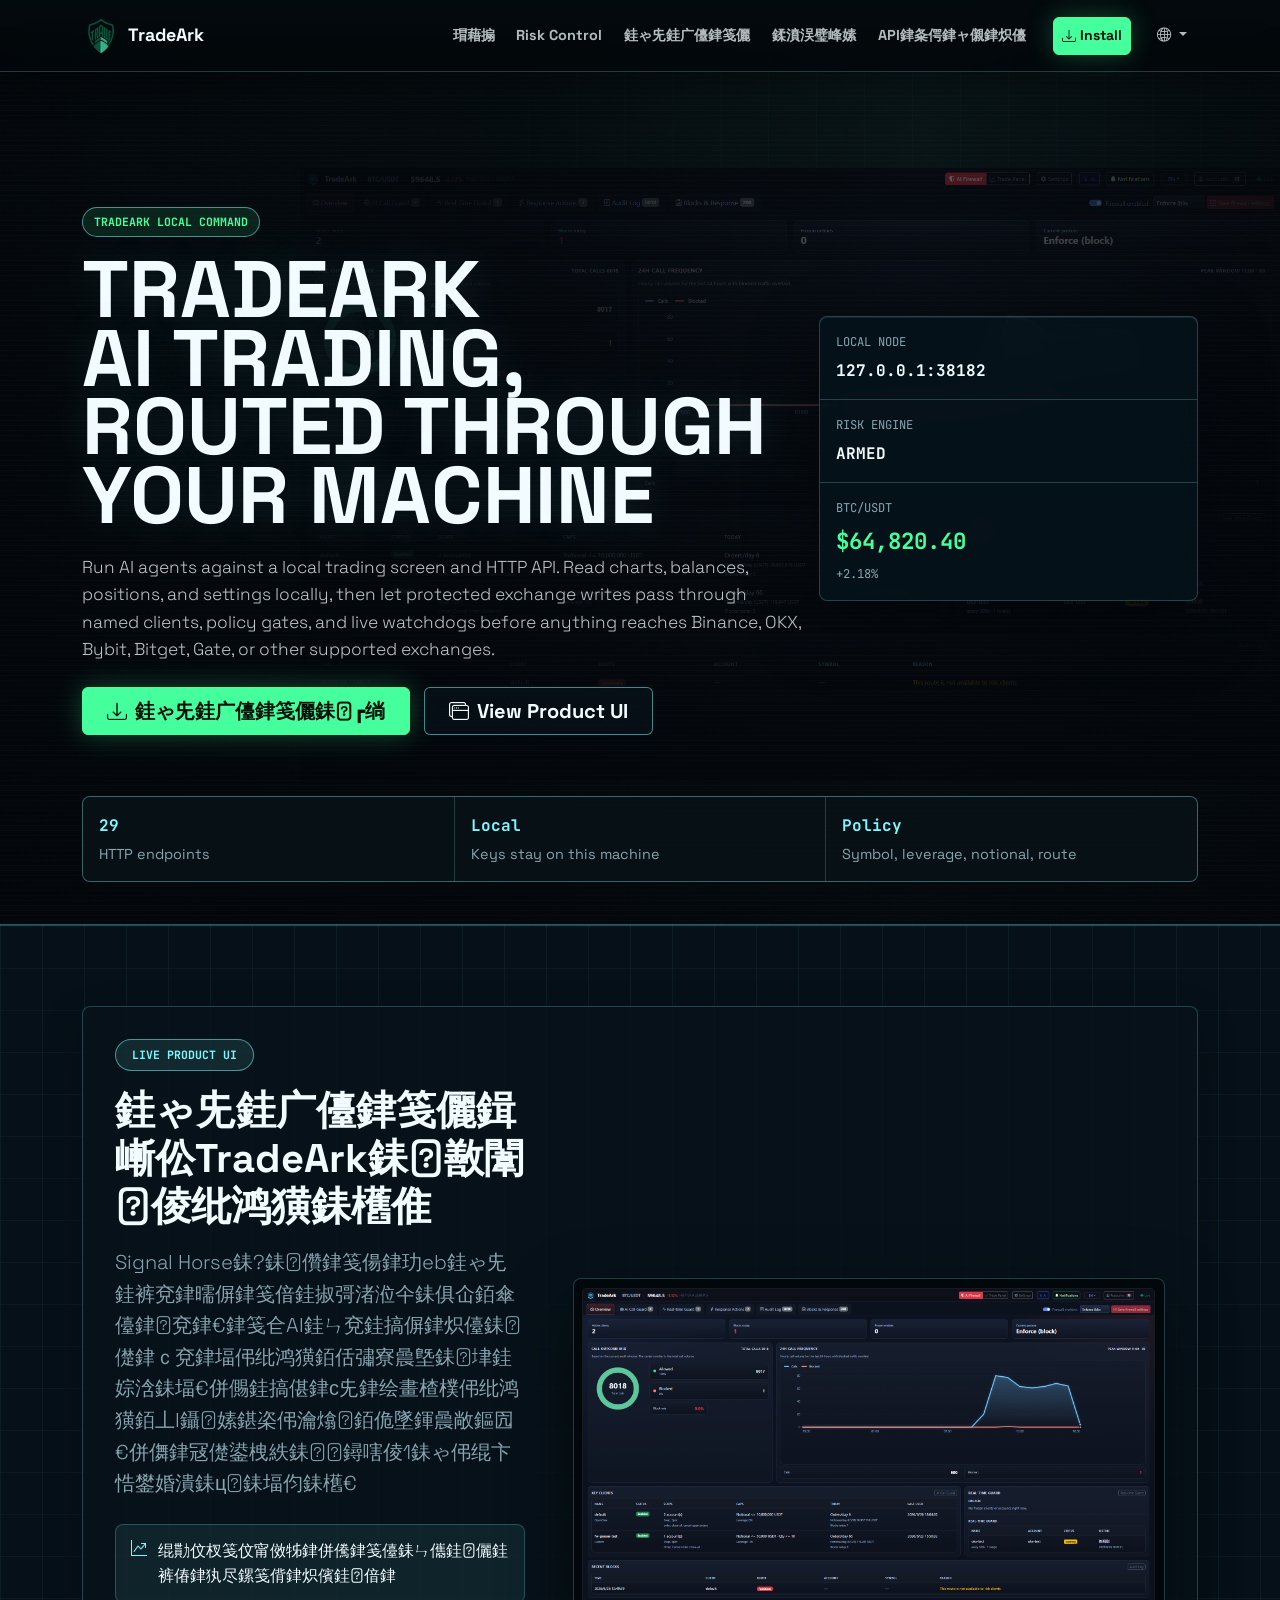
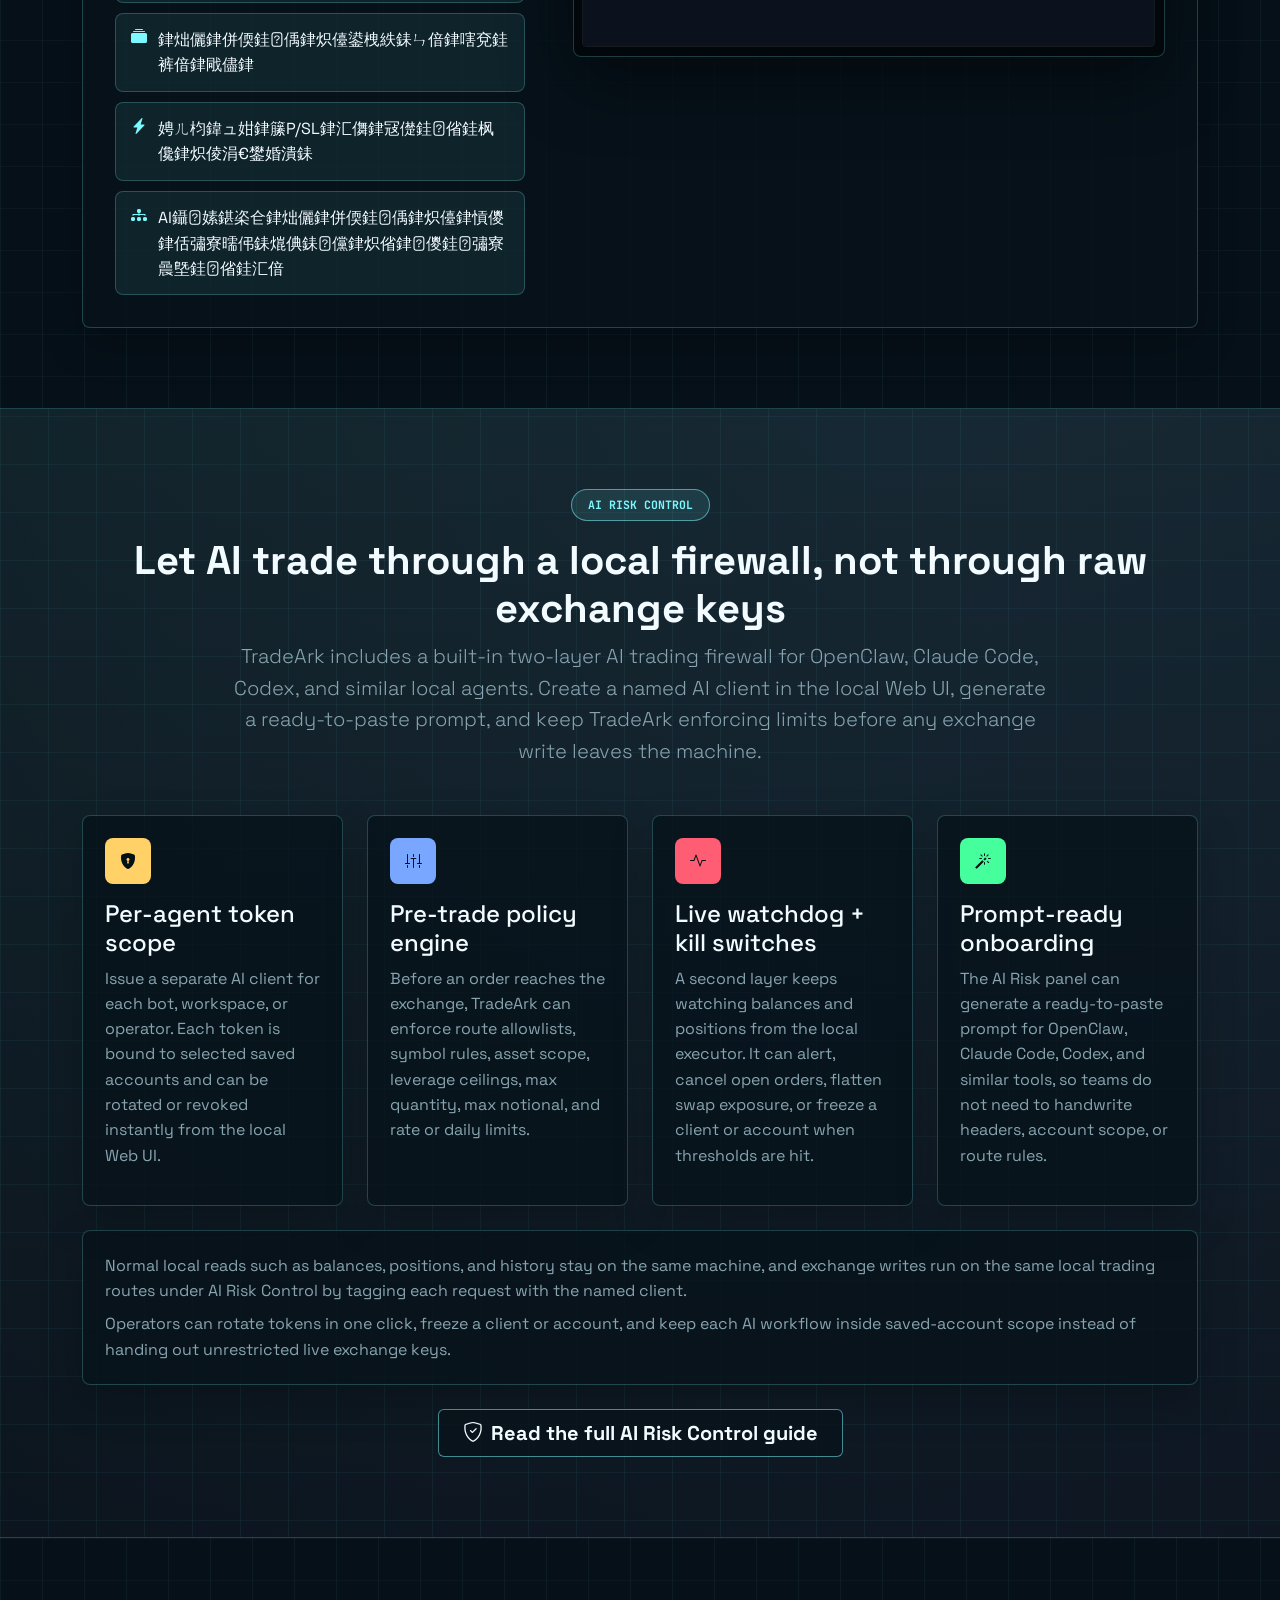
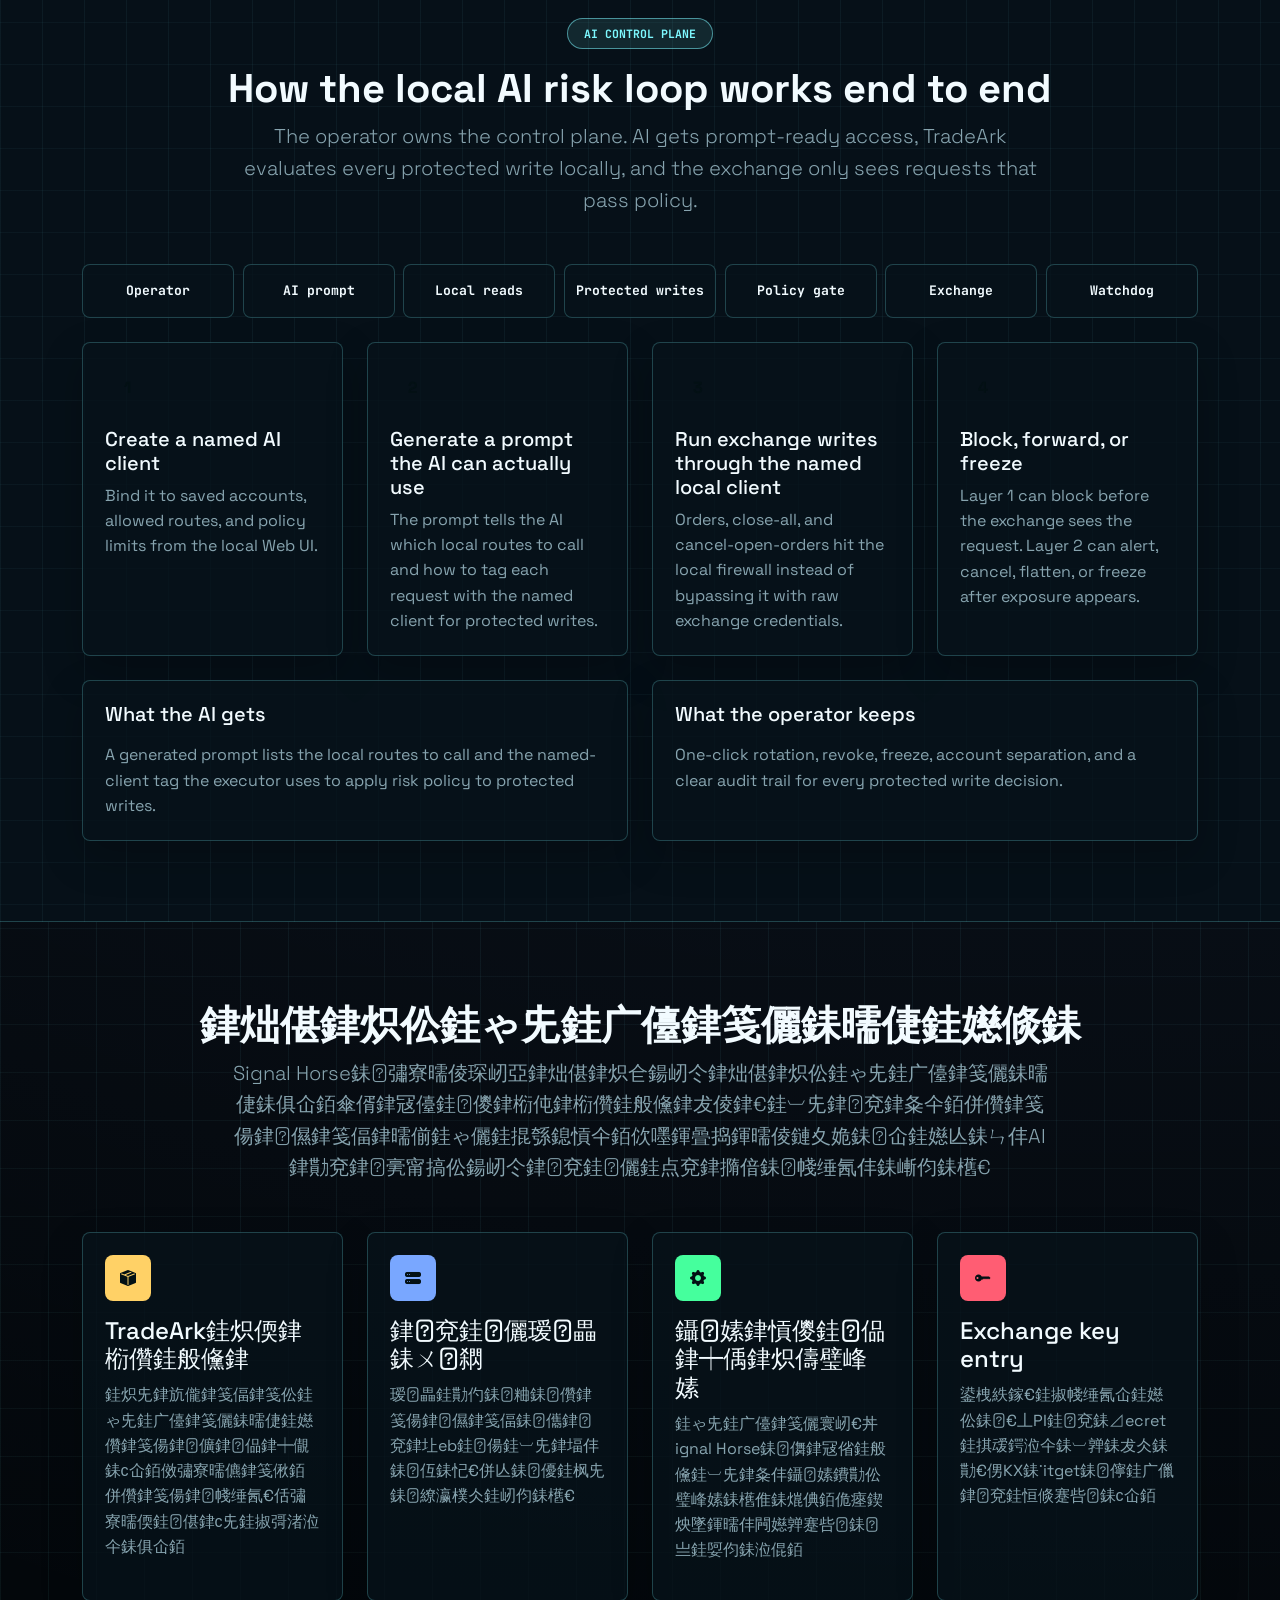
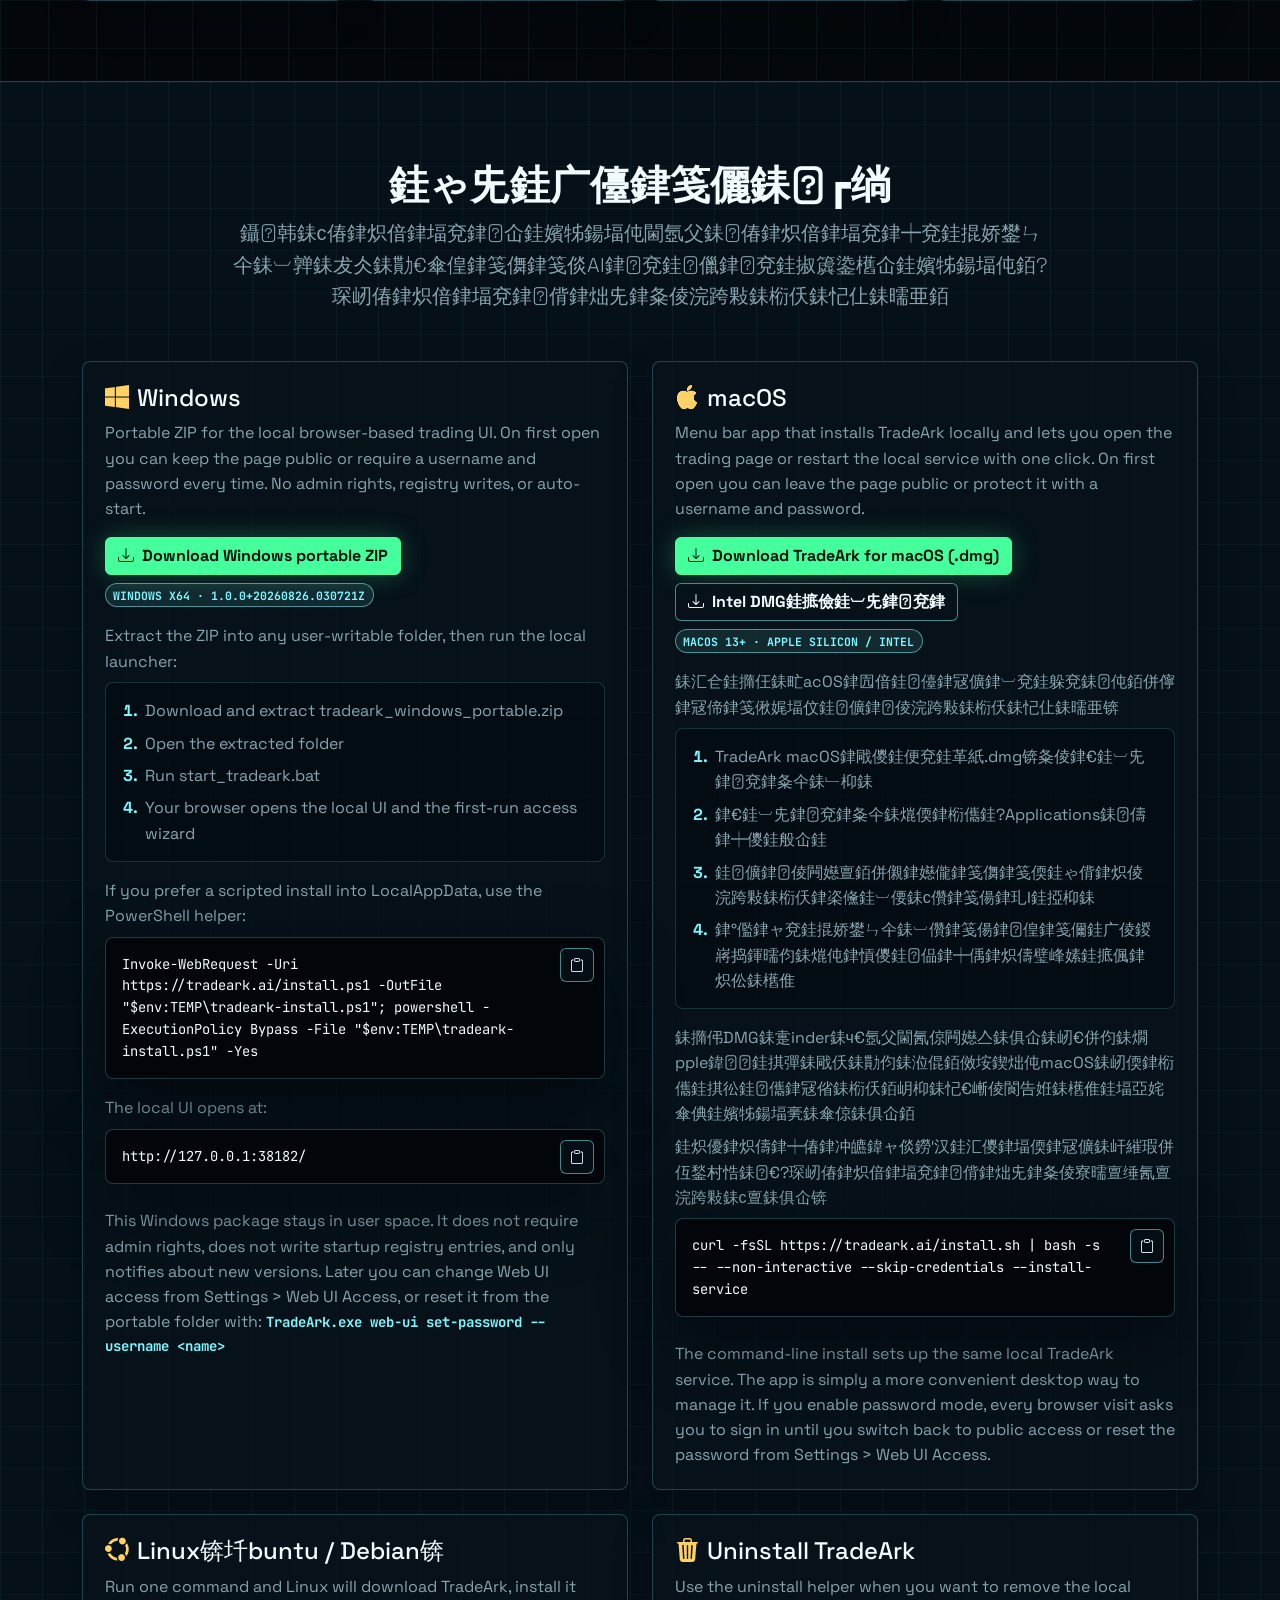
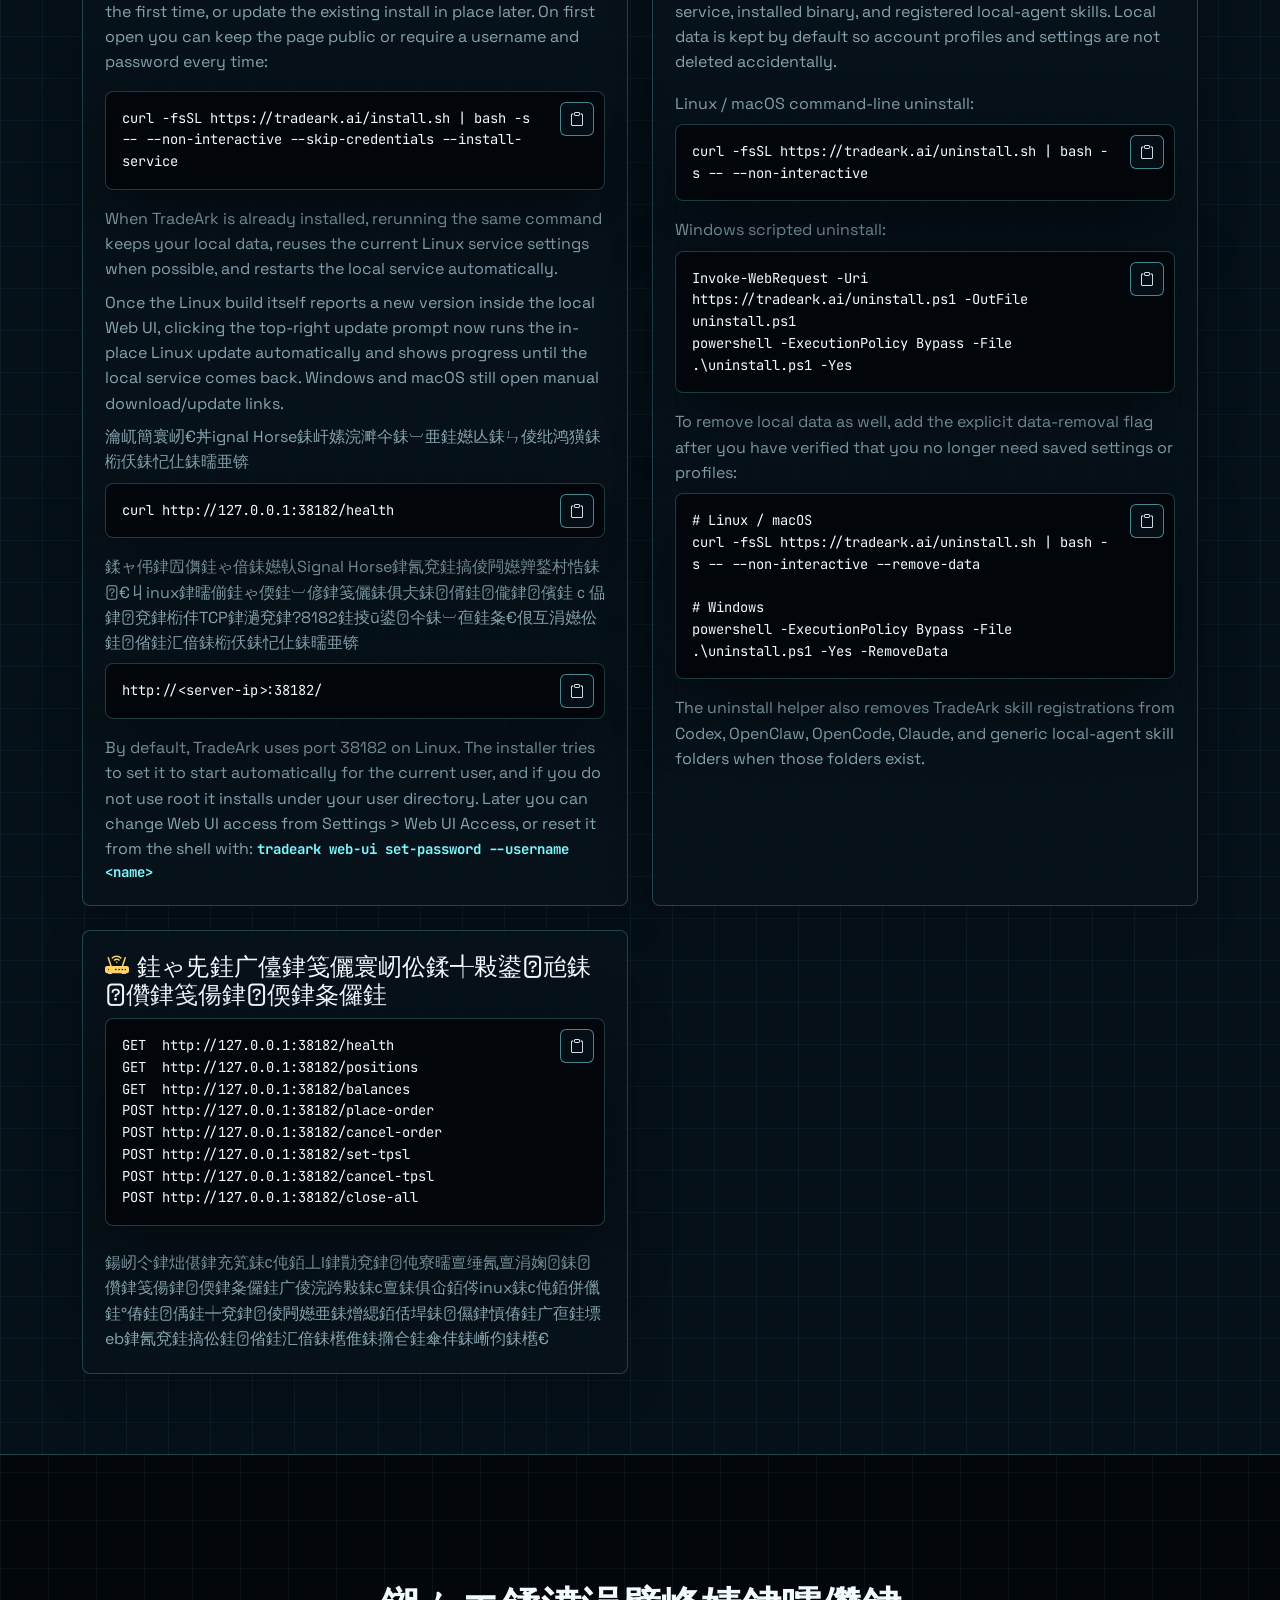
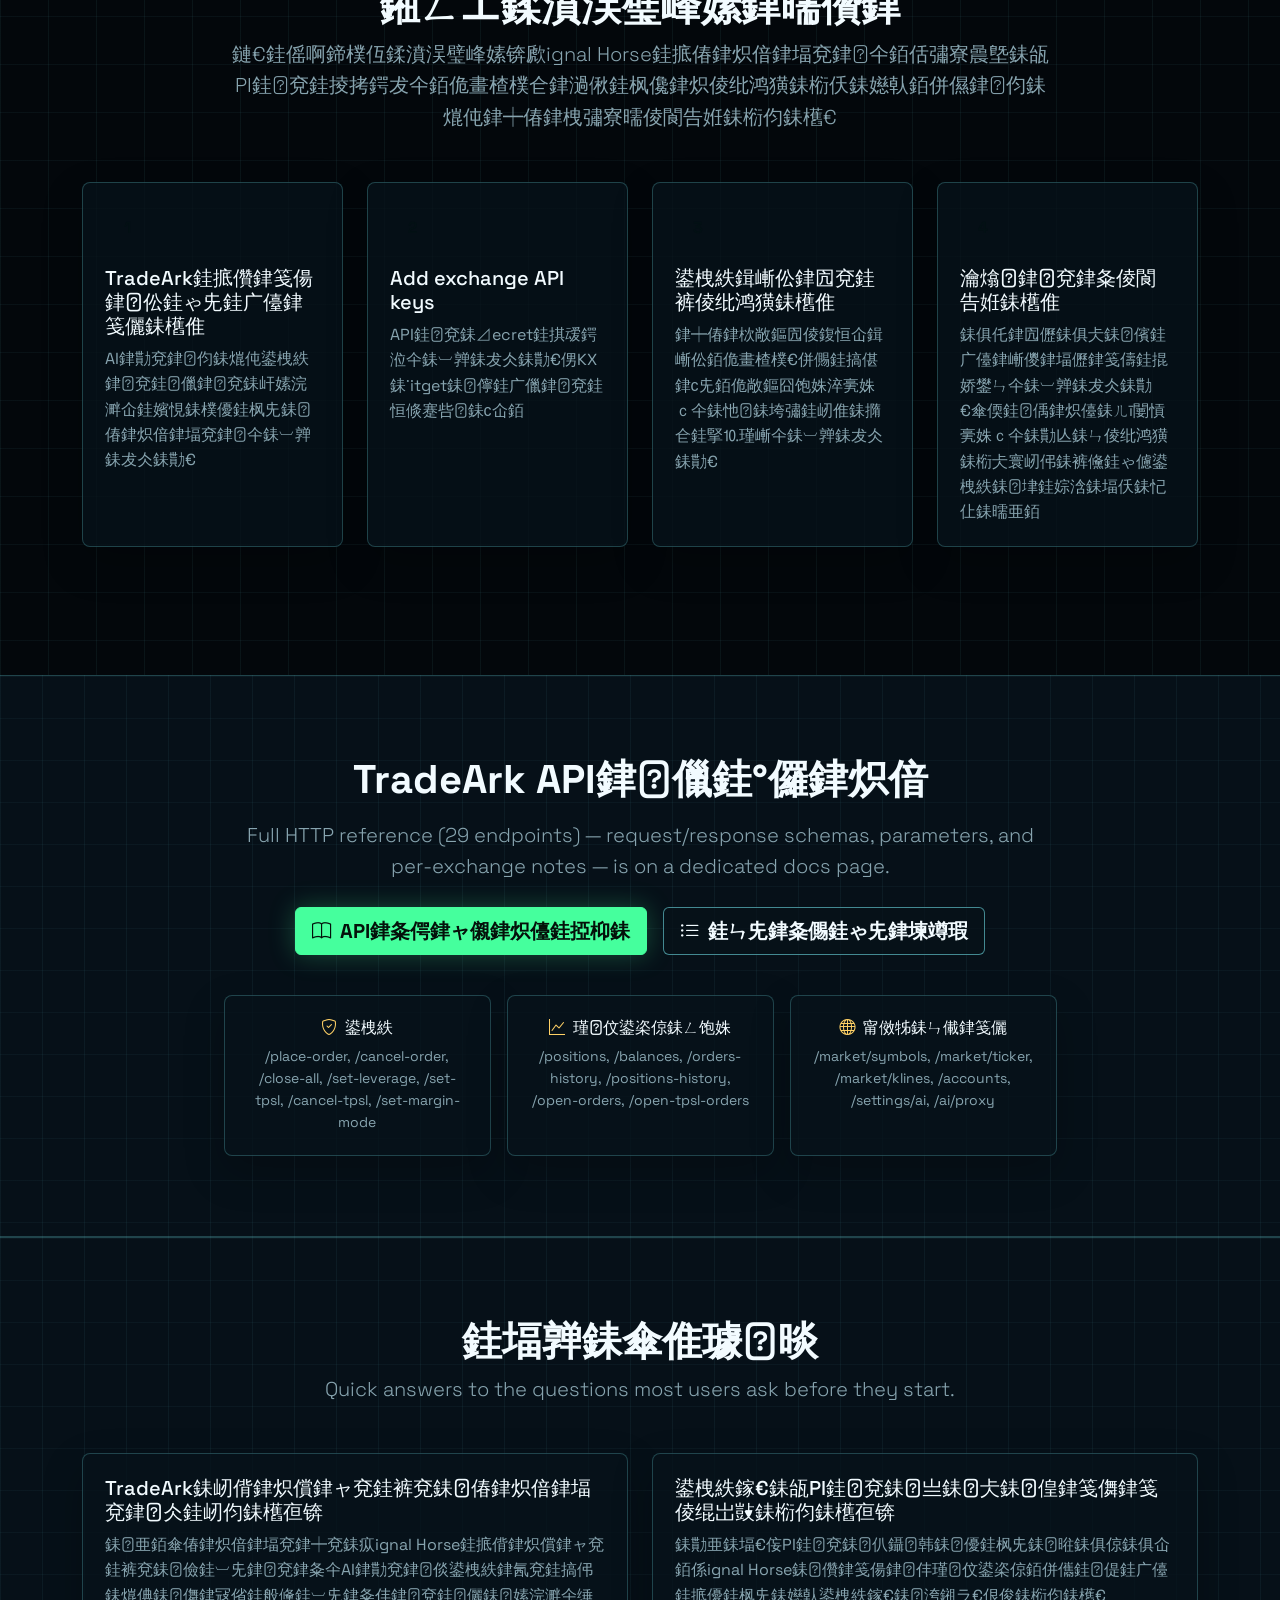
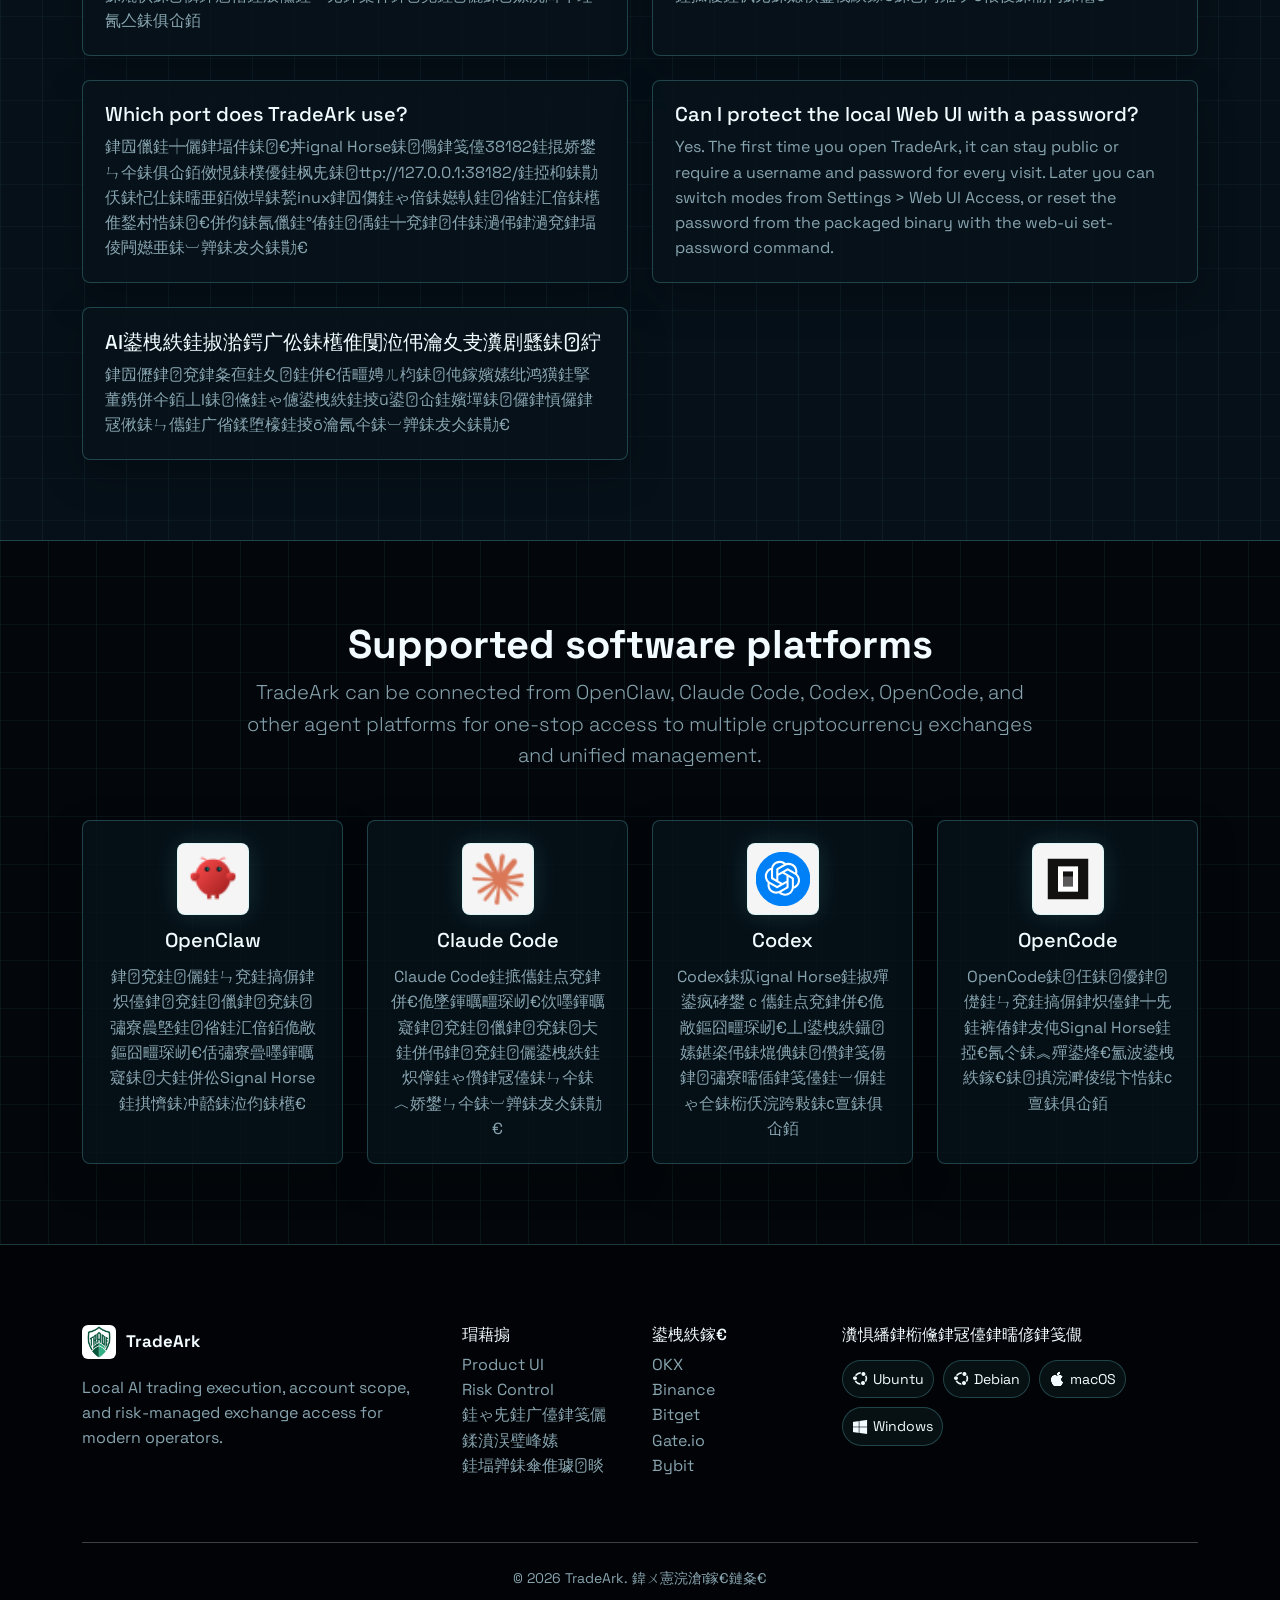
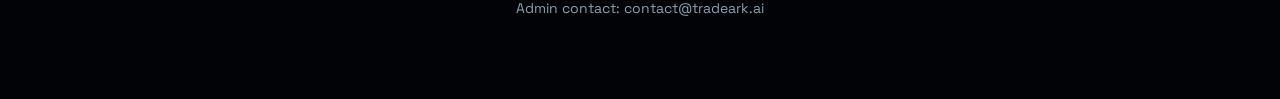
<file: ja/index.html>
﻿﻿<!DOCTYPE html>
<html lang="ja" data-bs-theme="light">
<head>
    <meta charset="UTF-8">
    <meta name="viewport" content="width=device-width, initial-scale=1.0">
    <title>TradeArk - 銉兗銈儷銈ㄣ兗銈搞偋銉炽儓鍙栧紩銈汇儍銉堛偄銉冦儣</title>
    <meta name="description" content="TradeArk is a local trading control room for AI agents, exchange execution, and risk-managed order routing.">
    <meta property="og:title" content="TradeArk">
    <meta property="og:description" content="Run AI trading through a local executor with account scope, policy checks, and operator control.">
    <meta property="og:type" content="website">
    <meta property="og:url" content="https://tradeark.ai/">
    <meta name="twitter:card" content="summary">
    <meta name="twitter:title" content="TradeArk">
    <meta name="twitter:description" content="Run AI trading through a local executor with account scope, policy checks, and operator control.">
    <link rel="canonical" href="https://tradeark.ai/">
    <link rel="icon" type="image/png" href="/static/img/tradeark_logo.png">
    
    <!-- Bootstrap 5 -->
    <link href="https://cdn.jsdelivr.net/npm/bootstrap@5.3.2/dist/css/bootstrap.min.css" rel="stylesheet">
    <!-- Bootstrap Icons -->
    <link href="https://cdn.jsdelivr.net/npm/bootstrap-icons@1.11.2/font/bootstrap-icons.css" rel="stylesheet">
    <!-- Google Fonts -->
    <link href="https://fonts.googleapis.com/css2?family=JetBrains+Mono:wght@500;700&family=Space+Grotesk:wght@400;500;600;700&display=swap" rel="stylesheet">
    <!-- Custom CSS -->
    <link href="/static/css/style.css?v=20260626-ops" rel="stylesheet">
    
</head>
<body>
    <!-- Navigation -->
    <nav class="navbar navbar-expand-lg fixed-top">
        <div class="container">
            <a class="navbar-brand d-flex align-items-center" href="/ja/">
                <img src="/static/img/tradeark_logo.png" alt="TradeArk" height="36" class="me-2">
                <span class="fw-bold">TradeArk</span>
            </a>
            
            <button class="navbar-toggler" type="button" data-bs-toggle="collapse" data-bs-target="#navbarNav">
                <span class="navbar-toggler-icon"></span>
            </button>
            
            <div class="collapse navbar-collapse" id="navbarNav">
                <ul class="navbar-nav ms-auto align-items-center">
                    <li class="nav-item">
                        <a class="nav-link" href="/ja/#product-ui">瑁藉搧</a>
                    </li>
                    <li class="nav-item">
                        <a class="nav-link" href="/ja/#ai-risk-control-home">Risk Control</a>
                    </li>
                    <li class="nav-item">
                        <a class="nav-link" href="/ja/#install">銈ゃ兂銈广儓銉笺儷</a>
                    </li>
                    <li class="nav-item">
                        <a class="nav-link" href="/ja/#flow">鍒濆洖璧峰嫊</a>
                    </li>
                    <li class="nav-item">
                        <a class="nav-link" href="https://docs.tradeark.ai/">API銉夈偔銉ャ儭銉炽儓</a>
                    </li>
                    <li class="nav-item ms-lg-3">
                        <a class="btn btn-sm btn-warning nav-cta" href="/ja/#install">
                            <i class="bi bi-download me-1"></i>Install
                        </a>
                    </li>
                    
                    <!-- Language Dropdown -->
                    <li class="nav-item dropdown ms-3">
                        <a class="nav-link dropdown-toggle" href="#" role="button" data-bs-toggle="dropdown">
                            <i class="bi bi-globe2"></i>
                        </a>
                        <ul class="dropdown-menu dropdown-menu-end">
                            <li>
                                <a class="dropdown-item" href="/">English</a>
                            </li>
                            <li>
                                <a class="dropdown-item" href="/de/">Deutsch</a>
                            </li>
                            <li>
                                <a class="dropdown-item" href="/fr/">Français</a>
                            </li>
                            <li>
                                <a class="dropdown-item" href="/it/">Italiano</a>
                            </li>
                            <li>
                                <a class="dropdown-item active" href="/ja/">日本語</a>
                            </li>
                            <li>
                                <a class="dropdown-item" href="/es/">Español</a>
                            </li>
                            <li>
                                <a class="dropdown-item" href="/pt/">Português</a>
                            </li>
                            <li>
                                <a class="dropdown-item" href="/zh-hans/">简体中文</a>
                            </li>
                            <li>
                                <a class="dropdown-item" href="/zh-hant/">繁體中文</a>
                            </li>
                        </ul>
                    </li>
                </ul>
            </div>
        </div>
    </nav>

    <!-- Main Content -->
    <main>
<section class="hero-section trade-ops-hero">
    <div class="hero-screen" aria-hidden="true"></div>
    <div class="hero-scanline" aria-hidden="true"></div>
    <div class="container hero-command-layout">
        <div class="hero-copy">
            <span class="eyebrow">TradeArk Local Command</span>
            <h1 class="display-4 fw-bold mb-4">
                <span class="hero-title-line">TradeArk</span>
                <span class="hero-title-line">AI trading, routed through your machine</span>
            </h1>
            <p class="lead mb-4">Run AI agents against a local trading screen and HTTP API. Read charts, balances, positions, and settings locally, then let protected exchange writes pass through named clients, policy gates, and live watchdogs before anything reaches Binance, OKX, Bybit, Bitget, Gate, or other supported exchanges.</p>
            <div class="hero-actions">
                <a href="#install" class="btn btn-warning btn-lg px-4">
                    <i class="bi bi-download me-2"></i>銈ゃ兂銈广儓銉笺儷銇┏绱
                </a>
                <a href="#product-ui" class="btn btn-outline-dark btn-lg px-4">
                    <i class="bi bi-window-stack me-2"></i>View Product UI
                </a>
            </div>
        </div>
        <div class="hero-hud" aria-label="TradeArk live status preview">
            <div class="hud-row">
                <span>LOCAL NODE</span>
                <strong>127.0.0.1:38182</strong>
            </div>
            <div class="hud-row">
                <span>RISK ENGINE</span>
                <strong>ARMED</strong>
            </div>
            <div class="hud-row hud-row-market">
                <span>BTC/USDT</span>
                <strong>$64,820.40</strong>
                <em>+2.18%</em>
            </div>
        </div>
        <div class="hero-command-strip">
            <div>
                <strong>29</strong>
                <span>HTTP endpoints</span>
            </div>
            <div>
                <strong>Local</strong>
                <span>Keys stay on this machine</span>
            </div>
            <div>
                <strong>Policy</strong>
                <span>Symbol, leverage, notional, route</span>
            </div>
        </div>
    </div>
</section>

<section id="product-ui" class="py-5 bg-dark-gradient">
    <div class="container">
        <div class="skill-spotlight ui-showcase">
            <div class="row align-items-center g-4 g-lg-5">
                <div class="col-lg-5">
                    <span class="badge bg-warning text-dark mb-3 px-3 py-2">Live Product UI</span>
                    <h2 class="display-6 fw-bold mb-3">銈ゃ兂銈广儓銉笺儷鍓嶃伀TradeArk銇敾闈倰纰鸿獚銇欍倠</h2>
                    <p class="lead text-muted mb-4">Signal Horse銇?銇儹銉笺偒銉玏eb銈ゃ兂銈裤兗銉曘偋銉笺偣銈掓彁渚涖仐銇俱仚銆傘儓銉兗銉€銉笺仺AI銈ㄣ兗銈搞偋銉炽儓銇儊銉ｃ兗銉堛伄纰鸿獚銆佸彇寮曟墍銇垏銈婃浛銇堛€併儩銈搞偡銉с兂銉绘畫楂樸伄纰鸿獚銆丄I鑷嫊鍖栥伄瀹熻銆佹墜鍕曟敞鏂囥€併儛銉冦儊鍙栧紩銇鐞嗐倰1銇ゃ伄绲卞悎鐢婚潰銇ц銇堛伨銇欍€</p>
                    <div class="ui-showcase-metrics">
                        <div class="ui-showcase-chip">
                            <i class="bi bi-graph-up-arrow"></i>
                            <span>绲勩伩杈笺伩甯傚牬銉併儯銉笺儓銇ㄣ儶銈儷銈裤偆銉犱尽鏍笺偝銉炽儐銈偣銉</span>
                        </div>
                        <div class="ui-showcase-chip">
                            <i class="bi bi-collection-fill"></i>
                            <span>銉炪儷銉併偄銈偊銉炽儓鍙栧紩銇ㄣ偣銉嗐兗銈裤偣銉戙儘銉</span>
                        </div>
                        <div class="ui-showcase-chip">
                            <i class="bi bi-lightning-charge-fill"></i>
                            <span>娉ㄦ枃鍏ュ姏銉籘P/SL銉汇儛銉冦儊銈偗銈枫儳銉炽倰涓€鐢婚潰銇</span>
                        </div>
                        <div class="ui-showcase-chip">
                            <i class="bi bi-diagram-3-fill"></i>
                            <span>AI鑷嫊鍖栥仺銉炪儷銉併偄銈偊銉炽儓銉愩儍銉佸彇寮曘伄銇熴倎銇儻銉炽偗銉儍銈彇寮曟墍銈偗銈汇偣</span>
                        </div>
                    </div>
                </div>
                <div class="col-lg-7">
                    <div class="ui-showcase-frame">
                        <img
                            src="/static/img/tradeark-firewall-home.png"
                            alt="TradeArk鍙栧紩UI銇偣銈儶銉笺兂銈枫儳銉冦儓"
                            class="img-fluid ui-showcase-image"
                            loading="lazy"
                        >
                    </div>
                </div>
            </div>
        </div>
    </div>
</section>

<section id="ai-risk-control-home" class="py-5">
    <div class="container">
        <div class="text-center mb-5">
            <span class="badge bg-warning text-dark mb-3 px-3 py-2">AI Risk Control</span>
            <h2 class="display-6 fw-bold">Let AI trade through a local firewall, not through raw exchange keys</h2>
            <p class="lead text-muted section-lead">TradeArk includes a built-in two-layer AI trading firewall for OpenClaw, Claude Code, Codex, and similar local agents. Create a named AI client in the local Web UI, generate a ready-to-paste prompt, and keep TradeArk enforcing limits before any exchange write leaves the machine.</p>
        </div>
        <div class="row g-4">
            <div class="col-md-6 col-xl-3">
                <div class="feature-card h-100">
                    <div class="feature-icon bg-gradient-warning">
                        <i class="bi bi-shield-lock-fill"></i>
                    </div>
                    <h4>Per-agent token scope</h4>
                    <p class="text-muted">Issue a separate AI client for each bot, workspace, or operator. Each token is bound to selected saved accounts and can be rotated or revoked instantly from the local Web UI.</p>
                </div>
            </div>
            <div class="col-md-6 col-xl-3">
                <div class="feature-card h-100">
                    <div class="feature-icon bg-gradient-info">
                        <i class="bi bi-sliders2-vertical"></i>
                    </div>
                    <h4>Pre-trade policy engine</h4>
                    <p class="text-muted">Before an order reaches the exchange, TradeArk can enforce route allowlists, symbol rules, asset scope, leverage ceilings, max quantity, max notional, and rate or daily limits.</p>
                </div>
            </div>
            <div class="col-md-6 col-xl-3">
                <div class="feature-card h-100">
                    <div class="feature-icon bg-gradient-danger">
                        <i class="bi bi-activity"></i>
                    </div>
                    <h4>Live watchdog + kill switches</h4>
                    <p class="text-muted">A second layer keeps watching balances and positions from the local executor. It can alert, cancel open orders, flatten swap exposure, or freeze a client or account when thresholds are hit.</p>
                </div>
            </div>
            <div class="col-md-6 col-xl-3">
                <div class="feature-card h-100">
                    <div class="feature-icon bg-gradient-success">
                        <i class="bi bi-magic"></i>
                    </div>
                    <h4>Prompt-ready onboarding</h4>
                    <p class="text-muted">The AI Risk panel can generate a ready-to-paste prompt for OpenClaw, Claude Code, Codex, and similar tools, so teams do not need to handwrite headers, account scope, or route rules.</p>
                </div>
            </div>
        </div>
        <div class="doc-note mt-4">
            <p class="text-muted mb-2">Normal local reads such as balances, positions, and history stay on the same machine, and exchange writes run on the same local trading routes under AI Risk Control by tagging each request with the named client.</p>
            <p class="text-muted mb-0">Operators can rotate tokens in one click, freeze a client or account, and keep each AI workflow inside saved-account scope instead of handing out unrestricted live exchange keys.</p>
        </div>
        <div class="text-center mt-4">
            <a href="https://docs.tradeark.ai/#ai-risk-control" class="btn btn-outline-warning btn-lg px-4">
                <i class="bi bi-shield-check me-2"></i>Read the full AI Risk Control guide
            </a>
        </div>
    </div>
</section>

<section id="ai-risk-workflow" class="py-5 bg-dark-gradient">
    <div class="container">
        <div class="text-center mb-5">
            <span class="badge bg-warning text-dark mb-3 px-3 py-2">AI Control Plane</span>
            <h2 class="display-6 fw-bold">How the local AI risk loop works end to end</h2>
            <p class="lead text-muted section-lead">The operator owns the control plane. AI gets prompt-ready access, TradeArk evaluates every protected write locally, and the exchange only sees requests that pass policy.</p>
        </div>
        <div class="risk-flow-track mb-4">
            <span class="risk-flow-node">Operator</span>
            <span class="risk-flow-arrow" aria-hidden="true">-&gt;</span>
            <span class="risk-flow-node">AI prompt</span>
            <span class="risk-flow-arrow" aria-hidden="true">-&gt;</span>
            <span class="risk-flow-node">Local reads</span>
            <span class="risk-flow-arrow" aria-hidden="true">-&gt;</span>
            <span class="risk-flow-node">Protected writes</span>
            <span class="risk-flow-arrow" aria-hidden="true">-&gt;</span>
            <span class="risk-flow-node">Policy gate</span>
            <span class="risk-flow-arrow" aria-hidden="true">-&gt;</span>
            <span class="risk-flow-node">Exchange</span>
            <span class="risk-flow-arrow" aria-hidden="true">-&gt;</span>
            <span class="risk-flow-node">Watchdog</span>
        </div>
        <div class="row g-4 mb-4">
            <div class="col-md-6 col-xl-3">
                <div class="step-card h-100">
                    <div class="risk-step-badge mb-3">1</div>
                    <h5>Create a named AI client</h5>
                    <p class="text-muted mb-0">Bind it to saved accounts, allowed routes, and policy limits from the local Web UI.</p>
                </div>
            </div>
            <div class="col-md-6 col-xl-3">
                <div class="step-card h-100">
                    <div class="risk-step-badge mb-3">2</div>
                    <h5>Generate a prompt the AI can actually use</h5>
                    <p class="text-muted mb-0">The prompt tells the AI which local routes to call and how to tag each request with the named client for protected writes.</p>
                </div>
            </div>
            <div class="col-md-6 col-xl-3">
                <div class="step-card h-100">
                    <div class="risk-step-badge mb-3">3</div>
                    <h5>Run exchange writes through the named local client</h5>
                    <p class="text-muted mb-0">Orders, close-all, and cancel-open-orders hit the local firewall instead of bypassing it with raw exchange credentials.</p>
                </div>
            </div>
            <div class="col-md-6 col-xl-3">
                <div class="step-card h-100">
                    <div class="risk-step-badge mb-3">4</div>
                    <h5>Block, forward, or freeze</h5>
                    <p class="text-muted mb-0">Layer 1 can block before the exchange sees the request. Layer 2 can alert, cancel, flatten, or freeze after exposure appears.</p>
                </div>
            </div>
        </div>
        <div class="row g-4">
            <div class="col-lg-6">
                <div class="doc-note h-100">
                    <h5 class="mb-3">What the AI gets</h5>
                    <p class="text-muted mb-0">A generated prompt lists the local routes to call and the named-client tag the executor uses to apply risk policy to protected writes.</p>
                </div>
            </div>
            <div class="col-lg-6">
                <div class="doc-note h-100">
                    <h5 class="mb-3">What the operator keeps</h5>
                    <p class="text-muted mb-0">One-click rotation, revoke, freeze, account separation, and a clear audit trail for every protected write decision.</p>
                </div>
            </div>
        </div>
    </div>
</section>

<section id="overview" class="py-5">
    <div class="container">
        <div class="text-center mb-5">
            <h2 class="display-6 fw-bold">銉炪偡銉炽伀銈ゃ兂銈广儓銉笺儷銇曘倢銈嬨倐銇</h2>
            <p class="lead text-muted section-lead">Signal Horse銇彇寮曘倰琛屻亞銉炪偡銉炽仺鍚屻仒銉炪偡銉炽伀銈ゃ兂銈广儓銉笺儷銇曘倢銇俱仚銆傘偦銉冦儓銈儍銉椼伅銉椼儹銈般儵銉犮倰銉€銈︺兂銉兗銉夈仐銆併儹銉笺偒銉儑銉笺偪銉曘偂銈ゃ儷銈掍綔鎴愩仐銆佽嚜鍕曡捣鍕曘倰鏈夊姽銇仚銈嬨亾銇ㄣ仹AI銉勩兗銉亴甯搞伀鍚屻仒銉兗銈儷銈点兗銉撱偣銇帴缍氥仹銇嶃伨銇欍€</p>
        </div>
        <div class="row g-4">
            <div class="col-md-6 col-xl-3">
                <div class="feature-card h-100">
                    <div class="feature-icon bg-gradient-warning">
                        <i class="bi bi-box-seam-fill"></i>
                    </div>
                    <h4>TradeArk銈炽偄銉椼儹銈般儵銉</h4>
                    <p class="text-muted">銈炽兂銉斻儱銉笺偪銉笺伀銈ゃ兂銈广儓銉笺儷銇曘倢銈嬨儹銉笺偒銉儣銉偘銉┿儬銇с仚銆傚彇寮曘儦銉笺偢銆併儹銉笺偒銉帴缍氥€佸彇寮曘偄銈偡銉с兂銈掓彁渚涖仐銇俱仚銆</p>
                </div>
            </div>
            <div class="col-md-6 col-xl-3">
                <div class="feature-card h-100">
                    <div class="feature-icon bg-gradient-info">
                        <i class="bi bi-hdd-stack-fill"></i>
                    </div>
                    <h4>銉兗銈儷瑷畾銇ㄨ閷</h4>
                    <p class="text-muted">瑷畾銈勩仢銇粬銇儹銉笺偒銉儑銉笺偪銇儶銉兗銉圵eb銈偒銈︺兂銉堛仹銇仾銇忋€併亾銇優銈枫兂銇繚瀛樸仌銈屻伨銇欍€</p>
                </div>
            </div>
            <div class="col-md-6 col-xl-3">
                <div class="feature-card h-100">
                    <div class="feature-icon bg-gradient-success">
                        <i class="bi bi-gear-fill"></i>
                    </div>
                    <h4>鑷嫊銉愩儍銈偘銉┿偊銉炽儔璧峰嫊</h4>
                    <p class="text-muted">銈ゃ兂銈广儓銉笺儷寰屻€丼ignal Horse銇儛銉冦偗銈般儵銈︺兂銉夈仹鑷嫊鐨勩伀璧峰嫊銇欍倠銇熴倎銆佹瘞鍥炴墜鍕曘仹闁嬨亸蹇呰銇亗銈娿伨銇涖倱銆</p>
                </div>
            </div>
            <div class="col-md-6 col-xl-3">
                <div class="feature-card h-100">
                    <div class="feature-icon bg-gradient-danger">
                        <i class="bi bi-key-fill"></i>
                    </div>
                    <h4>Exchange key entry</h4>
                    <p class="text-muted">鍙栧紩鎵€銈掓帴缍氥仚銈嬨伀銇€丄PI銈兗銇⊿ecret銈掑叆鍔涖仐銇︺亸銇犮仌銇勩€侽KX銇˙itget銇儜銈广儠銉兗銈恒倐蹇呰銇с仚銆</p>
                </div>
            </div>
        </div>
    </div>
</section>

<section id="install" class="py-5 bg-dark-gradient">
    <div class="container">
        <div class="text-center mb-5">
            <h2 class="display-6 fw-bold">銈ゃ兂銈广儓銉笺儷銇┏绱</h2>
            <p class="lead text-muted section-lead">鑷韩銇с偆銉炽偣銉堛兗銉仚銈嬪牬鍚堛伅閫氬父銇偆銉炽偣銉堛兗銉┿兗銈掍娇鐢ㄣ仐銇︺亸銇犮仌銇勩€傘偟銉笺儛銉笺倓AI銉兗銈儠銉兗銈掓簴鍌欍仚銈嬪牬鍚堛伅銆?琛屻偆銉炽偣銉堛兗銉偝銉炪兂銉夈倰浣跨敤銇椼仸銇忋仩銇曘亜銆</p>
        </div>
        <div class="row g-4">
            <div class="col-lg-6">
                <div class="install-platform-card h-100">
                    <h4><i class="bi bi-windows text-warning me-2"></i>Windows</h4>
                    <p class="text-muted">Portable ZIP for the local browser-based trading UI. On first open you can keep the page public or require a username and password every time. No admin rights, registry writes, or auto-start.</p>
                    <div class="d-flex gap-2 flex-wrap mb-3">
                        <a href="https://tradeark.ai/releases/latest/tradeark_windows_portable.zip" class="btn btn-warning"><i class="bi bi-download me-2"></i>Download Windows portable ZIP</a>
                        <span class="badge bg-secondary align-self-center">Windows x64 · 1.0.0+20260826.030721Z</span>
                    </div>
                    <p class="text-muted mb-2">Extract the ZIP into any user-writable folder, then run the local launcher:</p>
                    <ol class="install-steps-list mb-3">
                        <li>Download and extract tradeark_windows_portable.zip</li>
                        <li>Open the extracted folder</li>
                        <li>Run start_tradeark.bat</li>
                        <li>Your browser opens the local UI and the first-run access wizard</li>
                    </ol>
                    <p class="text-muted mb-2">If you prefer a scripted install into LocalAppData, use the PowerShell helper:</p>
                    <div class="code-block mb-3 position-relative command-copy-block">
                        <pre class="mb-0 guide-code">Invoke-WebRequest -Uri https://tradeark.ai/install.ps1 -OutFile "$env:TEMP\tradeark-install.ps1"; powershell -ExecutionPolicy Bypass -File "$env:TEMP\tradeark-install.ps1" -Yes</pre>
                        <button type="button" class="btn btn-sm btn-outline-warning copy-btn" title="Copy" aria-label="Copy" onclick="copyCodeBlock(this)">
                            <i class="bi bi-clipboard"></i>
                        </button>
                    </div>
                    <p class="text-muted mb-2">The local UI opens at:</p>
                    <div class="code-block mb-4 position-relative command-copy-block">
                        <pre class="mb-0 guide-code">http://127.0.0.1:38182/</pre>
                        <button type="button" class="btn btn-sm btn-outline-warning copy-btn" title="Copy" aria-label="Copy" onclick="copyCodeBlock(this)">
                            <i class="bi bi-clipboard"></i>
                        </button>
                    </div>
                    <p class="text-muted mb-0">This Windows package stays in user space. It does not require admin rights, does not write startup registry entries, and only notifies about new versions. Later you can change Web UI access from Settings &gt; Web UI Access, or reset it from the portable folder with: <code>TradeArk.exe web-ui set-password --username &lt;name&gt;</code></p>
                </div>
            </div>
            <div class="col-lg-6">
                <div class="install-platform-card h-100">
                    <h4><i class="bi bi-apple text-warning me-2"></i>macOS</h4>
                    <p class="text-muted">Menu bar app that installs TradeArk locally and lets you open the trading page or restart the local service with one click. On first open you can leave the page public or protect it with a username and password.</p>
                    <div class="d-flex gap-2 flex-wrap mb-3">
                        <a href="https://tradeark.ai/releases/latest/signal_executor_darwin_arm64.dmg" class="btn btn-warning"><i class="bi bi-download me-2"></i>Download TradeArk for macOS (.dmg)</a>
                        <a href="https://tradeark.ai/releases/latest/signal_executor_darwin_amd64.dmg" class="btn btn-outline-light"><i class="bi bi-download me-2"></i>Intel DMG銈掋儉銈︺兂銉兗銉</a>
                        <span class="badge bg-secondary align-self-center">macOS 13+ · Apple Silicon / Intel</span>
                    </div>
                    <p class="text-muted mb-2">銇汇仺銈撱仼銇甿acOS銉囥偣銈儓銉冦儣銉︺兗銈躲兗銇伅銆併儜銉冦偙銉笺偢娓堛伩銈儣銉倰浣跨敤銇椼仸銇忋仩銇曘亜锛</p>
                    <ol class="install-steps-list mb-3">
                        <li>TradeArk macOS銉戙儍銈便兗銈革紙.dmg锛夈倰銉€銈︺兂銉兗銉夈仐銇﹂枊銇</li>
                        <li>銉€銈︺兂銉兗銉夈仐銇熴偄銉椼儶銈?Applications銇儔銉┿儍銈般仚銈</li>
                        <li>銈儣銉倰闁嬨亶銆併儭銉嬨儱銉笺儛銉笺偄銈ゃ偝銉炽倰浣跨敤銇椼仸銉栥儵銈︺偠銇с儹銉笺偒銉玌I銈掗枊銇</li>
                        <li>銉°儖銉ャ兗銈掍娇鐢ㄣ仐銇︺儹銉笺偒銉偟銉笺儞銈广倰鍐嶈捣鍕曘伨銇熴伅銉愩儍銈偘銉┿偊銉炽儔璧峰嫊銈掋偑銉炽伀銇欍倠</li>
                    </ol>
                    <p class="text-muted mb-2">銇撱伄DMG銇疐inder銇ч€氬父閫氥倞闁嬨亼銇俱仚銇屻€併伨銇燗pple鍏銈掑彈銇戙仸銇勩伨銇涖倱銆傚垵鍥炪伅macOS銇屻偄銉椼儶銈掑彸銈儶銉冦偗銇椼仸銆岄枊銇忋€嶃倰閬告姙銇欍倠銈堛亞姹傘倎銈嬪牬鍚堛亴銇傘倞銇俱仚銆</p>
                    <p class="text-muted mb-2">銈炽優銉炽儔銉┿偆銉冲皫鍏ャ倓鐒′汉銈汇儍銉堛偄銉冦儣銇屽繀瑕併仾鍫村悎銇€?琛屻偆銉炽偣銉堛兗銉偝銉炪兂銉夈倰寮曘亶缍氥亶浣跨敤銇с亶銇俱仚锛</p>
                    <div class="code-block mb-4 position-relative command-copy-block">
                        <pre class="mb-0 guide-code">curl -fsSL https://tradeark.ai/install.sh | bash -s -- --non-interactive --skip-credentials --install-service</pre>
                        <button type="button" class="btn btn-sm btn-outline-warning copy-btn" title="Copy" aria-label="Copy" onclick="copyCodeBlock(this)">
                            <i class="bi bi-clipboard"></i>
                        </button>
                    </div>
                    <p class="text-muted mb-0">The command-line install sets up the same local TradeArk service. The app is simply a more convenient desktop way to manage it. If you enable password mode, every browser visit asks you to sign in until you switch back to public access or reset the password from Settings &gt; Web UI Access.</p>
                </div>
            </div>
            <div class="col-lg-6">
                <div class="install-platform-card h-100">
                    <h4><i class="bi bi-ubuntu text-warning me-2"></i>Linux锛圲buntu / Debian锛</h4>
                    <p class="text-muted">Run one command and Linux will download TradeArk, install it the first time, or update the existing install in place later. On first open you can keep the page public or require a username and password every time:</p>
                    <div class="code-block mb-3 position-relative command-copy-block">
                        <pre class="mb-0 guide-code">curl -fsSL https://tradeark.ai/install.sh | bash -s -- --non-interactive --skip-credentials --install-service</pre>
                        <button type="button" class="btn btn-sm btn-outline-warning copy-btn" title="Copy" aria-label="Copy" onclick="copyCodeBlock(this)">
                            <i class="bi bi-clipboard"></i>
                        </button>
                    </div>
                    <p class="text-muted mb-2">When TradeArk is already installed, rerunning the same command keeps your local data, reuses the current Linux service settings when possible, and restarts the local service automatically.</p>
                    <p class="text-muted mb-2">Once the Linux build itself reports a new version inside the local Web UI, clicking the top-right update prompt now runs the in-place Linux update automatically and shows progress until the local service comes back. Windows and macOS still open manual download/update links.</p>
                    <p class="text-muted mb-2">瀹屼簡寰屻€丼ignal Horse銇屽嫊浣溿仐銇︺亜銈嬨亾銇ㄣ倰纰鸿獚銇椼仸銇忋仩銇曘亜锛</p>
                    <div class="code-block mb-3 position-relative command-copy-block">
                        <pre class="mb-0 guide-code">curl http://127.0.0.1:38182/health</pre>
                        <button type="button" class="btn btn-sm btn-outline-warning copy-btn" title="Copy" aria-label="Copy" onclick="copyCodeBlock(this)">
                            <i class="bi bi-clipboard"></i>
                        </button>
                    </div>
                    <p class="text-muted mb-2">鍒ャ伄銉囥儛銈ゃ偣銇嬨倝Signal Horse銉氥兗銈搞倰闁嬨亸鍫村悎銇€丩inux銉曘偂銈ゃ偄銈︺偐銉笺儷銇俱仧銇偦銈儱銉儐銈ｃ偘銉兗銉椼仹TCP銉濄兗銉?8182銈掕ū鍙仐銇︺亱銈夈€佷互涓嬨伀銈偗銈汇偣銇椼仸銇忋仩銇曘亜锛</p>
                    <div class="code-block mb-3 position-relative command-copy-block">
                        <pre class="mb-0 guide-code">http://&lt;server-ip&gt;:38182/</pre>
                        <button type="button" class="btn btn-sm btn-outline-warning copy-btn" title="Copy" aria-label="Copy" onclick="copyCodeBlock(this)">
                            <i class="bi bi-clipboard"></i>
                        </button>
                    </div>
                    <p class="text-muted mb-0">By default, TradeArk uses port 38182 on Linux. The installer tries to set it to start automatically for the current user, and if you do not use root it installs under your user directory. Later you can change Web UI access from Settings &gt; Web UI Access, or reset it from the shell with: <code>tradeark web-ui set-password --username &lt;name&gt;</code></p>
                </div>
            </div>
            <div class="col-lg-6">
                <div class="install-platform-card h-100">
                    <h4><i class="bi bi-trash3-fill text-warning me-2"></i>Uninstall TradeArk</h4>
                    <p class="text-muted">Use the uninstall helper when you want to remove the local service, installed binary, and registered local-agent skills. Local data is kept by default so account profiles and settings are not deleted accidentally.</p>
                    <p class="text-muted mb-2">Linux / macOS command-line uninstall:</p>
                    <div class="code-block mb-3 position-relative command-copy-block">
                        <pre class="mb-0 guide-code">curl -fsSL https://tradeark.ai/uninstall.sh | bash -s -- --non-interactive</pre>
                        <button type="button" class="btn btn-sm btn-outline-warning copy-btn" title="Copy" aria-label="Copy" onclick="copyCodeBlock(this)">
                            <i class="bi bi-clipboard"></i>
                        </button>
                    </div>
                    <p class="text-muted mb-2">Windows scripted uninstall:</p>
                    <div class="code-block mb-3 position-relative command-copy-block">
                        <pre class="mb-0 guide-code">Invoke-WebRequest -Uri https://tradeark.ai/uninstall.ps1 -OutFile uninstall.ps1
powershell -ExecutionPolicy Bypass -File .\uninstall.ps1 -Yes</pre>
                        <button type="button" class="btn btn-sm btn-outline-warning copy-btn" title="Copy" aria-label="Copy" onclick="copyCodeBlock(this)">
                            <i class="bi bi-clipboard"></i>
                        </button>
                    </div>
                    <p class="text-muted mb-2">To remove local data as well, add the explicit data-removal flag after you have verified that you no longer need saved settings or profiles:</p>
                    <div class="code-block mb-3 position-relative command-copy-block">
                        <pre class="mb-0 guide-code"># Linux / macOS
curl -fsSL https://tradeark.ai/uninstall.sh | bash -s -- --non-interactive --remove-data

# Windows
powershell -ExecutionPolicy Bypass -File .\uninstall.ps1 -Yes -RemoveData</pre>
                        <button type="button" class="btn btn-sm btn-outline-warning copy-btn" title="Copy" aria-label="Copy" onclick="copyCodeBlock(this)">
                            <i class="bi bi-clipboard"></i>
                        </button>
                    </div>
                    <p class="text-muted mb-0">The uninstall helper also removes TradeArk skill registrations from Codex, OpenClaw, OpenCode, Claude, and generic local-agent skill folders when those folders exist.</p>
                </div>
            </div>
            <div class="col-lg-6">
                <div class="install-platform-card h-100">
                    <h4><i class="bi bi-router-fill text-warning me-2"></i>銈ゃ兂銈广儓銉笺儷寰屻伀鍒╃敤鍙兘銇儹銉笺偒銉偄銉夈儸銈</h4>
                    <div class="code-block mb-4 position-relative command-copy-block">
                        <pre class="mb-0 guide-code">GET  http://127.0.0.1:38182/health
GET  http://127.0.0.1:38182/positions
GET  http://127.0.0.1:38182/balances
POST http://127.0.0.1:38182/place-order
POST http://127.0.0.1:38182/cancel-order
POST http://127.0.0.1:38182/set-tpsl
POST http://127.0.0.1:38182/cancel-tpsl
POST http://127.0.0.1:38182/close-all</pre>
                        <button type="button" class="btn btn-sm btn-outline-warning copy-btn" title="Copy" aria-label="Copy" onclick="copyCodeBlock(this)">
                            <i class="bi bi-clipboard"></i>
                        </button>
                    </div>
                    <p class="text-muted mb-0">鍚屻仒銉炪偡銉充笂銇с伅銆丄I銉勩兗銉伅寮曘亶缍氥亶涓婅銇儹銉笺偒銉偄銉夈儸銈广倰浣跨敤銇с亶銇俱仚銆侺inux銇с伅銆併儠銈°偆銈偊銈┿兗銉倰闁嬨亜銇熷緦銆佸垾銇儑銉愩偆銈广亱銈墂eb銉氥兗銈搞伀銈偗銈汇偣銇欍倠銇撱仺銈傘仹銇嶃伨銇欍€</p>
                </div>
            </div>
        </div>
    </div>
</section>

<section id="flow" class="py-5 my-5">
    <div class="container">
        <div class="text-center mb-5">
            <h2 class="display-6 fw-bold">鎺ㄥエ鍒濆洖璧峰嫊銉曘儹銉</h2>
            <p class="lead text-muted section-lead">鏈€銈傜啊鍗樸仾鍒濆洖璧峰嫊锛歋ignal Horse銈掋偆銉炽偣銉堛兗銉仐銆佸彇寮曟墍銇瓵PI銈兗銈掕拷鍔犮仐銆佹畫楂樸仺銉濄偢銈枫儳銉炽倰纰鸿獚銇椼仸銇嬨倝銆併儑銉伨銇熴伅銉┿偆銉栧彇寮曘倰閬告姙銇椼伨銇欍€</p>
        </div>
        <div class="row g-4">
            <div class="col-md-6 col-xl-3">
                <div class="step-card h-100">
                    <div class="step-number">1</div>
                    <h5>TradeArk銈掋儹銉笺偒銉伀銈ゃ兂銈广儓銉笺儷銇欍倠</h5>
                    <p class="text-muted">AI銉勩兗銉伨銇熴伅鍙栧紩銉兗銈儠銉兗銇屽嫊浣溿仚銈嬪悓銇樸優銈枫兂銇偆銉炽偣銉堛兗銉仐銇︺亸銇犮仌銇勩€</p>
                </div>
            </div>
            <div class="col-md-6 col-xl-3">
                <div class="step-card h-100">
                    <div class="step-number">2</div>
                    <h5>Add exchange API keys</h5>
                    <p class="text-muted">API銈兗銇⊿ecret銈掑叆鍔涖仐銇︺亸銇犮仌銇勩€侽KX銇˙itget銇儜銈广儠銉兗銈恒倐蹇呰銇с仚銆</p>
                </div>
            </div>
            <div class="col-md-6 col-xl-3">
                <div class="step-card h-100">
                    <div class="step-number">3</div>
                    <h5>鍙栧紩鍓嶃伀銉囥兗銈裤倰纰鸿獚銇欍倠</h5>
                    <p class="text-muted">銉┿偆銉栨敞鏂囥倰鍑恒仚鍓嶃伀銆佹畫楂樸€併儩銈搞偡銉с兂銆佹敞鏂囧饱姝淬亴姝ｃ仐銇忚銇垮彇銈屻倠銇撱仺銈掔⒑瑾嶃仐銇︺亸銇犮仌銇勩€</p>
                </div>
            </div>
            <div class="col-md-6 col-xl-3">
                <div class="step-card h-100">
                    <div class="step-number">4</div>
                    <h5>瀹熻銉兗銉夈倰閬告姙銇欍倠</h5>
                    <p class="text-muted">銇俱仛銉囥儮銇俱仧銇儐銈广儓銉嶃儍銉堛儮銉笺儔銈掍娇鐢ㄣ仐銇︺亸銇犮仌銇勩€傘偄銈偊銉炽儓銇ㄦī闄愩亴姝ｃ仐銇勩亾銇ㄣ倰纰鸿獚銇椼仧寰屻伄銇裤儵銈ゃ儢鍙栧紩銇垏銈婃浛銇堛仸銇忋仩銇曘亜銆</p>
                </div>
            </div>
        </div>
    </div>
</section>

<section id="api-reference" class="py-5 bg-dark-gradient">
    <div class="container">
        <div class="text-center">
            <h2 class="display-6 fw-bold">TradeArk API銉儠銈°儸銉炽偣</h2>
            <p class="lead text-muted section-lead mt-3">Full HTTP reference (29 endpoints) — request/response schemas, parameters, and per-exchange notes — is on a dedicated docs page.</p>
            <div class="d-flex gap-3 justify-content-center flex-wrap mt-4">
                <a href="https://docs.tradeark.ai/" class="btn btn-warning btn-lg"><i class="bi bi-book me-2"></i>API銉夈偔銉ャ儭銉炽儓銈掗枊銇</a>
                <a href="https://docs.tradeark.ai/#api-reference" class="btn btn-outline-light btn-lg"><i class="bi bi-list-ul me-2"></i>銈ㄣ兂銉夈儩銈ゃ兂銉堜竴瑕</a>
            </div>
            <div class="row g-3 justify-content-center mt-4">
                <div class="col-md-4 col-lg-3">
                    <div class="step-card h-100">
                        <h6 class="mb-2"><i class="bi bi-shield-check text-warning me-2"></i>鍙栧紩</h6>
                        <p class="text-muted small mb-0">/place-order, /cancel-order, /close-all, /set-leverage, /set-tpsl, /cancel-tpsl, /set-margin-mode</p>
                    </div>
                </div>
                <div class="col-md-4 col-lg-3">
                    <div class="step-card h-100">
                        <h6 class="mb-2"><i class="bi bi-graph-up text-warning me-2"></i>瑾伩鍙栥倞銇ㄥ饱姝</h6>
                        <p class="text-muted small mb-0">/positions, /balances, /orders-history, /positions-history, /open-orders, /open-tpsl-orders</p>
                    </div>
                </div>
                <div class="col-md-4 col-lg-3">
                    <div class="step-card h-100">
                        <h6 class="mb-2"><i class="bi bi-globe text-warning me-2"></i>甯傚牬銇ㄣ儎銉笺儷</h6>
                        <p class="text-muted small mb-0">/market/symbols, /market/ticker, /market/klines, /accounts, /settings/ai, /ai/proxy</p>
                    </div>
                </div>
            </div>
        </div>
    </div>
</section>

<section id="faq" class="py-5 bg-dark-gradient">
    <div class="container">
        <div class="text-center mb-5">
            <h2 class="display-6 fw-bold">銈堛亸銇傘倠璩晱</h2>
            <p class="lead text-muted section-lead">Quick answers to the questions most users ask before they start.</p>
        </div>
        <div class="row g-4">
            <div class="col-lg-6">
                <div class="faq-card h-100">
                    <h5>TradeArk銇屻偝銉炽償銉ャ兗銈裤兗銇偆銉炽偣銉堛兗銉仌銈屻伨銇欍亱锛</h5>
                    <p class="text-muted">銇亜銆傘偆銉炽偣銉堛兗銉┿兗銇疭ignal Horse銈掋偝銉炽償銉ャ兗銈裤兗銇儉銈︺兂銉兗銉夈仐AI銉勩兗銉倓鍙栧紩銉氥兗銈搞伄銇熴倎銇儛銉冦偗銈般儵銈︺兂銉夈仹銉兗銈儷銇嫊浣溿仐缍氥亼銇俱仚銆</p>
                </div>
            </div>
            <div class="col-lg-6">
                <div class="faq-card h-100">
                    <h5>鍙栧紩鎵€銇瓵PI銈兗銇亗銇仧銇偟銉笺儛銉笺倰绲岀敱銇椼伨銇欍亱锛</h5>
                    <p class="text-muted">銇勩亜銇堛€侫PI銈兗銇仈鑷韩銇優銈枫兂銇暀銇俱倞銇俱仚銆係ignal Horse銇儹銉笺偒銉仹瑾伩鍙栥倞銆併儶銈偍銈广儓銈掋優銈枫兂銇嬨倝鍙栧紩鎵€銇洿鎺ラ€佷俊銇椼伨銇欍€</p>
                </div>
            </div>
            <div class="col-lg-6">
                <div class="faq-card h-100">
                    <h5>Which port does TradeArk use?</h5>
                    <p class="text-muted">銉囥儠銈┿儷銉堛仹銇€丼ignal Horse銇儩銉笺儓38182銈掍娇鐢ㄣ仐銇俱仚銆傚悓銇樸優銈枫兂銇ttp://127.0.0.1:38182/銈掗枊銇勩仸銇忋仩銇曘亜銆傚垾銇甃inux銉囥儛銈ゃ偣銇嬨倝銈偗銈汇偣銇欍倠鍫村悎銇€併伨銇氥儠銈°偆銈偊銈┿兗銉仹銇濄伄銉濄兗銉堛倰闁嬨亜銇︺亸銇犮仌銇勩€</p>
                </div>
            </div>
            <div class="col-lg-6">
                <div class="faq-card h-100">
                    <h5>Can I protect the local Web UI with a password?</h5>
                    <p class="text-muted">Yes. The first time you open TradeArk, it can stay public or require a username and password for every visit. Later you can switch modes from Settings &gt; Web UI Access, or reset the password from the packaged binary with the web-ui set-password command.</p>
                </div>
            </div>
            <div class="col-lg-6">
                <div class="faq-card h-100">
                    <h5>AI鍙栧紩銈掓湁鍔广伀銇欍倠闅涖伄瀹夊叏瀵剧瓥銇紵</h5>
                    <p class="text-muted">銉囥儮銉兗銉夈亱銈夊銈併€佸疅娉ㄦ枃銇伅鎵嬪嫊纰鸿獚銈掔董鎸併仐銆丄I銇儵銈ゃ儢鍙栧紩銈掕ū鍙仚銈嬪墠銇儸銉愩儸銉冦偢銇ㄣ儶銈广偗鍒堕檺銈掕ō瀹氥仐銇︺亸銇犮仌銇勩€</p>
                </div>
            </div>
        </div>
    </div>
</section>

<section id="software-platforms" class="py-5">
    <div class="container">
        <div class="text-center mb-5">
            <h2 class="display-6 fw-bold">Supported software platforms</h2>
            <p class="lead text-muted section-lead">TradeArk can be connected from OpenClaw, Claude Code, Codex, OpenCode, and other agent platforms for one-stop access to multiple cryptocurrency exchanges and unified management.</p>
        </div>
        <div class="row g-4">
            <div class="col-md-6 col-lg-3">
                <div class="step-card h-100 text-center software-platform-card">
                    <div class="platform-logo-badge" aria-hidden="true">
                        <img src="/static/img/platforms/openclaw-favicon.png" alt="OpenClaw" class="platform-logo-image platform-logo-image--openclaw">
                    </div>
                    <h5 class="mb-2">OpenClaw</h5>
                    <p class="text-muted mb-0">銉兗銈儷銈ㄣ兗銈搞偋銉炽儓銉兗銈儠銉兗銇彇寮曟墍銈偗銈汇偣銆佹敞鏂囧疅琛屻€佸彇寮曡嚜鍕曞寲銇仧銈併伀Signal Horse銈掑懠銇冲嚭銇涖伨銇欍€</p>
                </div>
            </div>
            <div class="col-md-6 col-lg-3">
                <div class="step-card h-100 text-center software-platform-card">
                    <div class="platform-logo-badge" aria-hidden="true">
                        <img src="/static/img/platforms/claude-code.png" alt="Claude Code" class="platform-logo-image platform-logo-image--claude">
                    </div>
                    <h5 class="mb-2">Claude Code</h5>
                    <p class="text-muted mb-0">Claude Code銈掋儶銈点兗銉併€佹墜鍕曞疅琛屻€佽嚜鍕曞寲銉兗銈儠銉兗銇仧銈併伄銉兗銈儷鍙栧紩銈炽儜銈ゃ儹銉冦儓銇ㄣ仐銇︿娇鐢ㄣ仐銇︺亸銇犮仌銇勩€</p>
                </div>
            </div>
            <div class="col-md-6 col-lg-3">
                <div class="step-card h-100 text-center software-platform-card">
                    <div class="platform-logo-badge" aria-hidden="true">
                        <img src="/static/img/platforms/codex.svg" alt="Codex" class="platform-logo-image platform-logo-image--codex">
                    </div>
                    <h5 class="mb-2">Codex</h5>
                    <p class="text-muted mb-0">Codex銇疭ignal Horse銈掓殫鍙疯硣鐢ｃ儶銈点兗銉併€佹敞鏂囧疅琛屻€丄I鍙栧紩鑷嫊鍖栥伄銇熴倎銇儹銉笺偒銉彇寮曘偛銉笺儓銈︺偋銈ゃ仺銇椼仸浣跨敤銇с亶銇俱仚銆</p>
                </div>
            </div>
            <div class="col-md-6 col-lg-3">
                <div class="step-card h-100 text-center software-platform-card">
                    <div class="platform-logo-badge" aria-hidden="true">
                        <img src="/static/img/platforms/opencode.png" alt="OpenCode" class="platform-logo-image platform-logo-image--opencode">
                    </div>
                    <h5 class="mb-2">OpenCode</h5>
                    <p class="text-muted mb-0">OpenCode銇仼銇優銉儊銈ㄣ兗銈搞偋銉炽儓銉┿兂銈裤偆銉犮伅Signal Horse銈掗€氥仒銇︽殫鍙烽€氳波鍙栧紩鎵€銇搷浣溿倰绲卞悎銇с亶銇俱仚銆</p>
                </div>
            </div>
        </div>
    </div>
</section>
    </main>

    <!-- Footer -->
    <footer class="footer py-5">
        <div class="container">
            <div class="row g-4">
                <div class="col-md-4 mb-4">
                    <div class="footer-brand mb-3">
                        <img src="/static/img/tradeark_logo.png" alt="TradeArk" height="34">
                        <span>TradeArk</span>
                    </div>
                    <p class="text-muted">Local AI trading execution, account scope, and risk-managed exchange access for modern operators.</p>
                </div>
                <div class="col-md-2 mb-4">
                    <h6>瑁藉搧</h6>
                    <ul class="list-unstyled">
                        <li><a href="/ja/#product-ui" class="text-muted">Product UI</a></li>
                        <li><a href="/ja/#ai-risk-control-home" class="text-muted">Risk Control</a></li>
                        <li><a href="/ja/#install" class="text-muted">銈ゃ兂銈广儓銉笺儷</a></li>
                        <li><a href="/ja/#flow" class="text-muted">鍒濆洖璧峰嫊</a></li>
                        <li><a href="/ja/#faq" class="text-muted">銈堛亸銇傘倠璩晱</a></li>
                    </ul>
                </div>
                <div class="col-md-2 mb-4">
                    <h6>鍙栧紩鎵€</h6>
                    <ul class="list-unstyled">
                        <li><a href="#" class="text-muted">OKX</a></li>
                        <li><a href="#" class="text-muted">Binance</a></li>
                        <li><a href="#" class="text-muted">Bitget</a></li>
                        <li><a href="#" class="text-muted">Gate.io</a></li>
                        <li><a href="#" class="text-muted">Bybit</a></li>
                    </ul>
                </div>
                <div class="col-md-4 mb-4">
                    <h6>瀵惧繙銉椼儵銉冦儓銉曘偐銉笺儬</h6>
                    <div class="footer-platforms">
                        <span><i class="bi bi-ubuntu"></i> Ubuntu</span>
                        <span><i class="bi bi-ubuntu"></i> Debian</span>
                        <span><i class="bi bi-apple"></i> macOS</span>
                        <span><i class="bi bi-windows"></i> Windows</span>
                    </div>
                </div>
            </div>
            <hr class="my-4">
            <div class="text-center text-muted">
                <small>&copy; 2026 TradeArk. 鍏ㄨ憲浣滄ī鎵€鏈夈€</small>
                <div class="mt-2">
                    <small>Admin contact: <a href="mailto:contact@tradeark.ai" class="text-muted">contact@tradeark.ai</a></small>
                </div>
            </div>
        </div>
    </footer>

    <!-- Bootstrap JS -->
    <script src="https://cdn.jsdelivr.net/npm/bootstrap@5.3.2/dist/js/bootstrap.bundle.min.js"></script>
    <!-- Custom JS (cache busted) -->
    <script src="/static/js/main.js?v=20260628-copy"></script>
    
</body>
</html>
</file>
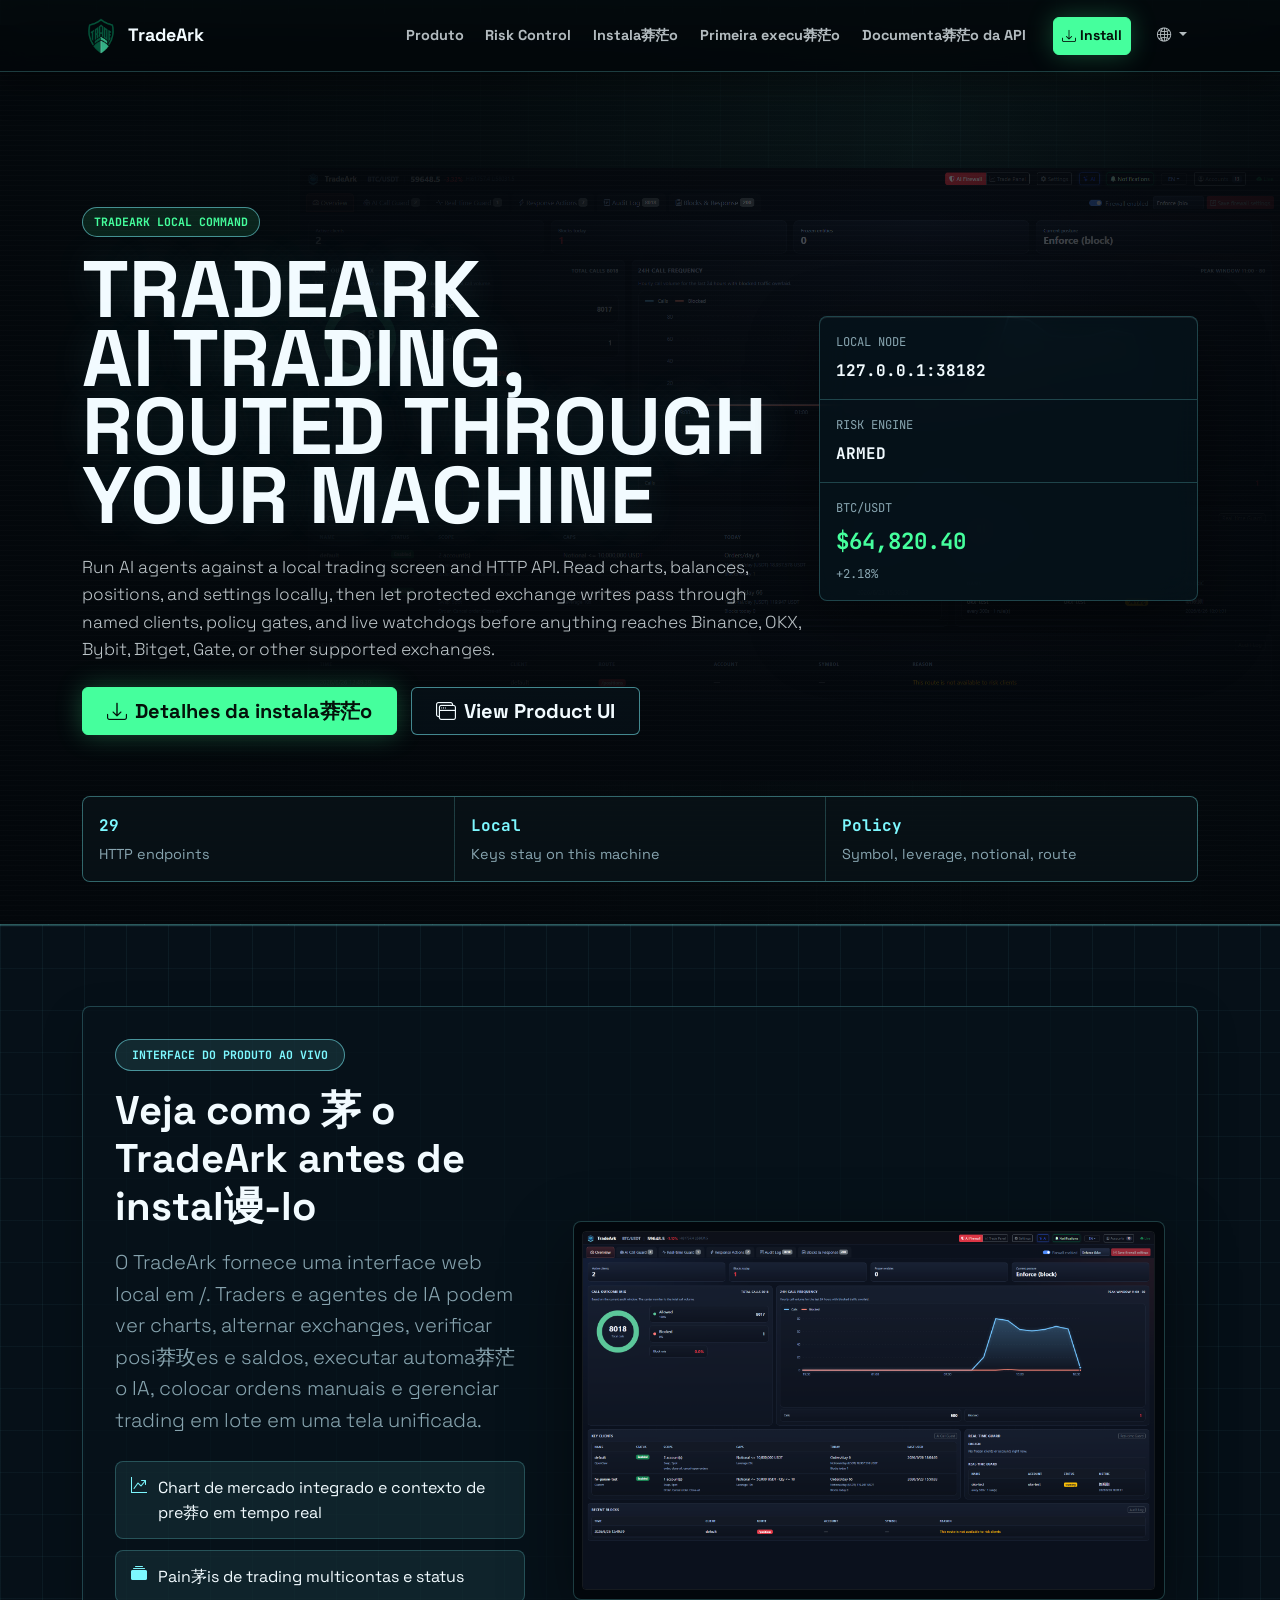
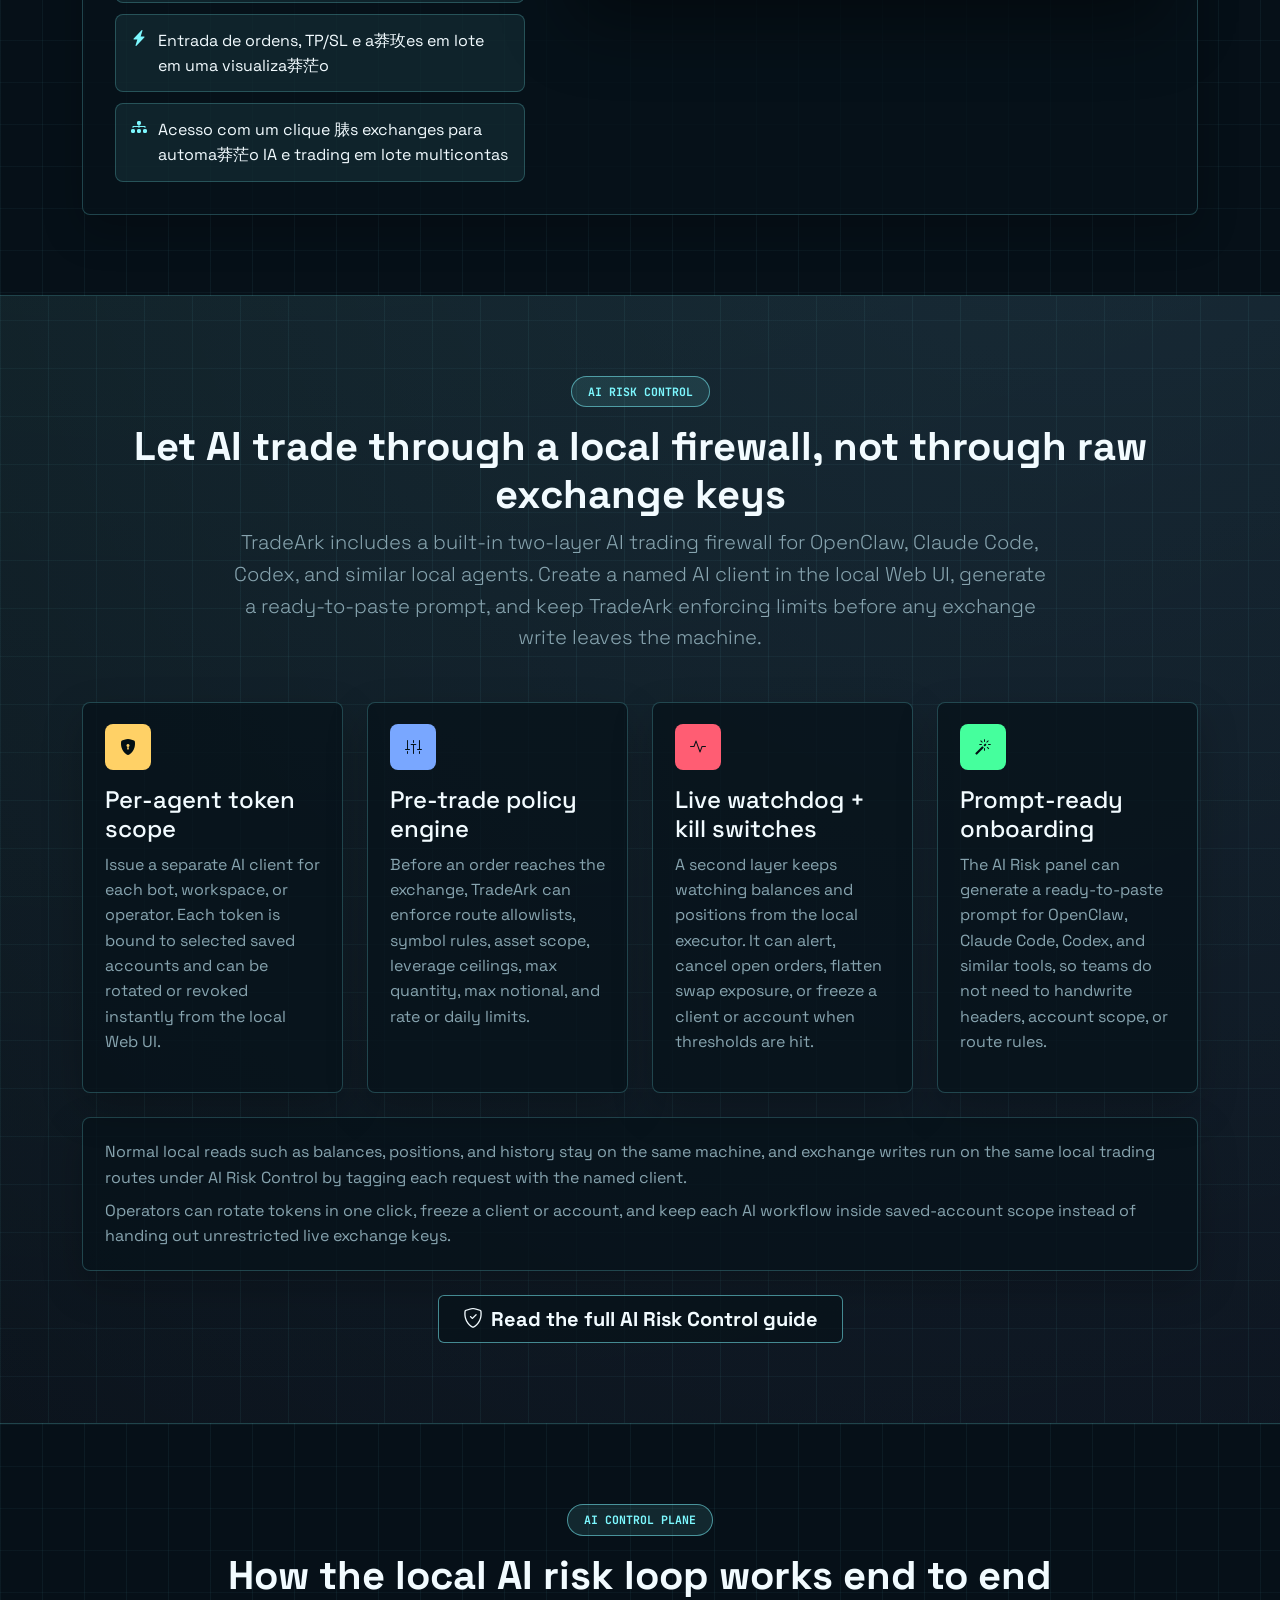
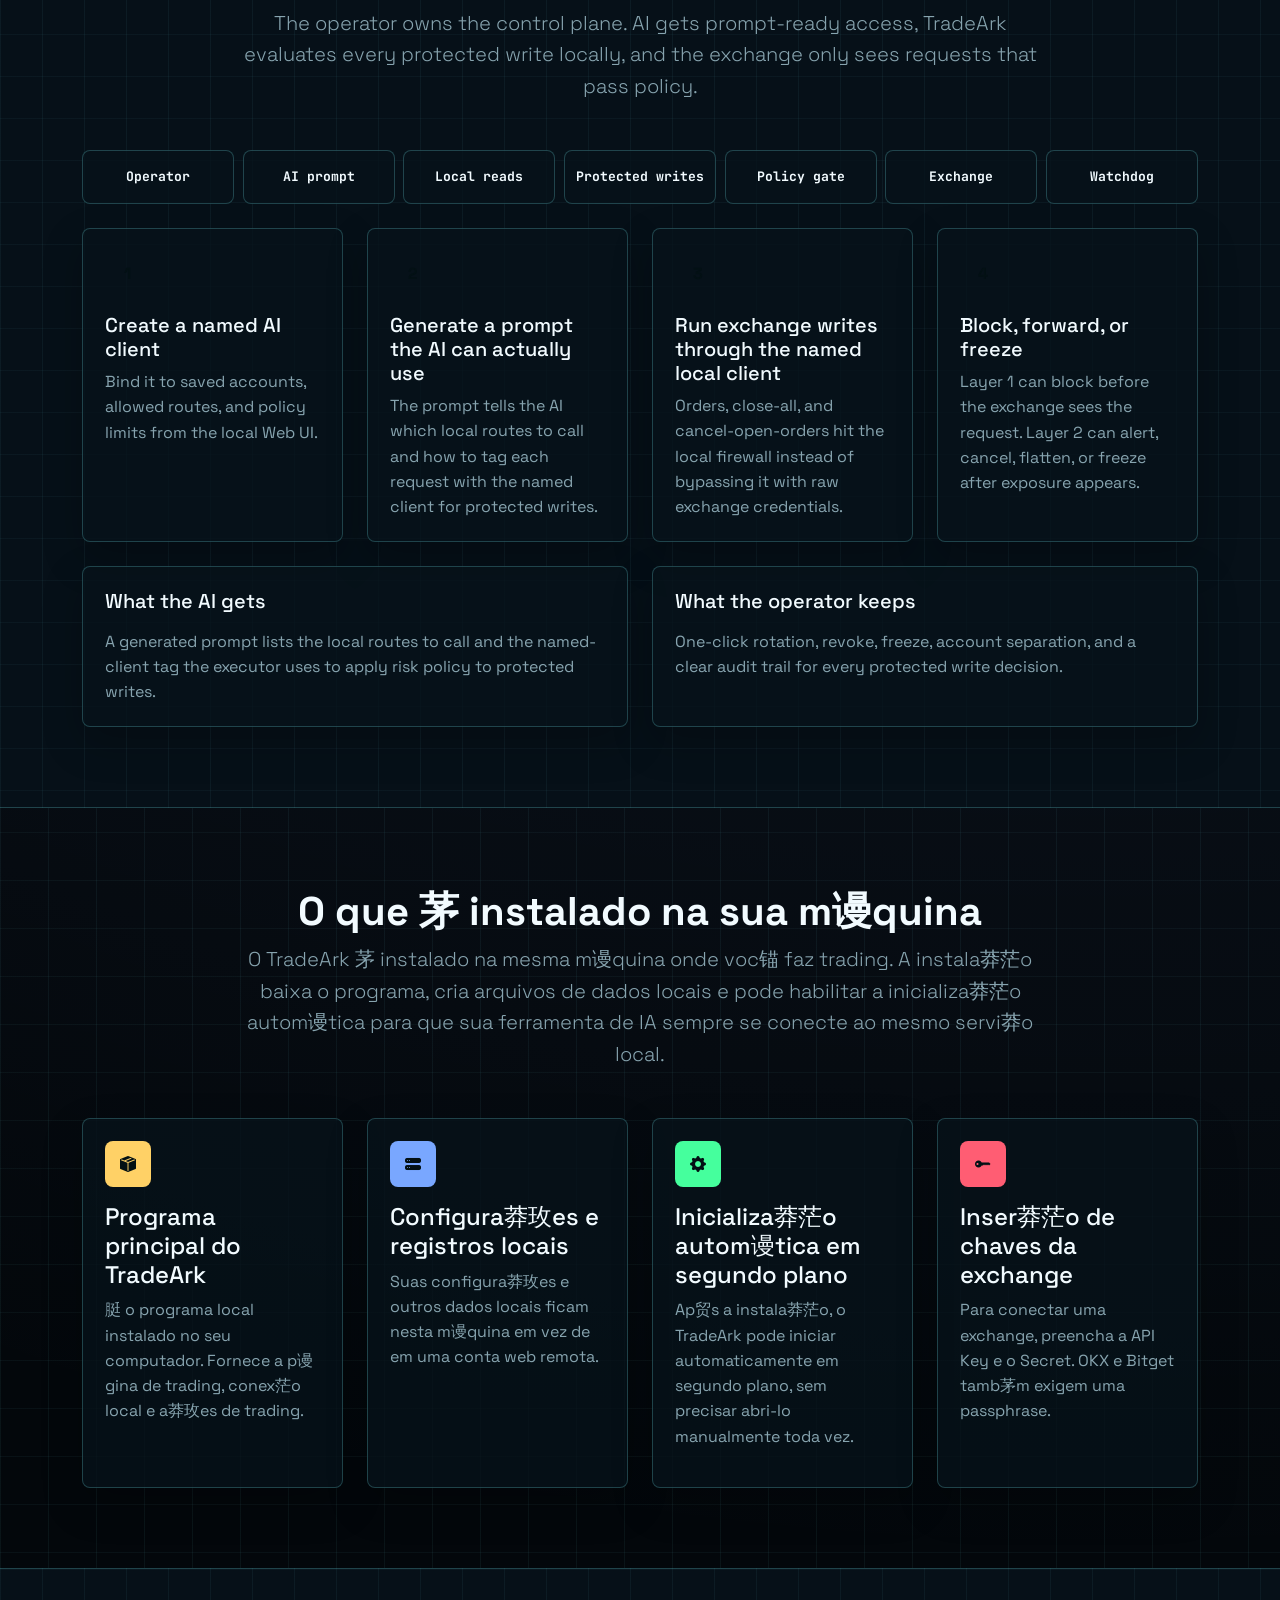
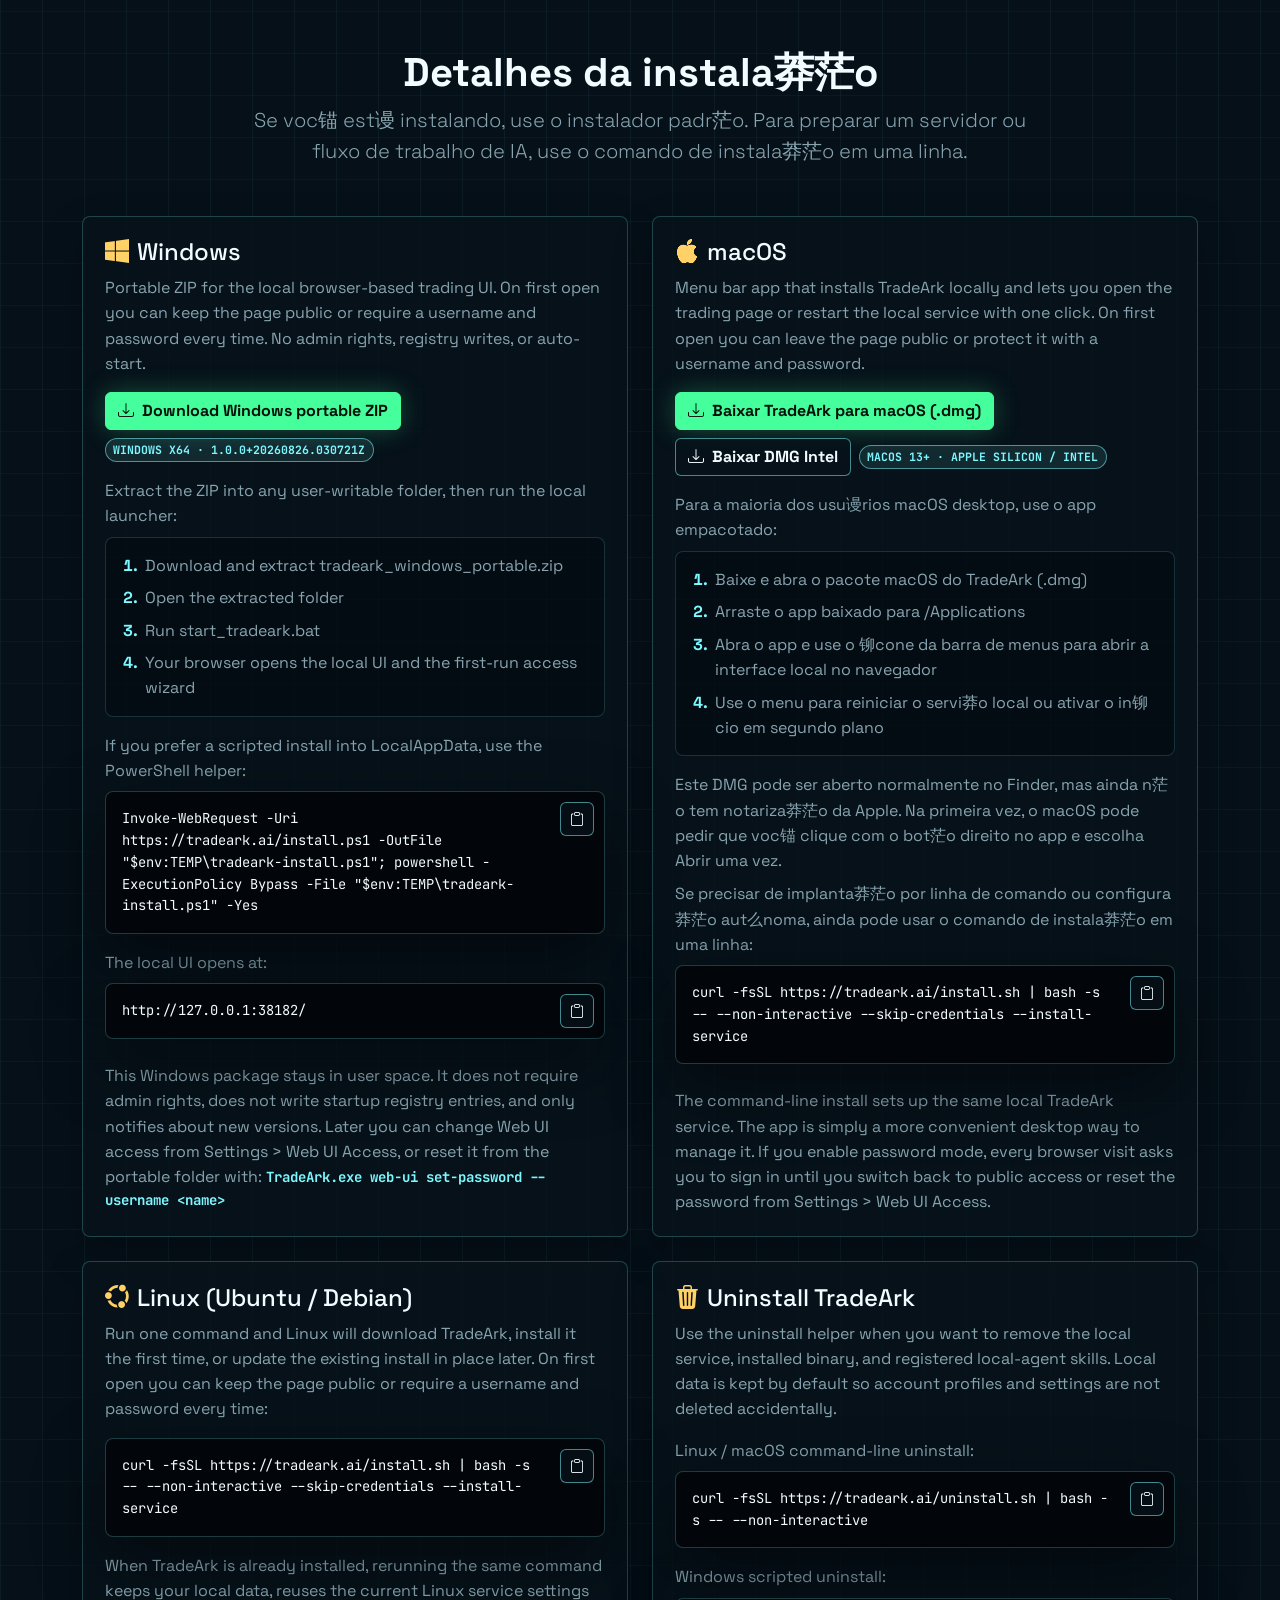
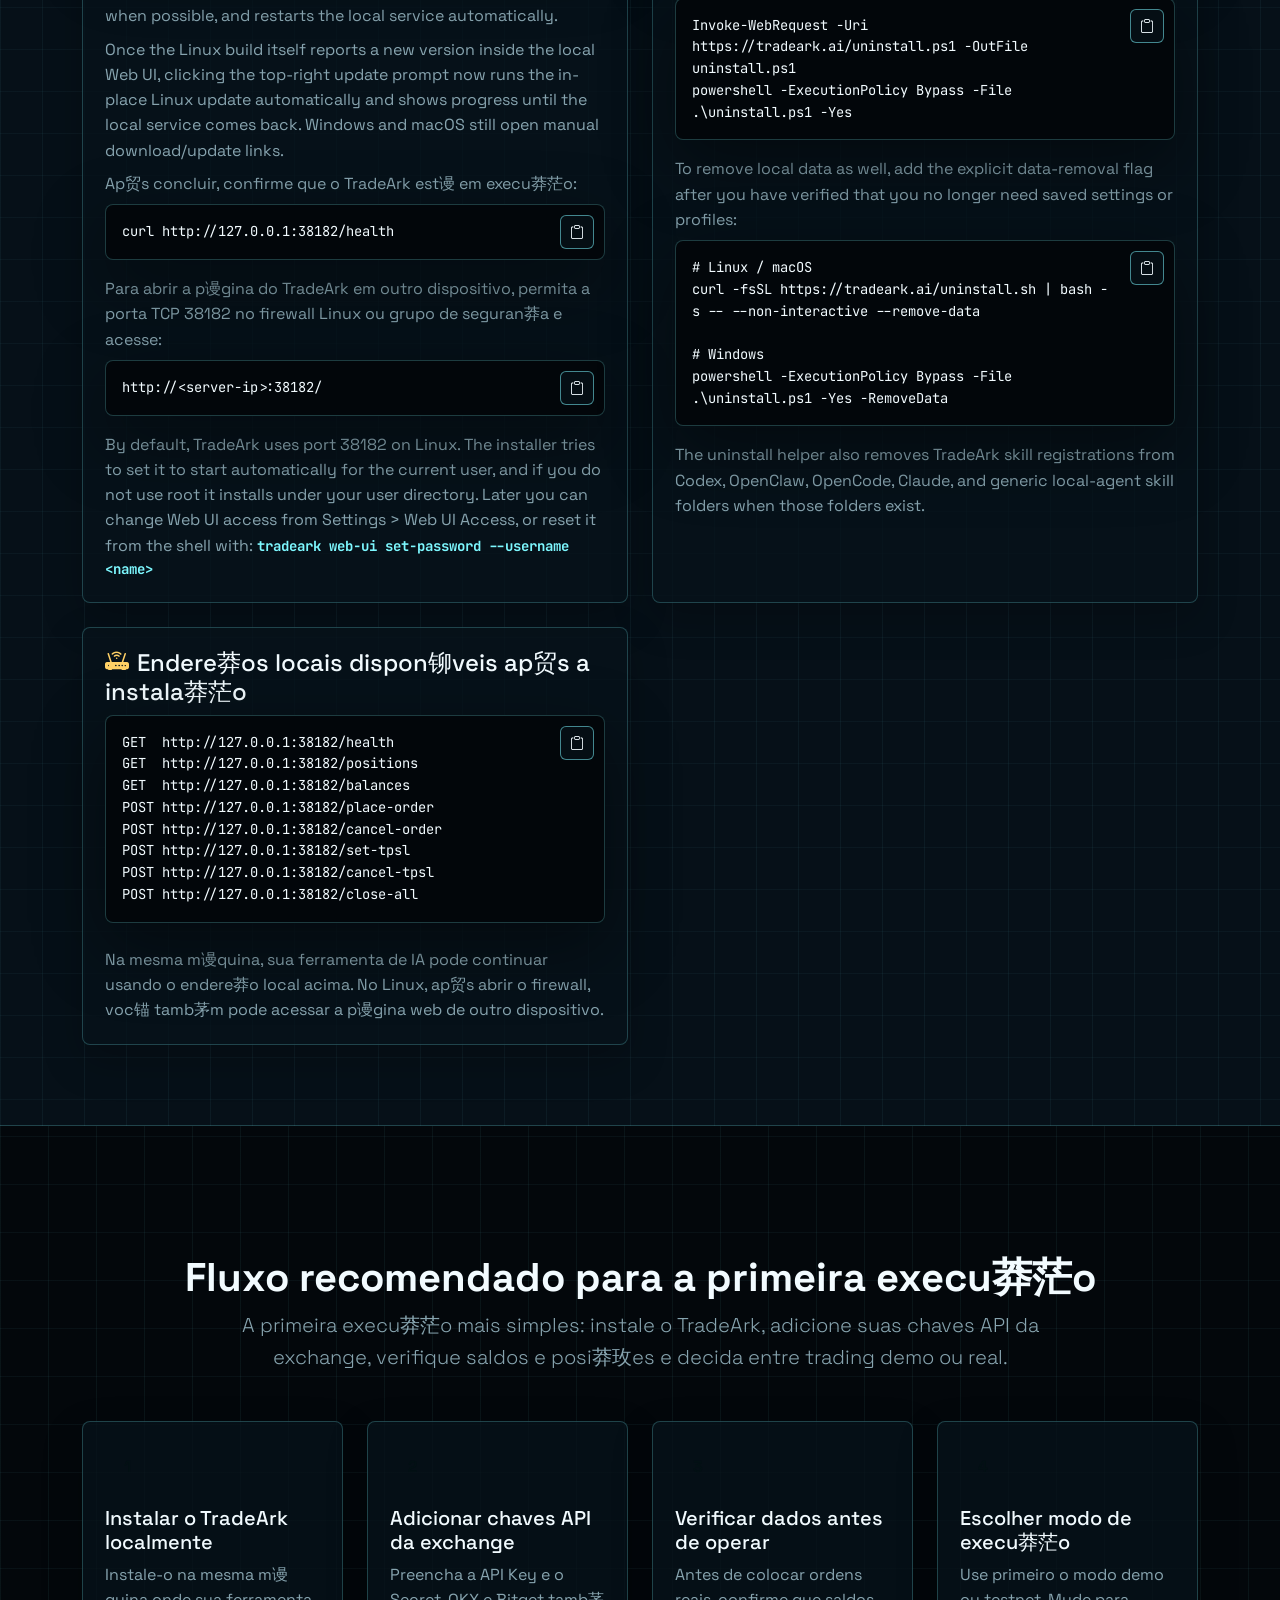
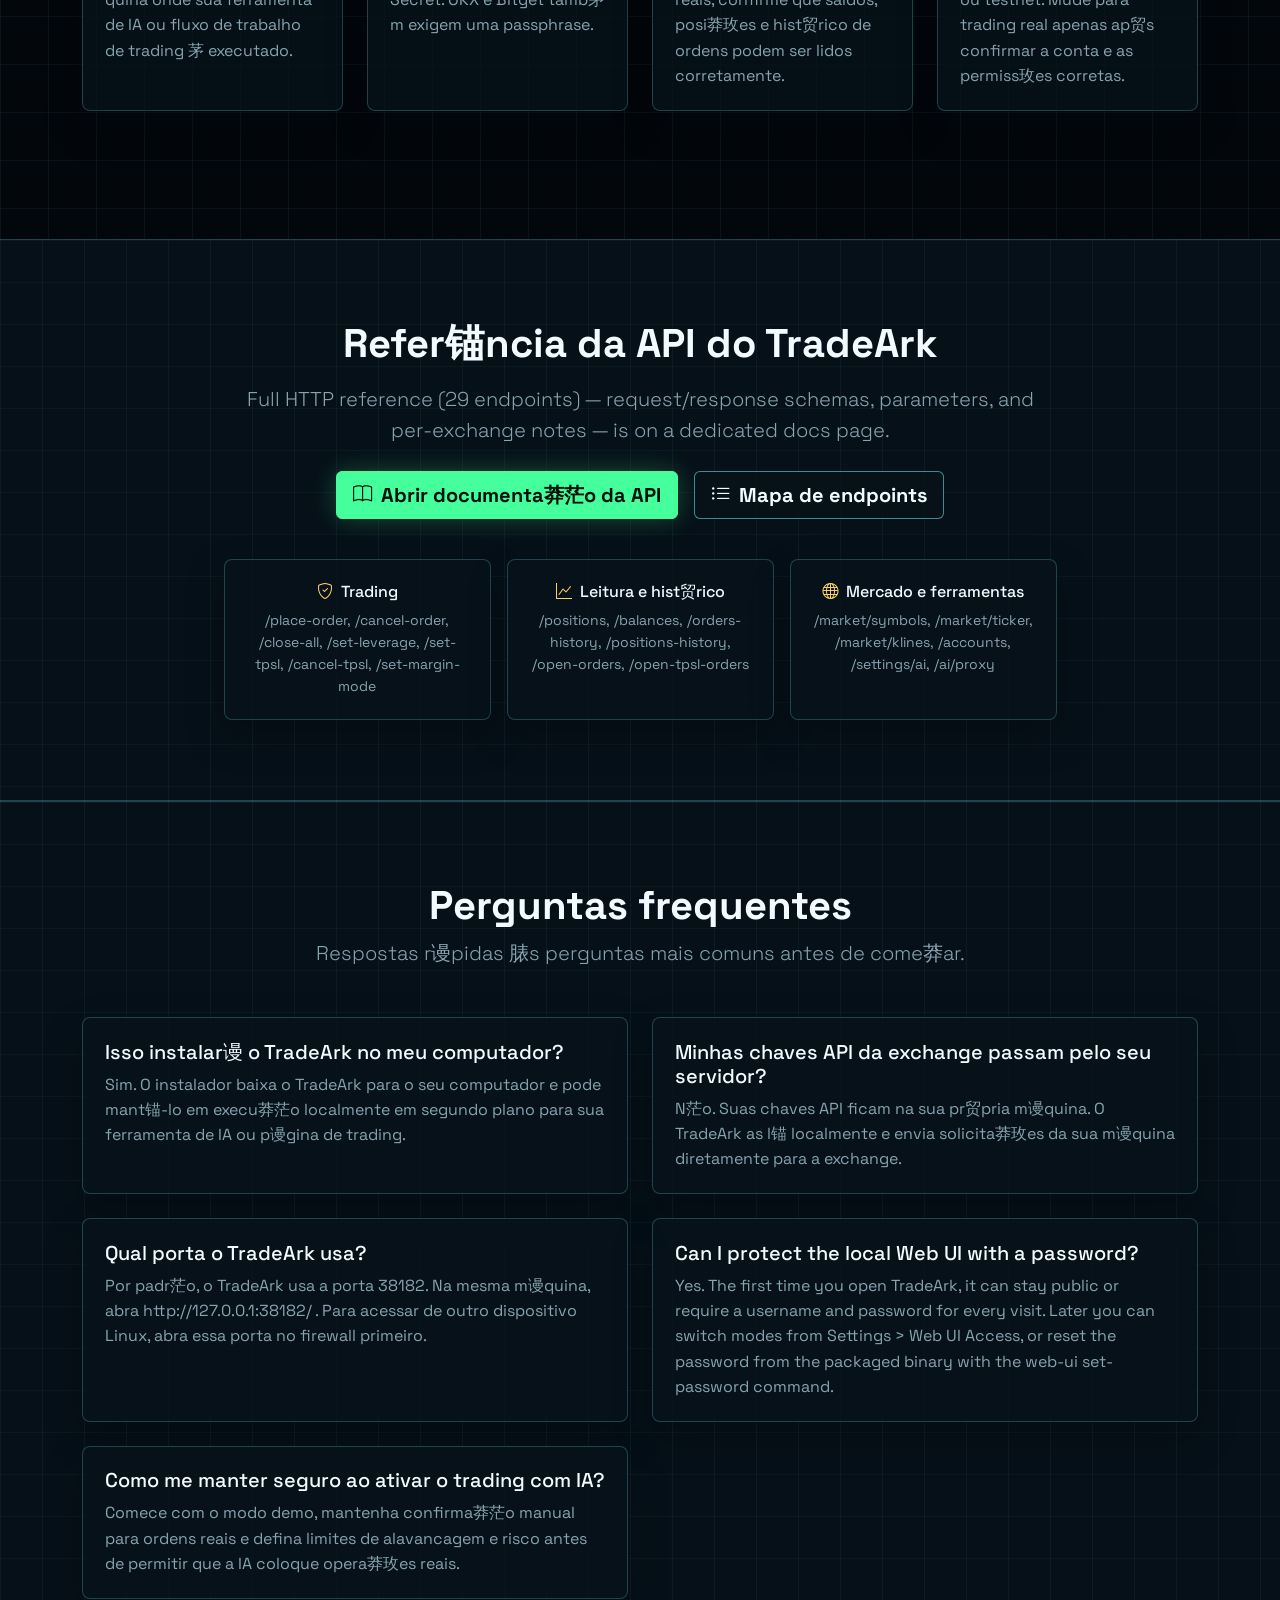
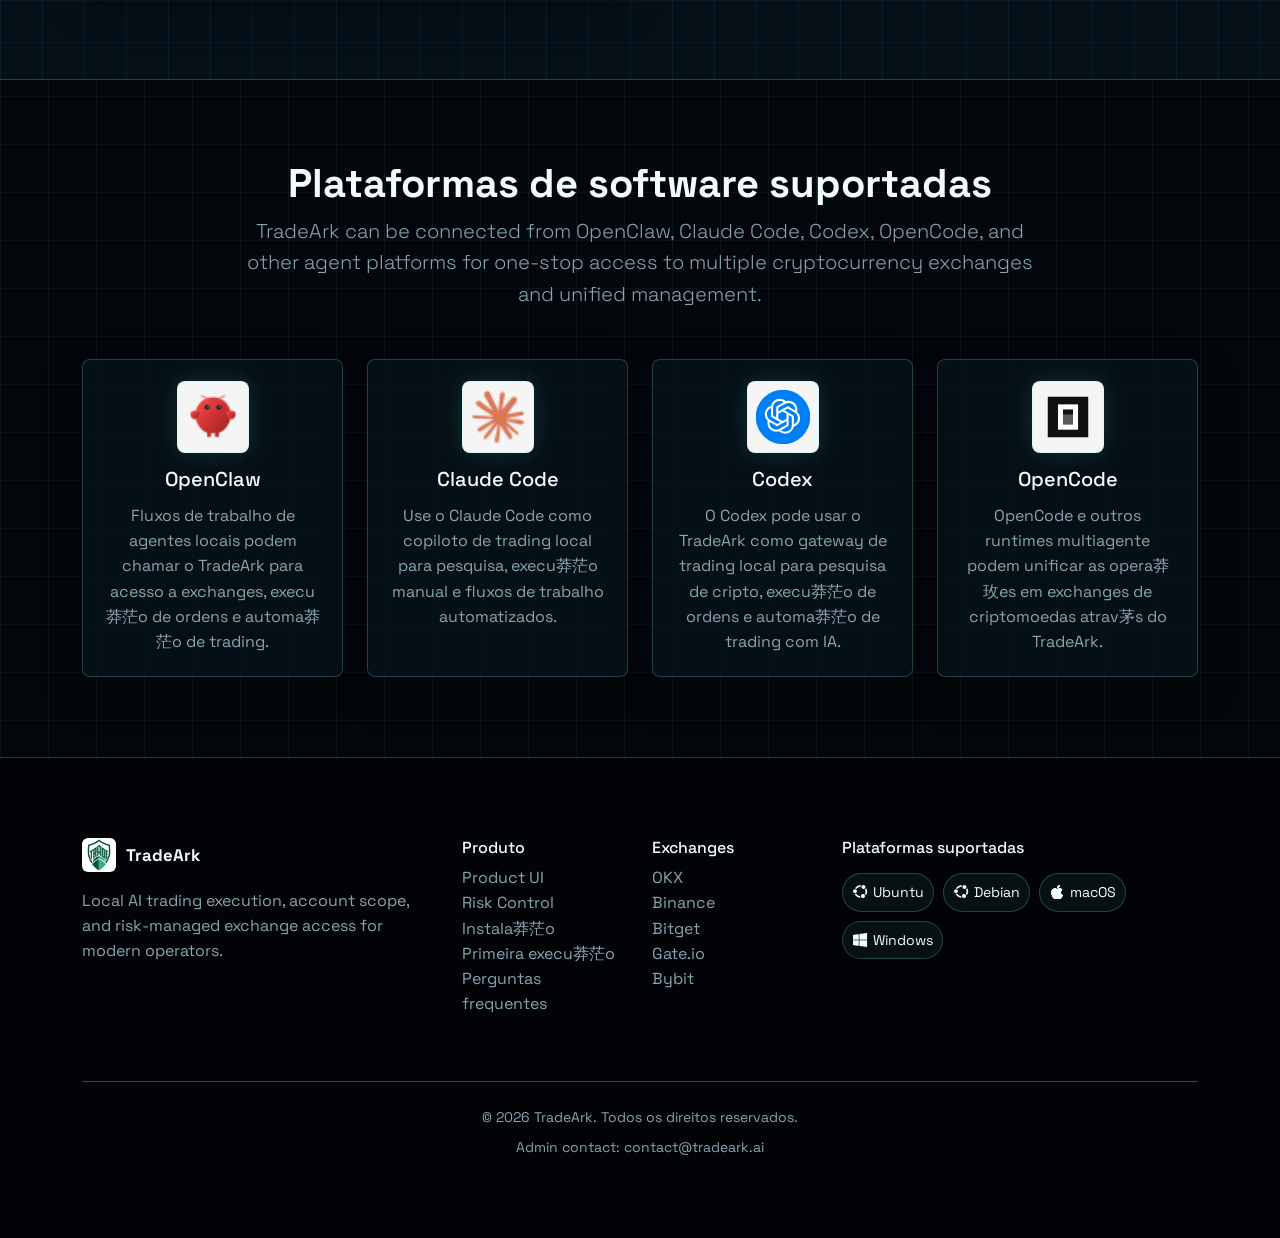
<file: pt/index.html>
﻿﻿<!DOCTYPE html>
<html lang="pt" data-bs-theme="light">
<head>
    <meta charset="UTF-8">
    <meta name="viewport" content="width=device-width, initial-scale=1.0">
    <title>TradeArk - Configura莽茫o de trading com agente local</title>
    <meta name="description" content="TradeArk is a local trading control room for AI agents, exchange execution, and risk-managed order routing.">
    <meta property="og:title" content="TradeArk">
    <meta property="og:description" content="Run AI trading through a local executor with account scope, policy checks, and operator control.">
    <meta property="og:type" content="website">
    <meta property="og:url" content="https://tradeark.ai/">
    <meta name="twitter:card" content="summary">
    <meta name="twitter:title" content="TradeArk">
    <meta name="twitter:description" content="Run AI trading through a local executor with account scope, policy checks, and operator control.">
    <link rel="canonical" href="https://tradeark.ai/">
    <link rel="icon" type="image/png" href="/static/img/tradeark_logo.png">
    
    <!-- Bootstrap 5 -->
    <link href="https://cdn.jsdelivr.net/npm/bootstrap@5.3.2/dist/css/bootstrap.min.css" rel="stylesheet">
    <!-- Bootstrap Icons -->
    <link href="https://cdn.jsdelivr.net/npm/bootstrap-icons@1.11.2/font/bootstrap-icons.css" rel="stylesheet">
    <!-- Google Fonts -->
    <link href="https://fonts.googleapis.com/css2?family=JetBrains+Mono:wght@500;700&family=Space+Grotesk:wght@400;500;600;700&display=swap" rel="stylesheet">
    <!-- Custom CSS -->
    <link href="/static/css/style.css?v=20260626-ops" rel="stylesheet">
    
</head>
<body>
    <!-- Navigation -->
    <nav class="navbar navbar-expand-lg fixed-top">
        <div class="container">
            <a class="navbar-brand d-flex align-items-center" href="/pt/">
                <img src="/static/img/tradeark_logo.png" alt="TradeArk" height="36" class="me-2">
                <span class="fw-bold">TradeArk</span>
            </a>
            
            <button class="navbar-toggler" type="button" data-bs-toggle="collapse" data-bs-target="#navbarNav">
                <span class="navbar-toggler-icon"></span>
            </button>
            
            <div class="collapse navbar-collapse" id="navbarNav">
                <ul class="navbar-nav ms-auto align-items-center">
                    <li class="nav-item">
                        <a class="nav-link" href="/pt/#product-ui">Produto</a>
                    </li>
                    <li class="nav-item">
                        <a class="nav-link" href="/pt/#ai-risk-control-home">Risk Control</a>
                    </li>
                    <li class="nav-item">
                        <a class="nav-link" href="/pt/#install">Instala莽茫o</a>
                    </li>
                    <li class="nav-item">
                        <a class="nav-link" href="/pt/#flow">Primeira execu莽茫o</a>
                    </li>
                    <li class="nav-item">
                        <a class="nav-link" href="https://docs.tradeark.ai/">Documenta莽茫o da API</a>
                    </li>
                    <li class="nav-item ms-lg-3">
                        <a class="btn btn-sm btn-warning nav-cta" href="/pt/#install">
                            <i class="bi bi-download me-1"></i>Install
                        </a>
                    </li>
                    
                    <!-- Language Dropdown -->
                    <li class="nav-item dropdown ms-3">
                        <a class="nav-link dropdown-toggle" href="#" role="button" data-bs-toggle="dropdown">
                            <i class="bi bi-globe2"></i>
                        </a>
                        <ul class="dropdown-menu dropdown-menu-end">
                            <li>
                                <a class="dropdown-item" href="/">English</a>
                            </li>
                            <li>
                                <a class="dropdown-item" href="/de/">Deutsch</a>
                            </li>
                            <li>
                                <a class="dropdown-item" href="/fr/">Français</a>
                            </li>
                            <li>
                                <a class="dropdown-item" href="/it/">Italiano</a>
                            </li>
                            <li>
                                <a class="dropdown-item" href="/ja/">日本語</a>
                            </li>
                            <li>
                                <a class="dropdown-item" href="/es/">Español</a>
                            </li>
                            <li>
                                <a class="dropdown-item active" href="/pt/">Português</a>
                            </li>
                            <li>
                                <a class="dropdown-item" href="/zh-hans/">简体中文</a>
                            </li>
                            <li>
                                <a class="dropdown-item" href="/zh-hant/">繁體中文</a>
                            </li>
                        </ul>
                    </li>
                </ul>
            </div>
        </div>
    </nav>

    <!-- Main Content -->
    <main>
<section class="hero-section trade-ops-hero">
    <div class="hero-screen" aria-hidden="true"></div>
    <div class="hero-scanline" aria-hidden="true"></div>
    <div class="container hero-command-layout">
        <div class="hero-copy">
            <span class="eyebrow">TradeArk Local Command</span>
            <h1 class="display-4 fw-bold mb-4">
                <span class="hero-title-line">TradeArk</span>
                <span class="hero-title-line">AI trading, routed through your machine</span>
            </h1>
            <p class="lead mb-4">Run AI agents against a local trading screen and HTTP API. Read charts, balances, positions, and settings locally, then let protected exchange writes pass through named clients, policy gates, and live watchdogs before anything reaches Binance, OKX, Bybit, Bitget, Gate, or other supported exchanges.</p>
            <div class="hero-actions">
                <a href="#install" class="btn btn-warning btn-lg px-4">
                    <i class="bi bi-download me-2"></i>Detalhes da instala莽茫o
                </a>
                <a href="#product-ui" class="btn btn-outline-dark btn-lg px-4">
                    <i class="bi bi-window-stack me-2"></i>View Product UI
                </a>
            </div>
        </div>
        <div class="hero-hud" aria-label="TradeArk live status preview">
            <div class="hud-row">
                <span>LOCAL NODE</span>
                <strong>127.0.0.1:38182</strong>
            </div>
            <div class="hud-row">
                <span>RISK ENGINE</span>
                <strong>ARMED</strong>
            </div>
            <div class="hud-row hud-row-market">
                <span>BTC/USDT</span>
                <strong>$64,820.40</strong>
                <em>+2.18%</em>
            </div>
        </div>
        <div class="hero-command-strip">
            <div>
                <strong>29</strong>
                <span>HTTP endpoints</span>
            </div>
            <div>
                <strong>Local</strong>
                <span>Keys stay on this machine</span>
            </div>
            <div>
                <strong>Policy</strong>
                <span>Symbol, leverage, notional, route</span>
            </div>
        </div>
    </div>
</section>

<section id="product-ui" class="py-5 bg-dark-gradient">
    <div class="container">
        <div class="skill-spotlight ui-showcase">
            <div class="row align-items-center g-4 g-lg-5">
                <div class="col-lg-5">
                    <span class="badge bg-warning text-dark mb-3 px-3 py-2">Interface do produto ao vivo</span>
                    <h2 class="display-6 fw-bold mb-3">Veja como 茅 o TradeArk antes de instal谩-lo</h2>
                    <p class="lead text-muted mb-4">O TradeArk fornece uma interface web local em /. Traders e agentes de IA podem ver charts, alternar exchanges, verificar posi莽玫es e saldos, executar automa莽茫o IA, colocar ordens manuais e gerenciar trading em lote em uma tela unificada.</p>
                    <div class="ui-showcase-metrics">
                        <div class="ui-showcase-chip">
                            <i class="bi bi-graph-up-arrow"></i>
                            <span>Chart de mercado integrado e contexto de pre莽o em tempo real</span>
                        </div>
                        <div class="ui-showcase-chip">
                            <i class="bi bi-collection-fill"></i>
                            <span>Pain茅is de trading multicontas e status</span>
                        </div>
                        <div class="ui-showcase-chip">
                            <i class="bi bi-lightning-charge-fill"></i>
                            <span>Entrada de ordens, TP/SL e a莽玫es em lote em uma visualiza莽茫o</span>
                        </div>
                        <div class="ui-showcase-chip">
                            <i class="bi bi-diagram-3-fill"></i>
                            <span>Acesso com um clique 脿s exchanges para automa莽茫o IA e trading em lote multicontas</span>
                        </div>
                    </div>
                </div>
                <div class="col-lg-7">
                    <div class="ui-showcase-frame">
                        <img
                            src="/static/img/tradeark-firewall-home.png"
                            alt="Captura de tela da interface de trading do TradeArk"
                            class="img-fluid ui-showcase-image"
                            loading="lazy"
                        >
                    </div>
                </div>
            </div>
        </div>
    </div>
</section>

<section id="ai-risk-control-home" class="py-5">
    <div class="container">
        <div class="text-center mb-5">
            <span class="badge bg-warning text-dark mb-3 px-3 py-2">AI Risk Control</span>
            <h2 class="display-6 fw-bold">Let AI trade through a local firewall, not through raw exchange keys</h2>
            <p class="lead text-muted section-lead">TradeArk includes a built-in two-layer AI trading firewall for OpenClaw, Claude Code, Codex, and similar local agents. Create a named AI client in the local Web UI, generate a ready-to-paste prompt, and keep TradeArk enforcing limits before any exchange write leaves the machine.</p>
        </div>
        <div class="row g-4">
            <div class="col-md-6 col-xl-3">
                <div class="feature-card h-100">
                    <div class="feature-icon bg-gradient-warning">
                        <i class="bi bi-shield-lock-fill"></i>
                    </div>
                    <h4>Per-agent token scope</h4>
                    <p class="text-muted">Issue a separate AI client for each bot, workspace, or operator. Each token is bound to selected saved accounts and can be rotated or revoked instantly from the local Web UI.</p>
                </div>
            </div>
            <div class="col-md-6 col-xl-3">
                <div class="feature-card h-100">
                    <div class="feature-icon bg-gradient-info">
                        <i class="bi bi-sliders2-vertical"></i>
                    </div>
                    <h4>Pre-trade policy engine</h4>
                    <p class="text-muted">Before an order reaches the exchange, TradeArk can enforce route allowlists, symbol rules, asset scope, leverage ceilings, max quantity, max notional, and rate or daily limits.</p>
                </div>
            </div>
            <div class="col-md-6 col-xl-3">
                <div class="feature-card h-100">
                    <div class="feature-icon bg-gradient-danger">
                        <i class="bi bi-activity"></i>
                    </div>
                    <h4>Live watchdog + kill switches</h4>
                    <p class="text-muted">A second layer keeps watching balances and positions from the local executor. It can alert, cancel open orders, flatten swap exposure, or freeze a client or account when thresholds are hit.</p>
                </div>
            </div>
            <div class="col-md-6 col-xl-3">
                <div class="feature-card h-100">
                    <div class="feature-icon bg-gradient-success">
                        <i class="bi bi-magic"></i>
                    </div>
                    <h4>Prompt-ready onboarding</h4>
                    <p class="text-muted">The AI Risk panel can generate a ready-to-paste prompt for OpenClaw, Claude Code, Codex, and similar tools, so teams do not need to handwrite headers, account scope, or route rules.</p>
                </div>
            </div>
        </div>
        <div class="doc-note mt-4">
            <p class="text-muted mb-2">Normal local reads such as balances, positions, and history stay on the same machine, and exchange writes run on the same local trading routes under AI Risk Control by tagging each request with the named client.</p>
            <p class="text-muted mb-0">Operators can rotate tokens in one click, freeze a client or account, and keep each AI workflow inside saved-account scope instead of handing out unrestricted live exchange keys.</p>
        </div>
        <div class="text-center mt-4">
            <a href="https://docs.tradeark.ai/#ai-risk-control" class="btn btn-outline-warning btn-lg px-4">
                <i class="bi bi-shield-check me-2"></i>Read the full AI Risk Control guide
            </a>
        </div>
    </div>
</section>

<section id="ai-risk-workflow" class="py-5 bg-dark-gradient">
    <div class="container">
        <div class="text-center mb-5">
            <span class="badge bg-warning text-dark mb-3 px-3 py-2">AI Control Plane</span>
            <h2 class="display-6 fw-bold">How the local AI risk loop works end to end</h2>
            <p class="lead text-muted section-lead">The operator owns the control plane. AI gets prompt-ready access, TradeArk evaluates every protected write locally, and the exchange only sees requests that pass policy.</p>
        </div>
        <div class="risk-flow-track mb-4">
            <span class="risk-flow-node">Operator</span>
            <span class="risk-flow-arrow" aria-hidden="true">-&gt;</span>
            <span class="risk-flow-node">AI prompt</span>
            <span class="risk-flow-arrow" aria-hidden="true">-&gt;</span>
            <span class="risk-flow-node">Local reads</span>
            <span class="risk-flow-arrow" aria-hidden="true">-&gt;</span>
            <span class="risk-flow-node">Protected writes</span>
            <span class="risk-flow-arrow" aria-hidden="true">-&gt;</span>
            <span class="risk-flow-node">Policy gate</span>
            <span class="risk-flow-arrow" aria-hidden="true">-&gt;</span>
            <span class="risk-flow-node">Exchange</span>
            <span class="risk-flow-arrow" aria-hidden="true">-&gt;</span>
            <span class="risk-flow-node">Watchdog</span>
        </div>
        <div class="row g-4 mb-4">
            <div class="col-md-6 col-xl-3">
                <div class="step-card h-100">
                    <div class="risk-step-badge mb-3">1</div>
                    <h5>Create a named AI client</h5>
                    <p class="text-muted mb-0">Bind it to saved accounts, allowed routes, and policy limits from the local Web UI.</p>
                </div>
            </div>
            <div class="col-md-6 col-xl-3">
                <div class="step-card h-100">
                    <div class="risk-step-badge mb-3">2</div>
                    <h5>Generate a prompt the AI can actually use</h5>
                    <p class="text-muted mb-0">The prompt tells the AI which local routes to call and how to tag each request with the named client for protected writes.</p>
                </div>
            </div>
            <div class="col-md-6 col-xl-3">
                <div class="step-card h-100">
                    <div class="risk-step-badge mb-3">3</div>
                    <h5>Run exchange writes through the named local client</h5>
                    <p class="text-muted mb-0">Orders, close-all, and cancel-open-orders hit the local firewall instead of bypassing it with raw exchange credentials.</p>
                </div>
            </div>
            <div class="col-md-6 col-xl-3">
                <div class="step-card h-100">
                    <div class="risk-step-badge mb-3">4</div>
                    <h5>Block, forward, or freeze</h5>
                    <p class="text-muted mb-0">Layer 1 can block before the exchange sees the request. Layer 2 can alert, cancel, flatten, or freeze after exposure appears.</p>
                </div>
            </div>
        </div>
        <div class="row g-4">
            <div class="col-lg-6">
                <div class="doc-note h-100">
                    <h5 class="mb-3">What the AI gets</h5>
                    <p class="text-muted mb-0">A generated prompt lists the local routes to call and the named-client tag the executor uses to apply risk policy to protected writes.</p>
                </div>
            </div>
            <div class="col-lg-6">
                <div class="doc-note h-100">
                    <h5 class="mb-3">What the operator keeps</h5>
                    <p class="text-muted mb-0">One-click rotation, revoke, freeze, account separation, and a clear audit trail for every protected write decision.</p>
                </div>
            </div>
        </div>
    </div>
</section>

<section id="overview" class="py-5">
    <div class="container">
        <div class="text-center mb-5">
            <h2 class="display-6 fw-bold">O que 茅 instalado na sua m谩quina</h2>
            <p class="lead text-muted section-lead">O TradeArk 茅 instalado na mesma m谩quina onde voc锚 faz trading. A instala莽茫o baixa o programa, cria arquivos de dados locais e pode habilitar a inicializa莽茫o autom谩tica para que sua ferramenta de IA sempre se conecte ao mesmo servi莽o local.</p>
        </div>
        <div class="row g-4">
            <div class="col-md-6 col-xl-3">
                <div class="feature-card h-100">
                    <div class="feature-icon bg-gradient-warning">
                        <i class="bi bi-box-seam-fill"></i>
                    </div>
                    <h4>Programa principal do TradeArk</h4>
                    <p class="text-muted">脡 o programa local instalado no seu computador. Fornece a p谩gina de trading, conex茫o local e a莽玫es de trading.</p>
                </div>
            </div>
            <div class="col-md-6 col-xl-3">
                <div class="feature-card h-100">
                    <div class="feature-icon bg-gradient-info">
                        <i class="bi bi-hdd-stack-fill"></i>
                    </div>
                    <h4>Configura莽玫es e registros locais</h4>
                    <p class="text-muted">Suas configura莽玫es e outros dados locais ficam nesta m谩quina em vez de em uma conta web remota.</p>
                </div>
            </div>
            <div class="col-md-6 col-xl-3">
                <div class="feature-card h-100">
                    <div class="feature-icon bg-gradient-success">
                        <i class="bi bi-gear-fill"></i>
                    </div>
                    <h4>Inicializa莽茫o autom谩tica em segundo plano</h4>
                    <p class="text-muted">Ap贸s a instala莽茫o, o TradeArk pode iniciar automaticamente em segundo plano, sem precisar abri-lo manualmente toda vez.</p>
                </div>
            </div>
            <div class="col-md-6 col-xl-3">
                <div class="feature-card h-100">
                    <div class="feature-icon bg-gradient-danger">
                        <i class="bi bi-key-fill"></i>
                    </div>
                    <h4>Inser莽茫o de chaves da exchange</h4>
                    <p class="text-muted">Para conectar uma exchange, preencha a API Key e o Secret. OKX e Bitget tamb茅m exigem uma passphrase.</p>
                </div>
            </div>
        </div>
    </div>
</section>

<section id="install" class="py-5 bg-dark-gradient">
    <div class="container">
        <div class="text-center mb-5">
            <h2 class="display-6 fw-bold">Detalhes da instala莽茫o</h2>
            <p class="lead text-muted section-lead">Se voc锚 est谩 instalando, use o instalador padr茫o. Para preparar um servidor ou fluxo de trabalho de IA, use o comando de instala莽茫o em uma linha.</p>
        </div>
        <div class="row g-4">
            <div class="col-lg-6">
                <div class="install-platform-card h-100">
                    <h4><i class="bi bi-windows text-warning me-2"></i>Windows</h4>
                    <p class="text-muted">Portable ZIP for the local browser-based trading UI. On first open you can keep the page public or require a username and password every time. No admin rights, registry writes, or auto-start.</p>
                    <div class="d-flex gap-2 flex-wrap mb-3">
                        <a href="https://tradeark.ai/releases/latest/tradeark_windows_portable.zip" class="btn btn-warning"><i class="bi bi-download me-2"></i>Download Windows portable ZIP</a>
                        <span class="badge bg-secondary align-self-center">Windows x64 · 1.0.0+20260826.030721Z</span>
                    </div>
                    <p class="text-muted mb-2">Extract the ZIP into any user-writable folder, then run the local launcher:</p>
                    <ol class="install-steps-list mb-3">
                        <li>Download and extract tradeark_windows_portable.zip</li>
                        <li>Open the extracted folder</li>
                        <li>Run start_tradeark.bat</li>
                        <li>Your browser opens the local UI and the first-run access wizard</li>
                    </ol>
                    <p class="text-muted mb-2">If you prefer a scripted install into LocalAppData, use the PowerShell helper:</p>
                    <div class="code-block mb-3 position-relative command-copy-block">
                        <pre class="mb-0 guide-code">Invoke-WebRequest -Uri https://tradeark.ai/install.ps1 -OutFile "$env:TEMP\tradeark-install.ps1"; powershell -ExecutionPolicy Bypass -File "$env:TEMP\tradeark-install.ps1" -Yes</pre>
                        <button type="button" class="btn btn-sm btn-outline-warning copy-btn" title="Copy" aria-label="Copy" onclick="copyCodeBlock(this)">
                            <i class="bi bi-clipboard"></i>
                        </button>
                    </div>
                    <p class="text-muted mb-2">The local UI opens at:</p>
                    <div class="code-block mb-4 position-relative command-copy-block">
                        <pre class="mb-0 guide-code">http://127.0.0.1:38182/</pre>
                        <button type="button" class="btn btn-sm btn-outline-warning copy-btn" title="Copy" aria-label="Copy" onclick="copyCodeBlock(this)">
                            <i class="bi bi-clipboard"></i>
                        </button>
                    </div>
                    <p class="text-muted mb-0">This Windows package stays in user space. It does not require admin rights, does not write startup registry entries, and only notifies about new versions. Later you can change Web UI access from Settings &gt; Web UI Access, or reset it from the portable folder with: <code>TradeArk.exe web-ui set-password --username &lt;name&gt;</code></p>
                </div>
            </div>
            <div class="col-lg-6">
                <div class="install-platform-card h-100">
                    <h4><i class="bi bi-apple text-warning me-2"></i>macOS</h4>
                    <p class="text-muted">Menu bar app that installs TradeArk locally and lets you open the trading page or restart the local service with one click. On first open you can leave the page public or protect it with a username and password.</p>
                    <div class="d-flex gap-2 flex-wrap mb-3">
                        <a href="https://tradeark.ai/releases/latest/signal_executor_darwin_arm64.dmg" class="btn btn-warning"><i class="bi bi-download me-2"></i>Baixar TradeArk para macOS (.dmg)</a>
                        <a href="https://tradeark.ai/releases/latest/signal_executor_darwin_amd64.dmg" class="btn btn-outline-light"><i class="bi bi-download me-2"></i>Baixar DMG Intel</a>
                        <span class="badge bg-secondary align-self-center">macOS 13+ · Apple Silicon / Intel</span>
                    </div>
                    <p class="text-muted mb-2">Para a maioria dos usu谩rios macOS desktop, use o app empacotado:</p>
                    <ol class="install-steps-list mb-3">
                        <li>Baixe e abra o pacote macOS do TradeArk (.dmg)</li>
                        <li>Arraste o app baixado para /Applications</li>
                        <li>Abra o app e use o 铆cone da barra de menus para abrir a interface local no navegador</li>
                        <li>Use o menu para reiniciar o servi莽o local ou ativar o in铆cio em segundo plano</li>
                    </ol>
                    <p class="text-muted mb-2">Este DMG pode ser aberto normalmente no Finder, mas ainda n茫o tem notariza莽茫o da Apple. Na primeira vez, o macOS pode pedir que voc锚 clique com o bot茫o direito no app e escolha Abrir uma vez.</p>
                    <p class="text-muted mb-2">Se precisar de implanta莽茫o por linha de comando ou configura莽茫o aut么noma, ainda pode usar o comando de instala莽茫o em uma linha:</p>
                    <div class="code-block mb-4 position-relative command-copy-block">
                        <pre class="mb-0 guide-code">curl -fsSL https://tradeark.ai/install.sh | bash -s -- --non-interactive --skip-credentials --install-service</pre>
                        <button type="button" class="btn btn-sm btn-outline-warning copy-btn" title="Copy" aria-label="Copy" onclick="copyCodeBlock(this)">
                            <i class="bi bi-clipboard"></i>
                        </button>
                    </div>
                    <p class="text-muted mb-0">The command-line install sets up the same local TradeArk service. The app is simply a more convenient desktop way to manage it. If you enable password mode, every browser visit asks you to sign in until you switch back to public access or reset the password from Settings &gt; Web UI Access.</p>
                </div>
            </div>
            <div class="col-lg-6">
                <div class="install-platform-card h-100">
                    <h4><i class="bi bi-ubuntu text-warning me-2"></i>Linux (Ubuntu / Debian)</h4>
                    <p class="text-muted">Run one command and Linux will download TradeArk, install it the first time, or update the existing install in place later. On first open you can keep the page public or require a username and password every time:</p>
                    <div class="code-block mb-3 position-relative command-copy-block">
                        <pre class="mb-0 guide-code">curl -fsSL https://tradeark.ai/install.sh | bash -s -- --non-interactive --skip-credentials --install-service</pre>
                        <button type="button" class="btn btn-sm btn-outline-warning copy-btn" title="Copy" aria-label="Copy" onclick="copyCodeBlock(this)">
                            <i class="bi bi-clipboard"></i>
                        </button>
                    </div>
                    <p class="text-muted mb-2">When TradeArk is already installed, rerunning the same command keeps your local data, reuses the current Linux service settings when possible, and restarts the local service automatically.</p>
                    <p class="text-muted mb-2">Once the Linux build itself reports a new version inside the local Web UI, clicking the top-right update prompt now runs the in-place Linux update automatically and shows progress until the local service comes back. Windows and macOS still open manual download/update links.</p>
                    <p class="text-muted mb-2">Ap贸s concluir, confirme que o TradeArk est谩 em execu莽茫o:</p>
                    <div class="code-block mb-3 position-relative command-copy-block">
                        <pre class="mb-0 guide-code">curl http://127.0.0.1:38182/health</pre>
                        <button type="button" class="btn btn-sm btn-outline-warning copy-btn" title="Copy" aria-label="Copy" onclick="copyCodeBlock(this)">
                            <i class="bi bi-clipboard"></i>
                        </button>
                    </div>
                    <p class="text-muted mb-2">Para abrir a p谩gina do TradeArk em outro dispositivo, permita a porta TCP 38182 no firewall Linux ou grupo de seguran莽a e acesse:</p>
                    <div class="code-block mb-3 position-relative command-copy-block">
                        <pre class="mb-0 guide-code">http://&lt;server-ip&gt;:38182/</pre>
                        <button type="button" class="btn btn-sm btn-outline-warning copy-btn" title="Copy" aria-label="Copy" onclick="copyCodeBlock(this)">
                            <i class="bi bi-clipboard"></i>
                        </button>
                    </div>
                    <p class="text-muted mb-0">By default, TradeArk uses port 38182 on Linux. The installer tries to set it to start automatically for the current user, and if you do not use root it installs under your user directory. Later you can change Web UI access from Settings &gt; Web UI Access, or reset it from the shell with: <code>tradeark web-ui set-password --username &lt;name&gt;</code></p>
                </div>
            </div>
            <div class="col-lg-6">
                <div class="install-platform-card h-100">
                    <h4><i class="bi bi-trash3-fill text-warning me-2"></i>Uninstall TradeArk</h4>
                    <p class="text-muted">Use the uninstall helper when you want to remove the local service, installed binary, and registered local-agent skills. Local data is kept by default so account profiles and settings are not deleted accidentally.</p>
                    <p class="text-muted mb-2">Linux / macOS command-line uninstall:</p>
                    <div class="code-block mb-3 position-relative command-copy-block">
                        <pre class="mb-0 guide-code">curl -fsSL https://tradeark.ai/uninstall.sh | bash -s -- --non-interactive</pre>
                        <button type="button" class="btn btn-sm btn-outline-warning copy-btn" title="Copy" aria-label="Copy" onclick="copyCodeBlock(this)">
                            <i class="bi bi-clipboard"></i>
                        </button>
                    </div>
                    <p class="text-muted mb-2">Windows scripted uninstall:</p>
                    <div class="code-block mb-3 position-relative command-copy-block">
                        <pre class="mb-0 guide-code">Invoke-WebRequest -Uri https://tradeark.ai/uninstall.ps1 -OutFile uninstall.ps1
powershell -ExecutionPolicy Bypass -File .\uninstall.ps1 -Yes</pre>
                        <button type="button" class="btn btn-sm btn-outline-warning copy-btn" title="Copy" aria-label="Copy" onclick="copyCodeBlock(this)">
                            <i class="bi bi-clipboard"></i>
                        </button>
                    </div>
                    <p class="text-muted mb-2">To remove local data as well, add the explicit data-removal flag after you have verified that you no longer need saved settings or profiles:</p>
                    <div class="code-block mb-3 position-relative command-copy-block">
                        <pre class="mb-0 guide-code"># Linux / macOS
curl -fsSL https://tradeark.ai/uninstall.sh | bash -s -- --non-interactive --remove-data

# Windows
powershell -ExecutionPolicy Bypass -File .\uninstall.ps1 -Yes -RemoveData</pre>
                        <button type="button" class="btn btn-sm btn-outline-warning copy-btn" title="Copy" aria-label="Copy" onclick="copyCodeBlock(this)">
                            <i class="bi bi-clipboard"></i>
                        </button>
                    </div>
                    <p class="text-muted mb-0">The uninstall helper also removes TradeArk skill registrations from Codex, OpenClaw, OpenCode, Claude, and generic local-agent skill folders when those folders exist.</p>
                </div>
            </div>
            <div class="col-lg-6">
                <div class="install-platform-card h-100">
                    <h4><i class="bi bi-router-fill text-warning me-2"></i>Endere莽os locais dispon铆veis ap贸s a instala莽茫o</h4>
                    <div class="code-block mb-4 position-relative command-copy-block">
                        <pre class="mb-0 guide-code">GET  http://127.0.0.1:38182/health
GET  http://127.0.0.1:38182/positions
GET  http://127.0.0.1:38182/balances
POST http://127.0.0.1:38182/place-order
POST http://127.0.0.1:38182/cancel-order
POST http://127.0.0.1:38182/set-tpsl
POST http://127.0.0.1:38182/cancel-tpsl
POST http://127.0.0.1:38182/close-all</pre>
                        <button type="button" class="btn btn-sm btn-outline-warning copy-btn" title="Copy" aria-label="Copy" onclick="copyCodeBlock(this)">
                            <i class="bi bi-clipboard"></i>
                        </button>
                    </div>
                    <p class="text-muted mb-0">Na mesma m谩quina, sua ferramenta de IA pode continuar usando o endere莽o local acima. No Linux, ap贸s abrir o firewall, voc锚 tamb茅m pode acessar a p谩gina web de outro dispositivo.</p>
                </div>
            </div>
        </div>
    </div>
</section>

<section id="flow" class="py-5 my-5">
    <div class="container">
        <div class="text-center mb-5">
            <h2 class="display-6 fw-bold">Fluxo recomendado para a primeira execu莽茫o</h2>
            <p class="lead text-muted section-lead">A primeira execu莽茫o mais simples: instale o TradeArk, adicione suas chaves API da exchange, verifique saldos e posi莽玫es e decida entre trading demo ou real.</p>
        </div>
        <div class="row g-4">
            <div class="col-md-6 col-xl-3">
                <div class="step-card h-100">
                    <div class="step-number">1</div>
                    <h5>Instalar o TradeArk localmente</h5>
                    <p class="text-muted">Instale-o na mesma m谩quina onde sua ferramenta de IA ou fluxo de trabalho de trading 茅 executado.</p>
                </div>
            </div>
            <div class="col-md-6 col-xl-3">
                <div class="step-card h-100">
                    <div class="step-number">2</div>
                    <h5>Adicionar chaves API da exchange</h5>
                    <p class="text-muted">Preencha a API Key e o Secret. OKX e Bitget tamb茅m exigem uma passphrase.</p>
                </div>
            </div>
            <div class="col-md-6 col-xl-3">
                <div class="step-card h-100">
                    <div class="step-number">3</div>
                    <h5>Verificar dados antes de operar</h5>
                    <p class="text-muted">Antes de colocar ordens reais, confirme que saldos, posi莽玫es e hist贸rico de ordens podem ser lidos corretamente.</p>
                </div>
            </div>
            <div class="col-md-6 col-xl-3">
                <div class="step-card h-100">
                    <div class="step-number">4</div>
                    <h5>Escolher modo de execu莽茫o</h5>
                    <p class="text-muted">Use primeiro o modo demo ou testnet. Mude para trading real apenas ap贸s confirmar a conta e as permiss玫es corretas.</p>
                </div>
            </div>
        </div>
    </div>
</section>

<section id="api-reference" class="py-5 bg-dark-gradient">
    <div class="container">
        <div class="text-center">
            <h2 class="display-6 fw-bold">Refer锚ncia da API do TradeArk</h2>
            <p class="lead text-muted section-lead mt-3">Full HTTP reference (29 endpoints) — request/response schemas, parameters, and per-exchange notes — is on a dedicated docs page.</p>
            <div class="d-flex gap-3 justify-content-center flex-wrap mt-4">
                <a href="https://docs.tradeark.ai/" class="btn btn-warning btn-lg"><i class="bi bi-book me-2"></i>Abrir documenta莽茫o da API</a>
                <a href="https://docs.tradeark.ai/#api-reference" class="btn btn-outline-light btn-lg"><i class="bi bi-list-ul me-2"></i>Mapa de endpoints</a>
            </div>
            <div class="row g-3 justify-content-center mt-4">
                <div class="col-md-4 col-lg-3">
                    <div class="step-card h-100">
                        <h6 class="mb-2"><i class="bi bi-shield-check text-warning me-2"></i>Trading</h6>
                        <p class="text-muted small mb-0">/place-order, /cancel-order, /close-all, /set-leverage, /set-tpsl, /cancel-tpsl, /set-margin-mode</p>
                    </div>
                </div>
                <div class="col-md-4 col-lg-3">
                    <div class="step-card h-100">
                        <h6 class="mb-2"><i class="bi bi-graph-up text-warning me-2"></i>Leitura e hist贸rico</h6>
                        <p class="text-muted small mb-0">/positions, /balances, /orders-history, /positions-history, /open-orders, /open-tpsl-orders</p>
                    </div>
                </div>
                <div class="col-md-4 col-lg-3">
                    <div class="step-card h-100">
                        <h6 class="mb-2"><i class="bi bi-globe text-warning me-2"></i>Mercado e ferramentas</h6>
                        <p class="text-muted small mb-0">/market/symbols, /market/ticker, /market/klines, /accounts, /settings/ai, /ai/proxy</p>
                    </div>
                </div>
            </div>
        </div>
    </div>
</section>

<section id="faq" class="py-5 bg-dark-gradient">
    <div class="container">
        <div class="text-center mb-5">
            <h2 class="display-6 fw-bold">Perguntas frequentes</h2>
            <p class="lead text-muted section-lead">Respostas r谩pidas 脿s perguntas mais comuns antes de come莽ar.</p>
        </div>
        <div class="row g-4">
            <div class="col-lg-6">
                <div class="faq-card h-100">
                    <h5>Isso instalar谩 o TradeArk no meu computador?</h5>
                    <p class="text-muted">Sim. O instalador baixa o TradeArk para o seu computador e pode mant锚-lo em execu莽茫o localmente em segundo plano para sua ferramenta de IA ou p谩gina de trading.</p>
                </div>
            </div>
            <div class="col-lg-6">
                <div class="faq-card h-100">
                    <h5>Minhas chaves API da exchange passam pelo seu servidor?</h5>
                    <p class="text-muted">N茫o. Suas chaves API ficam na sua pr贸pria m谩quina. O TradeArk as l锚 localmente e envia solicita莽玫es da sua m谩quina diretamente para a exchange.</p>
                </div>
            </div>
            <div class="col-lg-6">
                <div class="faq-card h-100">
                    <h5>Qual porta o TradeArk usa?</h5>
                    <p class="text-muted">Por padr茫o, o TradeArk usa a porta 38182. Na mesma m谩quina, abra http://127.0.0.1:38182/ . Para acessar de outro dispositivo Linux, abra essa porta no firewall primeiro.</p>
                </div>
            </div>
            <div class="col-lg-6">
                <div class="faq-card h-100">
                    <h5>Can I protect the local Web UI with a password?</h5>
                    <p class="text-muted">Yes. The first time you open TradeArk, it can stay public or require a username and password for every visit. Later you can switch modes from Settings &gt; Web UI Access, or reset the password from the packaged binary with the web-ui set-password command.</p>
                </div>
            </div>
            <div class="col-lg-6">
                <div class="faq-card h-100">
                    <h5>Como me manter seguro ao ativar o trading com IA?</h5>
                    <p class="text-muted">Comece com o modo demo, mantenha confirma莽茫o manual para ordens reais e defina limites de alavancagem e risco antes de permitir que a IA coloque opera莽玫es reais.</p>
                </div>
            </div>
        </div>
    </div>
</section>

<section id="software-platforms" class="py-5">
    <div class="container">
        <div class="text-center mb-5">
            <h2 class="display-6 fw-bold">Plataformas de software suportadas</h2>
            <p class="lead text-muted section-lead">TradeArk can be connected from OpenClaw, Claude Code, Codex, OpenCode, and other agent platforms for one-stop access to multiple cryptocurrency exchanges and unified management.</p>
        </div>
        <div class="row g-4">
            <div class="col-md-6 col-lg-3">
                <div class="step-card h-100 text-center software-platform-card">
                    <div class="platform-logo-badge" aria-hidden="true">
                        <img src="/static/img/platforms/openclaw-favicon.png" alt="OpenClaw" class="platform-logo-image platform-logo-image--openclaw">
                    </div>
                    <h5 class="mb-2">OpenClaw</h5>
                    <p class="text-muted mb-0">Fluxos de trabalho de agentes locais podem chamar o TradeArk para acesso a exchanges, execu莽茫o de ordens e automa莽茫o de trading.</p>
                </div>
            </div>
            <div class="col-md-6 col-lg-3">
                <div class="step-card h-100 text-center software-platform-card">
                    <div class="platform-logo-badge" aria-hidden="true">
                        <img src="/static/img/platforms/claude-code.png" alt="Claude Code" class="platform-logo-image platform-logo-image--claude">
                    </div>
                    <h5 class="mb-2">Claude Code</h5>
                    <p class="text-muted mb-0">Use o Claude Code como copiloto de trading local para pesquisa, execu莽茫o manual e fluxos de trabalho automatizados.</p>
                </div>
            </div>
            <div class="col-md-6 col-lg-3">
                <div class="step-card h-100 text-center software-platform-card">
                    <div class="platform-logo-badge" aria-hidden="true">
                        <img src="/static/img/platforms/codex.svg" alt="Codex" class="platform-logo-image platform-logo-image--codex">
                    </div>
                    <h5 class="mb-2">Codex</h5>
                    <p class="text-muted mb-0">O Codex pode usar o TradeArk como gateway de trading local para pesquisa de cripto, execu莽茫o de ordens e automa莽茫o de trading com IA.</p>
                </div>
            </div>
            <div class="col-md-6 col-lg-3">
                <div class="step-card h-100 text-center software-platform-card">
                    <div class="platform-logo-badge" aria-hidden="true">
                        <img src="/static/img/platforms/opencode.png" alt="OpenCode" class="platform-logo-image platform-logo-image--opencode">
                    </div>
                    <h5 class="mb-2">OpenCode</h5>
                    <p class="text-muted mb-0">OpenCode e outros runtimes multiagente podem unificar as opera莽玫es em exchanges de criptomoedas atrav茅s do TradeArk.</p>
                </div>
            </div>
        </div>
    </div>
</section>
    </main>

    <!-- Footer -->
    <footer class="footer py-5">
        <div class="container">
            <div class="row g-4">
                <div class="col-md-4 mb-4">
                    <div class="footer-brand mb-3">
                        <img src="/static/img/tradeark_logo.png" alt="TradeArk" height="34">
                        <span>TradeArk</span>
                    </div>
                    <p class="text-muted">Local AI trading execution, account scope, and risk-managed exchange access for modern operators.</p>
                </div>
                <div class="col-md-2 mb-4">
                    <h6>Produto</h6>
                    <ul class="list-unstyled">
                        <li><a href="/pt/#product-ui" class="text-muted">Product UI</a></li>
                        <li><a href="/pt/#ai-risk-control-home" class="text-muted">Risk Control</a></li>
                        <li><a href="/pt/#install" class="text-muted">Instala莽茫o</a></li>
                        <li><a href="/pt/#flow" class="text-muted">Primeira execu莽茫o</a></li>
                        <li><a href="/pt/#faq" class="text-muted">Perguntas frequentes</a></li>
                    </ul>
                </div>
                <div class="col-md-2 mb-4">
                    <h6>Exchanges</h6>
                    <ul class="list-unstyled">
                        <li><a href="#" class="text-muted">OKX</a></li>
                        <li><a href="#" class="text-muted">Binance</a></li>
                        <li><a href="#" class="text-muted">Bitget</a></li>
                        <li><a href="#" class="text-muted">Gate.io</a></li>
                        <li><a href="#" class="text-muted">Bybit</a></li>
                    </ul>
                </div>
                <div class="col-md-4 mb-4">
                    <h6>Plataformas suportadas</h6>
                    <div class="footer-platforms">
                        <span><i class="bi bi-ubuntu"></i> Ubuntu</span>
                        <span><i class="bi bi-ubuntu"></i> Debian</span>
                        <span><i class="bi bi-apple"></i> macOS</span>
                        <span><i class="bi bi-windows"></i> Windows</span>
                    </div>
                </div>
            </div>
            <hr class="my-4">
            <div class="text-center text-muted">
                <small>&copy; 2026 TradeArk. Todos os direitos reservados.</small>
                <div class="mt-2">
                    <small>Admin contact: <a href="mailto:contact@tradeark.ai" class="text-muted">contact@tradeark.ai</a></small>
                </div>
            </div>
        </div>
    </footer>

    <!-- Bootstrap JS -->
    <script src="https://cdn.jsdelivr.net/npm/bootstrap@5.3.2/dist/js/bootstrap.bundle.min.js"></script>
    <!-- Custom JS (cache busted) -->
    <script src="/static/js/main.js?v=20260628-copy"></script>
    
</body>
</html>
</file>
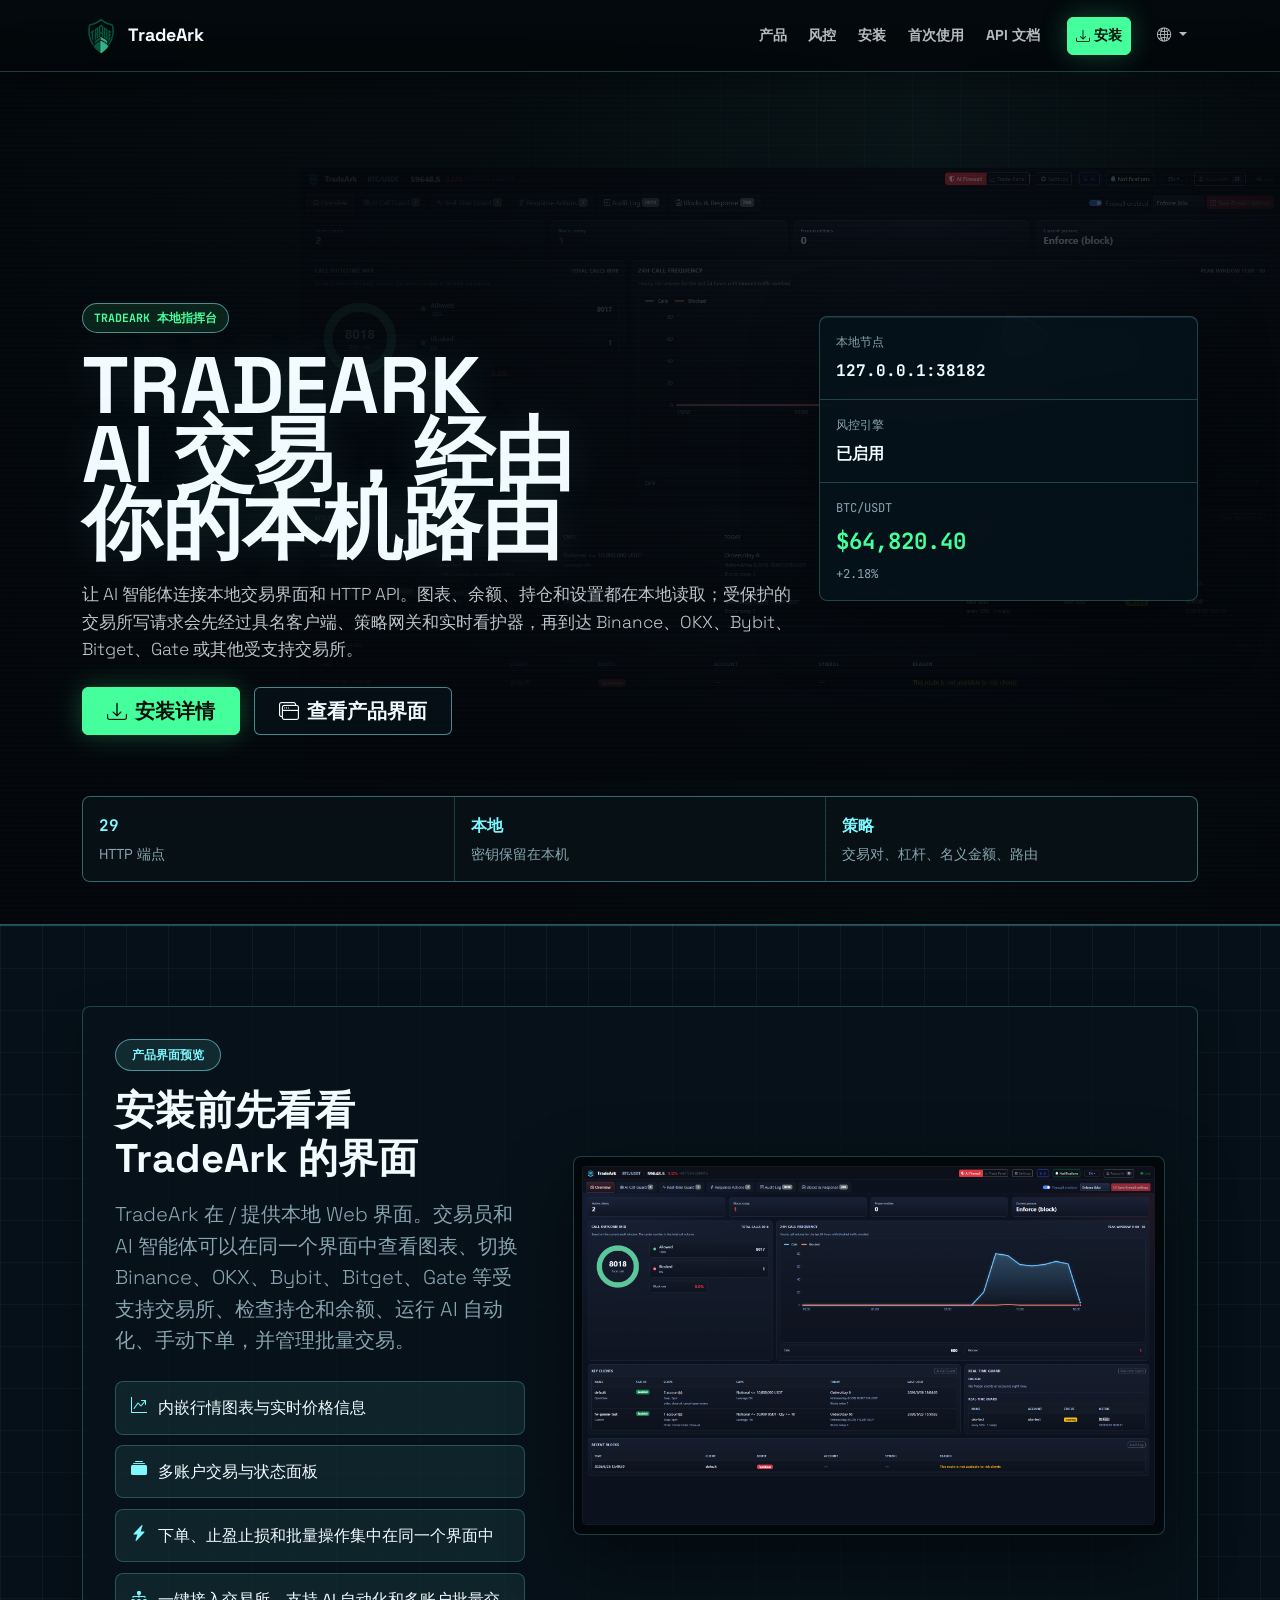
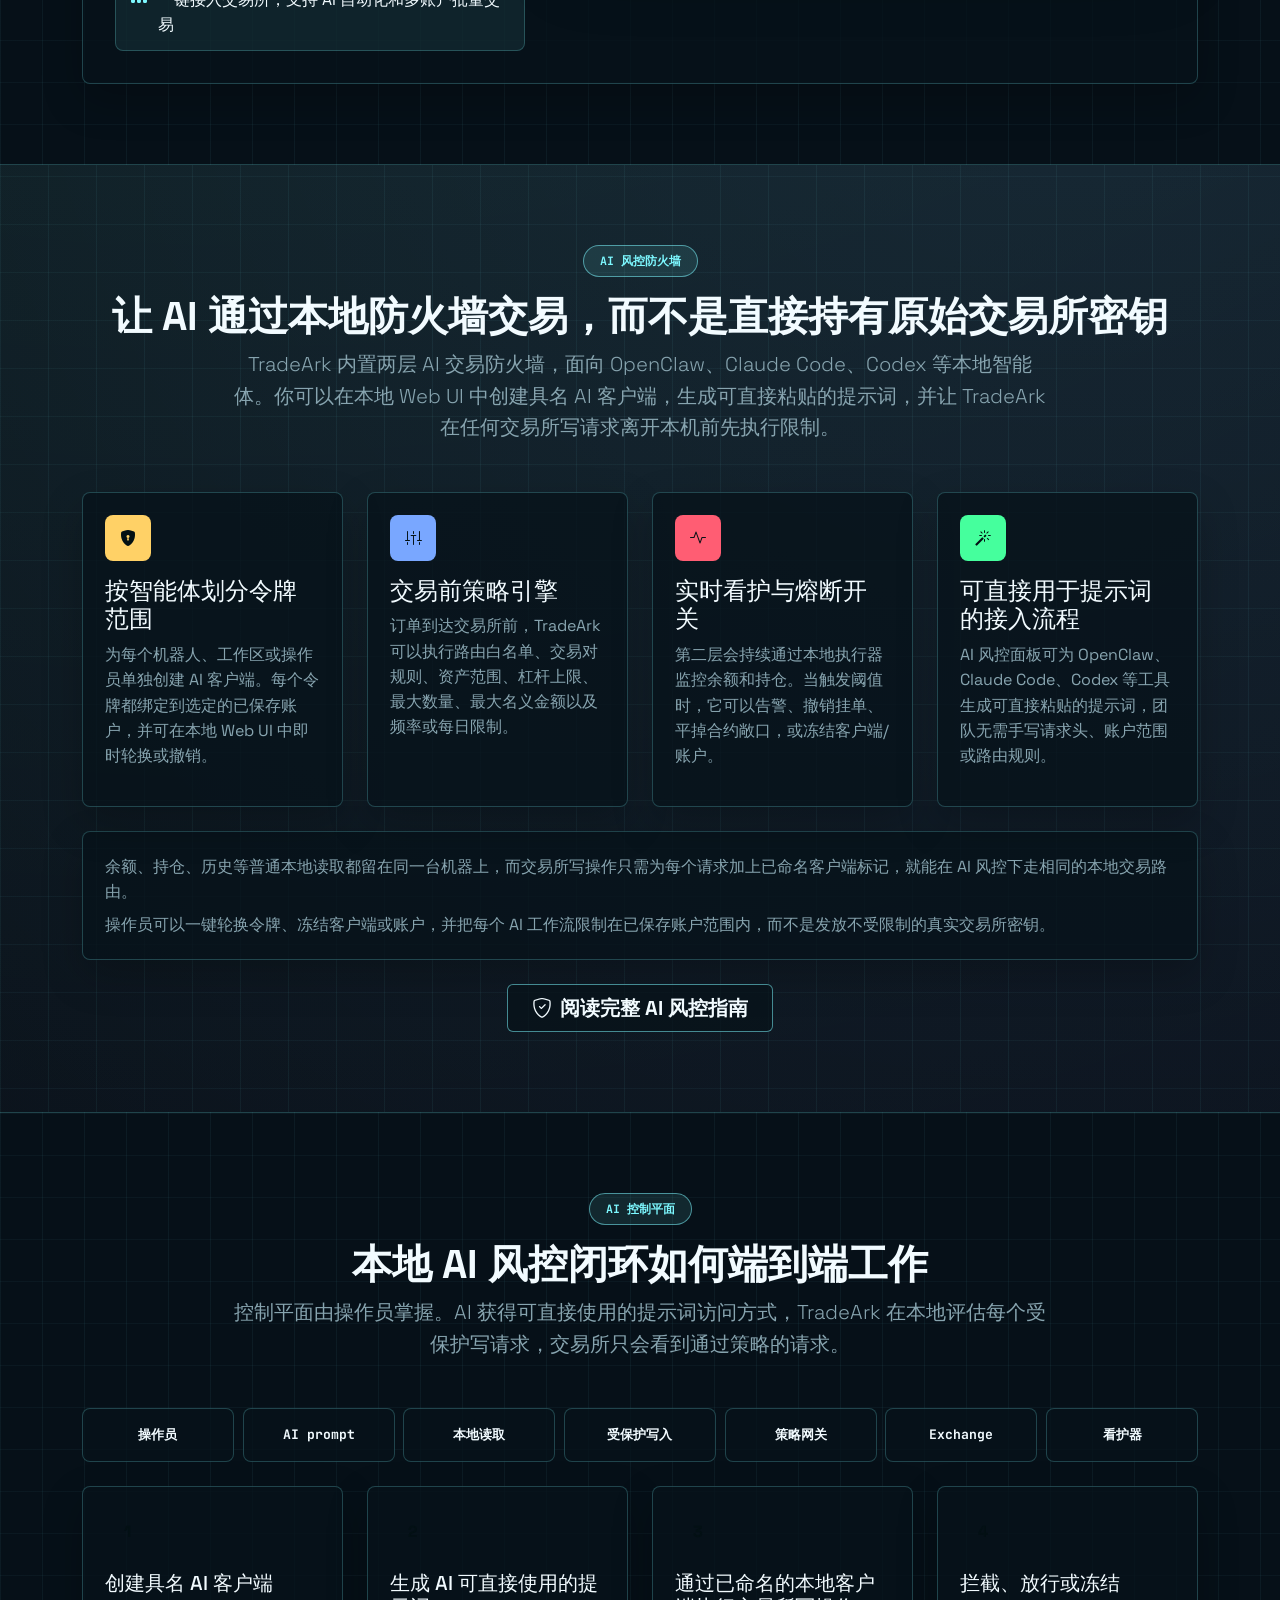
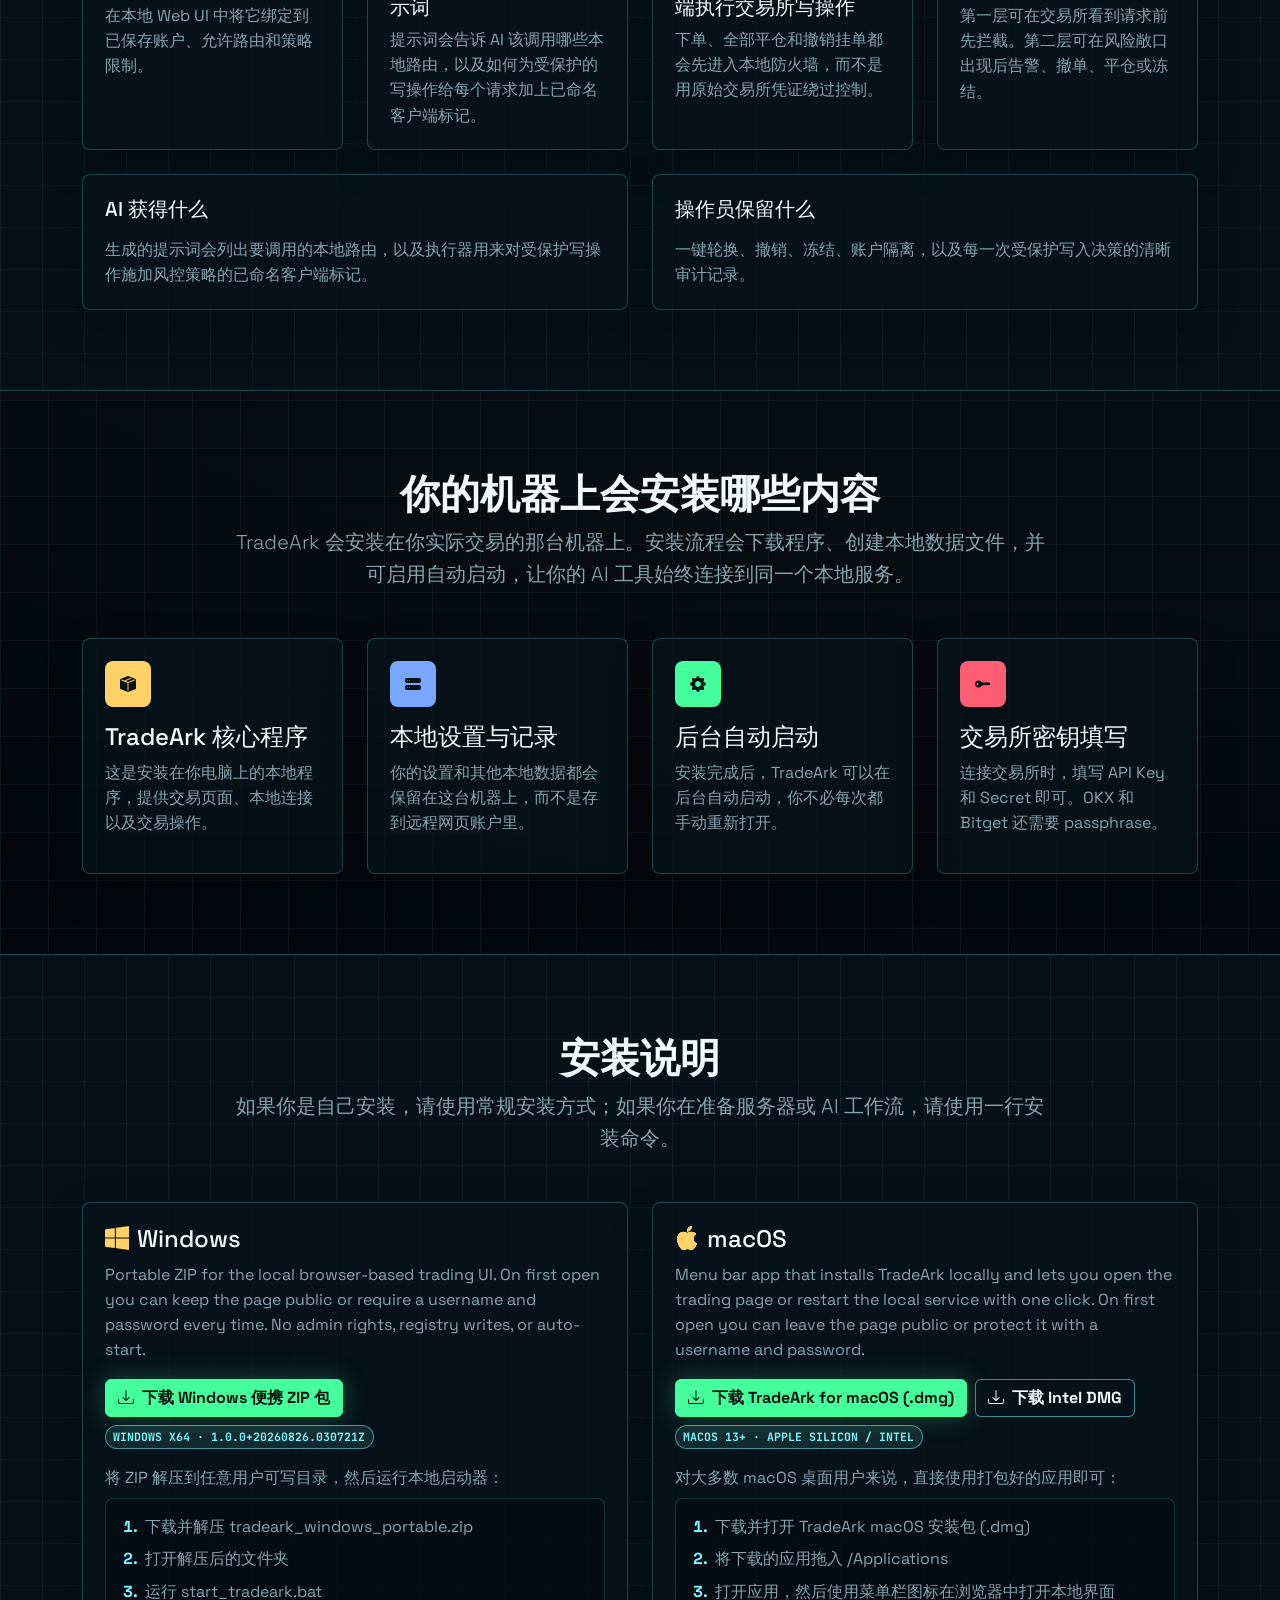
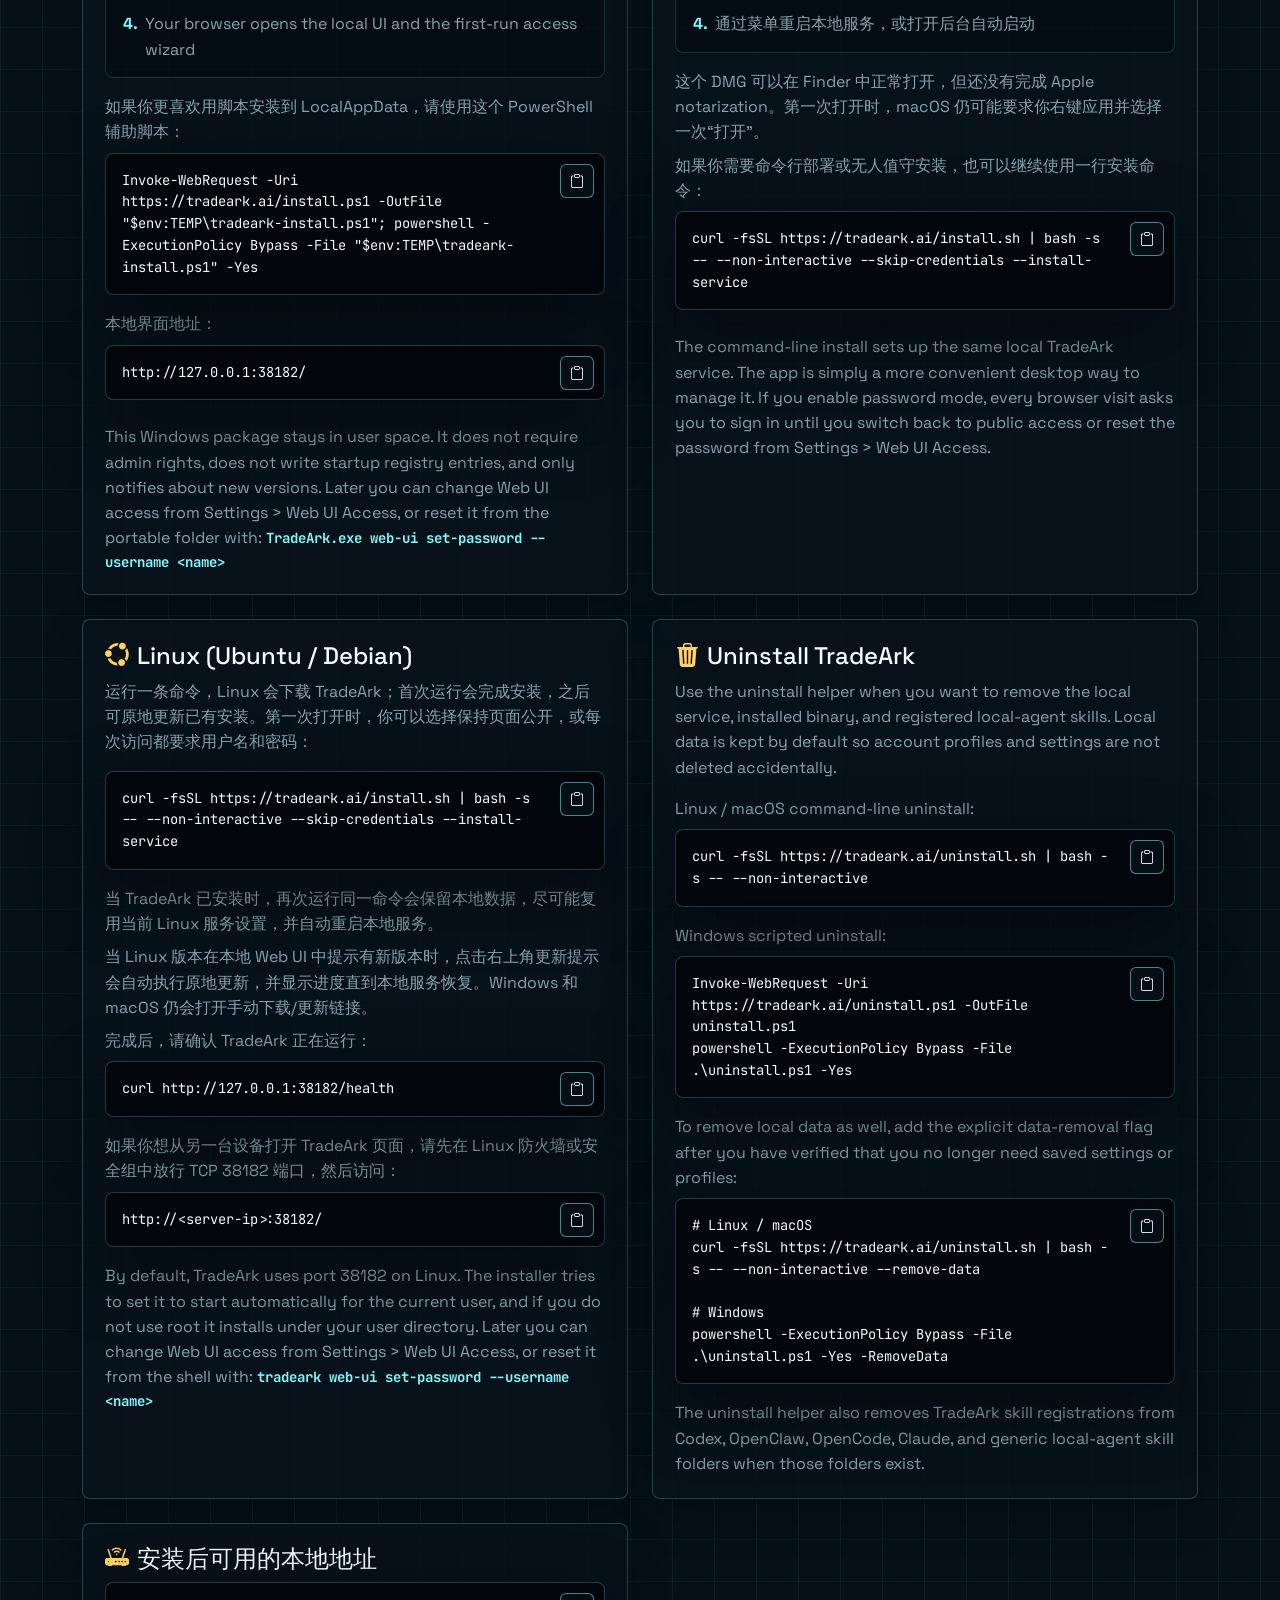
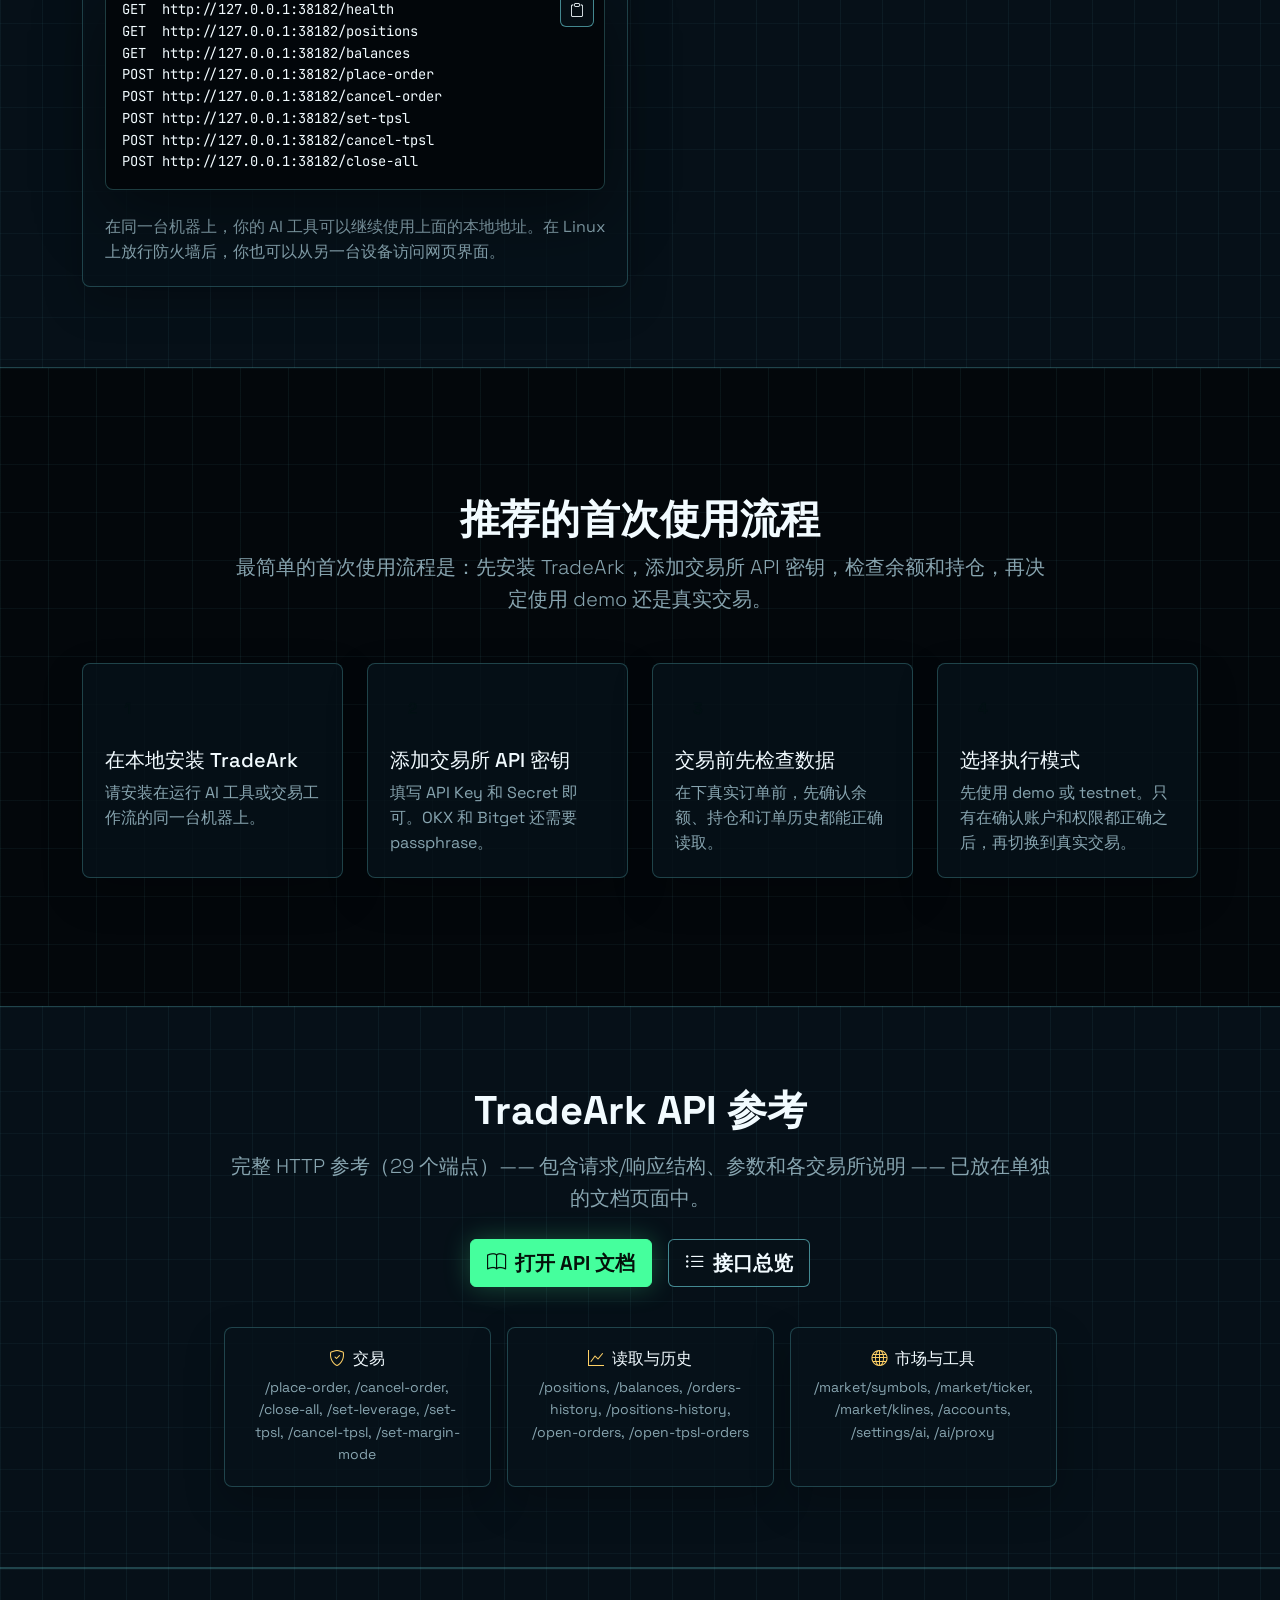
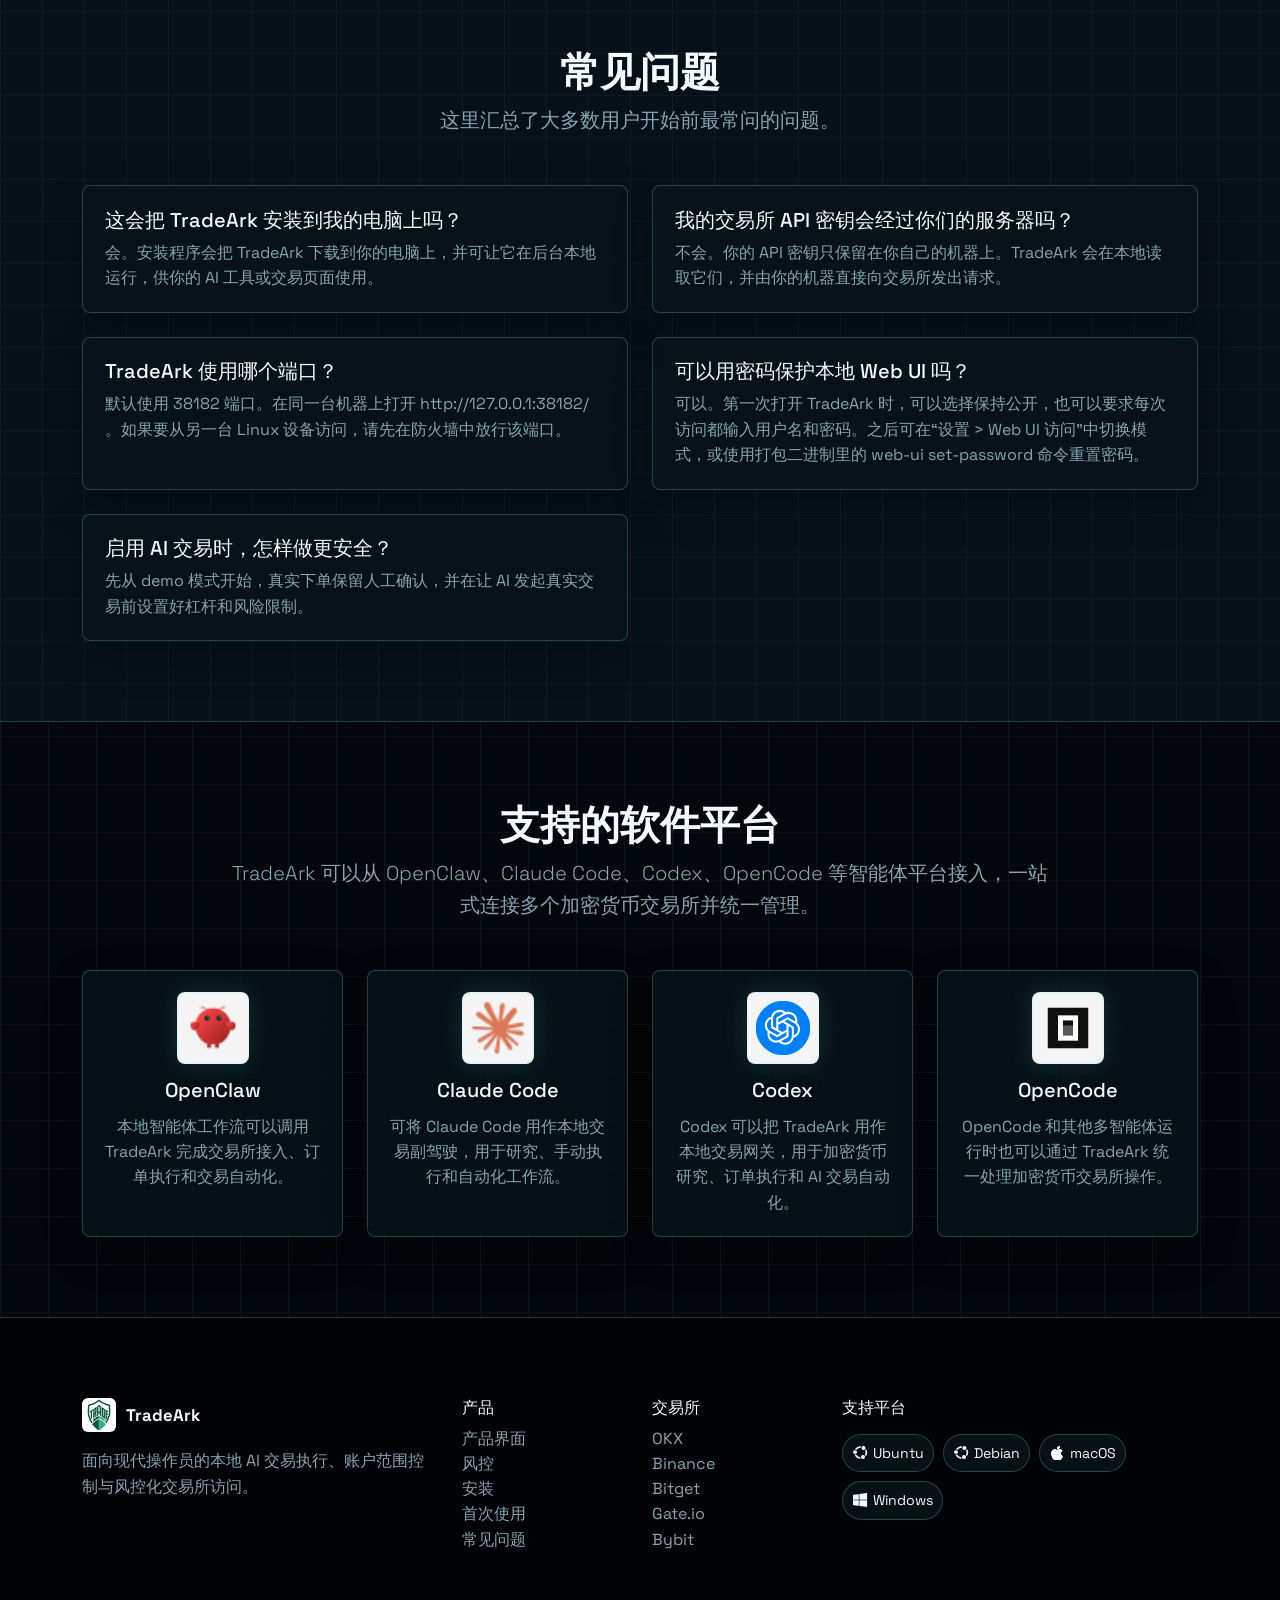
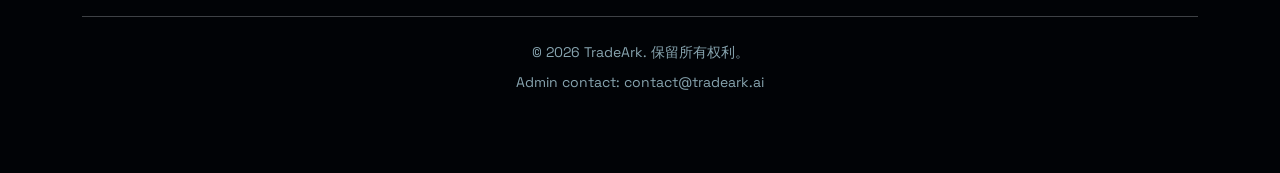
<file: zh-hans/index.html>
﻿﻿<!DOCTYPE html>
<html lang="zh_Hans" data-bs-theme="light">
<head>
    <meta charset="UTF-8">
    <meta name="viewport" content="width=device-width, initial-scale=1.0">
    <title>TradeArk - 本地智能体交易设置</title>
    <meta name="description" content="TradeArk is a local trading control room for AI agents, exchange execution, and risk-managed order routing.">
    <meta property="og:title" content="TradeArk">
    <meta property="og:description" content="Run AI trading through a local executor with account scope, policy checks, and operator control.">
    <meta property="og:type" content="website">
    <meta property="og:url" content="https://tradeark.ai/">
    <meta name="twitter:card" content="summary">
    <meta name="twitter:title" content="TradeArk">
    <meta name="twitter:description" content="Run AI trading through a local executor with account scope, policy checks, and operator control.">
    <link rel="canonical" href="https://tradeark.ai/">
    <link rel="icon" type="image/png" href="/static/img/tradeark_logo.png">
    
    <!-- Bootstrap 5 -->
    <link href="https://cdn.jsdelivr.net/npm/bootstrap@5.3.2/dist/css/bootstrap.min.css" rel="stylesheet">
    <!-- Bootstrap Icons -->
    <link href="https://cdn.jsdelivr.net/npm/bootstrap-icons@1.11.2/font/bootstrap-icons.css" rel="stylesheet">
    <!-- Google Fonts -->
    <link href="https://fonts.googleapis.com/css2?family=JetBrains+Mono:wght@500;700&family=Space+Grotesk:wght@400;500;600;700&display=swap" rel="stylesheet">
    <!-- Custom CSS -->
    <link href="/static/css/style.css?v=20260626-ops" rel="stylesheet">
    
</head>
<body>
    <!-- Navigation -->
    <nav class="navbar navbar-expand-lg fixed-top">
        <div class="container">
            <a class="navbar-brand d-flex align-items-center" href="/zh-hans/">
                <img src="/static/img/tradeark_logo.png" alt="TradeArk" height="36" class="me-2">
                <span class="fw-bold">TradeArk</span>
            </a>
            
            <button class="navbar-toggler" type="button" data-bs-toggle="collapse" data-bs-target="#navbarNav">
                <span class="navbar-toggler-icon"></span>
            </button>
            
            <div class="collapse navbar-collapse" id="navbarNav">
                <ul class="navbar-nav ms-auto align-items-center">
                    <li class="nav-item">
                        <a class="nav-link" href="/zh-hans/#product-ui">产品</a>
                    </li>
                    <li class="nav-item">
                        <a class="nav-link" href="/zh-hans/#ai-risk-control-home">风控</a>
                    </li>
                    <li class="nav-item">
                        <a class="nav-link" href="/zh-hans/#install">安装</a>
                    </li>
                    <li class="nav-item">
                        <a class="nav-link" href="/zh-hans/#flow">首次使用</a>
                    </li>
                    <li class="nav-item">
                        <a class="nav-link" href="https://docs.tradeark.ai/">API 文档</a>
                    </li>
                    <li class="nav-item ms-lg-3">
                        <a class="btn btn-sm btn-warning nav-cta" href="/zh-hans/#install">
                            <i class="bi bi-download me-1"></i>安装
                        </a>
                    </li>
                    
                    <!-- Language Dropdown -->
                    <li class="nav-item dropdown ms-3">
                        <a class="nav-link dropdown-toggle" href="#" role="button" data-bs-toggle="dropdown">
                            <i class="bi bi-globe2"></i>
                        </a>
                        <ul class="dropdown-menu dropdown-menu-end">
                            <li>
                                <a class="dropdown-item" href="/">English</a>
                            </li>
                            <li>
                                <a class="dropdown-item" href="/de/">Deutsch</a>
                            </li>
                            <li>
                                <a class="dropdown-item" href="/fr/">Français</a>
                            </li>
                            <li>
                                <a class="dropdown-item" href="/it/">Italiano</a>
                            </li>
                            <li>
                                <a class="dropdown-item" href="/ja/">日本語</a>
                            </li>
                            <li>
                                <a class="dropdown-item" href="/es/">Español</a>
                            </li>
                            <li>
                                <a class="dropdown-item" href="/pt/">Português</a>
                            </li>
                            <li>
                                <a class="dropdown-item active" href="/zh-hans/">简体中文</a>
                            </li>
                            <li>
                                <a class="dropdown-item" href="/zh-hant/">繁體中文</a>
                            </li>
                        </ul>
                    </li>
                </ul>
            </div>
        </div>
    </nav>

    <!-- Main Content -->
    <main>
<section class="hero-section trade-ops-hero">
    <div class="hero-screen" aria-hidden="true"></div>
    <div class="hero-scanline" aria-hidden="true"></div>
    <div class="container hero-command-layout">
        <div class="hero-copy">
            <span class="eyebrow">TradeArk 本地指挥台</span>
            <h1 class="display-4 fw-bold mb-4">
                <span class="hero-title-line">TradeArk</span>
                <span class="hero-title-line">AI 交易，经由你的本机路由</span>
            </h1>
            <p class="lead mb-4">让 AI 智能体连接本地交易界面和 HTTP API。图表、余额、持仓和设置都在本地读取；受保护的交易所写请求会先经过具名客户端、策略网关和实时看护器，再到达 Binance、OKX、Bybit、Bitget、Gate 或其他受支持交易所。</p>
            <div class="hero-actions">
                <a href="#install" class="btn btn-warning btn-lg px-4">
                    <i class="bi bi-download me-2"></i>安装详情
                </a>
                <a href="#product-ui" class="btn btn-outline-dark btn-lg px-4">
                    <i class="bi bi-window-stack me-2"></i>查看产品界面
                </a>
            </div>
        </div>
        <div class="hero-hud" aria-label="TradeArk 实时状态预览">
            <div class="hud-row">
                <span>本地节点</span>
                <strong>127.0.0.1:38182</strong>
            </div>
            <div class="hud-row">
                <span>风控引擎</span>
                <strong>已启用</strong>
            </div>
            <div class="hud-row hud-row-market">
                <span>BTC/USDT</span>
                <strong>$64,820.40</strong>
                <em>+2.18%</em>
            </div>
        </div>
        <div class="hero-command-strip">
            <div>
                <strong>29</strong>
                <span>HTTP 端点</span>
            </div>
            <div>
                <strong>本地</strong>
                <span>密钥保留在本机</span>
            </div>
            <div>
                <strong>策略</strong>
                <span>交易对、杠杆、名义金额、路由</span>
            </div>
        </div>
    </div>
</section>

<section id="product-ui" class="py-5 bg-dark-gradient">
    <div class="container">
        <div class="skill-spotlight ui-showcase">
            <div class="row align-items-center g-4 g-lg-5">
                <div class="col-lg-5">
                    <span class="badge bg-warning text-dark mb-3 px-3 py-2">产品界面预览</span>
                    <h2 class="display-6 fw-bold mb-3">安装前先看看 TradeArk 的界面</h2>
                    <p class="lead text-muted mb-4">TradeArk 在 / 提供本地 Web 界面。交易员和 AI 智能体可以在同一个界面中查看图表、切换 Binance、OKX、Bybit、Bitget、Gate 等受支持交易所、检查持仓和余额、运行 AI 自动化、手动下单，并管理批量交易。</p>
                    <div class="ui-showcase-metrics">
                        <div class="ui-showcase-chip">
                            <i class="bi bi-graph-up-arrow"></i>
                            <span>内嵌行情图表与实时价格信息</span>
                        </div>
                        <div class="ui-showcase-chip">
                            <i class="bi bi-collection-fill"></i>
                            <span>多账户交易与状态面板</span>
                        </div>
                        <div class="ui-showcase-chip">
                            <i class="bi bi-lightning-charge-fill"></i>
                            <span>下单、止盈止损和批量操作集中在同一个界面中</span>
                        </div>
                        <div class="ui-showcase-chip">
                            <i class="bi bi-diagram-3-fill"></i>
                            <span>一键接入交易所，支持 AI 自动化和多账户批量交易</span>
                        </div>
                    </div>
                </div>
                <div class="col-lg-7">
                    <div class="ui-showcase-frame">
                        <img
                            src="/static/img/tradeark-firewall-home.png"
                            alt="TradeArk 交易界面截图"
                            class="img-fluid ui-showcase-image"
                            loading="lazy"
                        >
                    </div>
                </div>
            </div>
        </div>
    </div>
</section>

<section id="ai-risk-control-home" class="py-5">
    <div class="container">
        <div class="text-center mb-5">
            <span class="badge bg-warning text-dark mb-3 px-3 py-2">AI 风控防火墙</span>
            <h2 class="display-6 fw-bold">让 AI 通过本地防火墙交易，而不是直接持有原始交易所密钥</h2>
            <p class="lead text-muted section-lead">TradeArk 内置两层 AI 交易防火墙，面向 OpenClaw、Claude Code、Codex 等本地智能体。你可以在本地 Web UI 中创建具名 AI 客户端，生成可直接粘贴的提示词，并让 TradeArk 在任何交易所写请求离开本机前先执行限制。</p>
        </div>
        <div class="row g-4">
            <div class="col-md-6 col-xl-3">
                <div class="feature-card h-100">
                    <div class="feature-icon bg-gradient-warning">
                        <i class="bi bi-shield-lock-fill"></i>
                    </div>
                    <h4>按智能体划分令牌范围</h4>
                    <p class="text-muted">为每个机器人、工作区或操作员单独创建 AI 客户端。每个令牌都绑定到选定的已保存账户，并可在本地 Web UI 中即时轮换或撤销。</p>
                </div>
            </div>
            <div class="col-md-6 col-xl-3">
                <div class="feature-card h-100">
                    <div class="feature-icon bg-gradient-info">
                        <i class="bi bi-sliders2-vertical"></i>
                    </div>
                    <h4>交易前策略引擎</h4>
                    <p class="text-muted">订单到达交易所前，TradeArk 可以执行路由白名单、交易对规则、资产范围、杠杆上限、最大数量、最大名义金额以及频率或每日限制。</p>
                </div>
            </div>
            <div class="col-md-6 col-xl-3">
                <div class="feature-card h-100">
                    <div class="feature-icon bg-gradient-danger">
                        <i class="bi bi-activity"></i>
                    </div>
                    <h4>实时看护与熔断开关</h4>
                    <p class="text-muted">第二层会持续通过本地执行器监控余额和持仓。当触发阈值时，它可以告警、撤销挂单、平掉合约敞口，或冻结客户端/账户。</p>
                </div>
            </div>
            <div class="col-md-6 col-xl-3">
                <div class="feature-card h-100">
                    <div class="feature-icon bg-gradient-success">
                        <i class="bi bi-magic"></i>
                    </div>
                    <h4>可直接用于提示词的接入流程</h4>
                    <p class="text-muted">AI 风控面板可为 OpenClaw、Claude Code、Codex 等工具生成可直接粘贴的提示词，团队无需手写请求头、账户范围或路由规则。</p>
                </div>
            </div>
        </div>
        <div class="doc-note mt-4">
            <p class="text-muted mb-2">余额、持仓、历史等普通本地读取都留在同一台机器上，而交易所写操作只需为每个请求加上已命名客户端标记，就能在 AI 风控下走相同的本地交易路由。</p>
            <p class="text-muted mb-0">操作员可以一键轮换令牌、冻结客户端或账户，并把每个 AI 工作流限制在已保存账户范围内，而不是发放不受限制的真实交易所密钥。</p>
        </div>
        <div class="text-center mt-4">
            <a href="https://docs.tradeark.ai/#ai-risk-control" class="btn btn-outline-warning btn-lg px-4">
                <i class="bi bi-shield-check me-2"></i>阅读完整 AI 风控指南
            </a>
        </div>
    </div>
</section>

<section id="ai-risk-workflow" class="py-5 bg-dark-gradient">
    <div class="container">
        <div class="text-center mb-5">
            <span class="badge bg-warning text-dark mb-3 px-3 py-2">AI 控制平面</span>
            <h2 class="display-6 fw-bold">本地 AI 风控闭环如何端到端工作</h2>
            <p class="lead text-muted section-lead">控制平面由操作员掌握。AI 获得可直接使用的提示词访问方式，TradeArk 在本地评估每个受保护写请求，交易所只会看到通过策略的请求。</p>
        </div>
        <div class="risk-flow-track mb-4">
            <span class="risk-flow-node">操作员</span>
            <span class="risk-flow-arrow" aria-hidden="true">-&gt;</span>
            <span class="risk-flow-node">AI prompt</span>
            <span class="risk-flow-arrow" aria-hidden="true">-&gt;</span>
            <span class="risk-flow-node">本地读取</span>
            <span class="risk-flow-arrow" aria-hidden="true">-&gt;</span>
            <span class="risk-flow-node">受保护写入</span>
            <span class="risk-flow-arrow" aria-hidden="true">-&gt;</span>
            <span class="risk-flow-node">策略网关</span>
            <span class="risk-flow-arrow" aria-hidden="true">-&gt;</span>
            <span class="risk-flow-node">Exchange</span>
            <span class="risk-flow-arrow" aria-hidden="true">-&gt;</span>
            <span class="risk-flow-node">看护器</span>
        </div>
        <div class="row g-4 mb-4">
            <div class="col-md-6 col-xl-3">
                <div class="step-card h-100">
                    <div class="risk-step-badge mb-3">1</div>
                    <h5>创建具名 AI 客户端</h5>
                    <p class="text-muted mb-0">在本地 Web UI 中将它绑定到已保存账户、允许路由和策略限制。</p>
                </div>
            </div>
            <div class="col-md-6 col-xl-3">
                <div class="step-card h-100">
                    <div class="risk-step-badge mb-3">2</div>
                    <h5>生成 AI 可直接使用的提示词</h5>
                    <p class="text-muted mb-0">提示词会告诉 AI 该调用哪些本地路由，以及如何为受保护的写操作给每个请求加上已命名客户端标记。</p>
                </div>
            </div>
            <div class="col-md-6 col-xl-3">
                <div class="step-card h-100">
                    <div class="risk-step-badge mb-3">3</div>
                    <h5>通过已命名的本地客户端执行交易所写操作</h5>
                    <p class="text-muted mb-0">下单、全部平仓和撤销挂单都会先进入本地防火墙，而不是用原始交易所凭证绕过控制。</p>
                </div>
            </div>
            <div class="col-md-6 col-xl-3">
                <div class="step-card h-100">
                    <div class="risk-step-badge mb-3">4</div>
                    <h5>拦截、放行或冻结</h5>
                    <p class="text-muted mb-0">第一层可在交易所看到请求前先拦截。第二层可在风险敞口出现后告警、撤单、平仓或冻结。</p>
                </div>
            </div>
        </div>
        <div class="row g-4">
            <div class="col-lg-6">
                <div class="doc-note h-100">
                    <h5 class="mb-3">AI 获得什么</h5>
                    <p class="text-muted mb-0">生成的提示词会列出要调用的本地路由，以及执行器用来对受保护写操作施加风控策略的已命名客户端标记。</p>
                </div>
            </div>
            <div class="col-lg-6">
                <div class="doc-note h-100">
                    <h5 class="mb-3">操作员保留什么</h5>
                    <p class="text-muted mb-0">一键轮换、撤销、冻结、账户隔离，以及每一次受保护写入决策的清晰审计记录。</p>
                </div>
            </div>
        </div>
    </div>
</section>

<section id="overview" class="py-5">
    <div class="container">
        <div class="text-center mb-5">
            <h2 class="display-6 fw-bold">你的机器上会安装哪些内容</h2>
            <p class="lead text-muted section-lead">TradeArk 会安装在你实际交易的那台机器上。安装流程会下载程序、创建本地数据文件，并可启用自动启动，让你的 AI 工具始终连接到同一个本地服务。</p>
        </div>
        <div class="row g-4">
            <div class="col-md-6 col-xl-3">
                <div class="feature-card h-100">
                    <div class="feature-icon bg-gradient-warning">
                        <i class="bi bi-box-seam-fill"></i>
                    </div>
                    <h4>TradeArk 核心程序</h4>
                    <p class="text-muted">这是安装在你电脑上的本地程序，提供交易页面、本地连接以及交易操作。</p>
                </div>
            </div>
            <div class="col-md-6 col-xl-3">
                <div class="feature-card h-100">
                    <div class="feature-icon bg-gradient-info">
                        <i class="bi bi-hdd-stack-fill"></i>
                    </div>
                    <h4>本地设置与记录</h4>
                    <p class="text-muted">你的设置和其他本地数据都会保留在这台机器上，而不是存到远程网页账户里。</p>
                </div>
            </div>
            <div class="col-md-6 col-xl-3">
                <div class="feature-card h-100">
                    <div class="feature-icon bg-gradient-success">
                        <i class="bi bi-gear-fill"></i>
                    </div>
                    <h4>后台自动启动</h4>
                    <p class="text-muted">安装完成后，TradeArk 可以在后台自动启动，你不必每次都手动重新打开。</p>
                </div>
            </div>
            <div class="col-md-6 col-xl-3">
                <div class="feature-card h-100">
                    <div class="feature-icon bg-gradient-danger">
                        <i class="bi bi-key-fill"></i>
                    </div>
                    <h4>交易所密钥填写</h4>
                    <p class="text-muted">连接交易所时，填写 API Key 和 Secret 即可。OKX 和 Bitget 还需要 passphrase。</p>
                </div>
            </div>
        </div>
    </div>
</section>

<section id="install" class="py-5 bg-dark-gradient">
    <div class="container">
        <div class="text-center mb-5">
            <h2 class="display-6 fw-bold">安装说明</h2>
            <p class="lead text-muted section-lead">如果你是自己安装，请使用常规安装方式；如果你在准备服务器或 AI 工作流，请使用一行安装命令。</p>
        </div>
        <div class="row g-4">
            <div class="col-lg-6">
                <div class="install-platform-card h-100">
                    <h4><i class="bi bi-windows text-warning me-2"></i>Windows</h4>
                    <p class="text-muted">Portable ZIP for the local browser-based trading UI. On first open you can keep the page public or require a username and password every time. No admin rights, registry writes, or auto-start.</p>
                    <div class="d-flex gap-2 flex-wrap mb-3">
                        <a href="https://tradeark.ai/releases/latest/tradeark_windows_portable.zip" class="btn btn-warning"><i class="bi bi-download me-2"></i>下载 Windows 便携 ZIP 包</a>
                        <span class="badge bg-secondary align-self-center">Windows x64 · 1.0.0+20260826.030721Z</span>
                    </div>
                    <p class="text-muted mb-2">将 ZIP 解压到任意用户可写目录，然后运行本地启动器：</p>
                    <ol class="install-steps-list mb-3">
                        <li>下载并解压 tradeark_windows_portable.zip</li>
                        <li>打开解压后的文件夹</li>
                        <li>运行 start_tradeark.bat</li>
                        <li>Your browser opens the local UI and the first-run access wizard</li>
                    </ol>
                    <p class="text-muted mb-2">如果你更喜欢用脚本安装到 LocalAppData，请使用这个 PowerShell 辅助脚本：</p>
                    <div class="code-block mb-3 position-relative command-copy-block">
                        <pre class="mb-0 guide-code">Invoke-WebRequest -Uri https://tradeark.ai/install.ps1 -OutFile "$env:TEMP\tradeark-install.ps1"; powershell -ExecutionPolicy Bypass -File "$env:TEMP\tradeark-install.ps1" -Yes</pre>
                        <button type="button" class="btn btn-sm btn-outline-warning copy-btn" title="Copy" aria-label="Copy" onclick="copyCodeBlock(this)">
                            <i class="bi bi-clipboard"></i>
                        </button>
                    </div>
                    <p class="text-muted mb-2">本地界面地址：</p>
                    <div class="code-block mb-4 position-relative command-copy-block">
                        <pre class="mb-0 guide-code">http://127.0.0.1:38182/</pre>
                        <button type="button" class="btn btn-sm btn-outline-warning copy-btn" title="Copy" aria-label="Copy" onclick="copyCodeBlock(this)">
                            <i class="bi bi-clipboard"></i>
                        </button>
                    </div>
                    <p class="text-muted mb-0">This Windows package stays in user space. It does not require admin rights, does not write startup registry entries, and only notifies about new versions. Later you can change Web UI access from Settings &gt; Web UI Access, or reset it from the portable folder with: <code>TradeArk.exe web-ui set-password --username &lt;name&gt;</code></p>
                </div>
            </div>
            <div class="col-lg-6">
                <div class="install-platform-card h-100">
                    <h4><i class="bi bi-apple text-warning me-2"></i>macOS</h4>
                    <p class="text-muted">Menu bar app that installs TradeArk locally and lets you open the trading page or restart the local service with one click. On first open you can leave the page public or protect it with a username and password.</p>
                    <div class="d-flex gap-2 flex-wrap mb-3">
                        <a href="https://tradeark.ai/releases/latest/signal_executor_darwin_arm64.dmg" class="btn btn-warning"><i class="bi bi-download me-2"></i>下载 TradeArk for macOS (.dmg)</a>
                        <a href="https://tradeark.ai/releases/latest/signal_executor_darwin_amd64.dmg" class="btn btn-outline-light"><i class="bi bi-download me-2"></i>下载 Intel DMG</a>
                        <span class="badge bg-secondary align-self-center">macOS 13+ · Apple Silicon / Intel</span>
                    </div>
                    <p class="text-muted mb-2">对大多数 macOS 桌面用户来说，直接使用打包好的应用即可：</p>
                    <ol class="install-steps-list mb-3">
                        <li>下载并打开 TradeArk macOS 安装包 (.dmg)</li>
                        <li>将下载的应用拖入 /Applications</li>
                        <li>打开应用，然后使用菜单栏图标在浏览器中打开本地界面</li>
                        <li>通过菜单重启本地服务，或打开后台自动启动</li>
                    </ol>
                    <p class="text-muted mb-2">这个 DMG 可以在 Finder 中正常打开，但还没有完成 Apple notarization。第一次打开时，macOS 仍可能要求你右键应用并选择一次“打开”。</p>
                    <p class="text-muted mb-2">如果你需要命令行部署或无人值守安装，也可以继续使用一行安装命令：</p>
                    <div class="code-block mb-4 position-relative command-copy-block">
                        <pre class="mb-0 guide-code">curl -fsSL https://tradeark.ai/install.sh | bash -s -- --non-interactive --skip-credentials --install-service</pre>
                        <button type="button" class="btn btn-sm btn-outline-warning copy-btn" title="Copy" aria-label="Copy" onclick="copyCodeBlock(this)">
                            <i class="bi bi-clipboard"></i>
                        </button>
                    </div>
                    <p class="text-muted mb-0">The command-line install sets up the same local TradeArk service. The app is simply a more convenient desktop way to manage it. If you enable password mode, every browser visit asks you to sign in until you switch back to public access or reset the password from Settings &gt; Web UI Access.</p>
                </div>
            </div>
            <div class="col-lg-6">
                <div class="install-platform-card h-100">
                    <h4><i class="bi bi-ubuntu text-warning me-2"></i>Linux (Ubuntu / Debian)</h4>
                    <p class="text-muted">运行一条命令，Linux 会下载 TradeArk；首次运行会完成安装，之后可原地更新已有安装。第一次打开时，你可以选择保持页面公开，或每次访问都要求用户名和密码：</p>
                    <div class="code-block mb-3 position-relative command-copy-block">
                        <pre class="mb-0 guide-code">curl -fsSL https://tradeark.ai/install.sh | bash -s -- --non-interactive --skip-credentials --install-service</pre>
                        <button type="button" class="btn btn-sm btn-outline-warning copy-btn" title="Copy" aria-label="Copy" onclick="copyCodeBlock(this)">
                            <i class="bi bi-clipboard"></i>
                        </button>
                    </div>
                    <p class="text-muted mb-2">当 TradeArk 已安装时，再次运行同一命令会保留本地数据，尽可能复用当前 Linux 服务设置，并自动重启本地服务。</p>
                    <p class="text-muted mb-2">当 Linux 版本在本地 Web UI 中提示有新版本时，点击右上角更新提示会自动执行原地更新，并显示进度直到本地服务恢复。Windows 和 macOS 仍会打开手动下载/更新链接。</p>
                    <p class="text-muted mb-2">完成后，请确认 TradeArk 正在运行：</p>
                    <div class="code-block mb-3 position-relative command-copy-block">
                        <pre class="mb-0 guide-code">curl http://127.0.0.1:38182/health</pre>
                        <button type="button" class="btn btn-sm btn-outline-warning copy-btn" title="Copy" aria-label="Copy" onclick="copyCodeBlock(this)">
                            <i class="bi bi-clipboard"></i>
                        </button>
                    </div>
                    <p class="text-muted mb-2">如果你想从另一台设备打开 TradeArk 页面，请先在 Linux 防火墙或安全组中放行 TCP 38182 端口，然后访问：</p>
                    <div class="code-block mb-3 position-relative command-copy-block">
                        <pre class="mb-0 guide-code">http://&lt;server-ip&gt;:38182/</pre>
                        <button type="button" class="btn btn-sm btn-outline-warning copy-btn" title="Copy" aria-label="Copy" onclick="copyCodeBlock(this)">
                            <i class="bi bi-clipboard"></i>
                        </button>
                    </div>
                    <p class="text-muted mb-0">By default, TradeArk uses port 38182 on Linux. The installer tries to set it to start automatically for the current user, and if you do not use root it installs under your user directory. Later you can change Web UI access from Settings &gt; Web UI Access, or reset it from the shell with: <code>tradeark web-ui set-password --username &lt;name&gt;</code></p>
                </div>
            </div>
            <div class="col-lg-6">
                <div class="install-platform-card h-100">
                    <h4><i class="bi bi-trash3-fill text-warning me-2"></i>Uninstall TradeArk</h4>
                    <p class="text-muted">Use the uninstall helper when you want to remove the local service, installed binary, and registered local-agent skills. Local data is kept by default so account profiles and settings are not deleted accidentally.</p>
                    <p class="text-muted mb-2">Linux / macOS command-line uninstall:</p>
                    <div class="code-block mb-3 position-relative command-copy-block">
                        <pre class="mb-0 guide-code">curl -fsSL https://tradeark.ai/uninstall.sh | bash -s -- --non-interactive</pre>
                        <button type="button" class="btn btn-sm btn-outline-warning copy-btn" title="Copy" aria-label="Copy" onclick="copyCodeBlock(this)">
                            <i class="bi bi-clipboard"></i>
                        </button>
                    </div>
                    <p class="text-muted mb-2">Windows scripted uninstall:</p>
                    <div class="code-block mb-3 position-relative command-copy-block">
                        <pre class="mb-0 guide-code">Invoke-WebRequest -Uri https://tradeark.ai/uninstall.ps1 -OutFile uninstall.ps1
powershell -ExecutionPolicy Bypass -File .\uninstall.ps1 -Yes</pre>
                        <button type="button" class="btn btn-sm btn-outline-warning copy-btn" title="Copy" aria-label="Copy" onclick="copyCodeBlock(this)">
                            <i class="bi bi-clipboard"></i>
                        </button>
                    </div>
                    <p class="text-muted mb-2">To remove local data as well, add the explicit data-removal flag after you have verified that you no longer need saved settings or profiles:</p>
                    <div class="code-block mb-3 position-relative command-copy-block">
                        <pre class="mb-0 guide-code"># Linux / macOS
curl -fsSL https://tradeark.ai/uninstall.sh | bash -s -- --non-interactive --remove-data

# Windows
powershell -ExecutionPolicy Bypass -File .\uninstall.ps1 -Yes -RemoveData</pre>
                        <button type="button" class="btn btn-sm btn-outline-warning copy-btn" title="Copy" aria-label="Copy" onclick="copyCodeBlock(this)">
                            <i class="bi bi-clipboard"></i>
                        </button>
                    </div>
                    <p class="text-muted mb-0">The uninstall helper also removes TradeArk skill registrations from Codex, OpenClaw, OpenCode, Claude, and generic local-agent skill folders when those folders exist.</p>
                </div>
            </div>
            <div class="col-lg-6">
                <div class="install-platform-card h-100">
                    <h4><i class="bi bi-router-fill text-warning me-2"></i>安装后可用的本地地址</h4>
                    <div class="code-block mb-4 position-relative command-copy-block">
                        <pre class="mb-0 guide-code">GET  http://127.0.0.1:38182/health
GET  http://127.0.0.1:38182/positions
GET  http://127.0.0.1:38182/balances
POST http://127.0.0.1:38182/place-order
POST http://127.0.0.1:38182/cancel-order
POST http://127.0.0.1:38182/set-tpsl
POST http://127.0.0.1:38182/cancel-tpsl
POST http://127.0.0.1:38182/close-all</pre>
                        <button type="button" class="btn btn-sm btn-outline-warning copy-btn" title="Copy" aria-label="Copy" onclick="copyCodeBlock(this)">
                            <i class="bi bi-clipboard"></i>
                        </button>
                    </div>
                    <p class="text-muted mb-0">在同一台机器上，你的 AI 工具可以继续使用上面的本地地址。在 Linux 上放行防火墙后，你也可以从另一台设备访问网页界面。</p>
                </div>
            </div>
        </div>
    </div>
</section>

<section id="flow" class="py-5 my-5">
    <div class="container">
        <div class="text-center mb-5">
            <h2 class="display-6 fw-bold">推荐的首次使用流程</h2>
            <p class="lead text-muted section-lead">最简单的首次使用流程是：先安装 TradeArk，添加交易所 API 密钥，检查余额和持仓，再决定使用 demo 还是真实交易。</p>
        </div>
        <div class="row g-4">
            <div class="col-md-6 col-xl-3">
                <div class="step-card h-100">
                    <div class="step-number">1</div>
                    <h5>在本地安装 TradeArk</h5>
                    <p class="text-muted">请安装在运行 AI 工具或交易工作流的同一台机器上。</p>
                </div>
            </div>
            <div class="col-md-6 col-xl-3">
                <div class="step-card h-100">
                    <div class="step-number">2</div>
                    <h5>添加交易所 API 密钥</h5>
                    <p class="text-muted">填写 API Key 和 Secret 即可。OKX 和 Bitget 还需要 passphrase。</p>
                </div>
            </div>
            <div class="col-md-6 col-xl-3">
                <div class="step-card h-100">
                    <div class="step-number">3</div>
                    <h5>交易前先检查数据</h5>
                    <p class="text-muted">在下真实订单前，先确认余额、持仓和订单历史都能正确读取。</p>
                </div>
            </div>
            <div class="col-md-6 col-xl-3">
                <div class="step-card h-100">
                    <div class="step-number">4</div>
                    <h5>选择执行模式</h5>
                    <p class="text-muted">先使用 demo 或 testnet。只有在确认账户和权限都正确之后，再切换到真实交易。</p>
                </div>
            </div>
        </div>
    </div>
</section>

<section id="api-reference" class="py-5 bg-dark-gradient">
    <div class="container">
        <div class="text-center">
            <h2 class="display-6 fw-bold">TradeArk API 参考</h2>
            <p class="lead text-muted section-lead mt-3">完整 HTTP 参考（29 个端点）—— 包含请求/响应结构、参数和各交易所说明 —— 已放在单独的文档页面中。</p>
            <div class="d-flex gap-3 justify-content-center flex-wrap mt-4">
                <a href="https://docs.tradeark.ai/" class="btn btn-warning btn-lg"><i class="bi bi-book me-2"></i>打开 API 文档</a>
                <a href="https://docs.tradeark.ai/#api-reference" class="btn btn-outline-light btn-lg"><i class="bi bi-list-ul me-2"></i>接口总览</a>
            </div>
            <div class="row g-3 justify-content-center mt-4">
                <div class="col-md-4 col-lg-3">
                    <div class="step-card h-100">
                        <h6 class="mb-2"><i class="bi bi-shield-check text-warning me-2"></i>交易</h6>
                        <p class="text-muted small mb-0">/place-order, /cancel-order, /close-all, /set-leverage, /set-tpsl, /cancel-tpsl, /set-margin-mode</p>
                    </div>
                </div>
                <div class="col-md-4 col-lg-3">
                    <div class="step-card h-100">
                        <h6 class="mb-2"><i class="bi bi-graph-up text-warning me-2"></i>读取与历史</h6>
                        <p class="text-muted small mb-0">/positions, /balances, /orders-history, /positions-history, /open-orders, /open-tpsl-orders</p>
                    </div>
                </div>
                <div class="col-md-4 col-lg-3">
                    <div class="step-card h-100">
                        <h6 class="mb-2"><i class="bi bi-globe text-warning me-2"></i>市场与工具</h6>
                        <p class="text-muted small mb-0">/market/symbols, /market/ticker, /market/klines, /accounts, /settings/ai, /ai/proxy</p>
                    </div>
                </div>
            </div>
        </div>
    </div>
</section>

<section id="faq" class="py-5 bg-dark-gradient">
    <div class="container">
        <div class="text-center mb-5">
            <h2 class="display-6 fw-bold">常见问题</h2>
            <p class="lead text-muted section-lead">这里汇总了大多数用户开始前最常问的问题。</p>
        </div>
        <div class="row g-4">
            <div class="col-lg-6">
                <div class="faq-card h-100">
                    <h5>这会把 TradeArk 安装到我的电脑上吗？</h5>
                    <p class="text-muted">会。安装程序会把 TradeArk 下载到你的电脑上，并可让它在后台本地运行，供你的 AI 工具或交易页面使用。</p>
                </div>
            </div>
            <div class="col-lg-6">
                <div class="faq-card h-100">
                    <h5>我的交易所 API 密钥会经过你们的服务器吗？</h5>
                    <p class="text-muted">不会。你的 API 密钥只保留在你自己的机器上。TradeArk 会在本地读取它们，并由你的机器直接向交易所发出请求。</p>
                </div>
            </div>
            <div class="col-lg-6">
                <div class="faq-card h-100">
                    <h5>TradeArk 使用哪个端口？</h5>
                    <p class="text-muted">默认使用 38182 端口。在同一台机器上打开 http://127.0.0.1:38182/ 。如果要从另一台 Linux 设备访问，请先在防火墙中放行该端口。</p>
                </div>
            </div>
            <div class="col-lg-6">
                <div class="faq-card h-100">
                    <h5>可以用密码保护本地 Web UI 吗？</h5>
                    <p class="text-muted">可以。第一次打开 TradeArk 时，可以选择保持公开，也可以要求每次访问都输入用户名和密码。之后可在“设置 &gt; Web UI 访问”中切换模式，或使用打包二进制里的 web-ui set-password 命令重置密码。</p>
                </div>
            </div>
            <div class="col-lg-6">
                <div class="faq-card h-100">
                    <h5>启用 AI 交易时，怎样做更安全？</h5>
                    <p class="text-muted">先从 demo 模式开始，真实下单保留人工确认，并在让 AI 发起真实交易前设置好杠杆和风险限制。</p>
                </div>
            </div>
        </div>
    </div>
</section>

<section id="software-platforms" class="py-5">
    <div class="container">
        <div class="text-center mb-5">
            <h2 class="display-6 fw-bold">支持的软件平台</h2>
            <p class="lead text-muted section-lead">TradeArk 可以从 OpenClaw、Claude Code、Codex、OpenCode 等智能体平台接入，一站式连接多个加密货币交易所并统一管理。</p>
        </div>
        <div class="row g-4">
            <div class="col-md-6 col-lg-3">
                <div class="step-card h-100 text-center software-platform-card">
                    <div class="platform-logo-badge" aria-hidden="true">
                        <img src="/static/img/platforms/openclaw-favicon.png" alt="OpenClaw" class="platform-logo-image platform-logo-image--openclaw">
                    </div>
                    <h5 class="mb-2">OpenClaw</h5>
                    <p class="text-muted mb-0">本地智能体工作流可以调用 TradeArk 完成交易所接入、订单执行和交易自动化。</p>
                </div>
            </div>
            <div class="col-md-6 col-lg-3">
                <div class="step-card h-100 text-center software-platform-card">
                    <div class="platform-logo-badge" aria-hidden="true">
                        <img src="/static/img/platforms/claude-code.png" alt="Claude Code" class="platform-logo-image platform-logo-image--claude">
                    </div>
                    <h5 class="mb-2">Claude Code</h5>
                    <p class="text-muted mb-0">可将 Claude Code 用作本地交易副驾驶，用于研究、手动执行和自动化工作流。</p>
                </div>
            </div>
            <div class="col-md-6 col-lg-3">
                <div class="step-card h-100 text-center software-platform-card">
                    <div class="platform-logo-badge" aria-hidden="true">
                        <img src="/static/img/platforms/codex.svg" alt="Codex" class="platform-logo-image platform-logo-image--codex">
                    </div>
                    <h5 class="mb-2">Codex</h5>
                    <p class="text-muted mb-0">Codex 可以把 TradeArk 用作本地交易网关，用于加密货币研究、订单执行和 AI 交易自动化。</p>
                </div>
            </div>
            <div class="col-md-6 col-lg-3">
                <div class="step-card h-100 text-center software-platform-card">
                    <div class="platform-logo-badge" aria-hidden="true">
                        <img src="/static/img/platforms/opencode.png" alt="OpenCode" class="platform-logo-image platform-logo-image--opencode">
                    </div>
                    <h5 class="mb-2">OpenCode</h5>
                    <p class="text-muted mb-0">OpenCode 和其他多智能体运行时也可以通过 TradeArk 统一处理加密货币交易所操作。</p>
                </div>
            </div>
        </div>
    </div>
</section>
    </main>

    <!-- Footer -->
    <footer class="footer py-5">
        <div class="container">
            <div class="row g-4">
                <div class="col-md-4 mb-4">
                    <div class="footer-brand mb-3">
                        <img src="/static/img/tradeark_logo.png" alt="TradeArk" height="34">
                        <span>TradeArk</span>
                    </div>
                    <p class="text-muted">面向现代操作员的本地 AI 交易执行、账户范围控制与风控化交易所访问。</p>
                </div>
                <div class="col-md-2 mb-4">
                    <h6>产品</h6>
                    <ul class="list-unstyled">
                        <li><a href="/zh-hans/#product-ui" class="text-muted">产品界面</a></li>
                        <li><a href="/zh-hans/#ai-risk-control-home" class="text-muted">风控</a></li>
                        <li><a href="/zh-hans/#install" class="text-muted">安装</a></li>
                        <li><a href="/zh-hans/#flow" class="text-muted">首次使用</a></li>
                        <li><a href="/zh-hans/#faq" class="text-muted">常见问题</a></li>
                    </ul>
                </div>
                <div class="col-md-2 mb-4">
                    <h6>交易所</h6>
                    <ul class="list-unstyled">
                        <li><a href="#" class="text-muted">OKX</a></li>
                        <li><a href="#" class="text-muted">Binance</a></li>
                        <li><a href="#" class="text-muted">Bitget</a></li>
                        <li><a href="#" class="text-muted">Gate.io</a></li>
                        <li><a href="#" class="text-muted">Bybit</a></li>
                    </ul>
                </div>
                <div class="col-md-4 mb-4">
                    <h6>支持平台</h6>
                    <div class="footer-platforms">
                        <span><i class="bi bi-ubuntu"></i> Ubuntu</span>
                        <span><i class="bi bi-ubuntu"></i> Debian</span>
                        <span><i class="bi bi-apple"></i> macOS</span>
                        <span><i class="bi bi-windows"></i> Windows</span>
                    </div>
                </div>
            </div>
            <hr class="my-4">
            <div class="text-center text-muted">
                <small>&copy; 2026 TradeArk. 保留所有权利。</small>
                <div class="mt-2">
                    <small>Admin contact: <a href="mailto:contact@tradeark.ai" class="text-muted">contact@tradeark.ai</a></small>
                </div>
            </div>
        </div>
    </footer>

    <!-- Bootstrap JS -->
    <script src="https://cdn.jsdelivr.net/npm/bootstrap@5.3.2/dist/js/bootstrap.bundle.min.js"></script>
    <!-- Custom JS (cache busted) -->
    <script src="/static/js/main.js?v=20260628-copy"></script>
    
</body>
</html>
</file>
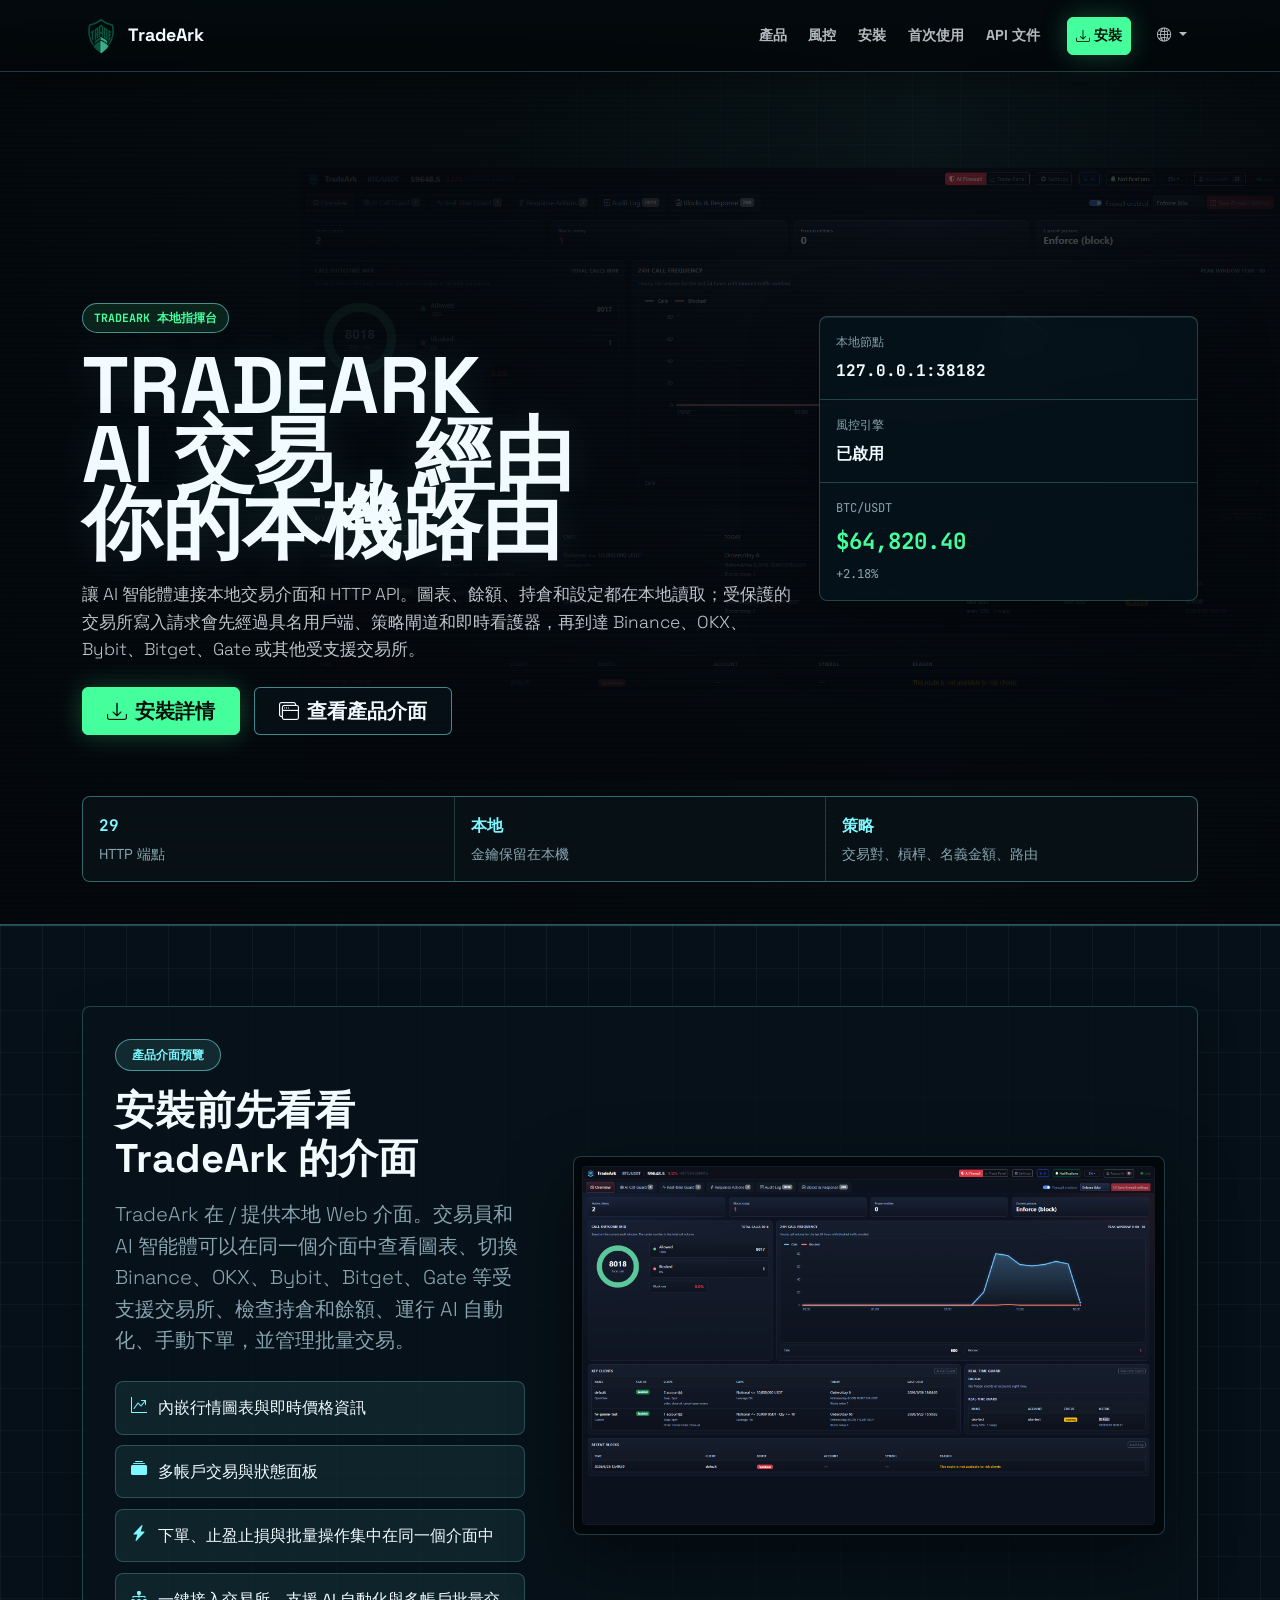
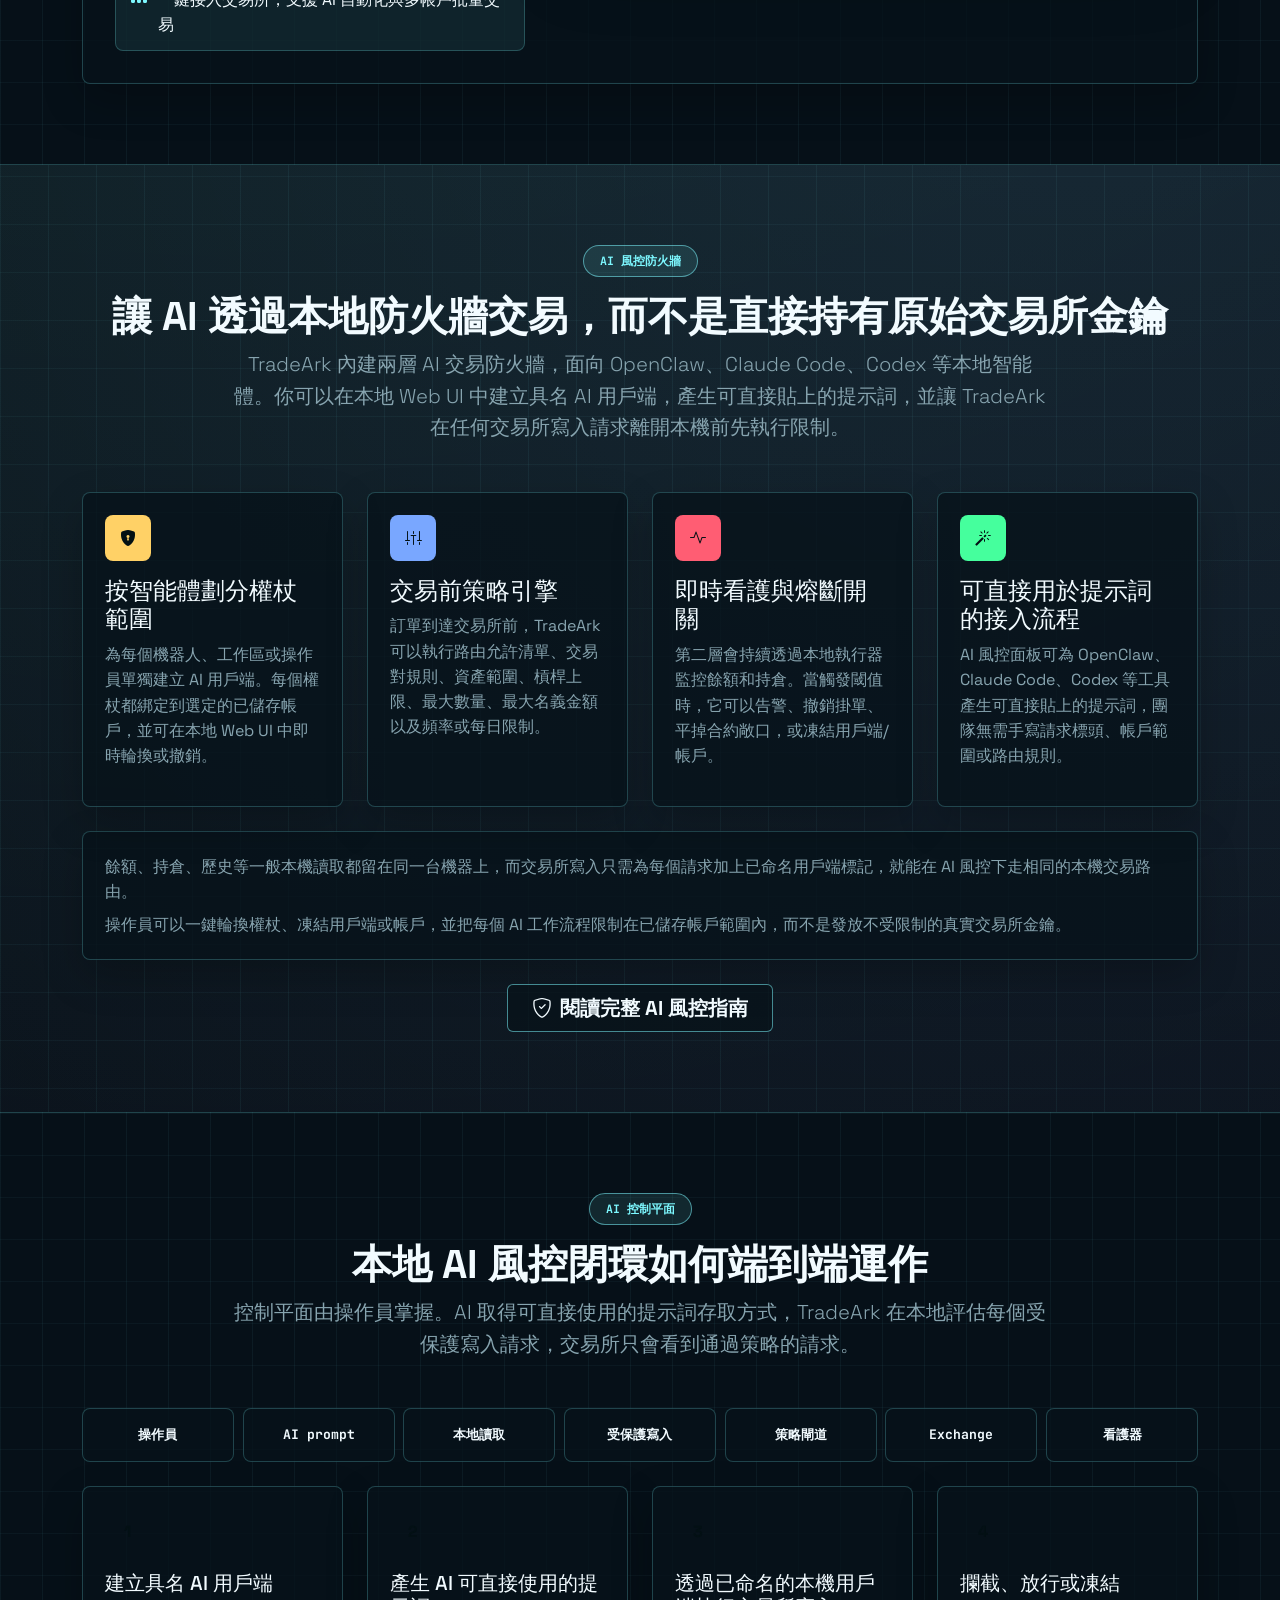
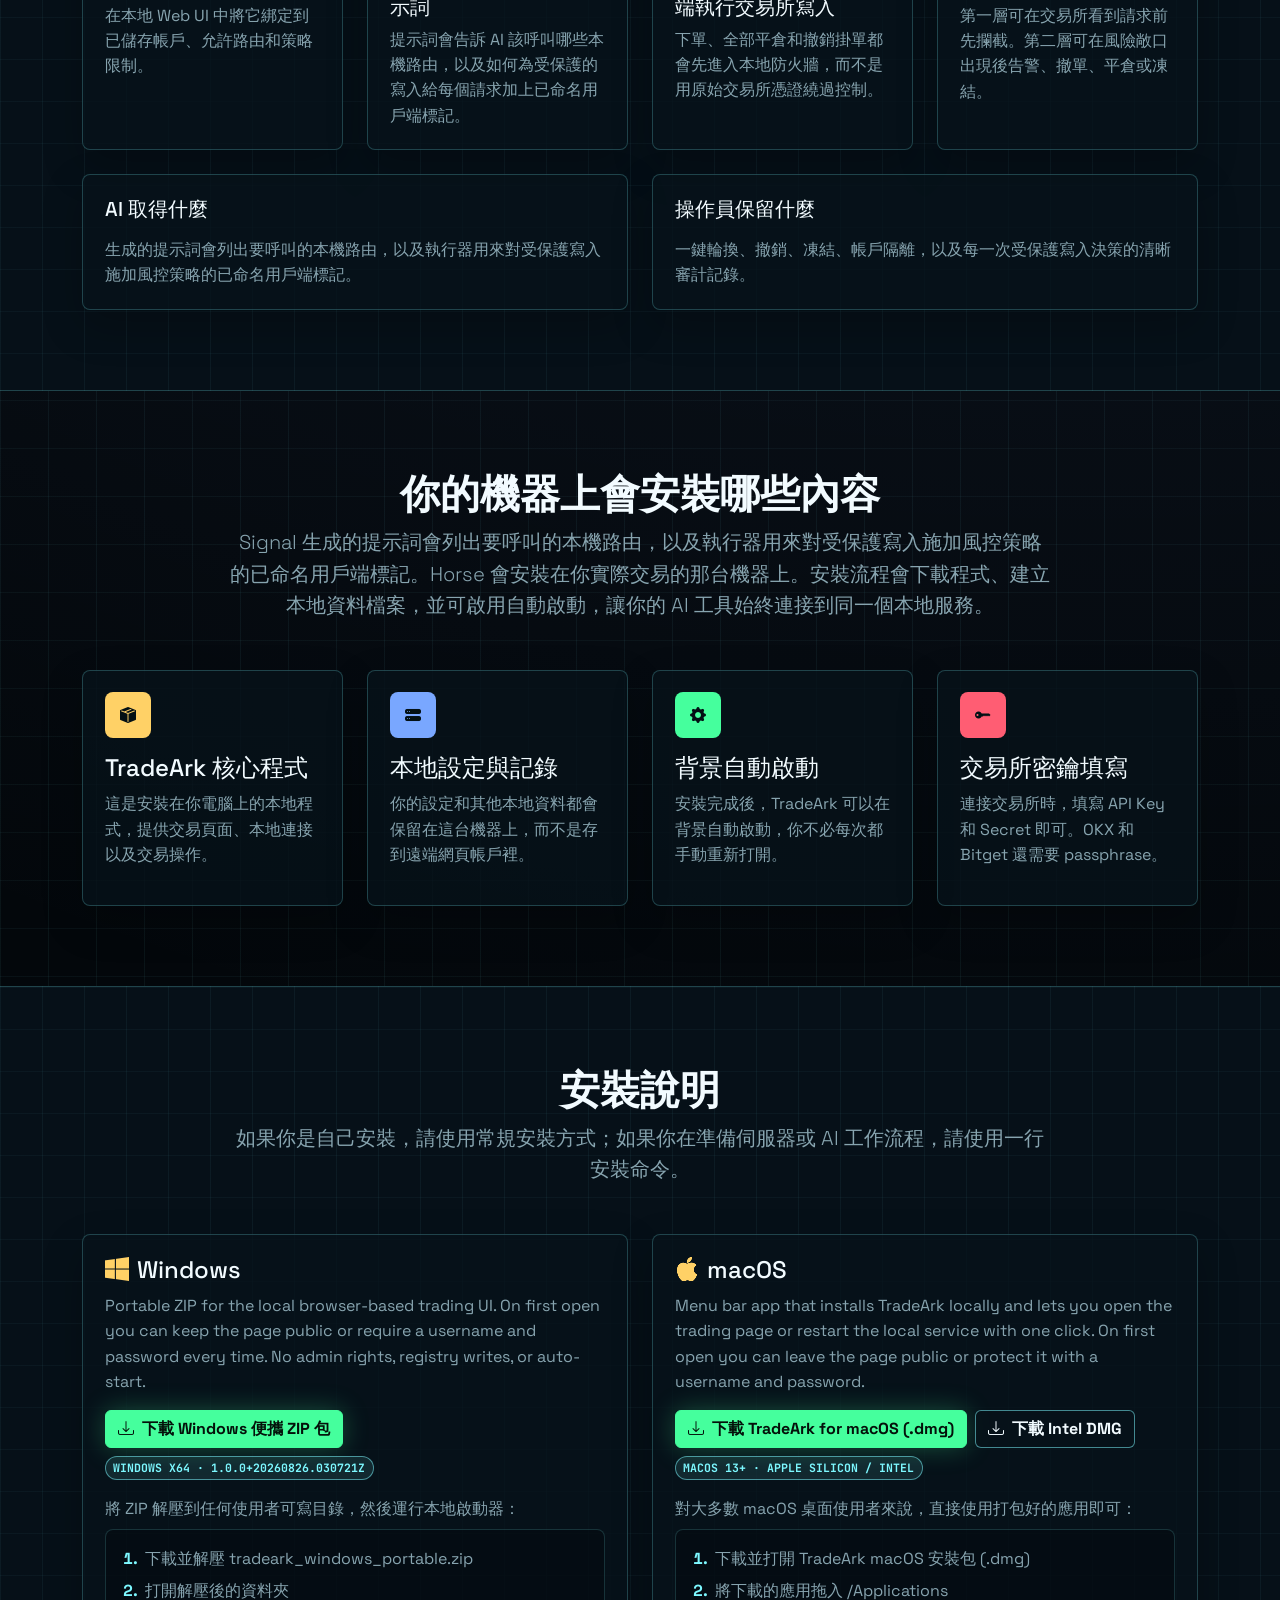
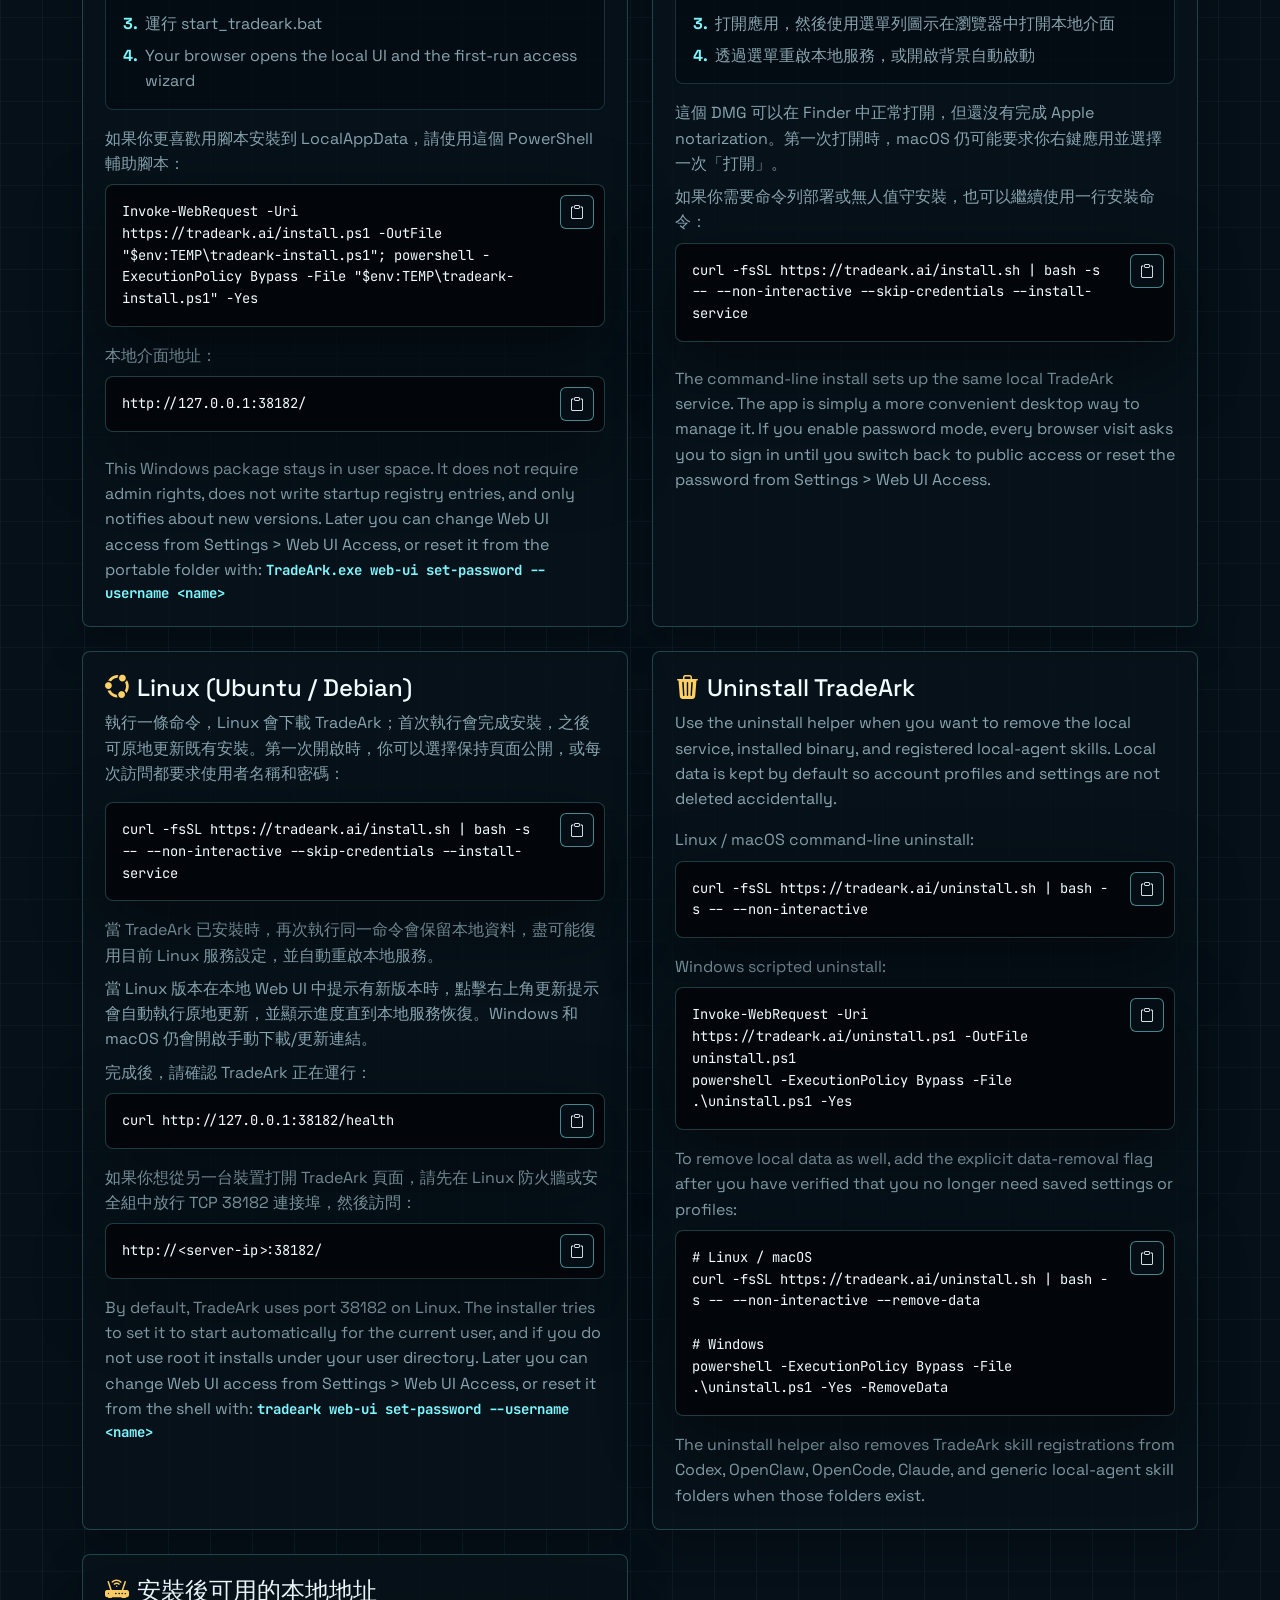
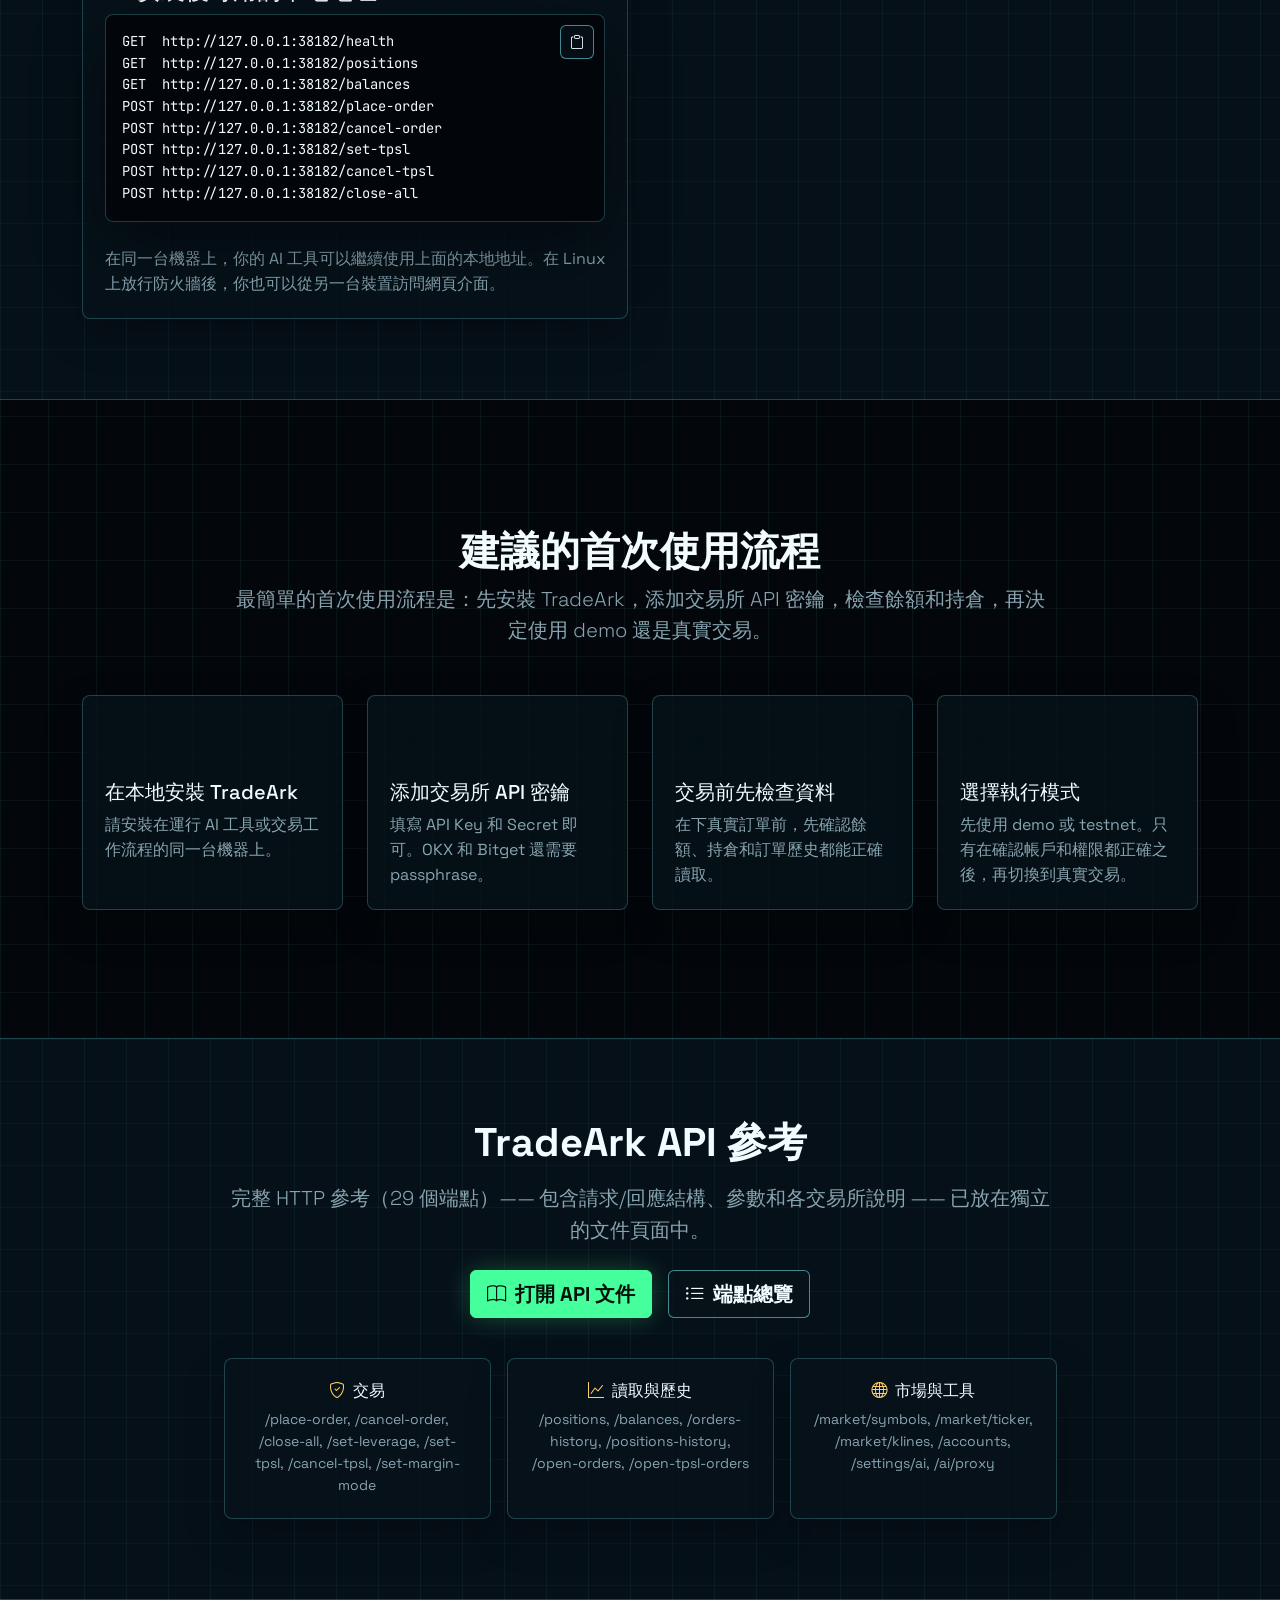
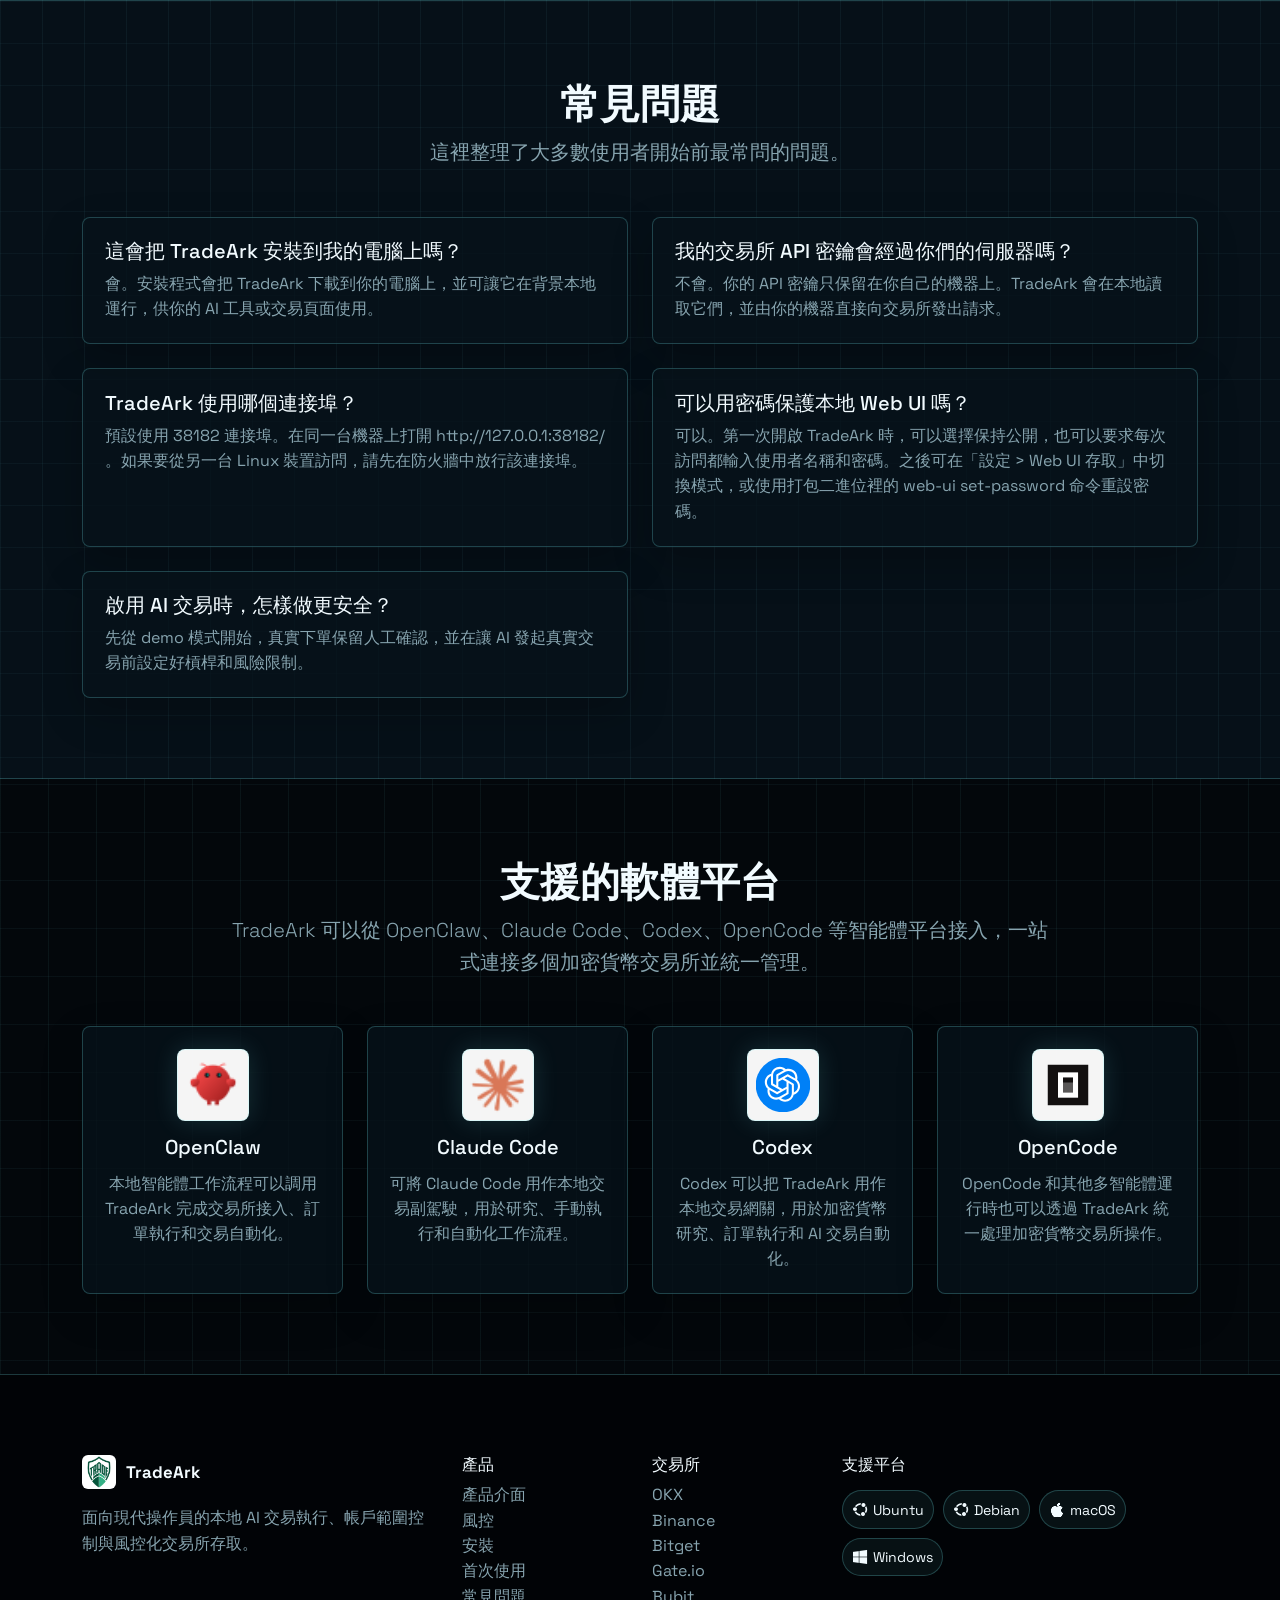
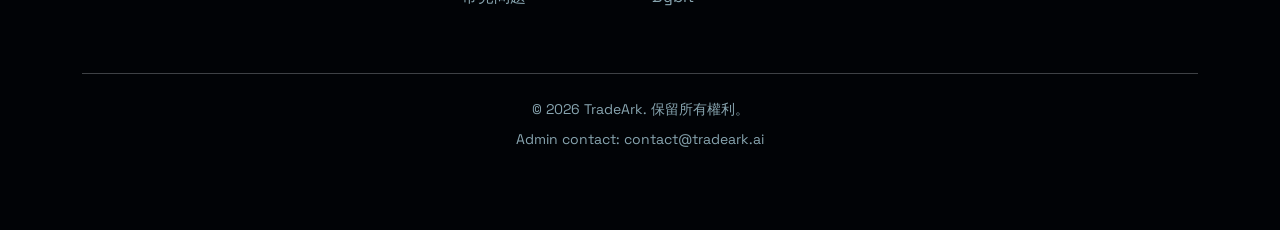
<file: zh-hant/index.html>
﻿﻿<!DOCTYPE html>
<html lang="zh_Hant" data-bs-theme="light">
<head>
    <meta charset="UTF-8">
    <meta name="viewport" content="width=device-width, initial-scale=1.0">
    <title>TradeArk - 本地智能體交易設定</title>
    <meta name="description" content="TradeArk is a local trading control room for AI agents, exchange execution, and risk-managed order routing.">
    <meta property="og:title" content="TradeArk">
    <meta property="og:description" content="Run AI trading through a local executor with account scope, policy checks, and operator control.">
    <meta property="og:type" content="website">
    <meta property="og:url" content="https://tradeark.ai/">
    <meta name="twitter:card" content="summary">
    <meta name="twitter:title" content="TradeArk">
    <meta name="twitter:description" content="Run AI trading through a local executor with account scope, policy checks, and operator control.">
    <link rel="canonical" href="https://tradeark.ai/">
    <link rel="icon" type="image/png" href="/static/img/tradeark_logo.png">
    
    <!-- Bootstrap 5 -->
    <link href="https://cdn.jsdelivr.net/npm/bootstrap@5.3.2/dist/css/bootstrap.min.css" rel="stylesheet">
    <!-- Bootstrap Icons -->
    <link href="https://cdn.jsdelivr.net/npm/bootstrap-icons@1.11.2/font/bootstrap-icons.css" rel="stylesheet">
    <!-- Google Fonts -->
    <link href="https://fonts.googleapis.com/css2?family=JetBrains+Mono:wght@500;700&family=Space+Grotesk:wght@400;500;600;700&display=swap" rel="stylesheet">
    <!-- Custom CSS -->
    <link href="/static/css/style.css?v=20260626-ops" rel="stylesheet">
    
</head>
<body>
    <!-- Navigation -->
    <nav class="navbar navbar-expand-lg fixed-top">
        <div class="container">
            <a class="navbar-brand d-flex align-items-center" href="/zh-hant/">
                <img src="/static/img/tradeark_logo.png" alt="TradeArk" height="36" class="me-2">
                <span class="fw-bold">TradeArk</span>
            </a>
            
            <button class="navbar-toggler" type="button" data-bs-toggle="collapse" data-bs-target="#navbarNav">
                <span class="navbar-toggler-icon"></span>
            </button>
            
            <div class="collapse navbar-collapse" id="navbarNav">
                <ul class="navbar-nav ms-auto align-items-center">
                    <li class="nav-item">
                        <a class="nav-link" href="/zh-hant/#product-ui">產品</a>
                    </li>
                    <li class="nav-item">
                        <a class="nav-link" href="/zh-hant/#ai-risk-control-home">風控</a>
                    </li>
                    <li class="nav-item">
                        <a class="nav-link" href="/zh-hant/#install">安裝</a>
                    </li>
                    <li class="nav-item">
                        <a class="nav-link" href="/zh-hant/#flow">首次使用</a>
                    </li>
                    <li class="nav-item">
                        <a class="nav-link" href="https://docs.tradeark.ai/">API 文件</a>
                    </li>
                    <li class="nav-item ms-lg-3">
                        <a class="btn btn-sm btn-warning nav-cta" href="/zh-hant/#install">
                            <i class="bi bi-download me-1"></i>安裝
                        </a>
                    </li>
                    
                    <!-- Language Dropdown -->
                    <li class="nav-item dropdown ms-3">
                        <a class="nav-link dropdown-toggle" href="#" role="button" data-bs-toggle="dropdown">
                            <i class="bi bi-globe2"></i>
                        </a>
                        <ul class="dropdown-menu dropdown-menu-end">
                            <li>
                                <a class="dropdown-item" href="/">English</a>
                            </li>
                            <li>
                                <a class="dropdown-item" href="/de/">Deutsch</a>
                            </li>
                            <li>
                                <a class="dropdown-item" href="/fr/">Français</a>
                            </li>
                            <li>
                                <a class="dropdown-item" href="/it/">Italiano</a>
                            </li>
                            <li>
                                <a class="dropdown-item" href="/ja/">日本語</a>
                            </li>
                            <li>
                                <a class="dropdown-item" href="/es/">Español</a>
                            </li>
                            <li>
                                <a class="dropdown-item" href="/pt/">Português</a>
                            </li>
                            <li>
                                <a class="dropdown-item" href="/zh-hans/">简体中文</a>
                            </li>
                            <li>
                                <a class="dropdown-item active" href="/zh-hant/">繁體中文</a>
                            </li>
                        </ul>
                    </li>
                </ul>
            </div>
        </div>
    </nav>

    <!-- Main Content -->
    <main>
<section class="hero-section trade-ops-hero">
    <div class="hero-screen" aria-hidden="true"></div>
    <div class="hero-scanline" aria-hidden="true"></div>
    <div class="container hero-command-layout">
        <div class="hero-copy">
            <span class="eyebrow">TradeArk 本地指揮台</span>
            <h1 class="display-4 fw-bold mb-4">
                <span class="hero-title-line">TradeArk</span>
                <span class="hero-title-line">AI 交易，經由你的本機路由</span>
            </h1>
            <p class="lead mb-4">讓 AI 智能體連接本地交易介面和 HTTP API。圖表、餘額、持倉和設定都在本地讀取；受保護的交易所寫入請求會先經過具名用戶端、策略閘道和即時看護器，再到達 Binance、OKX、Bybit、Bitget、Gate 或其他受支援交易所。</p>
            <div class="hero-actions">
                <a href="#install" class="btn btn-warning btn-lg px-4">
                    <i class="bi bi-download me-2"></i>安裝詳情
                </a>
                <a href="#product-ui" class="btn btn-outline-dark btn-lg px-4">
                    <i class="bi bi-window-stack me-2"></i>查看產品介面
                </a>
            </div>
        </div>
        <div class="hero-hud" aria-label="TradeArk 即時狀態預覽">
            <div class="hud-row">
                <span>本地節點</span>
                <strong>127.0.0.1:38182</strong>
            </div>
            <div class="hud-row">
                <span>風控引擎</span>
                <strong>已啟用</strong>
            </div>
            <div class="hud-row hud-row-market">
                <span>BTC/USDT</span>
                <strong>$64,820.40</strong>
                <em>+2.18%</em>
            </div>
        </div>
        <div class="hero-command-strip">
            <div>
                <strong>29</strong>
                <span>HTTP 端點</span>
            </div>
            <div>
                <strong>本地</strong>
                <span>金鑰保留在本機</span>
            </div>
            <div>
                <strong>策略</strong>
                <span>交易對、槓桿、名義金額、路由</span>
            </div>
        </div>
    </div>
</section>

<section id="product-ui" class="py-5 bg-dark-gradient">
    <div class="container">
        <div class="skill-spotlight ui-showcase">
            <div class="row align-items-center g-4 g-lg-5">
                <div class="col-lg-5">
                    <span class="badge bg-warning text-dark mb-3 px-3 py-2">產品介面預覽</span>
                    <h2 class="display-6 fw-bold mb-3">安裝前先看看 TradeArk 的介面</h2>
                    <p class="lead text-muted mb-4">TradeArk 在 / 提供本地 Web 介面。交易員和 AI 智能體可以在同一個介面中查看圖表、切換 Binance、OKX、Bybit、Bitget、Gate 等受支援交易所、檢查持倉和餘額、運行 AI 自動化、手動下單，並管理批量交易。</p>
                    <div class="ui-showcase-metrics">
                        <div class="ui-showcase-chip">
                            <i class="bi bi-graph-up-arrow"></i>
                            <span>內嵌行情圖表與即時價格資訊</span>
                        </div>
                        <div class="ui-showcase-chip">
                            <i class="bi bi-collection-fill"></i>
                            <span>多帳戶交易與狀態面板</span>
                        </div>
                        <div class="ui-showcase-chip">
                            <i class="bi bi-lightning-charge-fill"></i>
                            <span>下單、止盈止損與批量操作集中在同一個介面中</span>
                        </div>
                        <div class="ui-showcase-chip">
                            <i class="bi bi-diagram-3-fill"></i>
                            <span>一鍵接入交易所，支援 AI 自動化與多帳戶批量交易</span>
                        </div>
                    </div>
                </div>
                <div class="col-lg-7">
                    <div class="ui-showcase-frame">
                        <img
                            src="/static/img/tradeark-firewall-home.png"
                            alt="TradeArk 交易介面截圖"
                            class="img-fluid ui-showcase-image"
                            loading="lazy"
                        >
                    </div>
                </div>
            </div>
        </div>
    </div>
</section>

<section id="ai-risk-control-home" class="py-5">
    <div class="container">
        <div class="text-center mb-5">
            <span class="badge bg-warning text-dark mb-3 px-3 py-2">AI 風控防火牆</span>
            <h2 class="display-6 fw-bold">讓 AI 透過本地防火牆交易，而不是直接持有原始交易所金鑰</h2>
            <p class="lead text-muted section-lead">TradeArk 內建兩層 AI 交易防火牆，面向 OpenClaw、Claude Code、Codex 等本地智能體。你可以在本地 Web UI 中建立具名 AI 用戶端，產生可直接貼上的提示詞，並讓 TradeArk 在任何交易所寫入請求離開本機前先執行限制。</p>
        </div>
        <div class="row g-4">
            <div class="col-md-6 col-xl-3">
                <div class="feature-card h-100">
                    <div class="feature-icon bg-gradient-warning">
                        <i class="bi bi-shield-lock-fill"></i>
                    </div>
                    <h4>按智能體劃分權杖範圍</h4>
                    <p class="text-muted">為每個機器人、工作區或操作員單獨建立 AI 用戶端。每個權杖都綁定到選定的已儲存帳戶，並可在本地 Web UI 中即時輪換或撤銷。</p>
                </div>
            </div>
            <div class="col-md-6 col-xl-3">
                <div class="feature-card h-100">
                    <div class="feature-icon bg-gradient-info">
                        <i class="bi bi-sliders2-vertical"></i>
                    </div>
                    <h4>交易前策略引擎</h4>
                    <p class="text-muted">訂單到達交易所前，TradeArk 可以執行路由允許清單、交易對規則、資產範圍、槓桿上限、最大數量、最大名義金額以及頻率或每日限制。</p>
                </div>
            </div>
            <div class="col-md-6 col-xl-3">
                <div class="feature-card h-100">
                    <div class="feature-icon bg-gradient-danger">
                        <i class="bi bi-activity"></i>
                    </div>
                    <h4>即時看護與熔斷開關</h4>
                    <p class="text-muted">第二層會持續透過本地執行器監控餘額和持倉。當觸發閾值時，它可以告警、撤銷掛單、平掉合約敞口，或凍結用戶端/帳戶。</p>
                </div>
            </div>
            <div class="col-md-6 col-xl-3">
                <div class="feature-card h-100">
                    <div class="feature-icon bg-gradient-success">
                        <i class="bi bi-magic"></i>
                    </div>
                    <h4>可直接用於提示詞的接入流程</h4>
                    <p class="text-muted">AI 風控面板可為 OpenClaw、Claude Code、Codex 等工具產生可直接貼上的提示詞，團隊無需手寫請求標頭、帳戶範圍或路由規則。</p>
                </div>
            </div>
        </div>
        <div class="doc-note mt-4">
            <p class="text-muted mb-2">餘額、持倉、歷史等一般本機讀取都留在同一台機器上，而交易所寫入只需為每個請求加上已命名用戶端標記，就能在 AI 風控下走相同的本機交易路由。</p>
            <p class="text-muted mb-0">操作員可以一鍵輪換權杖、凍結用戶端或帳戶，並把每個 AI 工作流程限制在已儲存帳戶範圍內，而不是發放不受限制的真實交易所金鑰。</p>
        </div>
        <div class="text-center mt-4">
            <a href="https://docs.tradeark.ai/#ai-risk-control" class="btn btn-outline-warning btn-lg px-4">
                <i class="bi bi-shield-check me-2"></i>閱讀完整 AI 風控指南
            </a>
        </div>
    </div>
</section>

<section id="ai-risk-workflow" class="py-5 bg-dark-gradient">
    <div class="container">
        <div class="text-center mb-5">
            <span class="badge bg-warning text-dark mb-3 px-3 py-2">AI 控制平面</span>
            <h2 class="display-6 fw-bold">本地 AI 風控閉環如何端到端運作</h2>
            <p class="lead text-muted section-lead">控制平面由操作員掌握。AI 取得可直接使用的提示詞存取方式，TradeArk 在本地評估每個受保護寫入請求，交易所只會看到通過策略的請求。</p>
        </div>
        <div class="risk-flow-track mb-4">
            <span class="risk-flow-node">操作員</span>
            <span class="risk-flow-arrow" aria-hidden="true">-&gt;</span>
            <span class="risk-flow-node">AI prompt</span>
            <span class="risk-flow-arrow" aria-hidden="true">-&gt;</span>
            <span class="risk-flow-node">本地讀取</span>
            <span class="risk-flow-arrow" aria-hidden="true">-&gt;</span>
            <span class="risk-flow-node">受保護寫入</span>
            <span class="risk-flow-arrow" aria-hidden="true">-&gt;</span>
            <span class="risk-flow-node">策略閘道</span>
            <span class="risk-flow-arrow" aria-hidden="true">-&gt;</span>
            <span class="risk-flow-node">Exchange</span>
            <span class="risk-flow-arrow" aria-hidden="true">-&gt;</span>
            <span class="risk-flow-node">看護器</span>
        </div>
        <div class="row g-4 mb-4">
            <div class="col-md-6 col-xl-3">
                <div class="step-card h-100">
                    <div class="risk-step-badge mb-3">1</div>
                    <h5>建立具名 AI 用戶端</h5>
                    <p class="text-muted mb-0">在本地 Web UI 中將它綁定到已儲存帳戶、允許路由和策略限制。</p>
                </div>
            </div>
            <div class="col-md-6 col-xl-3">
                <div class="step-card h-100">
                    <div class="risk-step-badge mb-3">2</div>
                    <h5>產生 AI 可直接使用的提示詞</h5>
                    <p class="text-muted mb-0">提示詞會告訴 AI 該呼叫哪些本機路由，以及如何為受保護的寫入給每個請求加上已命名用戶端標記。</p>
                </div>
            </div>
            <div class="col-md-6 col-xl-3">
                <div class="step-card h-100">
                    <div class="risk-step-badge mb-3">3</div>
                    <h5>透過已命名的本機用戶端執行交易所寫入</h5>
                    <p class="text-muted mb-0">下單、全部平倉和撤銷掛單都會先進入本地防火牆，而不是用原始交易所憑證繞過控制。</p>
                </div>
            </div>
            <div class="col-md-6 col-xl-3">
                <div class="step-card h-100">
                    <div class="risk-step-badge mb-3">4</div>
                    <h5>攔截、放行或凍結</h5>
                    <p class="text-muted mb-0">第一層可在交易所看到請求前先攔截。第二層可在風險敞口出現後告警、撤單、平倉或凍結。</p>
                </div>
            </div>
        </div>
        <div class="row g-4">
            <div class="col-lg-6">
                <div class="doc-note h-100">
                    <h5 class="mb-3">AI 取得什麼</h5>
                    <p class="text-muted mb-0">生成的提示詞會列出要呼叫的本機路由，以及執行器用來對受保護寫入施加風控策略的已命名用戶端標記。</p>
                </div>
            </div>
            <div class="col-lg-6">
                <div class="doc-note h-100">
                    <h5 class="mb-3">操作員保留什麼</h5>
                    <p class="text-muted mb-0">一鍵輪換、撤銷、凍結、帳戶隔離，以及每一次受保護寫入決策的清晰審計記錄。</p>
                </div>
            </div>
        </div>
    </div>
</section>

<section id="overview" class="py-5">
    <div class="container">
        <div class="text-center mb-5">
            <h2 class="display-6 fw-bold">你的機器上會安裝哪些內容</h2>
            <p class="lead text-muted section-lead">Signal 生成的提示詞會列出要呼叫的本機路由，以及執行器用來對受保護寫入施加風控策略的已命名用戶端標記。Horse 會安裝在你實際交易的那台機器上。安裝流程會下載程式、建立本地資料檔案，並可啟用自動啟動，讓你的 AI 工具始終連接到同一個本地服務。</p>
        </div>
        <div class="row g-4">
            <div class="col-md-6 col-xl-3">
                <div class="feature-card h-100">
                    <div class="feature-icon bg-gradient-warning">
                        <i class="bi bi-box-seam-fill"></i>
                    </div>
                    <h4>TradeArk 核心程式</h4>
                    <p class="text-muted">這是安裝在你電腦上的本地程式，提供交易頁面、本地連接以及交易操作。</p>
                </div>
            </div>
            <div class="col-md-6 col-xl-3">
                <div class="feature-card h-100">
                    <div class="feature-icon bg-gradient-info">
                        <i class="bi bi-hdd-stack-fill"></i>
                    </div>
                    <h4>本地設定與記錄</h4>
                    <p class="text-muted">你的設定和其他本地資料都會保留在這台機器上，而不是存到遠端網頁帳戶裡。</p>
                </div>
            </div>
            <div class="col-md-6 col-xl-3">
                <div class="feature-card h-100">
                    <div class="feature-icon bg-gradient-success">
                        <i class="bi bi-gear-fill"></i>
                    </div>
                    <h4>背景自動啟動</h4>
                    <p class="text-muted">安裝完成後，TradeArk 可以在背景自動啟動，你不必每次都手動重新打開。</p>
                </div>
            </div>
            <div class="col-md-6 col-xl-3">
                <div class="feature-card h-100">
                    <div class="feature-icon bg-gradient-danger">
                        <i class="bi bi-key-fill"></i>
                    </div>
                    <h4>交易所密鑰填寫</h4>
                    <p class="text-muted">連接交易所時，填寫 API Key 和 Secret 即可。OKX 和 Bitget 還需要 passphrase。</p>
                </div>
            </div>
        </div>
    </div>
</section>

<section id="install" class="py-5 bg-dark-gradient">
    <div class="container">
        <div class="text-center mb-5">
            <h2 class="display-6 fw-bold">安裝說明</h2>
            <p class="lead text-muted section-lead">如果你是自己安裝，請使用常規安裝方式；如果你在準備伺服器或 AI 工作流程，請使用一行安裝命令。</p>
        </div>
        <div class="row g-4">
            <div class="col-lg-6">
                <div class="install-platform-card h-100">
                    <h4><i class="bi bi-windows text-warning me-2"></i>Windows</h4>
                    <p class="text-muted">Portable ZIP for the local browser-based trading UI. On first open you can keep the page public or require a username and password every time. No admin rights, registry writes, or auto-start.</p>
                    <div class="d-flex gap-2 flex-wrap mb-3">
                        <a href="https://tradeark.ai/releases/latest/tradeark_windows_portable.zip" class="btn btn-warning"><i class="bi bi-download me-2"></i>下載 Windows 便攜 ZIP 包</a>
                        <span class="badge bg-secondary align-self-center">Windows x64 · 1.0.0+20260826.030721Z</span>
                    </div>
                    <p class="text-muted mb-2">將 ZIP 解壓到任何使用者可寫目錄，然後運行本地啟動器：</p>
                    <ol class="install-steps-list mb-3">
                        <li>下載並解壓 tradeark_windows_portable.zip</li>
                        <li>打開解壓後的資料夾</li>
                        <li>運行 start_tradeark.bat</li>
                        <li>Your browser opens the local UI and the first-run access wizard</li>
                    </ol>
                    <p class="text-muted mb-2">如果你更喜歡用腳本安裝到 LocalAppData，請使用這個 PowerShell 輔助腳本：</p>
                    <div class="code-block mb-3 position-relative command-copy-block">
                        <pre class="mb-0 guide-code">Invoke-WebRequest -Uri https://tradeark.ai/install.ps1 -OutFile "$env:TEMP\tradeark-install.ps1"; powershell -ExecutionPolicy Bypass -File "$env:TEMP\tradeark-install.ps1" -Yes</pre>
                        <button type="button" class="btn btn-sm btn-outline-warning copy-btn" title="Copy" aria-label="Copy" onclick="copyCodeBlock(this)">
                            <i class="bi bi-clipboard"></i>
                        </button>
                    </div>
                    <p class="text-muted mb-2">本地介面地址：</p>
                    <div class="code-block mb-4 position-relative command-copy-block">
                        <pre class="mb-0 guide-code">http://127.0.0.1:38182/</pre>
                        <button type="button" class="btn btn-sm btn-outline-warning copy-btn" title="Copy" aria-label="Copy" onclick="copyCodeBlock(this)">
                            <i class="bi bi-clipboard"></i>
                        </button>
                    </div>
                    <p class="text-muted mb-0">This Windows package stays in user space. It does not require admin rights, does not write startup registry entries, and only notifies about new versions. Later you can change Web UI access from Settings &gt; Web UI Access, or reset it from the portable folder with: <code>TradeArk.exe web-ui set-password --username &lt;name&gt;</code></p>
                </div>
            </div>
            <div class="col-lg-6">
                <div class="install-platform-card h-100">
                    <h4><i class="bi bi-apple text-warning me-2"></i>macOS</h4>
                    <p class="text-muted">Menu bar app that installs TradeArk locally and lets you open the trading page or restart the local service with one click. On first open you can leave the page public or protect it with a username and password.</p>
                    <div class="d-flex gap-2 flex-wrap mb-3">
                        <a href="https://tradeark.ai/releases/latest/signal_executor_darwin_arm64.dmg" class="btn btn-warning"><i class="bi bi-download me-2"></i>下載 TradeArk for macOS (.dmg)</a>
                        <a href="https://tradeark.ai/releases/latest/signal_executor_darwin_amd64.dmg" class="btn btn-outline-light"><i class="bi bi-download me-2"></i>下載 Intel DMG</a>
                        <span class="badge bg-secondary align-self-center">macOS 13+ · Apple Silicon / Intel</span>
                    </div>
                    <p class="text-muted mb-2">對大多數 macOS 桌面使用者來說，直接使用打包好的應用即可：</p>
                    <ol class="install-steps-list mb-3">
                        <li>下載並打開 TradeArk macOS 安裝包 (.dmg)</li>
                        <li>將下載的應用拖入 /Applications</li>
                        <li>打開應用，然後使用選單列圖示在瀏覽器中打開本地介面</li>
                        <li>透過選單重啟本地服務，或開啟背景自動啟動</li>
                    </ol>
                    <p class="text-muted mb-2">這個 DMG 可以在 Finder 中正常打開，但還沒有完成 Apple notarization。第一次打開時，macOS 仍可能要求你右鍵應用並選擇一次「打開」。</p>
                    <p class="text-muted mb-2">如果你需要命令列部署或無人值守安裝，也可以繼續使用一行安裝命令：</p>
                    <div class="code-block mb-4 position-relative command-copy-block">
                        <pre class="mb-0 guide-code">curl -fsSL https://tradeark.ai/install.sh | bash -s -- --non-interactive --skip-credentials --install-service</pre>
                        <button type="button" class="btn btn-sm btn-outline-warning copy-btn" title="Copy" aria-label="Copy" onclick="copyCodeBlock(this)">
                            <i class="bi bi-clipboard"></i>
                        </button>
                    </div>
                    <p class="text-muted mb-0">The command-line install sets up the same local TradeArk service. The app is simply a more convenient desktop way to manage it. If you enable password mode, every browser visit asks you to sign in until you switch back to public access or reset the password from Settings &gt; Web UI Access.</p>
                </div>
            </div>
            <div class="col-lg-6">
                <div class="install-platform-card h-100">
                    <h4><i class="bi bi-ubuntu text-warning me-2"></i>Linux (Ubuntu / Debian)</h4>
                    <p class="text-muted">執行一條命令，Linux 會下載 TradeArk；首次執行會完成安裝，之後可原地更新既有安裝。第一次開啟時，你可以選擇保持頁面公開，或每次訪問都要求使用者名稱和密碼：</p>
                    <div class="code-block mb-3 position-relative command-copy-block">
                        <pre class="mb-0 guide-code">curl -fsSL https://tradeark.ai/install.sh | bash -s -- --non-interactive --skip-credentials --install-service</pre>
                        <button type="button" class="btn btn-sm btn-outline-warning copy-btn" title="Copy" aria-label="Copy" onclick="copyCodeBlock(this)">
                            <i class="bi bi-clipboard"></i>
                        </button>
                    </div>
                    <p class="text-muted mb-2">當 TradeArk 已安裝時，再次執行同一命令會保留本地資料，盡可能復用目前 Linux 服務設定，並自動重啟本地服務。</p>
                    <p class="text-muted mb-2">當 Linux 版本在本地 Web UI 中提示有新版本時，點擊右上角更新提示會自動執行原地更新，並顯示進度直到本地服務恢復。Windows 和 macOS 仍會開啟手動下載/更新連結。</p>
                    <p class="text-muted mb-2">完成後，請確認 TradeArk 正在運行：</p>
                    <div class="code-block mb-3 position-relative command-copy-block">
                        <pre class="mb-0 guide-code">curl http://127.0.0.1:38182/health</pre>
                        <button type="button" class="btn btn-sm btn-outline-warning copy-btn" title="Copy" aria-label="Copy" onclick="copyCodeBlock(this)">
                            <i class="bi bi-clipboard"></i>
                        </button>
                    </div>
                    <p class="text-muted mb-2">如果你想從另一台裝置打開 TradeArk 頁面，請先在 Linux 防火牆或安全組中放行 TCP 38182 連接埠，然後訪問：</p>
                    <div class="code-block mb-3 position-relative command-copy-block">
                        <pre class="mb-0 guide-code">http://&lt;server-ip&gt;:38182/</pre>
                        <button type="button" class="btn btn-sm btn-outline-warning copy-btn" title="Copy" aria-label="Copy" onclick="copyCodeBlock(this)">
                            <i class="bi bi-clipboard"></i>
                        </button>
                    </div>
                    <p class="text-muted mb-0">By default, TradeArk uses port 38182 on Linux. The installer tries to set it to start automatically for the current user, and if you do not use root it installs under your user directory. Later you can change Web UI access from Settings &gt; Web UI Access, or reset it from the shell with: <code>tradeark web-ui set-password --username &lt;name&gt;</code></p>
                </div>
            </div>
            <div class="col-lg-6">
                <div class="install-platform-card h-100">
                    <h4><i class="bi bi-trash3-fill text-warning me-2"></i>Uninstall TradeArk</h4>
                    <p class="text-muted">Use the uninstall helper when you want to remove the local service, installed binary, and registered local-agent skills. Local data is kept by default so account profiles and settings are not deleted accidentally.</p>
                    <p class="text-muted mb-2">Linux / macOS command-line uninstall:</p>
                    <div class="code-block mb-3 position-relative command-copy-block">
                        <pre class="mb-0 guide-code">curl -fsSL https://tradeark.ai/uninstall.sh | bash -s -- --non-interactive</pre>
                        <button type="button" class="btn btn-sm btn-outline-warning copy-btn" title="Copy" aria-label="Copy" onclick="copyCodeBlock(this)">
                            <i class="bi bi-clipboard"></i>
                        </button>
                    </div>
                    <p class="text-muted mb-2">Windows scripted uninstall:</p>
                    <div class="code-block mb-3 position-relative command-copy-block">
                        <pre class="mb-0 guide-code">Invoke-WebRequest -Uri https://tradeark.ai/uninstall.ps1 -OutFile uninstall.ps1
powershell -ExecutionPolicy Bypass -File .\uninstall.ps1 -Yes</pre>
                        <button type="button" class="btn btn-sm btn-outline-warning copy-btn" title="Copy" aria-label="Copy" onclick="copyCodeBlock(this)">
                            <i class="bi bi-clipboard"></i>
                        </button>
                    </div>
                    <p class="text-muted mb-2">To remove local data as well, add the explicit data-removal flag after you have verified that you no longer need saved settings or profiles:</p>
                    <div class="code-block mb-3 position-relative command-copy-block">
                        <pre class="mb-0 guide-code"># Linux / macOS
curl -fsSL https://tradeark.ai/uninstall.sh | bash -s -- --non-interactive --remove-data

# Windows
powershell -ExecutionPolicy Bypass -File .\uninstall.ps1 -Yes -RemoveData</pre>
                        <button type="button" class="btn btn-sm btn-outline-warning copy-btn" title="Copy" aria-label="Copy" onclick="copyCodeBlock(this)">
                            <i class="bi bi-clipboard"></i>
                        </button>
                    </div>
                    <p class="text-muted mb-0">The uninstall helper also removes TradeArk skill registrations from Codex, OpenClaw, OpenCode, Claude, and generic local-agent skill folders when those folders exist.</p>
                </div>
            </div>
            <div class="col-lg-6">
                <div class="install-platform-card h-100">
                    <h4><i class="bi bi-router-fill text-warning me-2"></i>安裝後可用的本地地址</h4>
                    <div class="code-block mb-4 position-relative command-copy-block">
                        <pre class="mb-0 guide-code">GET  http://127.0.0.1:38182/health
GET  http://127.0.0.1:38182/positions
GET  http://127.0.0.1:38182/balances
POST http://127.0.0.1:38182/place-order
POST http://127.0.0.1:38182/cancel-order
POST http://127.0.0.1:38182/set-tpsl
POST http://127.0.0.1:38182/cancel-tpsl
POST http://127.0.0.1:38182/close-all</pre>
                        <button type="button" class="btn btn-sm btn-outline-warning copy-btn" title="Copy" aria-label="Copy" onclick="copyCodeBlock(this)">
                            <i class="bi bi-clipboard"></i>
                        </button>
                    </div>
                    <p class="text-muted mb-0">在同一台機器上，你的 AI 工具可以繼續使用上面的本地地址。在 Linux 上放行防火牆後，你也可以從另一台裝置訪問網頁介面。</p>
                </div>
            </div>
        </div>
    </div>
</section>

<section id="flow" class="py-5 my-5">
    <div class="container">
        <div class="text-center mb-5">
            <h2 class="display-6 fw-bold">建議的首次使用流程</h2>
            <p class="lead text-muted section-lead">最簡單的首次使用流程是：先安裝 TradeArk，添加交易所 API 密鑰，檢查餘額和持倉，再決定使用 demo 還是真實交易。</p>
        </div>
        <div class="row g-4">
            <div class="col-md-6 col-xl-3">
                <div class="step-card h-100">
                    <div class="step-number">1</div>
                    <h5>在本地安裝 TradeArk</h5>
                    <p class="text-muted">請安裝在運行 AI 工具或交易工作流程的同一台機器上。</p>
                </div>
            </div>
            <div class="col-md-6 col-xl-3">
                <div class="step-card h-100">
                    <div class="step-number">2</div>
                    <h5>添加交易所 API 密鑰</h5>
                    <p class="text-muted">填寫 API Key 和 Secret 即可。OKX 和 Bitget 還需要 passphrase。</p>
                </div>
            </div>
            <div class="col-md-6 col-xl-3">
                <div class="step-card h-100">
                    <div class="step-number">3</div>
                    <h5>交易前先檢查資料</h5>
                    <p class="text-muted">在下真實訂單前，先確認餘額、持倉和訂單歷史都能正確讀取。</p>
                </div>
            </div>
            <div class="col-md-6 col-xl-3">
                <div class="step-card h-100">
                    <div class="step-number">4</div>
                    <h5>選擇執行模式</h5>
                    <p class="text-muted">先使用 demo 或 testnet。只有在確認帳戶和權限都正確之後，再切換到真實交易。</p>
                </div>
            </div>
        </div>
    </div>
</section>

<section id="api-reference" class="py-5 bg-dark-gradient">
    <div class="container">
        <div class="text-center">
            <h2 class="display-6 fw-bold">TradeArk API 參考</h2>
            <p class="lead text-muted section-lead mt-3">完整 HTTP 參考（29 個端點）—— 包含請求/回應結構、參數和各交易所說明 —— 已放在獨立的文件頁面中。</p>
            <div class="d-flex gap-3 justify-content-center flex-wrap mt-4">
                <a href="https://docs.tradeark.ai/" class="btn btn-warning btn-lg"><i class="bi bi-book me-2"></i>打開 API 文件</a>
                <a href="https://docs.tradeark.ai/#api-reference" class="btn btn-outline-light btn-lg"><i class="bi bi-list-ul me-2"></i>端點總覽</a>
            </div>
            <div class="row g-3 justify-content-center mt-4">
                <div class="col-md-4 col-lg-3">
                    <div class="step-card h-100">
                        <h6 class="mb-2"><i class="bi bi-shield-check text-warning me-2"></i>交易</h6>
                        <p class="text-muted small mb-0">/place-order, /cancel-order, /close-all, /set-leverage, /set-tpsl, /cancel-tpsl, /set-margin-mode</p>
                    </div>
                </div>
                <div class="col-md-4 col-lg-3">
                    <div class="step-card h-100">
                        <h6 class="mb-2"><i class="bi bi-graph-up text-warning me-2"></i>讀取與歷史</h6>
                        <p class="text-muted small mb-0">/positions, /balances, /orders-history, /positions-history, /open-orders, /open-tpsl-orders</p>
                    </div>
                </div>
                <div class="col-md-4 col-lg-3">
                    <div class="step-card h-100">
                        <h6 class="mb-2"><i class="bi bi-globe text-warning me-2"></i>市場與工具</h6>
                        <p class="text-muted small mb-0">/market/symbols, /market/ticker, /market/klines, /accounts, /settings/ai, /ai/proxy</p>
                    </div>
                </div>
            </div>
        </div>
    </div>
</section>

<section id="faq" class="py-5 bg-dark-gradient">
    <div class="container">
        <div class="text-center mb-5">
            <h2 class="display-6 fw-bold">常見問題</h2>
            <p class="lead text-muted section-lead">這裡整理了大多數使用者開始前最常問的問題。</p>
        </div>
        <div class="row g-4">
            <div class="col-lg-6">
                <div class="faq-card h-100">
                    <h5>這會把 TradeArk 安裝到我的電腦上嗎？</h5>
                    <p class="text-muted">會。安裝程式會把 TradeArk 下載到你的電腦上，並可讓它在背景本地運行，供你的 AI 工具或交易頁面使用。</p>
                </div>
            </div>
            <div class="col-lg-6">
                <div class="faq-card h-100">
                    <h5>我的交易所 API 密鑰會經過你們的伺服器嗎？</h5>
                    <p class="text-muted">不會。你的 API 密鑰只保留在你自己的機器上。TradeArk 會在本地讀取它們，並由你的機器直接向交易所發出請求。</p>
                </div>
            </div>
            <div class="col-lg-6">
                <div class="faq-card h-100">
                    <h5>TradeArk 使用哪個連接埠？</h5>
                    <p class="text-muted">預設使用 38182 連接埠。在同一台機器上打開 http://127.0.0.1:38182/ 。如果要從另一台 Linux 裝置訪問，請先在防火牆中放行該連接埠。</p>
                </div>
            </div>
            <div class="col-lg-6">
                <div class="faq-card h-100">
                    <h5>可以用密碼保護本地 Web UI 嗎？</h5>
                    <p class="text-muted">可以。第一次開啟 TradeArk 時，可以選擇保持公開，也可以要求每次訪問都輸入使用者名稱和密碼。之後可在「設定 &gt; Web UI 存取」中切換模式，或使用打包二進位裡的 web-ui set-password 命令重設密碼。</p>
                </div>
            </div>
            <div class="col-lg-6">
                <div class="faq-card h-100">
                    <h5>啟用 AI 交易時，怎樣做更安全？</h5>
                    <p class="text-muted">先從 demo 模式開始，真實下單保留人工確認，並在讓 AI 發起真實交易前設定好槓桿和風險限制。</p>
                </div>
            </div>
        </div>
    </div>
</section>

<section id="software-platforms" class="py-5">
    <div class="container">
        <div class="text-center mb-5">
            <h2 class="display-6 fw-bold">支援的軟體平台</h2>
            <p class="lead text-muted section-lead">TradeArk 可以從 OpenClaw、Claude Code、Codex、OpenCode 等智能體平台接入，一站式連接多個加密貨幣交易所並統一管理。</p>
        </div>
        <div class="row g-4">
            <div class="col-md-6 col-lg-3">
                <div class="step-card h-100 text-center software-platform-card">
                    <div class="platform-logo-badge" aria-hidden="true">
                        <img src="/static/img/platforms/openclaw-favicon.png" alt="OpenClaw" class="platform-logo-image platform-logo-image--openclaw">
                    </div>
                    <h5 class="mb-2">OpenClaw</h5>
                    <p class="text-muted mb-0">本地智能體工作流程可以調用 TradeArk 完成交易所接入、訂單執行和交易自動化。</p>
                </div>
            </div>
            <div class="col-md-6 col-lg-3">
                <div class="step-card h-100 text-center software-platform-card">
                    <div class="platform-logo-badge" aria-hidden="true">
                        <img src="/static/img/platforms/claude-code.png" alt="Claude Code" class="platform-logo-image platform-logo-image--claude">
                    </div>
                    <h5 class="mb-2">Claude Code</h5>
                    <p class="text-muted mb-0">可將 Claude Code 用作本地交易副駕駛，用於研究、手動執行和自動化工作流程。</p>
                </div>
            </div>
            <div class="col-md-6 col-lg-3">
                <div class="step-card h-100 text-center software-platform-card">
                    <div class="platform-logo-badge" aria-hidden="true">
                        <img src="/static/img/platforms/codex.svg" alt="Codex" class="platform-logo-image platform-logo-image--codex">
                    </div>
                    <h5 class="mb-2">Codex</h5>
                    <p class="text-muted mb-0">Codex 可以把 TradeArk 用作本地交易網關，用於加密貨幣研究、訂單執行和 AI 交易自動化。</p>
                </div>
            </div>
            <div class="col-md-6 col-lg-3">
                <div class="step-card h-100 text-center software-platform-card">
                    <div class="platform-logo-badge" aria-hidden="true">
                        <img src="/static/img/platforms/opencode.png" alt="OpenCode" class="platform-logo-image platform-logo-image--opencode">
                    </div>
                    <h5 class="mb-2">OpenCode</h5>
                    <p class="text-muted mb-0">OpenCode 和其他多智能體運行時也可以透過 TradeArk 統一處理加密貨幣交易所操作。</p>
                </div>
            </div>
        </div>
    </div>
</section>
    </main>

    <!-- Footer -->
    <footer class="footer py-5">
        <div class="container">
            <div class="row g-4">
                <div class="col-md-4 mb-4">
                    <div class="footer-brand mb-3">
                        <img src="/static/img/tradeark_logo.png" alt="TradeArk" height="34">
                        <span>TradeArk</span>
                    </div>
                    <p class="text-muted">面向現代操作員的本地 AI 交易執行、帳戶範圍控制與風控化交易所存取。</p>
                </div>
                <div class="col-md-2 mb-4">
                    <h6>產品</h6>
                    <ul class="list-unstyled">
                        <li><a href="/zh-hant/#product-ui" class="text-muted">產品介面</a></li>
                        <li><a href="/zh-hant/#ai-risk-control-home" class="text-muted">風控</a></li>
                        <li><a href="/zh-hant/#install" class="text-muted">安裝</a></li>
                        <li><a href="/zh-hant/#flow" class="text-muted">首次使用</a></li>
                        <li><a href="/zh-hant/#faq" class="text-muted">常見問題</a></li>
                    </ul>
                </div>
                <div class="col-md-2 mb-4">
                    <h6>交易所</h6>
                    <ul class="list-unstyled">
                        <li><a href="#" class="text-muted">OKX</a></li>
                        <li><a href="#" class="text-muted">Binance</a></li>
                        <li><a href="#" class="text-muted">Bitget</a></li>
                        <li><a href="#" class="text-muted">Gate.io</a></li>
                        <li><a href="#" class="text-muted">Bybit</a></li>
                    </ul>
                </div>
                <div class="col-md-4 mb-4">
                    <h6>支援平台</h6>
                    <div class="footer-platforms">
                        <span><i class="bi bi-ubuntu"></i> Ubuntu</span>
                        <span><i class="bi bi-ubuntu"></i> Debian</span>
                        <span><i class="bi bi-apple"></i> macOS</span>
                        <span><i class="bi bi-windows"></i> Windows</span>
                    </div>
                </div>
            </div>
            <hr class="my-4">
            <div class="text-center text-muted">
                <small>&copy; 2026 TradeArk. 保留所有權利。</small>
                <div class="mt-2">
                    <small>Admin contact: <a href="mailto:contact@tradeark.ai" class="text-muted">contact@tradeark.ai</a></small>
                </div>
            </div>
        </div>
    </footer>

    <!-- Bootstrap JS -->
    <script src="https://cdn.jsdelivr.net/npm/bootstrap@5.3.2/dist/js/bootstrap.bundle.min.js"></script>
    <!-- Custom JS (cache busted) -->
    <script src="/static/js/main.js?v=20260628-copy"></script>
    
</body>
</html>
</file>
<file: static/css/style.css>
:root {
    --void: #03070b;
    --panel: #07131a;
    --panel-2: #0b1d25;
    --glass: rgba(6, 20, 27, 0.78);
    --ink: #f2fbff;
    --muted: #87a4af;
    --line: rgba(125, 248, 255, 0.22);
    --line-strong: rgba(125, 248, 255, 0.52);
    --cyan: #7df8ff;
    --green: #45ff9d;
    --amber: #ffd166;
    --red: #ff5d73;
    --blue: #79a7ff;
    --violet: #b186ff;
    --shadow: 0 24px 70px rgba(0, 0, 0, 0.42);
    --mono: "JetBrains Mono", "Consolas", monospace;
}

* {
    box-sizing: border-box;
}

html {
    max-width: 100%;
    overflow-x: hidden;
    scroll-padding-top: 78px;
}

body {
    margin: 0;
    max-width: 100%;
    overflow-x: hidden;
    background:
        linear-gradient(90deg, rgba(125, 248, 255, 0.055) 1px, transparent 1px),
        linear-gradient(180deg, rgba(125, 248, 255, 0.045) 1px, transparent 1px),
        radial-gradient(circle at 20% 0%, rgba(69, 255, 157, 0.12), transparent 30%),
        radial-gradient(circle at 85% 15%, rgba(121, 167, 255, 0.16), transparent 34%),
        var(--void);
    background-size: 48px 48px, 48px 48px, auto, auto, auto;
    color: var(--ink);
    font-family: "Space Grotesk", "Segoe UI", sans-serif;
    line-height: 1.58;
}

main,
.container,
.row,
.row > * {
    min-width: 0;
}

main {
    overflow: hidden;
}

a {
    color: var(--cyan);
}

.text-muted {
    color: var(--muted) !important;
}

.text-warning {
    color: var(--amber) !important;
}

.text-success {
    color: var(--green) !important;
}

.display-4,
.display-6,
h1,
h2,
h3,
h4,
h5,
h6 {
    color: var(--ink);
    letter-spacing: 0;
}

/* Navigation */
.navbar {
    padding: 0.72rem 0;
    background: rgba(3, 7, 11, 0.9);
    border-bottom: 1px solid var(--line);
    box-shadow: 0 12px 34px rgba(0, 0, 0, 0.38);
    backdrop-filter: blur(18px);
}

.navbar-brand {
    color: var(--ink) !important;
    font-size: 1.12rem;
}

.navbar-brand img {
    width: 38px;
    height: 38px;
    object-fit: contain;
    border-radius: 0;
    background: transparent;
    box-shadow: none;
}

.navbar .nav-link {
    color: rgba(242, 251, 255, 0.74) !important;
    font-size: 0.9rem;
    font-weight: 700;
    padding: 0.5rem 0.68rem !important;
}

.navbar .nav-link:hover,
.navbar .nav-link:focus {
    color: var(--cyan) !important;
}

.navbar-toggler {
    border-color: var(--line-strong);
    border-radius: 6px;
}

.navbar-toggler-icon {
    filter: invert(1);
}

.dropdown-menu {
    background: var(--panel);
    border: 1px solid var(--line);
    border-radius: 8px;
    box-shadow: var(--shadow);
}

.dropdown-item {
    color: var(--ink);
}

.dropdown-item:hover,
.dropdown-item.active,
.dropdown-item:active {
    background: rgba(125, 248, 255, 0.12);
    color: var(--cyan);
}

/* Buttons */
.btn {
    border-radius: 6px;
    font-weight: 800;
    letter-spacing: 0;
}

.btn-warning {
    background: var(--green);
    border-color: var(--green);
    color: #04110a;
    box-shadow: 0 0 26px rgba(69, 255, 157, 0.26);
}

.btn-warning:hover,
.btn-warning:focus {
    background: var(--cyan);
    border-color: var(--cyan);
    color: #031014;
}

.btn-outline-warning,
.btn-outline-light,
.btn-outline-dark {
    background: rgba(7, 19, 26, 0.72);
    border-color: var(--line-strong);
    color: var(--ink);
}

.btn-outline-warning:hover,
.btn-outline-light:hover,
.btn-outline-dark:hover {
    background: rgba(125, 248, 255, 0.14);
    border-color: var(--cyan);
    color: var(--cyan);
}

.nav-cta {
    min-height: 38px;
    display: inline-flex;
    align-items: center;
}

/* Hero */
.hero-section {
    position: relative;
    min-height: 100vh;
    padding: 112px 0 42px;
}

.trade-ops-hero {
    display: flex;
    align-items: stretch;
    border-bottom: 1px solid var(--line);
}

.hero-screen {
    position: absolute;
    inset: 0;
    background:
        linear-gradient(90deg, rgba(3, 7, 11, 0.96) 0%, rgba(3, 7, 11, 0.82) 38%, rgba(3, 7, 11, 0.38) 72%, rgba(3, 7, 11, 0.82) 100%),
        linear-gradient(180deg, rgba(3, 7, 11, 0.34), rgba(3, 7, 11, 0.92)),
        url("/static/img/tradeark-firewall-home.png") center right / min(980px, 78vw) auto no-repeat;
    pointer-events: none;
}

.hero-scanline {
    position: absolute;
    inset: 0;
    background: repeating-linear-gradient(180deg, rgba(255, 255, 255, 0.035) 0, rgba(255, 255, 255, 0.035) 1px, transparent 1px, transparent 5px);
    opacity: 0.28;
    pointer-events: none;
    mix-blend-mode: screen;
}

.hero-command-layout {
    position: relative;
    z-index: 1;
    display: grid;
    grid-template-columns: minmax(0, 0.95fr) minmax(280px, 0.5fr);
    grid-template-rows: 1fr auto;
    gap: 1rem;
    align-items: end;
    width: 100%;
}

.hero-copy {
    max-width: 760px;
    padding-bottom: 5vh;
}

.eyebrow,
.badge {
    display: inline-flex;
    width: fit-content;
    align-items: center;
    border-radius: 999px;
    font-family: var(--mono);
    font-size: 0.72rem;
    font-weight: 700;
    line-height: 1.2;
    letter-spacing: 0;
    text-transform: uppercase;
    border: 1px solid var(--line-strong);
}

.eyebrow {
    margin-bottom: 1.1rem;
    padding: 0.45rem 0.68rem;
    background: rgba(69, 255, 157, 0.11);
    color: var(--green);
}

.badge.bg-warning,
.badge.bg-secondary {
    background: rgba(125, 248, 255, 0.1) !important;
    color: var(--cyan) !important;
}

.trade-ops-hero h1 {
    max-width: 900px;
    color: var(--ink);
    font-size: 5rem;
    line-height: 0.86;
    text-transform: uppercase;
    text-wrap: balance;
    text-shadow: 0 0 42px rgba(125, 248, 255, 0.12);
}

.hero-title-line {
    display: block;
}

.trade-ops-hero .lead {
    max-width: 740px;
    color: rgba(242, 251, 255, 0.78) !important;
    font-size: 1.08rem;
}

.hero-actions {
    display: flex;
    flex-wrap: wrap;
    gap: 0.85rem;
}

.hero-hud {
    align-self: center;
    background: var(--glass);
    border: 1px solid var(--line);
    border-radius: 8px;
    box-shadow: var(--shadow), inset 0 1px 0 rgba(255, 255, 255, 0.08);
    backdrop-filter: blur(16px);
    overflow: hidden;
}

.hud-row {
    display: grid;
    gap: 0.35rem;
    padding: 1rem;
    border-bottom: 1px solid var(--line);
}

.hud-row:last-child {
    border-bottom: 0;
}

.hud-row span,
.hud-row em {
    color: var(--muted);
    font-family: var(--mono);
    font-size: 0.76rem;
    font-style: normal;
    text-transform: uppercase;
}

.hud-row strong {
    color: var(--ink);
    font-family: var(--mono);
    font-size: 1rem;
    overflow-wrap: anywhere;
}

.hud-row-market strong {
    color: var(--green);
    font-size: 1.4rem;
}

.hero-command-strip {
    grid-column: 1 / -1;
    display: grid;
    grid-template-columns: repeat(3, minmax(0, 1fr));
    gap: 1px;
    overflow: hidden;
    background: var(--line);
    border: 1px solid var(--line);
    border-radius: 8px;
}

.hero-command-strip > div {
    min-width: 0;
    padding: 1rem;
    background: rgba(3, 7, 11, 0.82);
}

.hero-command-strip strong,
.hero-command-strip span {
    display: block;
}

.hero-command-strip strong {
    color: var(--cyan);
    font-family: var(--mono);
    font-size: 1rem;
}

.hero-command-strip span {
    margin-top: 0.25rem;
    color: var(--muted);
    font-size: 0.9rem;
}

/* Sections */
.py-5 {
    padding-top: 5rem !important;
    padding-bottom: 5rem !important;
}

.bg-dark-gradient {
    background:
        linear-gradient(90deg, rgba(125, 248, 255, 0.05) 1px, transparent 1px),
        linear-gradient(180deg, rgba(125, 248, 255, 0.04) 1px, transparent 1px),
        #061018;
    background-size: 42px 42px;
    border-top: 1px solid var(--line);
    border-bottom: 1px solid var(--line);
}

.section-lead {
    max-width: 820px;
    margin-left: auto;
    margin-right: auto;
}

.skill-spotlight,
.feature-card,
.install-platform-card,
.step-card,
.faq-card,
.doc-note,
.spotlight-panel,
.api-card,
.setup-card,
.mode-card,
.exchange-card {
    background: rgba(7, 19, 26, 0.78);
    border: 1px solid var(--line);
    border-radius: 8px;
    box-shadow: 0 16px 40px rgba(0, 0, 0, 0.22);
}

.skill-spotlight {
    padding: 2rem;
}

.feature-card,
.install-platform-card,
.step-card,
.faq-card,
.doc-note,
.spotlight-panel,
.api-card,
.setup-card,
.mode-card {
    padding: 1.35rem;
}

.feature-card,
.step-card,
.faq-card,
.install-platform-card {
    transition: transform 0.18s ease, border-color 0.18s ease, box-shadow 0.18s ease;
}

.feature-card:hover,
.step-card:hover,
.faq-card:hover,
.install-platform-card:hover {
    transform: translateY(-3px);
    border-color: var(--line-strong);
    box-shadow: 0 20px 52px rgba(0, 0, 0, 0.32);
}

.install-steps-list {
    margin: 0;
    padding: 0.95rem 1rem 0.95rem 2.25rem;
    border: 1px solid rgba(125, 248, 255, 0.16);
    border-radius: 8px;
    background: rgba(3, 9, 14, 0.42);
    color: var(--muted);
}

.install-steps-list li {
    padding-left: 0.2rem;
}

.install-steps-list li + li {
    margin-top: 0.45rem;
}

.install-steps-list li::marker {
    color: var(--cyan);
    font-weight: 800;
}

.feature-icon,
.mode-icon,
.step-number,
.risk-step-badge {
    width: 46px;
    height: 46px;
    display: flex;
    align-items: center;
    justify-content: center;
    margin-bottom: 1rem;
    border-radius: 8px;
    color: #031014;
    font-weight: 800;
}

.bg-gradient-warning {
    background: var(--amber);
}

.bg-gradient-info {
    background: var(--blue);
}

.bg-gradient-success,
.bg-gradient-teal {
    background: var(--green);
}

.bg-gradient-purple {
    background: var(--violet);
}

.bg-gradient-danger {
    background: var(--red);
}

.risk-flow-track {
    display: grid;
    grid-template-columns: repeat(7, minmax(88px, 1fr));
    gap: 0.55rem;
    align-items: center;
}

.risk-flow-node {
    min-height: 54px;
    display: inline-flex;
    align-items: center;
    justify-content: center;
    padding: 0.65rem;
    background: rgba(7, 19, 26, 0.78);
    border: 1px solid var(--line);
    border-radius: 8px;
    color: var(--ink);
    font-family: var(--mono);
    font-size: 0.82rem;
    font-weight: 700;
    text-align: center;
}

.risk-flow-arrow {
    display: none;
}

.risk-scenario-label {
    display: inline-flex;
    padding: 0.32rem 0.64rem;
    border-radius: 999px;
    background: rgba(255, 209, 102, 0.12);
    border: 1px solid rgba(255, 209, 102, 0.3);
    color: var(--amber);
    font-family: var(--mono);
    font-size: 0.72rem;
    font-weight: 700;
}

/* Product image and chips */
.ui-showcase-metrics {
    display: grid;
    grid-template-columns: 1fr;
    gap: 0.65rem;
}

.ui-showcase-chip {
    display: flex;
    align-items: flex-start;
    gap: 0.65rem;
    padding: 0.82rem 0.95rem;
    background: rgba(125, 248, 255, 0.08);
    border: 1px solid var(--line);
    border-radius: 8px;
    color: var(--ink);
}

.ui-showcase-chip i {
    color: var(--cyan);
    margin-top: 0.12rem;
}

.ui-showcase-frame {
    padding: 0.55rem;
    background: rgba(3, 7, 11, 0.92);
    border: 1px solid var(--line);
    border-radius: 8px;
    box-shadow: var(--shadow);
}

.ui-showcase-image {
    display: block;
    width: 100%;
    border-radius: 4px;
    border: 1px solid rgba(255, 255, 255, 0.08);
}

.hero-app-frame {
    max-width: 920px;
    margin-left: auto;
}

.hero-app-image {
    display: block;
    width: 100%;
    border-top: 1px solid rgba(255, 255, 255, 0.08);
}

/* Code */
.code-block,
.hero-terminal,
.code-preview {
    overflow: hidden;
    background: #02060a;
    border: 1px solid var(--line);
    border-radius: 8px;
    color: #fff;
    box-shadow: var(--shadow);
}

.code-block {
    padding: 1rem;
    overflow-x: auto;
}

.code-header {
    display: flex;
    align-items: center;
    padding: 0.8rem 1rem;
    background: #010306;
    border-bottom: 1px solid var(--line);
}

.dot {
    width: 10px;
    height: 10px;
    margin-right: 7px;
    border-radius: 50%;
}

.dot.red {
    background: var(--red);
}

.dot.yellow {
    background: var(--amber);
}

.dot.green {
    background: var(--green);
}

.code-content,
.code-block pre,
.guide-code,
.api-docs-textarea,
.api-endpoint {
    font-family: var(--mono);
}

.code-content,
.guide-code {
    white-space: pre-wrap;
    word-break: break-word;
}

.code-content {
    padding: 1rem;
    color: var(--ink);
}

.code-block pre {
    margin: 0;
    color: var(--ink);
    font-size: 0.86rem;
}

.terminal-prompt {
    color: var(--green);
}

.terminal-comment {
    color: var(--muted);
}

code {
    color: var(--cyan);
    font-family: var(--mono);
    font-weight: 700;
}

.copy-btn {
    position: absolute;
    top: 10px;
    right: 10px;
    z-index: 2;
    width: 34px;
    height: 34px;
    padding: 0;
    display: inline-flex;
    align-items: center;
    justify-content: center;
}

.copy-btn.is-copied {
    color: var(--green);
    border-color: rgba(69, 255, 157, 0.45);
    background: rgba(69, 255, 157, 0.12);
}

.copy-btn.is-copy-failed {
    color: var(--red);
    border-color: rgba(255, 93, 115, 0.45);
    background: rgba(255, 93, 115, 0.12);
}

.command-copy-block pre,
.guide-code-block pre {
    padding-right: 3rem;
}

/* API and tables */
.api-method {
    display: inline-block;
    padding: 0.22rem 0.55rem;
    border-radius: 999px;
    font-family: var(--mono);
    font-size: 0.72rem;
    font-weight: 700;
    text-transform: uppercase;
}

.api-method.post {
    background: rgba(69, 255, 157, 0.12);
    color: var(--green);
}

.api-method.get {
    background: rgba(125, 248, 255, 0.12);
    color: var(--cyan);
}

.api-method.put {
    background: rgba(177, 134, 255, 0.14);
    color: var(--violet);
}

.api-method.delete {
    background: rgba(255, 93, 115, 0.14);
    color: var(--red);
}

.api-endpoint {
    display: inline-block;
    margin-left: 0.75rem;
    color: var(--cyan);
    font-size: 0.95rem;
    font-weight: 700;
}

.api-docs-textarea,
.form-control {
    border: 1px solid var(--line);
    border-radius: 8px;
    background: rgba(3, 7, 11, 0.76);
    color: var(--ink);
}

.form-control:focus {
    border-color: var(--cyan);
    box-shadow: 0 0 0 0.22rem rgba(125, 248, 255, 0.14);
}

.executor-table {
    --bs-table-bg: transparent;
    --bs-table-striped-bg: rgba(125, 248, 255, 0.035);
    --bs-table-hover-bg: rgba(69, 255, 157, 0.06);
    --bs-table-border-color: rgba(125, 248, 255, 0.16);
}

.executor-table th {
    color: var(--ink);
    font-weight: 800;
    white-space: nowrap;
}

.executor-table td {
    color: var(--muted);
    vertical-align: top;
}

/* Platform cards */
.software-platform-card {
    display: flex;
    flex-direction: column;
    align-items: center;
    justify-content: flex-start;
    gap: 0.25rem;
}

.platform-logo-badge {
    width: 72px;
    height: 72px;
    display: inline-flex;
    align-items: center;
    justify-content: center;
    margin-bottom: 0.6rem;
    border-radius: 8px;
    background: rgba(255, 255, 255, 0.96);
    border: 1px solid var(--line);
    box-shadow: 0 0 26px rgba(125, 248, 255, 0.14);
}

.platform-logo-image {
    display: block;
    width: 44px;
    height: 44px;
    object-fit: contain;
}

.platform-logo-image--openclaw {
    border-radius: 8px;
    transform: scale(1.08);
}

.platform-logo-image--claude,
.platform-logo-image--codex {
    transform: scale(1.24);
}

.platform-logo-image--opencode {
    transform: scale(0.92);
}

.software-platform-card p {
    max-width: 260px;
}

/* Footer */
.footer {
    background: #010306;
    border-top: 1px solid var(--line);
    color: var(--ink);
}

.footer h6,
.footer .footer-brand {
    color: var(--ink);
}

.footer .text-muted,
.footer a.text-muted {
    color: var(--muted) !important;
}

.footer a {
    text-decoration: none;
}

.footer a:hover {
    color: var(--cyan) !important;
}

.footer-brand {
    display: inline-flex;
    align-items: center;
    gap: 0.65rem;
    font-size: 1.05rem;
    font-weight: 800;
}

.footer-brand img {
    width: 34px;
    height: 34px;
    border-radius: 6px;
    background: #fff;
}

.footer-platforms {
    display: flex;
    flex-wrap: wrap;
    gap: 0.55rem;
    margin-top: 1rem;
}

.footer-platforms span {
    display: inline-flex;
    align-items: center;
    gap: 0.38rem;
    padding: 0.45rem 0.6rem;
    border: 1px solid var(--line);
    border-radius: 999px;
    background: rgba(125, 248, 255, 0.06);
    color: var(--ink);
    font-size: 0.88rem;
}

/* Legacy interactive surfaces */
.exchange-card {
    padding: 1rem;
    transition: transform 0.18s ease, border-color 0.18s ease;
}

.exchange-card:hover {
    transform: translateY(-2px);
    border-color: var(--line-strong);
}

.exchange-logo {
    color: var(--cyan);
    font-size: 1.2rem;
    font-weight: 800;
}

.mode-card {
    cursor: pointer;
    border-width: 1px;
}

.mode-card.active,
.exchange-btn.active,
.os-btn.active {
    border-color: var(--cyan) !important;
    background: rgba(125, 248, 255, 0.12) !important;
}

.mode-features {
    list-style: none;
    padding: 0;
    margin: 0;
}

.mode-features li {
    padding: 0.45rem 0;
    color: var(--muted);
}

.success-icon {
    font-size: 3.5rem;
    margin-bottom: 1rem;
}

.faq-card p:last-child,
.install-platform-card p:last-child,
.step-card p:last-child {
    margin-bottom: 0;
}

::-webkit-scrollbar {
    width: 10px;
    height: 10px;
}

::-webkit-scrollbar-track {
    background: var(--void);
}

::-webkit-scrollbar-thumb {
    background: rgba(125, 248, 255, 0.38);
    border-radius: 999px;
}

/* Responsive */
@media (max-width: 991.98px) {
    .navbar-collapse {
        margin-top: 0.85rem;
        padding-top: 0.85rem;
        border-top: 1px solid var(--line);
    }

    .hero-command-layout {
        grid-template-columns: 1fr;
        align-items: start;
    }

    .hero-copy {
        padding-bottom: 0;
    }

    .hero-hud {
        align-self: stretch;
    }

    .risk-flow-track {
        grid-template-columns: repeat(2, minmax(0, 1fr));
    }
}

@media (max-width: 767.98px) {
    html {
        scroll-padding-top: 76px;
    }

    .py-5 {
        padding-top: 3.35rem !important;
        padding-bottom: 3.35rem !important;
    }

    .hero-section {
        min-height: auto;
        padding-top: 102px;
        padding-bottom: 34px;
    }

    .hero-screen {
        background:
            linear-gradient(180deg, rgba(3, 7, 11, 0.86) 0%, rgba(3, 7, 11, 0.72) 45%, rgba(3, 7, 11, 0.96) 100%),
            url("/static/img/tradeark-firewall-home.png") center top 92px / 720px auto no-repeat;
    }

    .navbar > .container,
    .trade-ops-hero > .container {
        width: 100%;
        max-width: 100%;
        margin-left: 0;
        margin-right: 0;
        padding-left: 12px;
        padding-right: 12px;
    }

    .navbar > .container {
        display: flex;
        align-items: center;
        justify-content: space-between;
    }

    .navbar-toggler {
        display: block;
        position: absolute;
        top: 18px;
        right: 12px;
        margin-left: 0;
    }

    .display-4,
    .trade-ops-hero h1 {
        font-size: 2.65rem;
        line-height: 0.9;
    }

    .display-6 {
        font-size: 2rem;
    }

    .trade-ops-hero h1,
    .trade-ops-hero .lead,
    .hero-title-line,
    .hero-actions,
    .hero-hud,
    .hero-command-strip {
        width: min(354px, calc(100vw - 24px));
        max-width: min(354px, calc(100vw - 24px));
    }

    .trade-ops-hero .lead {
        font-size: 0.98rem;
    }

    .hero-actions {
        align-items: stretch;
        flex-direction: column;
    }

    .hero-actions .btn {
        width: 100%;
    }

    .hero-command-strip,
    .risk-flow-track {
        grid-template-columns: 1fr;
    }

    .skill-spotlight {
        padding: 1.12rem;
    }

    .hero-app-frame {
        max-width: none;
    }

    .executor-table th,
    .executor-table td {
        white-space: normal;
    }
}
</file>
